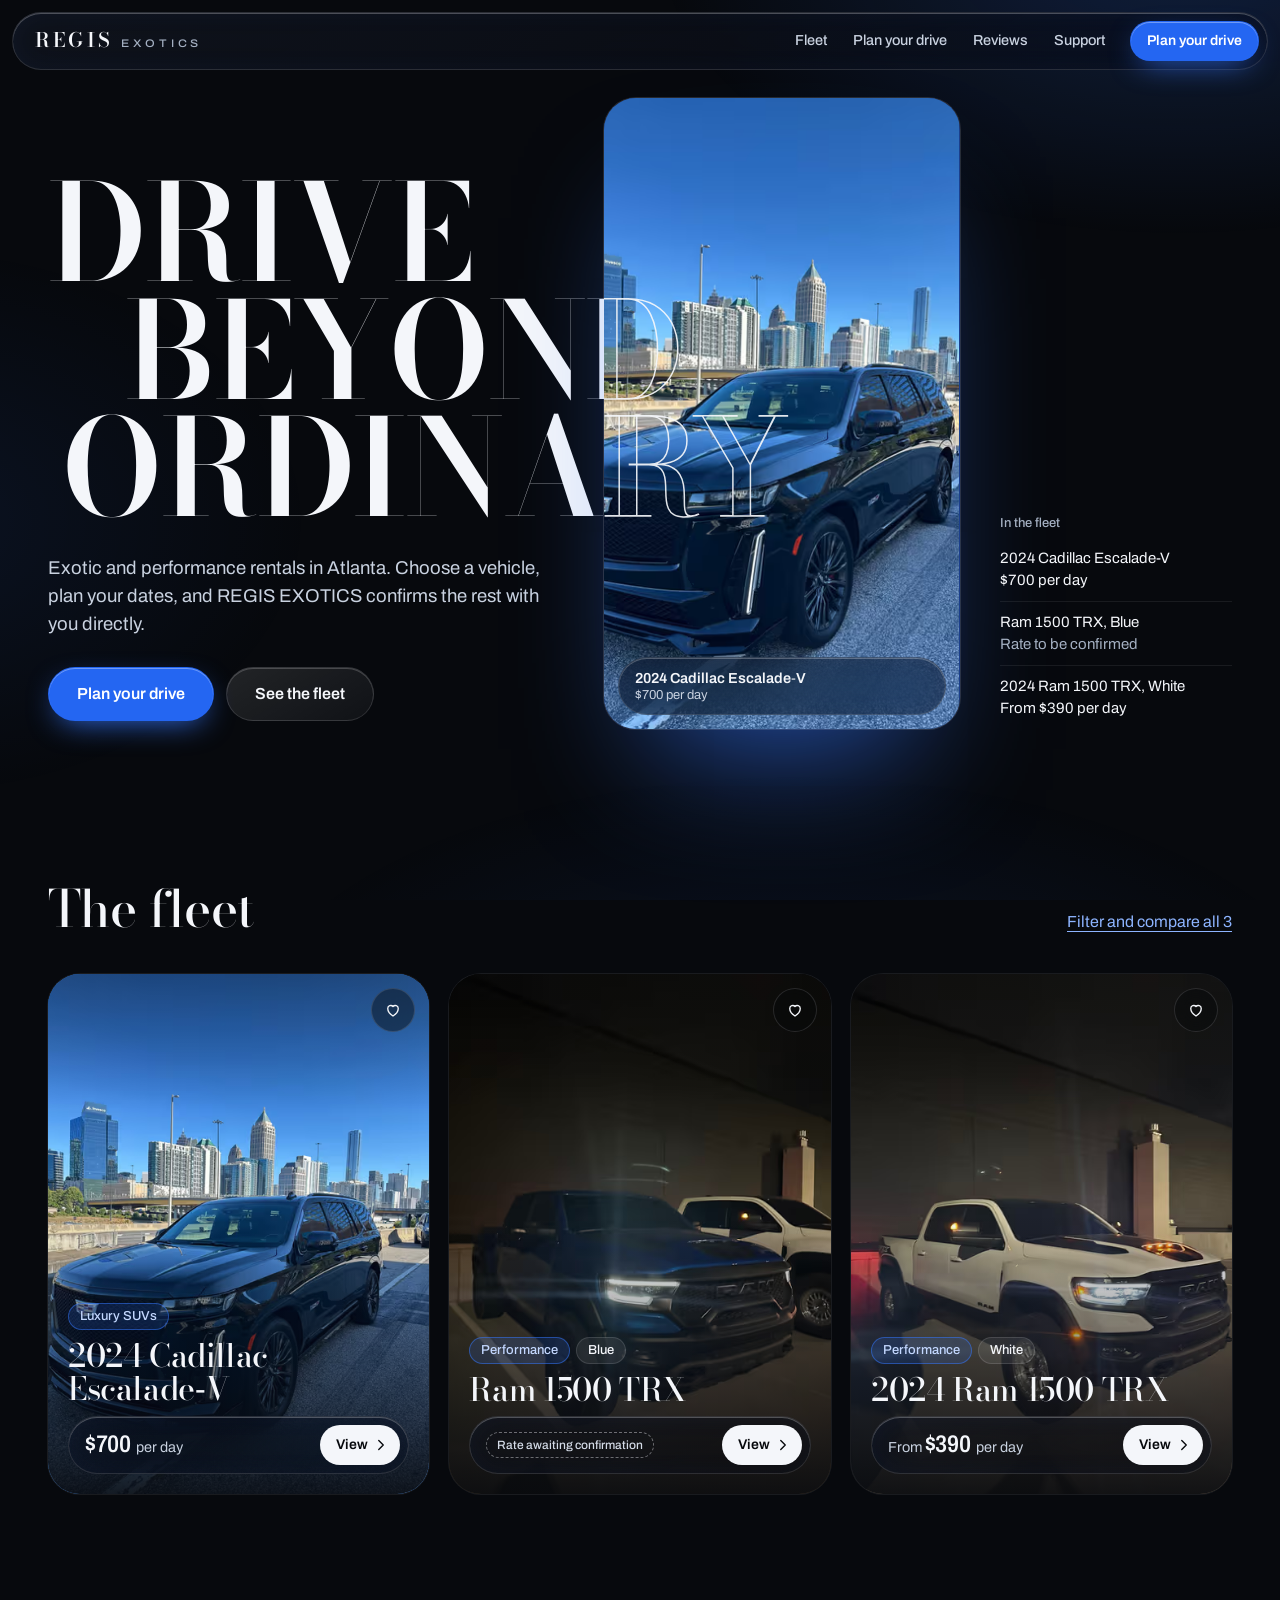
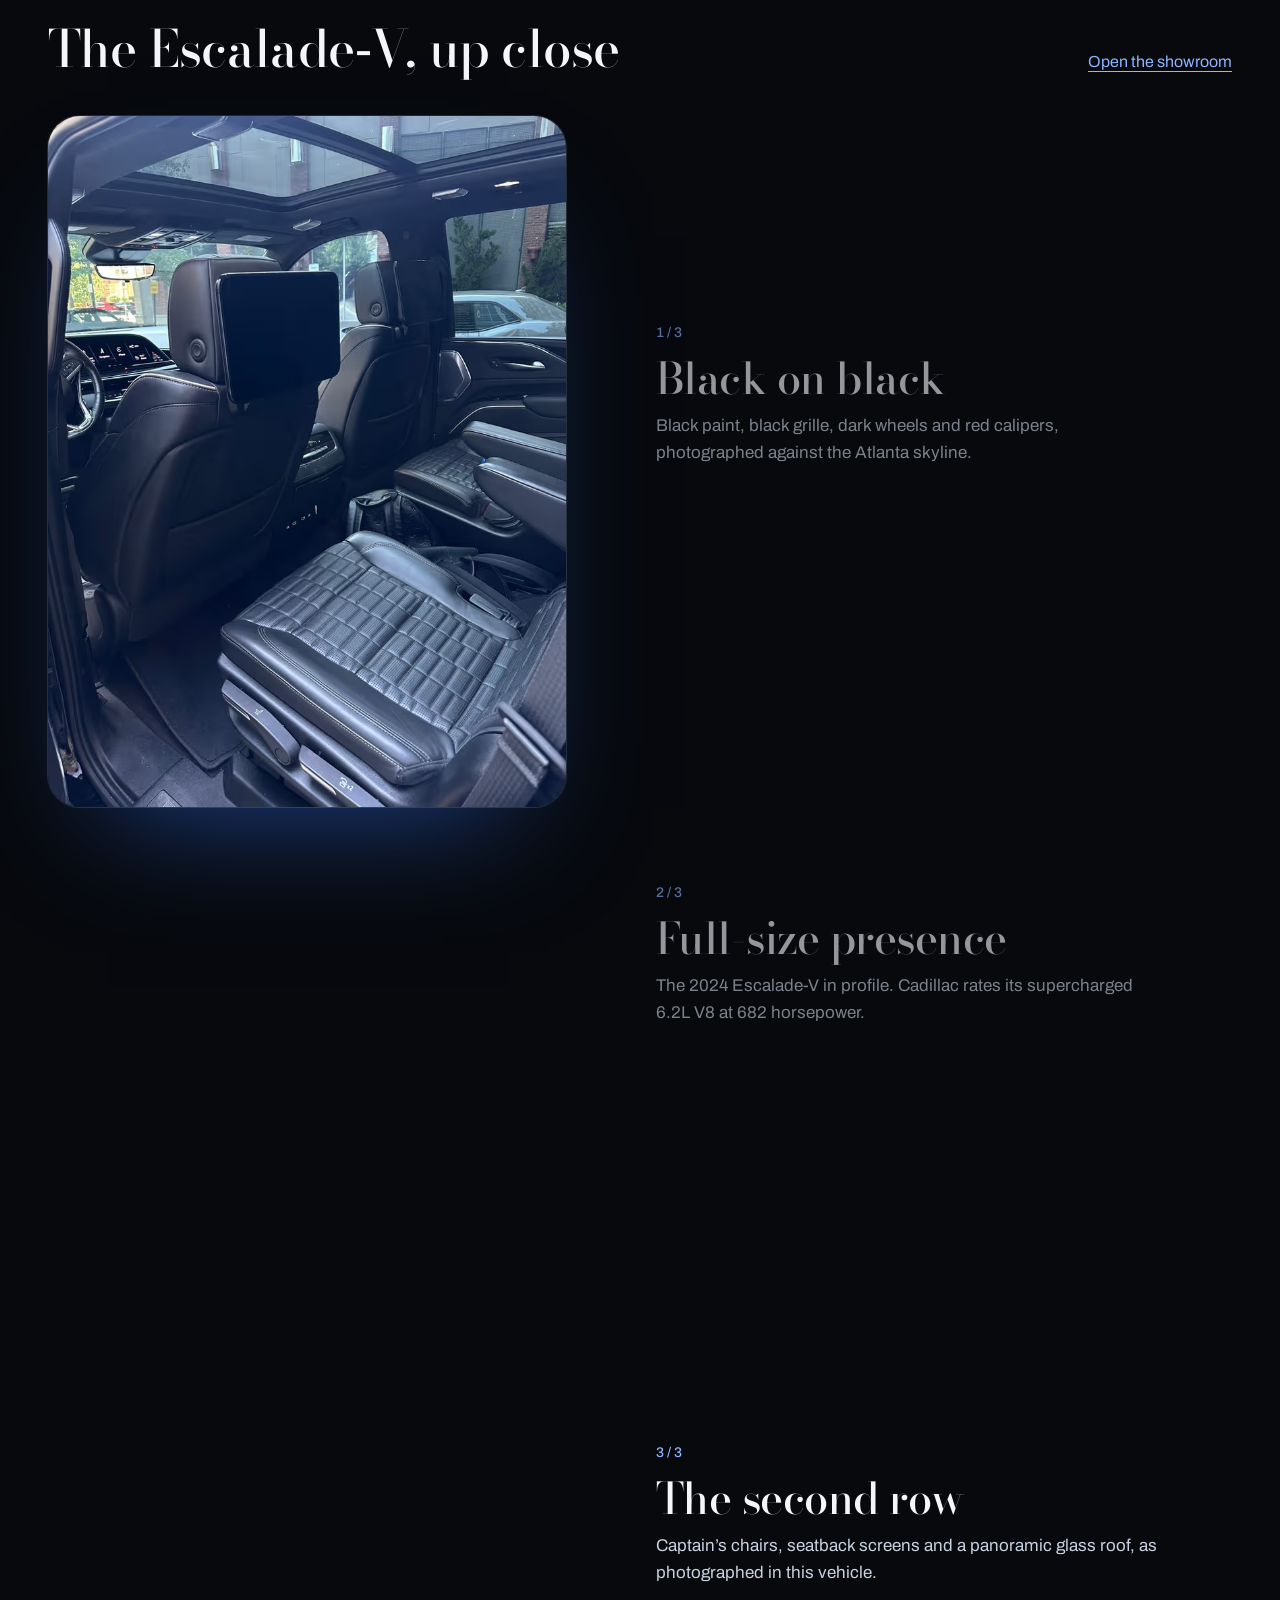
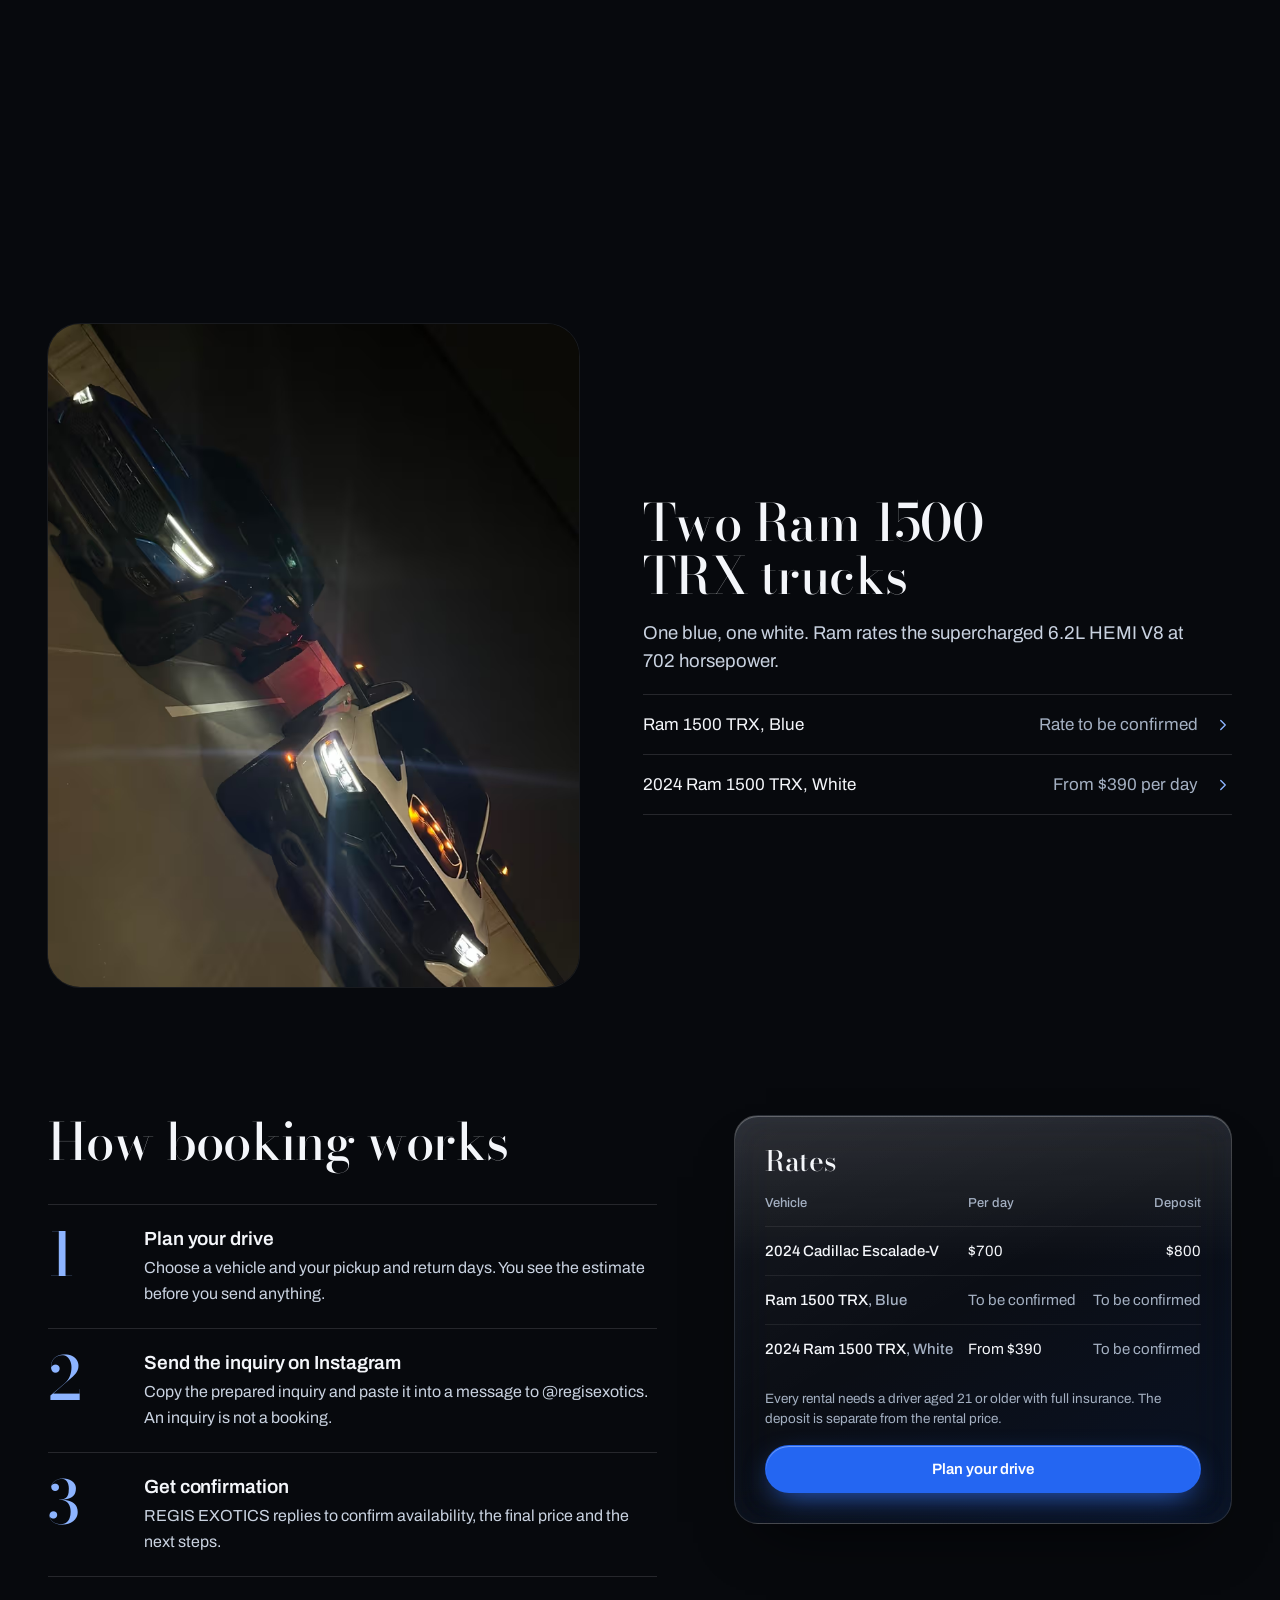
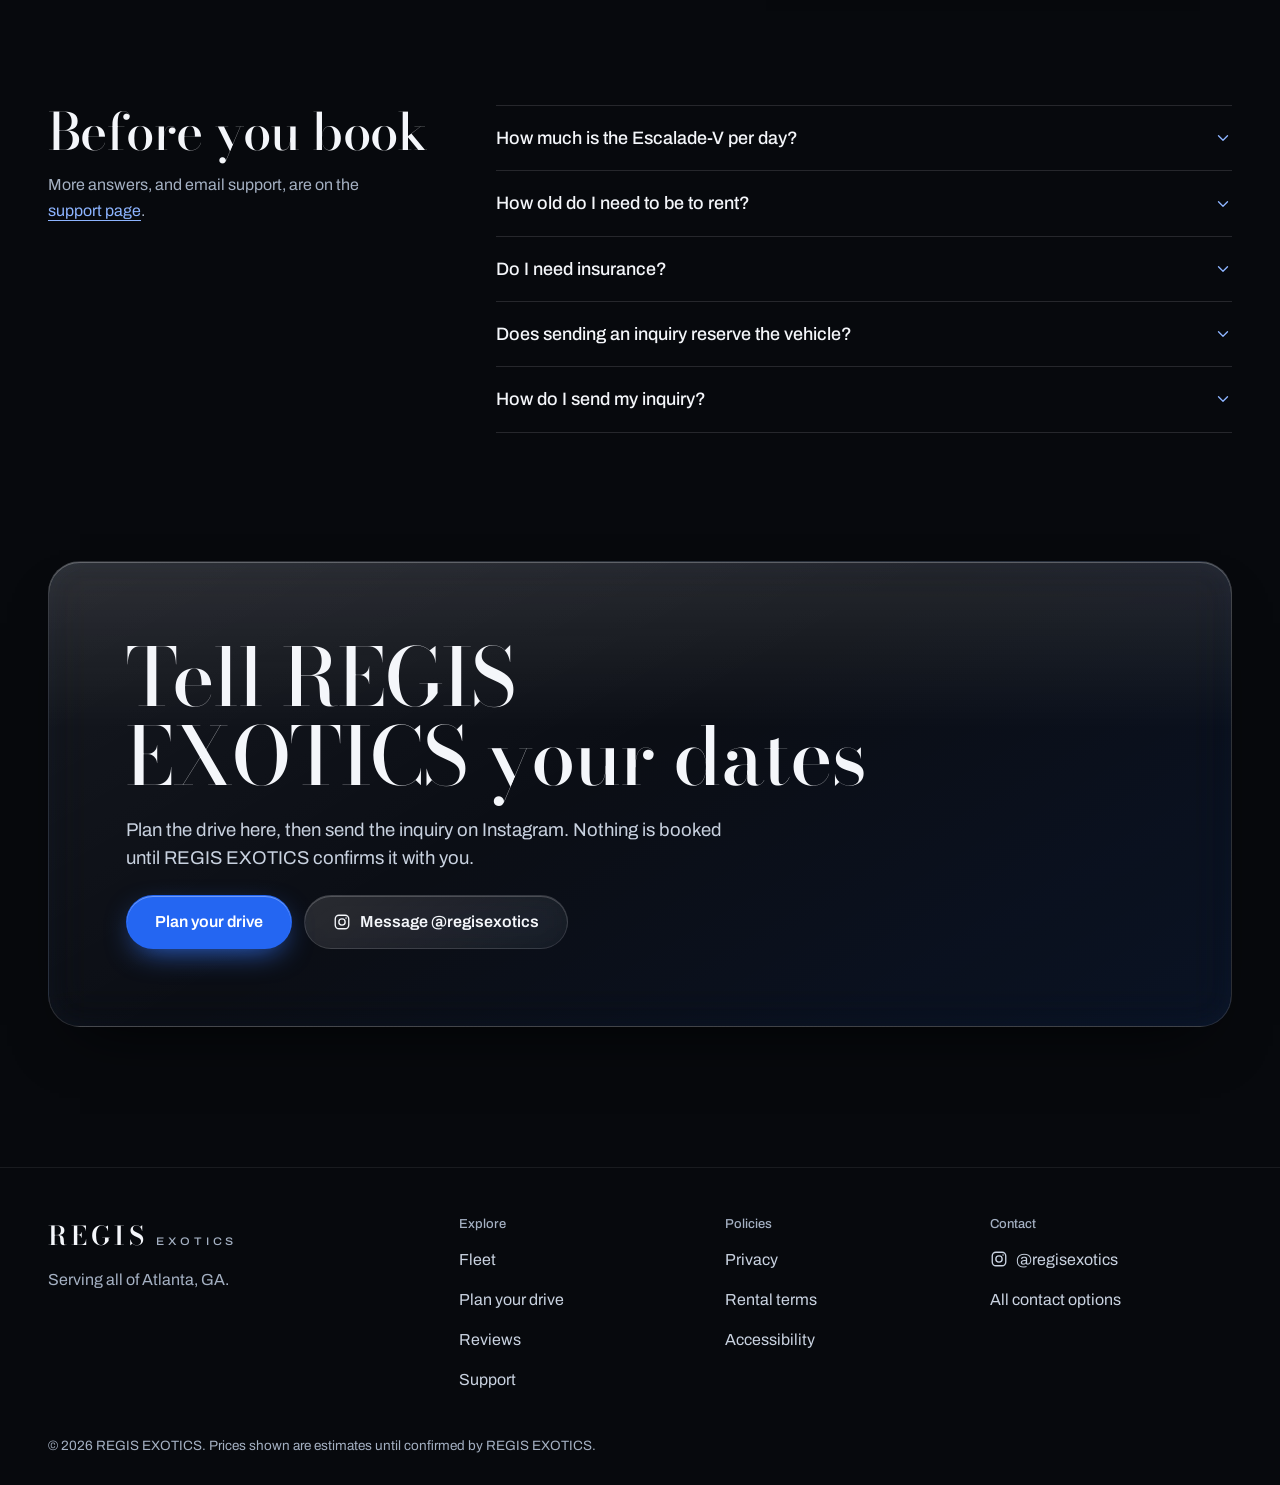
<file: index.html>
<!doctype html>
<html lang="en" class="no-js">
<head>
<meta name="robots" content="noindex, nofollow">
<meta charset="utf-8">
<meta name="viewport" content="width=device-width, initial-scale=1, viewport-fit=cover">
<title>Exotic Car Rental in Atlanta, GA | REGIS EXOTICS</title>
<meta name="description" content="Exotic and performance rentals in Atlanta, GA. 2024 Cadillac Escalade-V from $700 per day. Drivers 21+ with full insurance.">
<meta name="theme-color" content="#07090d">
<meta name="color-scheme" content="dark">
<meta property="og:type" content="website">
<meta property="og:site_name" content="REGIS EXOTICS">
<meta property="og:title" content="Exotic Car Rental in Atlanta, GA | REGIS EXOTICS">
<meta property="og:description" content="Exotic and performance rentals in Atlanta, GA. 2024 Cadillac Escalade-V from $700 per day. Drivers 21+ with full insurance.">
<meta property="og:image" content="public/og/regis-exotics-og.jpg">
<meta property="og:image:width" content="1200">
<meta property="og:image:height" content="630">
<meta property="og:image:alt" content="Black 2024 Cadillac Escalade-V in front of the Atlanta skyline">
<meta name="twitter:card" content="summary_large_image">
<link rel="icon" href="public/favicon.svg" type="image/svg+xml">
<link rel="preload" as="image" type="image/avif" imagesrcset="public/img/cadillac-escalade-v/exterior/01-front-three-quarter-480.avif 480w, public/img/cadillac-escalade-v/exterior/01-front-three-quarter-768.avif 768w, public/img/cadillac-escalade-v/exterior/01-front-three-quarter-1080.avif 1080w, public/img/cadillac-escalade-v/exterior/01-front-three-quarter-1290.avif 1290w" imagesizes="(min-width: 960px) 30vw, (min-width: 600px) 440px, 100vw" fetchpriority="high">
<link rel="stylesheet" href="assets/site.css?v=95b3bc5d">
<script>document.documentElement.className='js';</script>
<script type="application/ld+json">{"@context":"https://schema.org","@type":"AutoRental","name":"REGIS EXOTICS","description":"Exotic and performance rentals in Atlanta, GA. 2024 Cadillac Escalade-V from $700 per day. Drivers 21+ with full insurance.","areaServed":{"@type":"City","name":"Atlanta, GA"},"address":{"@type":"PostalAddress","addressLocality":"Atlanta","addressRegion":"GA","addressCountry":"US"},"sameAs":["https://www.instagram.com/regisexotics/"]}</script>
</head>
<body data-page="home" class="has-bookbar">
<a class="skip" href="#main">Skip to content</a>
<header class="nav" data-nav>
  <div class="nav__pill glass">
    <a class="wordmark " href="index.html"><span class="wordmark__a">Regis</span> <span class="wordmark__b">Exotics</span><span class="sr"> home</span></a>
    <nav class="nav__links" aria-label="Main">
      <a href="fleet.html">Fleet</a>
      <a href="plan.html">Plan your drive</a>
      <a href="reviews.html">Reviews</a>
      <a href="support.html">Support</a>
    </nav>
    <a class="nav__saved" href="fleet.html#saved" data-saved-link hidden><svg class="i" viewBox="0 0 24 24" width="18" height="18" fill="none" stroke="currentColor" stroke-width="1.8" stroke-linecap="round" stroke-linejoin="round" aria-hidden="true"><path d="M12 20s-7-4.400-7-10a4 4 0 0 1 7-2.600A4 4 0 0 1 19 10c0 5.600-7 10-7 10Z"/></svg><span><span data-saved-count>0</span> saved</span></a>
    <a class="btn btn--primary btn--sm nav__cta" href="plan.html" data-track="Request Booking" data-magnetic>Plan your drive</a>
    <button type="button" class="nav__toggle" aria-expanded="false" aria-controls="menu" data-menu-toggle><svg class="i" viewBox="0 0 24 24" width="18" height="18" fill="none" stroke="currentColor" stroke-width="1.8" stroke-linecap="round" stroke-linejoin="round" aria-hidden="true"><path d="M4 8h16M4 16h16"/></svg><span>Menu</span></button>
  </div>
  <div class="menu glass" id="menu" data-menu hidden>
    <nav aria-label="Menu">
      <a href="fleet.html">Fleet</a>
      <a href="plan.html">Plan your drive</a>
      <a href="reviews.html">Reviews</a>
      <a href="support.html">Support</a>
      <a href="contact.html">Contact</a>
    </nav>
    <a class="btn btn--glass btn--block" href="https://ig.me/m/regisexotics" target="_blank" rel="noopener" data-track="Instagram click"><svg class="i" viewBox="0 0 24 24" width="18" height="18" fill="none" stroke="currentColor" stroke-width="1.8" stroke-linecap="round" stroke-linejoin="round" aria-hidden="true"><rect x="3" y="3" width="18" height="18" rx="5"/><circle cx="12" cy="12" r="4.2"/><circle cx="17.4" cy="6.6" r="1" fill="currentColor" stroke="none"/></svg><span>Message @regisexotics</span></a>
  </div>
</header>
<main id="main">
<section class="hero" aria-labelledby="hero-h">
  <div class="wrap hero__stage">
    <h1 class="hero__title" id="hero-h"><span class="hero__line hero__line--1">Drive</span> <span class="hero__line hero__line--2">beyond</span> <span class="hero__line hero__line--3">ordinary</span></h1>
    <div class="hero__copy">
      <p class="lede">Exotic and performance rentals in Atlanta. Choose a vehicle, plan your dates, and REGIS EXOTICS confirms the rest with you directly.</p>
      <div class="actions">
        <a class="btn btn--primary btn--lg" href="plan.html" data-track="Request Booking" data-magnetic>Plan your drive</a>
        <a class="btn btn--glass btn--lg" href="fleet.html">See the fleet</a>
      </div>
    </div>
    <figure class="hero__frame" data-hero>
      <picture>
  <source type="image/avif" srcset="public/img/cadillac-escalade-v/exterior/01-front-three-quarter-480.avif 480w, public/img/cadillac-escalade-v/exterior/01-front-three-quarter-768.avif 768w, public/img/cadillac-escalade-v/exterior/01-front-three-quarter-1080.avif 1080w, public/img/cadillac-escalade-v/exterior/01-front-three-quarter-1290.avif 1290w" sizes="(min-width: 960px) 30vw, (min-width: 600px) 440px, 100vw">
  <source type="image/webp" srcset="public/img/cadillac-escalade-v/exterior/01-front-three-quarter-480.webp 480w, public/img/cadillac-escalade-v/exterior/01-front-three-quarter-768.webp 768w, public/img/cadillac-escalade-v/exterior/01-front-three-quarter-1080.webp 1080w, public/img/cadillac-escalade-v/exterior/01-front-three-quarter-1290.webp 1290w" sizes="(min-width: 960px) 30vw, (min-width: 600px) 440px, 100vw">
  <img class="hero__poster" src="public/img/cadillac-escalade-v/exterior/01-front-three-quarter-1080.jpg" width="1290" height="1720" alt="Black 2024 Cadillac Escalade-V from the front corner, with the Atlanta skyline behind it under a clear blue sky" fetchpriority="high" decoding="async" style="background-color:rgb(40,104,184)">
</picture>
      <video class="hero__video" data-hero-video muted loop playsinline preload="none" width="540" height="960" aria-label="Silent 12-second clip: the Escalade-V from the front, along the driver side, then into the second row." data-src="public/media/cadillac-escalade-v/skyline-walkaround.mp4"></video>
      <p class="hero__ghost" aria-hidden="true"><span class="hero__line hero__line--1">Drive</span> <span class="hero__line hero__line--2">beyond</span> <span class="hero__line hero__line--3">ordinary</span></p>
      <figcaption class="hero__cap glass">
        <a href="fleet/cadillac-escalade-v.html" data-track="View Details"><strong>2024 Cadillac <span class="nw">Escalade<span class="hy">-</span>V</span></strong><span>$700 per day</span></a>
        <button type="button" class="hero__pause" data-hero-pause aria-pressed="false" aria-label="Pause video" hidden><svg class="i" viewBox="0 0 24 24" width="18" height="18" fill="none" stroke="currentColor" stroke-width="1.8" stroke-linecap="round" stroke-linejoin="round" aria-hidden="true"><path d="M8 5v14M16 5v14" stroke-width="2.600"/></svg></button>
      </figcaption>
    </figure>
    <nav class="hero__index" aria-label="In the fleet">
      <h2 class="hero__index-h">In the fleet</h2>
      <ul>
        <li><a href="fleet/cadillac-escalade-v.html" data-track="View Details"><span>2024 Cadillac Escalade-V</span><span class="">$700 per day</span></a></li>
        <li><a href="fleet/ram-trx-blue.html" data-track="View Details"><span>Ram 1500 TRX, Blue</span><span class="muted">Rate to be confirmed</span></a></li>
        <li><a href="fleet/ram-trx-white.html" data-track="View Details"><span>2024 Ram 1500 TRX, White</span><span class="">From $390 per day</span></a></li>
      </ul>
    </nav>
  </div>
</section>
<section class="section" id="fleet" aria-labelledby="fleet-h">
  <div class="wrap">
    <div class="section__head">
      <h2 id="fleet-h">The fleet</h2>
      <a class="link" href="fleet.html">Filter and compare all 3</a>
    </div>
    <div class="lineup" data-lineup>
      <article class="plate" data-vehicle-card data-category="Luxury SUVs" data-slug="cadillac-escalade-v">
  <a class="plate__media" href="fleet/cadillac-escalade-v.html" tabindex="-1" aria-hidden="true" data-track="View Details">
    <picture>
  <source type="image/avif" srcset="public/img/cadillac-escalade-v/exterior/01-front-three-quarter-480.avif 480w, public/img/cadillac-escalade-v/exterior/01-front-three-quarter-768.avif 768w, public/img/cadillac-escalade-v/exterior/01-front-three-quarter-1080.avif 1080w, public/img/cadillac-escalade-v/exterior/01-front-three-quarter-1290.avif 1290w" sizes="(min-width: 1000px) 30vw, (min-width: 640px) 46vw, 88vw">
  <source type="image/webp" srcset="public/img/cadillac-escalade-v/exterior/01-front-three-quarter-480.webp 480w, public/img/cadillac-escalade-v/exterior/01-front-three-quarter-768.webp 768w, public/img/cadillac-escalade-v/exterior/01-front-three-quarter-1080.webp 1080w, public/img/cadillac-escalade-v/exterior/01-front-three-quarter-1290.webp 1290w" sizes="(min-width: 1000px) 30vw, (min-width: 640px) 46vw, 88vw">
  <img class="" src="public/img/cadillac-escalade-v/exterior/01-front-three-quarter-1080.jpg" width="1290" height="1720" alt="" loading="lazy" decoding="async" style="background-color:rgb(40,104,184)">
</picture>
  </a>
  <button type="button" class="plate__save" data-save="cadillac-escalade-v" aria-pressed="false" aria-label="Save the 2024 Cadillac Escalade-V"><svg class="i" viewBox="0 0 24 24" width="18" height="18" fill="none" stroke="currentColor" stroke-width="1.8" stroke-linecap="round" stroke-linejoin="round" aria-hidden="true"><path d="M12 20s-7-4.400-7-10a4 4 0 0 1 7-2.600A4 4 0 0 1 19 10c0 5.600-7 10-7 10Z"/></svg></button>
  <div class="plate__body">
    <p class="plate__meta"><span class="chip">Luxury SUVs</span></p>
    <h3 class="plate__name"><a href="fleet/cadillac-escalade-v.html" data-track="View Details">2024 Cadillac <span class="nw">Escalade<span class="hy">-</span>V</span></a></h3>
    <div class="plate__foot glass">
      <p class="plate__rate"><strong>$700</strong> per day</p>
      <a class="plate__go" href="fleet/cadillac-escalade-v.html" data-track="View Details">View<span class="sr"> the 2024 Cadillac Escalade-V</span><svg class="i" viewBox="0 0 24 24" width="18" height="18" fill="none" stroke="currentColor" stroke-width="1.8" stroke-linecap="round" stroke-linejoin="round" aria-hidden="true"><path d="m9 6 6 6-6 6"/></svg></a>
    </div>
  </div>
</article>
      <article class="plate" data-vehicle-card data-category="Performance" data-slug="ram-trx-blue">
  <a class="plate__media" href="fleet/ram-trx-blue.html" tabindex="-1" aria-hidden="true" data-track="View Details">
    <picture>
  <source type="image/avif" srcset="public/img/ram-trx-blue/exterior/01-front-three-quarter-480.avif 480w, public/img/ram-trx-blue/exterior/01-front-three-quarter-768.avif 768w, public/img/ram-trx-blue/exterior/01-front-three-quarter-1080.avif 1080w" sizes="(min-width: 1000px) 30vw, (min-width: 640px) 46vw, 88vw">
  <source type="image/webp" srcset="public/img/ram-trx-blue/exterior/01-front-three-quarter-480.webp 480w, public/img/ram-trx-blue/exterior/01-front-three-quarter-768.webp 768w, public/img/ram-trx-blue/exterior/01-front-three-quarter-1080.webp 1080w" sizes="(min-width: 1000px) 30vw, (min-width: 640px) 46vw, 88vw">
  <img class="" src="public/img/ram-trx-blue/exterior/01-front-three-quarter-1080.jpg" width="1170" height="1560" alt="" loading="lazy" decoding="async" style="background-color:rgb(8,8,8)">
</picture>
  </a>
  <button type="button" class="plate__save" data-save="ram-trx-blue" aria-pressed="false" aria-label="Save the Ram 1500 TRX (Blue)"><svg class="i" viewBox="0 0 24 24" width="18" height="18" fill="none" stroke="currentColor" stroke-width="1.8" stroke-linecap="round" stroke-linejoin="round" aria-hidden="true"><path d="M12 20s-7-4.400-7-10a4 4 0 0 1 7-2.600A4 4 0 0 1 19 10c0 5.600-7 10-7 10Z"/></svg></button>
  <div class="plate__body">
    <p class="plate__meta"><span class="chip">Performance</span><span class="chip chip--plain">Blue</span></p>
    <h3 class="plate__name"><a href="fleet/ram-trx-blue.html" data-track="View Details">Ram <span class="nw">1500 TRX</span></a></h3>
    <div class="plate__foot glass">
      <p class="plate__rate"><span class="badge">Rate awaiting confirmation</span></p>
      <a class="plate__go" href="fleet/ram-trx-blue.html" data-track="View Details">View<span class="sr"> the Ram 1500 TRX (Blue)</span><svg class="i" viewBox="0 0 24 24" width="18" height="18" fill="none" stroke="currentColor" stroke-width="1.8" stroke-linecap="round" stroke-linejoin="round" aria-hidden="true"><path d="m9 6 6 6-6 6"/></svg></a>
    </div>
  </div>
</article>
      <article class="plate" data-vehicle-card data-category="Performance" data-slug="ram-trx-white">
  <a class="plate__media" href="fleet/ram-trx-white.html" tabindex="-1" aria-hidden="true" data-track="View Details">
    <picture>
  <source type="image/avif" srcset="public/img/ram-trx-white/exterior/01-front-three-quarter-480.avif 480w, public/img/ram-trx-white/exterior/01-front-three-quarter-768.avif 768w, public/img/ram-trx-white/exterior/01-front-three-quarter-1080.avif 1080w" sizes="(min-width: 1000px) 30vw, (min-width: 640px) 46vw, 88vw">
  <source type="image/webp" srcset="public/img/ram-trx-white/exterior/01-front-three-quarter-480.webp 480w, public/img/ram-trx-white/exterior/01-front-three-quarter-768.webp 768w, public/img/ram-trx-white/exterior/01-front-three-quarter-1080.webp 1080w" sizes="(min-width: 1000px) 30vw, (min-width: 640px) 46vw, 88vw">
  <img class="" src="public/img/ram-trx-white/exterior/01-front-three-quarter-1080.jpg" width="1170" height="1560" alt="" loading="lazy" decoding="async" style="background-color:rgb(24,24,24)">
</picture>
  </a>
  <button type="button" class="plate__save" data-save="ram-trx-white" aria-pressed="false" aria-label="Save the 2024 Ram 1500 TRX (White)"><svg class="i" viewBox="0 0 24 24" width="18" height="18" fill="none" stroke="currentColor" stroke-width="1.8" stroke-linecap="round" stroke-linejoin="round" aria-hidden="true"><path d="M12 20s-7-4.400-7-10a4 4 0 0 1 7-2.600A4 4 0 0 1 19 10c0 5.600-7 10-7 10Z"/></svg></button>
  <div class="plate__body">
    <p class="plate__meta"><span class="chip">Performance</span><span class="chip chip--plain">White</span></p>
    <h3 class="plate__name"><a href="fleet/ram-trx-white.html" data-track="View Details">2024 Ram <span class="nw">1500 TRX</span></a></h3>
    <div class="plate__foot glass">
      <p class="plate__rate">From <strong>$390</strong> per day</p>
      <a class="plate__go" href="fleet/ram-trx-white.html" data-track="View Details">View<span class="sr"> the 2024 Ram 1500 TRX (White)</span><svg class="i" viewBox="0 0 24 24" width="18" height="18" fill="none" stroke="currentColor" stroke-width="1.8" stroke-linecap="round" stroke-linejoin="round" aria-hidden="true"><path d="m9 6 6 6-6 6"/></svg></a>
    </div>
  </div>
</article>
    </div>
  </div>
</section>
<section class="section story" aria-labelledby="story-h" data-story>
  <div class="wrap">
    <div class="section__head">
      <h2 id="story-h">The <span class="nw">Escalade<span class="hy">-</span>V</span>, up close</h2>
      <a class="link" href="fleet/cadillac-escalade-v.html" data-track="View Details">Open the showroom</a>
    </div>
    <div class="story__grid">
      <div class="story__stage" aria-hidden="true">
        <div class="story__shot is-on" data-story-shot="0"><picture>
  <source type="image/avif" srcset="public/img/cadillac-escalade-v/exterior/02-skyline-480.avif 480w, public/img/cadillac-escalade-v/exterior/02-skyline-768.avif 768w, public/img/cadillac-escalade-v/exterior/02-skyline-1080.avif 1080w, public/img/cadillac-escalade-v/exterior/02-skyline-1290.avif 1290w" sizes="(min-width: 900px) 40vw, 1px">
  <source type="image/webp" srcset="public/img/cadillac-escalade-v/exterior/02-skyline-480.webp 480w, public/img/cadillac-escalade-v/exterior/02-skyline-768.webp 768w, public/img/cadillac-escalade-v/exterior/02-skyline-1080.webp 1080w, public/img/cadillac-escalade-v/exterior/02-skyline-1290.webp 1290w" sizes="(min-width: 900px) 40vw, 1px">
  <img class="" src="public/img/cadillac-escalade-v/exterior/02-skyline-1080.jpg" width="1290" height="1720" alt="" loading="lazy" decoding="async" style="background-color:rgb(56,120,200)">
</picture></div>
        <div class="story__shot" data-story-shot="1"><picture>
  <source type="image/avif" srcset="public/img/cadillac-escalade-v/exterior/03-profile-street-480.avif 480w, public/img/cadillac-escalade-v/exterior/03-profile-street-768.avif 768w, public/img/cadillac-escalade-v/exterior/03-profile-street-1080.avif 1080w" sizes="(min-width: 900px) 40vw, 1px">
  <source type="image/webp" srcset="public/img/cadillac-escalade-v/exterior/03-profile-street-480.webp 480w, public/img/cadillac-escalade-v/exterior/03-profile-street-768.webp 768w, public/img/cadillac-escalade-v/exterior/03-profile-street-1080.webp 1080w" sizes="(min-width: 900px) 40vw, 1px">
  <img class="" src="public/img/cadillac-escalade-v/exterior/03-profile-street-1080.jpg" width="1170" height="1560" alt="" loading="lazy" decoding="async" style="background-color:rgb(120,120,120)">
</picture></div>
        <div class="story__shot" data-story-shot="2"><picture>
  <source type="image/avif" srcset="public/img/cadillac-escalade-v/interior/01-second-row-480.avif 480w, public/img/cadillac-escalade-v/interior/01-second-row-768.avif 768w, public/img/cadillac-escalade-v/interior/01-second-row-1080.avif 1080w" sizes="(min-width: 900px) 40vw, 1px">
  <source type="image/webp" srcset="public/img/cadillac-escalade-v/interior/01-second-row-480.webp 480w, public/img/cadillac-escalade-v/interior/01-second-row-768.webp 768w, public/img/cadillac-escalade-v/interior/01-second-row-1080.webp 1080w" sizes="(min-width: 900px) 40vw, 1px">
  <img class="" src="public/img/cadillac-escalade-v/interior/01-second-row-1080.jpg" width="1170" height="1560" alt="" loading="lazy" decoding="async" style="background-color:rgb(8,24,40)">
</picture></div>
      </div>
      <ol class="story__steps">
        <li class="story__step is-on" data-story-step="0">
          <div class="story__inline"><picture>
  <source type="image/avif" srcset="public/img/cadillac-escalade-v/exterior/02-skyline-480.avif 480w, public/img/cadillac-escalade-v/exterior/02-skyline-768.avif 768w, public/img/cadillac-escalade-v/exterior/02-skyline-1080.avif 1080w, public/img/cadillac-escalade-v/exterior/02-skyline-1290.avif 1290w" sizes="(min-width: 900px) 1px, 92vw">
  <source type="image/webp" srcset="public/img/cadillac-escalade-v/exterior/02-skyline-480.webp 480w, public/img/cadillac-escalade-v/exterior/02-skyline-768.webp 768w, public/img/cadillac-escalade-v/exterior/02-skyline-1080.webp 1080w, public/img/cadillac-escalade-v/exterior/02-skyline-1290.webp 1290w" sizes="(min-width: 900px) 1px, 92vw">
  <img class="" src="public/img/cadillac-escalade-v/exterior/02-skyline-1080.jpg" width="1290" height="1720" alt="Black 2024 Cadillac Escalade-V parked in front of the Atlanta skyline, front and driver side in view" loading="lazy" decoding="async" style="background-color:rgb(56,120,200)">
</picture></div>
          <h3>Black on black</h3>
          <p>Black paint, black grille, dark wheels and red calipers, photographed against the Atlanta skyline.</p>
        </li>
        <li class="story__step" data-story-step="1">
          <div class="story__inline"><picture>
  <source type="image/avif" srcset="public/img/cadillac-escalade-v/exterior/03-profile-street-480.avif 480w, public/img/cadillac-escalade-v/exterior/03-profile-street-768.avif 768w, public/img/cadillac-escalade-v/exterior/03-profile-street-1080.avif 1080w" sizes="(min-width: 900px) 1px, 92vw">
  <source type="image/webp" srcset="public/img/cadillac-escalade-v/exterior/03-profile-street-480.webp 480w, public/img/cadillac-escalade-v/exterior/03-profile-street-768.webp 768w, public/img/cadillac-escalade-v/exterior/03-profile-street-1080.webp 1080w" sizes="(min-width: 900px) 1px, 92vw">
  <img class="" src="public/img/cadillac-escalade-v/exterior/03-profile-street-1080.jpg" width="1170" height="1560" alt="Black 2024 Cadillac Escalade-V in side profile on a brick-paved Atlanta street" loading="lazy" decoding="async" style="background-color:rgb(120,120,120)">
</picture></div>
          <h3>Full-size presence</h3>
          <p>The 2024 Escalade-V in profile. Cadillac rates its supercharged 6.2L V8 at 682 horsepower.</p>
        </li>
        <li class="story__step" data-story-step="2">
          <div class="story__inline"><picture>
  <source type="image/avif" srcset="public/img/cadillac-escalade-v/interior/01-second-row-480.avif 480w, public/img/cadillac-escalade-v/interior/01-second-row-768.avif 768w, public/img/cadillac-escalade-v/interior/01-second-row-1080.avif 1080w" sizes="(min-width: 900px) 1px, 92vw">
  <source type="image/webp" srcset="public/img/cadillac-escalade-v/interior/01-second-row-480.webp 480w, public/img/cadillac-escalade-v/interior/01-second-row-768.webp 768w, public/img/cadillac-escalade-v/interior/01-second-row-1080.webp 1080w" sizes="(min-width: 900px) 1px, 92vw">
  <img class="" src="public/img/cadillac-escalade-v/interior/01-second-row-1080.jpg" width="1170" height="1560" alt="Second row of the Escalade-V: black quilted captain’s chairs, two seatback screens and a panoramic glass roof" loading="lazy" decoding="async" style="background-color:rgb(8,24,40)">
</picture></div>
          <h3>The second row</h3>
          <p>Captain’s chairs, seatback screens and a panoramic glass roof, as photographed in this vehicle.</p>
        </li>
      </ol>
    </div>
  </div>
</section>
<section class="section duo" aria-labelledby="duo-h">
  <div class="wrap duo__grid">
    <div class="duo__media"><picture>
  <source type="image/avif" srcset="public/img/shared/trx-pair-480.avif 480w, public/img/shared/trx-pair-768.avif 768w, public/img/shared/trx-pair-1080.avif 1080w" sizes="(min-width: 900px) 44vw, 92vw">
  <source type="image/webp" srcset="public/img/shared/trx-pair-480.webp 480w, public/img/shared/trx-pair-768.webp 768w, public/img/shared/trx-pair-1080.webp 1080w" sizes="(min-width: 900px) 44vw, 92vw">
  <img class="" src="public/img/shared/trx-pair-1080.jpg" width="1170" height="1560" alt="A blue and a white Ram 1500 TRX parked nose to nose at night, headlights on" loading="lazy" decoding="async" style="background-color:rgb(8,8,8)">
</picture></div>
    <div class="duo__copy">
      <h2 id="duo-h">Two Ram 1500 TRX trucks</h2>
      <p class="lede">One blue, one white. Ram rates the supercharged 6.2L HEMI V8 at 702 horsepower. </p>
      <ul class="duo__links">
        <li><a class="rowlink" href="fleet/ram-trx-blue.html" data-track="View Details"><span>Ram 1500 TRX, Blue</span><span class="muted">Rate to be confirmed</span><svg class="i" viewBox="0 0 24 24" width="18" height="18" fill="none" stroke="currentColor" stroke-width="1.8" stroke-linecap="round" stroke-linejoin="round" aria-hidden="true"><path d="m9 6 6 6-6 6"/></svg></a></li>
        <li><a class="rowlink" href="fleet/ram-trx-white.html" data-track="View Details"><span>2024 Ram 1500 TRX, White</span><span class="muted">From $390 per day</span><svg class="i" viewBox="0 0 24 24" width="18" height="18" fill="none" stroke="currentColor" stroke-width="1.8" stroke-linecap="round" stroke-linejoin="round" aria-hidden="true"><path d="m9 6 6 6-6 6"/></svg></a></li>
      </ul>
    </div>
  </div>
</section>
<section class="section" id="how" aria-labelledby="how-h">
  <div class="wrap how">
    <div>
      <h2 id="how-h">How booking works</h2>
      <ol class="steps">
        <li><h3>Plan your drive</h3><p>Choose a vehicle and your pickup and return days. You see the estimate before you send anything.</p></li>
        <li><h3>Send the inquiry on Instagram</h3><p>Copy the prepared inquiry and paste it into a message to @regisexotics. An inquiry is not a booking.</p></li>
        <li><h3>Get confirmation</h3><p>REGIS EXOTICS replies to confirm availability, the final price and the next steps.</p></li>
      </ol>
    </div>
    <div class="ratecard glass" aria-labelledby="rates-h">
      <h3 id="rates-h" class="ratecard__h">Rates</h3>
      <table class="rates">
        <thead><tr><th scope="col">Vehicle</th><th scope="col">Per day</th><th scope="col">Deposit</th></tr></thead>
        <tbody>
          <tr><th scope="row"><a href="fleet/cadillac-escalade-v.html">2024 Cadillac Escalade-V</a></th><td>$700</td><td>$800</td></tr>
          <tr><th scope="row"><a href="fleet/ram-trx-blue.html">Ram 1500 TRX<span class="muted">, Blue</span></a></th><td><span class="muted">To be confirmed</span></td><td><span class="muted">To be confirmed</span></td></tr>
          <tr><th scope="row"><a href="fleet/ram-trx-white.html">2024 Ram 1500 TRX<span class="muted">, White</span></a></th><td>From $390</td><td><span class="muted">To be confirmed</span></td></tr>
        </tbody>
      </table>
      <p class="muted fine">Every rental needs a driver aged 21 or older with full insurance. The deposit is separate from the rental price.</p>
      <a class="btn btn--primary btn--block" href="plan.html" data-track="Request Booking" data-magnetic>Plan your drive</a>
    </div>
  </div>
</section>
<section class="section" data-review-highlights hidden aria-labelledby="rv-h">
  <div class="wrap">
    <div class="section__head"><h2 id="rv-h">From renters</h2><a class="link" href="reviews.html">All reviews</a></div>
    <div class="reviewgrid" data-review-list data-limit="3"></div>
  </div>
</section>
<section class="section" id="faq" aria-labelledby="faq-h">
  <div class="wrap faqwrap">
    <div class="faqwrap__head">
      <h2 id="faq-h">Before you book</h2>
      <p class="muted">More answers, and email support, are on the <a class="link" href="support.html">support page</a>.</p>
    </div>
    <div class="faq">
      <details class="faq__item">
        <summary><span>How much is the Escalade-V per day?</span><svg class="i" viewBox="0 0 24 24" width="18" height="18" fill="none" stroke="currentColor" stroke-width="1.8" stroke-linecap="round" stroke-linejoin="round" aria-hidden="true"><path d="m6 9 6 6 6-6"/></svg></summary>
        <div class="faq__a"><p>$700 per day, plus a separate $800 deposit. The estimator counts calendar days from pickup to return, with a one-day minimum.</p></div>
      </details>
      <details class="faq__item">
        <summary><span>How old do I need to be to rent?</span><svg class="i" viewBox="0 0 24 24" width="18" height="18" fill="none" stroke="currentColor" stroke-width="1.8" stroke-linecap="round" stroke-linejoin="round" aria-hidden="true"><path d="m6 9 6 6 6-6"/></svg></summary>
        <div class="faq__a"><p>You need to be 21 or older.</p></div>
      </details>
      <details class="faq__item">
        <summary><span>Do I need insurance?</span><svg class="i" viewBox="0 0 24 24" width="18" height="18" fill="none" stroke="currentColor" stroke-width="1.8" stroke-linecap="round" stroke-linejoin="round" aria-hidden="true"><path d="m6 9 6 6 6-6"/></svg></summary>
        <div class="faq__a"><p>Yes. Full insurance is required to rent.</p></div>
      </details>
      <details class="faq__item">
        <summary><span>Does sending an inquiry reserve the vehicle?</span><svg class="i" viewBox="0 0 24 24" width="18" height="18" fill="none" stroke="currentColor" stroke-width="1.8" stroke-linecap="round" stroke-linejoin="round" aria-hidden="true"><path d="m6 9 6 6 6-6"/></svg></summary>
        <div class="faq__a"><p>No. An inquiry is a request. Nothing is reserved until REGIS EXOTICS confirms availability and the final price with you.</p></div>
      </details>
      <details class="faq__item">
        <summary><span>How do I send my inquiry?</span><svg class="i" viewBox="0 0 24 24" width="18" height="18" fill="none" stroke="currentColor" stroke-width="1.8" stroke-linecap="round" stroke-linejoin="round" aria-hidden="true"><path d="m6 9 6 6 6-6"/></svg></summary>
        <div class="faq__a"><p>Plan your dates on this site, copy the prepared inquiry, then open @regisexotics on Instagram and paste it into a message. You send the message yourself.</p></div>
      </details>
    </div>
  </div>
</section>
<section class="section closing" aria-labelledby="closing-h">
  <div class="wrap">
    <div class="closing__box glass">
      <h2 id="closing-h" class="display">Tell REGIS EXOTICS your dates</h2>
      <p class="lede">Plan the drive here, then send the inquiry on Instagram. Nothing is booked until REGIS EXOTICS confirms it with you.</p>
      <div class="actions">
        <a class="btn btn--primary btn--lg" href="plan.html" data-track="Request Booking" data-magnetic>Plan your drive</a>
        <a class="btn btn--glass btn--lg" href="https://ig.me/m/regisexotics" target="_blank" rel="noopener" data-track="Instagram click"><svg class="i" viewBox="0 0 24 24" width="18" height="18" fill="none" stroke="currentColor" stroke-width="1.8" stroke-linecap="round" stroke-linejoin="round" aria-hidden="true"><rect x="3" y="3" width="18" height="18" rx="5"/><circle cx="12" cy="12" r="4.2"/><circle cx="17.4" cy="6.6" r="1" fill="currentColor" stroke="none"/></svg><span>Message @regisexotics</span></a>
      </div>
    </div>
  </div>
</section>
</main>
<footer class="footer">
  <div class="wrap footer__grid">
    <div class="footer__brand">
      <a class="wordmark wordmark--lg" href="index.html"><span class="wordmark__a">Regis</span> <span class="wordmark__b">Exotics</span><span class="sr"> home</span></a>
      <p class="muted">Serving all of Atlanta, GA.</p>
    </div>
    <nav class="footer__col" aria-label="Explore">
      <h2 class="footer__h">Explore</h2>
      <a href="fleet.html">Fleet</a>
      <a href="plan.html">Plan your drive</a>
      <a href="reviews.html">Reviews</a>
      <a href="support.html">Support</a>
    </nav>
    <nav class="footer__col" aria-label="Policies">
      <h2 class="footer__h">Policies</h2>
      <a href="privacy.html">Privacy</a>
      <a href="terms.html">Rental terms</a>
      <a href="accessibility.html">Accessibility</a>
    </nav>
    <div class="footer__col">
      <h2 class="footer__h">Contact</h2>
      <a href="https://www.instagram.com/regisexotics/" target="_blank" rel="noopener" data-track="Instagram click"><svg class="i" viewBox="0 0 24 24" width="18" height="18" fill="none" stroke="currentColor" stroke-width="1.8" stroke-linecap="round" stroke-linejoin="round" aria-hidden="true"><rect x="3" y="3" width="18" height="18" rx="5"/><circle cx="12" cy="12" r="4.2"/><circle cx="17.4" cy="6.6" r="1" fill="currentColor" stroke="none"/></svg><span>@regisexotics</span></a>
      
      <a href="contact.html">All contact options</a>
    </div>
  </div>
  <div class="wrap footer__base">
    <p class="muted">© 2026 REGIS EXOTICS. Prices shown are estimates until confirmed by REGIS EXOTICS.</p>
  </div>
</footer>
<aside class="bookbar" data-bookbar aria-label="Quick booking">
  <div class="bookbar__inner glass">
    <p class="bookbar__text"><strong><span class="nw">Escalade-V</span></strong><span>$700 per day</span></p>
    <a class="btn btn--primary btn--sm" href="plan.html?vehicle=cadillac-escalade-v" data-track="Request Booking">Plan your drive</a>
  </div>
</aside>
<script type="application/json" id="site-data">{"business":{"name":"REGIS EXOTICS","instagram":"regisexotics"},"requirements":{"minAge":21,"insurance":"Full insurance required"},"vehicles":[{"slug":"cadillac-escalade-v","name":"2024 Cadillac Escalade-V","short":"Escalade-V","category":"Luxury SUVs","dailyRate":700,"rateTiers":null,"longFrom":null,"rateLabel":"$700","deposit":800,"specs":[{"label":"Engine","value":"Supercharged 6.2L V8"},{"label":"Power","value":"682 hp"},{"label":"Torque","value":"653 lb-ft"},{"label":"Transmission","value":"10-speed automatic"},{"label":"Drive","value":"All-wheel drive"}],"url":"fleet/cadillac-escalade-v.html"},{"slug":"ram-trx-blue","name":"Ram 1500 TRX (Blue)","short":"1500 TRX, Blue","category":"Performance","dailyRate":null,"rateTiers":null,"longFrom":null,"rateLabel":null,"deposit":null,"specs":[{"label":"Engine","value":"Supercharged 6.2L HEMI V8"},{"label":"Power","value":"702 hp"},{"label":"Torque","value":"650 lb-ft"},{"label":"Transmission","value":"8-speed automatic"},{"label":"Drive","value":"Four-wheel drive"}],"url":"fleet/ram-trx-blue.html"},{"slug":"ram-trx-white","name":"2024 Ram 1500 TRX (White)","short":"1500 TRX, White","category":"Performance","dailyRate":390,"rateTiers":[{"minDays":1,"rate":460},{"minDays":2,"rate":430},{"minDays":3,"rate":390}],"longFrom":7,"rateLabel":"From $390","deposit":null,"specs":[{"label":"Engine","value":"Supercharged 6.2L HEMI V8"},{"label":"Power","value":"702 hp"},{"label":"Torque","value":"650 lb-ft"},{"label":"Transmission","value":"8-speed automatic"},{"label":"Drive","value":"Four-wheel drive"}],"url":"fleet/ram-trx-white.html"}],"urls":{"plan":"plan.html","fleet":"fleet.html","home":"index.html","support":"support.html"},"form":{"endpoint":""},"availability":{"endpoint":""},"reviews":{"endpoint":""},"support":{"endpoint":""},"analytics":{"provider":"none","plausibleDomain":"","plausibleScript":"https://plausible.io/js/script.js","ga4Id":""},"intro":null,"preview":true}</script>
<script src="assets/app.js?v=95b3bc5d" defer></script>
</body>
</html>
</file>
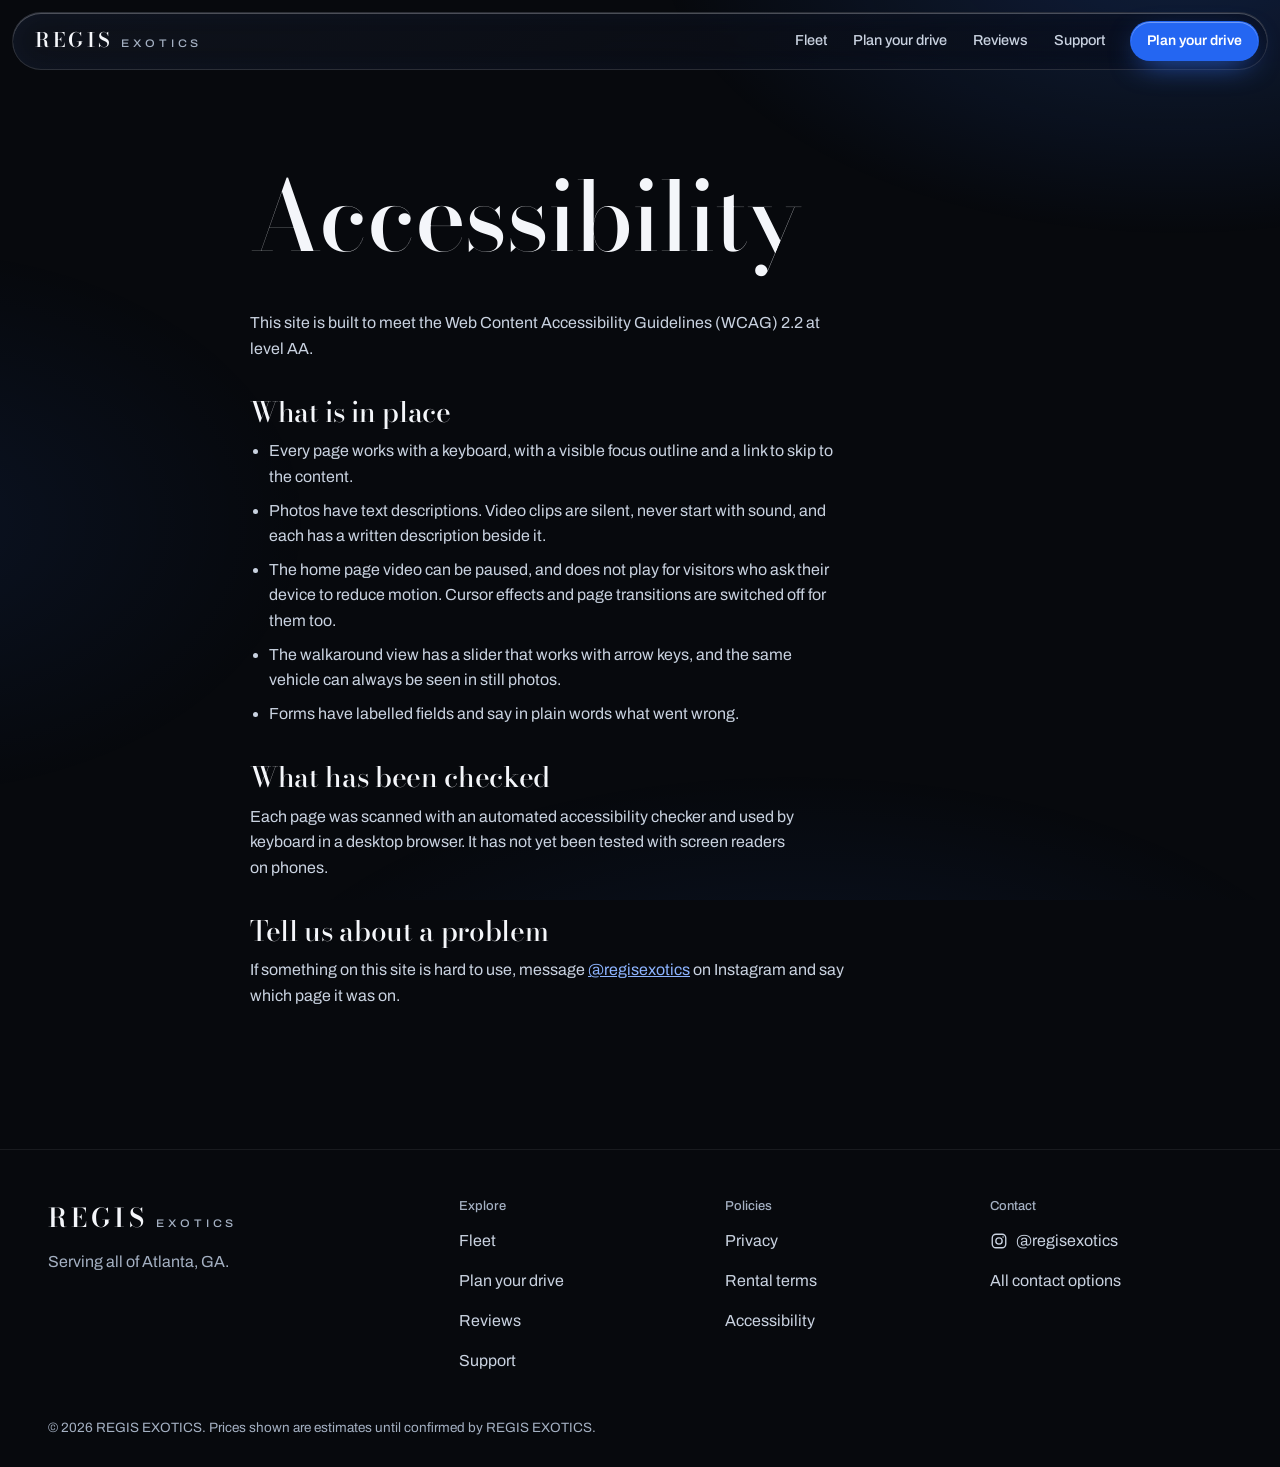
<file: accessibility.html>
<!doctype html>
<html lang="en" class="no-js">
<head>
<meta name="robots" content="noindex, nofollow">
<meta charset="utf-8">
<meta name="viewport" content="width=device-width, initial-scale=1, viewport-fit=cover">
<title>Accessibility | REGIS EXOTICS</title>
<meta name="description" content="How the REGIS EXOTICS website supports keyboard, screen reader and reduced-motion use.">
<meta name="theme-color" content="#07090d">
<meta name="color-scheme" content="dark">
<meta property="og:type" content="website">
<meta property="og:site_name" content="REGIS EXOTICS">
<meta property="og:title" content="Accessibility | REGIS EXOTICS">
<meta property="og:description" content="How the REGIS EXOTICS website supports keyboard, screen reader and reduced-motion use.">
<meta property="og:image" content="public/og/regis-exotics-og.jpg">
<meta property="og:image:width" content="1200">
<meta property="og:image:height" content="630">
<meta property="og:image:alt" content="Black 2024 Cadillac Escalade-V in front of the Atlanta skyline">
<meta name="twitter:card" content="summary_large_image">
<link rel="icon" href="public/favicon.svg" type="image/svg+xml">
<link rel="stylesheet" href="assets/site.css?v=95b3bc5d">
<script>document.documentElement.className='js';</script>
<script type="application/ld+json">{"@context":"https://schema.org","@type":"AutoRental","name":"REGIS EXOTICS","description":"Exotic and performance rentals in Atlanta, GA. 2024 Cadillac Escalade-V from $700 per day. Drivers 21+ with full insurance.","areaServed":{"@type":"City","name":"Atlanta, GA"},"address":{"@type":"PostalAddress","addressLocality":"Atlanta","addressRegion":"GA","addressCountry":"US"},"sameAs":["https://www.instagram.com/regisexotics/"]}</script>
</head>
<body data-page="accessibility">
<a class="skip" href="#main">Skip to content</a>
<header class="nav" data-nav>
  <div class="nav__pill glass">
    <a class="wordmark " href="index.html"><span class="wordmark__a">Regis</span> <span class="wordmark__b">Exotics</span><span class="sr"> home</span></a>
    <nav class="nav__links" aria-label="Main">
      <a href="fleet.html">Fleet</a>
      <a href="plan.html">Plan your drive</a>
      <a href="reviews.html">Reviews</a>
      <a href="support.html">Support</a>
    </nav>
    <a class="nav__saved" href="fleet.html#saved" data-saved-link hidden><svg class="i" viewBox="0 0 24 24" width="18" height="18" fill="none" stroke="currentColor" stroke-width="1.8" stroke-linecap="round" stroke-linejoin="round" aria-hidden="true"><path d="M12 20s-7-4.400-7-10a4 4 0 0 1 7-2.600A4 4 0 0 1 19 10c0 5.600-7 10-7 10Z"/></svg><span><span data-saved-count>0</span> saved</span></a>
    <a class="btn btn--primary btn--sm nav__cta" href="plan.html" data-track="Request Booking" data-magnetic>Plan your drive</a>
    <button type="button" class="nav__toggle" aria-expanded="false" aria-controls="menu" data-menu-toggle><svg class="i" viewBox="0 0 24 24" width="18" height="18" fill="none" stroke="currentColor" stroke-width="1.8" stroke-linecap="round" stroke-linejoin="round" aria-hidden="true"><path d="M4 8h16M4 16h16"/></svg><span>Menu</span></button>
  </div>
  <div class="menu glass" id="menu" data-menu hidden>
    <nav aria-label="Menu">
      <a href="fleet.html">Fleet</a>
      <a href="plan.html">Plan your drive</a>
      <a href="reviews.html">Reviews</a>
      <a href="support.html">Support</a>
      <a href="contact.html">Contact</a>
    </nav>
    <a class="btn btn--glass btn--block" href="https://ig.me/m/regisexotics" target="_blank" rel="noopener" data-track="Instagram click"><svg class="i" viewBox="0 0 24 24" width="18" height="18" fill="none" stroke="currentColor" stroke-width="1.8" stroke-linecap="round" stroke-linejoin="round" aria-hidden="true"><rect x="3" y="3" width="18" height="18" rx="5"/><circle cx="12" cy="12" r="4.2"/><circle cx="17.4" cy="6.6" r="1" fill="currentColor" stroke="none"/></svg><span>Message @regisexotics</span></a>
  </div>
</header>
<main id="main">
<section class="pagehead">
  <div class="wrap wrap--narrow"><h1 class="display">Accessibility</h1></div>
</section>
<section class="section section--tight">
  <div class="wrap wrap--narrow prose">
    <p>This site is built to meet the Web Content Accessibility Guidelines (WCAG) 2.2 at level AA.</p>
    <h2>What is in place</h2>
    <ul>
      <li>Every page works with a keyboard, with a visible focus outline and a link to skip to the content.</li>
      <li>Photos have text descriptions. Video clips are silent, never start with sound, and each has a written description beside it.</li>
      <li>The home page video can be paused, and does not play for visitors who ask their device to reduce motion. Cursor effects and page transitions are switched off for them too.</li>
      <li>The walkaround view has a slider that works with arrow keys, and the same vehicle can always be seen in still photos.</li>
      <li>Forms have labelled fields and say in plain words what went wrong.</li>
    </ul>
    <h2>What has been checked</h2>
    <p>Each page was scanned with an automated accessibility checker and used by keyboard in a desktop browser. It has not yet been tested with screen readers on phones.</p>
    <h2>Tell us about a problem</h2>
    <p>If something on this site is hard to use, message <a href="https://ig.me/m/regisexotics" target="_blank" rel="noopener">@regisexotics</a> on Instagram and say which page it was on.</p>
  </div>
</section>
</main>
<footer class="footer">
  <div class="wrap footer__grid">
    <div class="footer__brand">
      <a class="wordmark wordmark--lg" href="index.html"><span class="wordmark__a">Regis</span> <span class="wordmark__b">Exotics</span><span class="sr"> home</span></a>
      <p class="muted">Serving all of Atlanta, GA.</p>
    </div>
    <nav class="footer__col" aria-label="Explore">
      <h2 class="footer__h">Explore</h2>
      <a href="fleet.html">Fleet</a>
      <a href="plan.html">Plan your drive</a>
      <a href="reviews.html">Reviews</a>
      <a href="support.html">Support</a>
    </nav>
    <nav class="footer__col" aria-label="Policies">
      <h2 class="footer__h">Policies</h2>
      <a href="privacy.html">Privacy</a>
      <a href="terms.html">Rental terms</a>
      <a href="accessibility.html">Accessibility</a>
    </nav>
    <div class="footer__col">
      <h2 class="footer__h">Contact</h2>
      <a href="https://www.instagram.com/regisexotics/" target="_blank" rel="noopener" data-track="Instagram click"><svg class="i" viewBox="0 0 24 24" width="18" height="18" fill="none" stroke="currentColor" stroke-width="1.8" stroke-linecap="round" stroke-linejoin="round" aria-hidden="true"><rect x="3" y="3" width="18" height="18" rx="5"/><circle cx="12" cy="12" r="4.2"/><circle cx="17.4" cy="6.6" r="1" fill="currentColor" stroke="none"/></svg><span>@regisexotics</span></a>
      
      <a href="contact.html">All contact options</a>
    </div>
  </div>
  <div class="wrap footer__base">
    <p class="muted">© 2026 REGIS EXOTICS. Prices shown are estimates until confirmed by REGIS EXOTICS.</p>
  </div>
</footer>
<script type="application/json" id="site-data">{"business":{"name":"REGIS EXOTICS","instagram":"regisexotics"},"requirements":{"minAge":21,"insurance":"Full insurance required"},"vehicles":[{"slug":"cadillac-escalade-v","name":"2024 Cadillac Escalade-V","short":"Escalade-V","category":"Luxury SUVs","dailyRate":700,"rateTiers":null,"longFrom":null,"rateLabel":"$700","deposit":800,"specs":[{"label":"Engine","value":"Supercharged 6.2L V8"},{"label":"Power","value":"682 hp"},{"label":"Torque","value":"653 lb-ft"},{"label":"Transmission","value":"10-speed automatic"},{"label":"Drive","value":"All-wheel drive"}],"url":"fleet/cadillac-escalade-v.html"},{"slug":"ram-trx-blue","name":"Ram 1500 TRX (Blue)","short":"1500 TRX, Blue","category":"Performance","dailyRate":null,"rateTiers":null,"longFrom":null,"rateLabel":null,"deposit":null,"specs":[{"label":"Engine","value":"Supercharged 6.2L HEMI V8"},{"label":"Power","value":"702 hp"},{"label":"Torque","value":"650 lb-ft"},{"label":"Transmission","value":"8-speed automatic"},{"label":"Drive","value":"Four-wheel drive"}],"url":"fleet/ram-trx-blue.html"},{"slug":"ram-trx-white","name":"2024 Ram 1500 TRX (White)","short":"1500 TRX, White","category":"Performance","dailyRate":390,"rateTiers":[{"minDays":1,"rate":460},{"minDays":2,"rate":430},{"minDays":3,"rate":390}],"longFrom":7,"rateLabel":"From $390","deposit":null,"specs":[{"label":"Engine","value":"Supercharged 6.2L HEMI V8"},{"label":"Power","value":"702 hp"},{"label":"Torque","value":"650 lb-ft"},{"label":"Transmission","value":"8-speed automatic"},{"label":"Drive","value":"Four-wheel drive"}],"url":"fleet/ram-trx-white.html"}],"urls":{"plan":"plan.html","fleet":"fleet.html","home":"index.html","support":"support.html"},"form":{"endpoint":""},"availability":{"endpoint":""},"reviews":{"endpoint":""},"support":{"endpoint":""},"analytics":{"provider":"none","plausibleDomain":"","plausibleScript":"https://plausible.io/js/script.js","ga4Id":""},"intro":null,"preview":true}</script>
<script src="assets/app.js?v=95b3bc5d" defer></script>
</body>
</html>
</file>
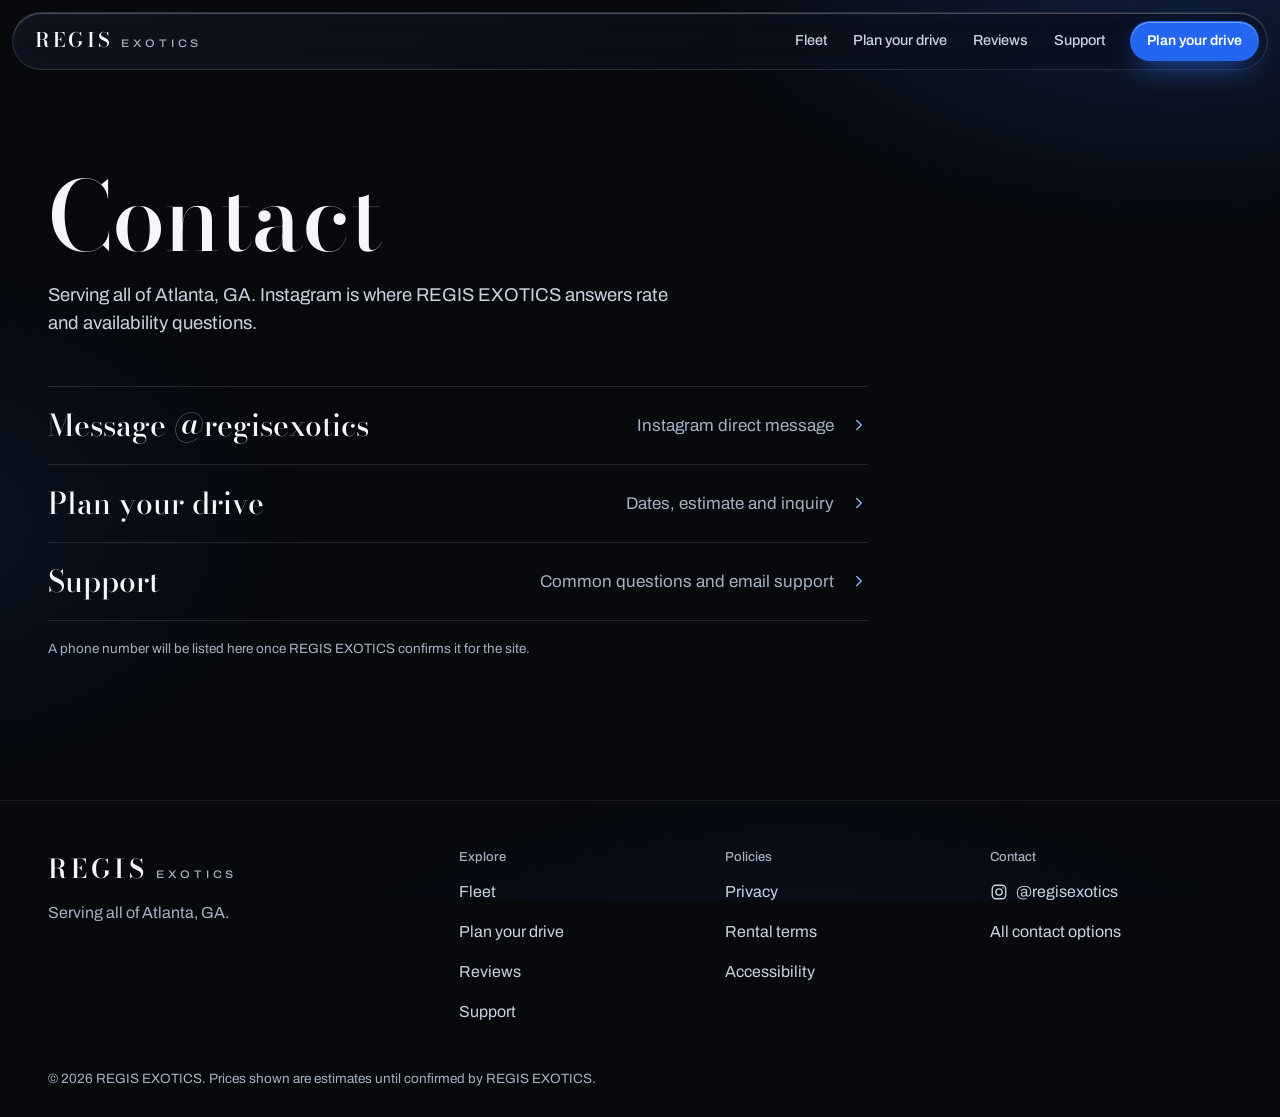
<file: contact.html>
<!doctype html>
<html lang="en" class="no-js">
<head>
<meta name="robots" content="noindex, nofollow">
<meta charset="utf-8">
<meta name="viewport" content="width=device-width, initial-scale=1, viewport-fit=cover">
<title>Contact | REGIS EXOTICS Atlanta</title>
<meta name="description" content="Contact REGIS EXOTICS in Atlanta, GA. Message @regisexotics on Instagram or plan your drive online.">
<meta name="theme-color" content="#07090d">
<meta name="color-scheme" content="dark">
<meta property="og:type" content="website">
<meta property="og:site_name" content="REGIS EXOTICS">
<meta property="og:title" content="Contact | REGIS EXOTICS Atlanta">
<meta property="og:description" content="Contact REGIS EXOTICS in Atlanta, GA. Message @regisexotics on Instagram or plan your drive online.">
<meta property="og:image" content="public/og/regis-exotics-og.jpg">
<meta property="og:image:width" content="1200">
<meta property="og:image:height" content="630">
<meta property="og:image:alt" content="Black 2024 Cadillac Escalade-V in front of the Atlanta skyline">
<meta name="twitter:card" content="summary_large_image">
<link rel="icon" href="public/favicon.svg" type="image/svg+xml">
<link rel="stylesheet" href="assets/site.css?v=95b3bc5d">
<script>document.documentElement.className='js';</script>
<script type="application/ld+json">{"@context":"https://schema.org","@type":"AutoRental","name":"REGIS EXOTICS","description":"Exotic and performance rentals in Atlanta, GA. 2024 Cadillac Escalade-V from $700 per day. Drivers 21+ with full insurance.","areaServed":{"@type":"City","name":"Atlanta, GA"},"address":{"@type":"PostalAddress","addressLocality":"Atlanta","addressRegion":"GA","addressCountry":"US"},"sameAs":["https://www.instagram.com/regisexotics/"]}</script>
</head>
<body data-page="contact">
<a class="skip" href="#main">Skip to content</a>
<header class="nav" data-nav>
  <div class="nav__pill glass">
    <a class="wordmark " href="index.html"><span class="wordmark__a">Regis</span> <span class="wordmark__b">Exotics</span><span class="sr"> home</span></a>
    <nav class="nav__links" aria-label="Main">
      <a href="fleet.html">Fleet</a>
      <a href="plan.html">Plan your drive</a>
      <a href="reviews.html">Reviews</a>
      <a href="support.html">Support</a>
    </nav>
    <a class="nav__saved" href="fleet.html#saved" data-saved-link hidden><svg class="i" viewBox="0 0 24 24" width="18" height="18" fill="none" stroke="currentColor" stroke-width="1.8" stroke-linecap="round" stroke-linejoin="round" aria-hidden="true"><path d="M12 20s-7-4.400-7-10a4 4 0 0 1 7-2.600A4 4 0 0 1 19 10c0 5.600-7 10-7 10Z"/></svg><span><span data-saved-count>0</span> saved</span></a>
    <a class="btn btn--primary btn--sm nav__cta" href="plan.html" data-track="Request Booking" data-magnetic>Plan your drive</a>
    <button type="button" class="nav__toggle" aria-expanded="false" aria-controls="menu" data-menu-toggle><svg class="i" viewBox="0 0 24 24" width="18" height="18" fill="none" stroke="currentColor" stroke-width="1.8" stroke-linecap="round" stroke-linejoin="round" aria-hidden="true"><path d="M4 8h16M4 16h16"/></svg><span>Menu</span></button>
  </div>
  <div class="menu glass" id="menu" data-menu hidden>
    <nav aria-label="Menu">
      <a href="fleet.html">Fleet</a>
      <a href="plan.html">Plan your drive</a>
      <a href="reviews.html">Reviews</a>
      <a href="support.html">Support</a>
      <a href="contact.html" aria-current="page">Contact</a>
    </nav>
    <a class="btn btn--glass btn--block" href="https://ig.me/m/regisexotics" target="_blank" rel="noopener" data-track="Instagram click"><svg class="i" viewBox="0 0 24 24" width="18" height="18" fill="none" stroke="currentColor" stroke-width="1.8" stroke-linecap="round" stroke-linejoin="round" aria-hidden="true"><rect x="3" y="3" width="18" height="18" rx="5"/><circle cx="12" cy="12" r="4.2"/><circle cx="17.4" cy="6.6" r="1" fill="currentColor" stroke="none"/></svg><span>Message @regisexotics</span></a>
  </div>
</header>
<main id="main">
<section class="pagehead">
  <div class="wrap">
    <h1 class="display">Contact</h1>
    <p class="lede">Serving all of Atlanta, GA. Instagram is where REGIS EXOTICS answers rate and availability questions.</p>
  </div>
</section>
<section class="section section--tight">
  <div class="wrap">
    <ul class="rows">
      <li><a class="rowlink rowlink--lg" href="https://ig.me/m/regisexotics" target="_blank" rel="noopener" data-track="Instagram click"><span>Message @regisexotics</span><span class="muted">Instagram direct message</span><svg class="i" viewBox="0 0 24 24" width="18" height="18" fill="none" stroke="currentColor" stroke-width="1.8" stroke-linecap="round" stroke-linejoin="round" aria-hidden="true"><path d="m9 6 6 6-6 6"/></svg></a></li>
      
      <li><a class="rowlink rowlink--lg" href="plan.html" data-track="Request Booking"><span>Plan your drive</span><span class="muted">Dates, estimate and inquiry</span><svg class="i" viewBox="0 0 24 24" width="18" height="18" fill="none" stroke="currentColor" stroke-width="1.8" stroke-linecap="round" stroke-linejoin="round" aria-hidden="true"><path d="m9 6 6 6-6 6"/></svg></a></li>
      <li><a class="rowlink rowlink--lg" href="support.html"><span>Support</span><span class="muted">Common questions and email support</span><svg class="i" viewBox="0 0 24 24" width="18" height="18" fill="none" stroke="currentColor" stroke-width="1.8" stroke-linecap="round" stroke-linejoin="round" aria-hidden="true"><path d="m9 6 6 6-6 6"/></svg></a></li>
    </ul>
    <p class="muted fine">A phone number will be listed here once REGIS EXOTICS confirms it for the site.</p>
  </div>
</section>
</main>
<footer class="footer">
  <div class="wrap footer__grid">
    <div class="footer__brand">
      <a class="wordmark wordmark--lg" href="index.html"><span class="wordmark__a">Regis</span> <span class="wordmark__b">Exotics</span><span class="sr"> home</span></a>
      <p class="muted">Serving all of Atlanta, GA.</p>
    </div>
    <nav class="footer__col" aria-label="Explore">
      <h2 class="footer__h">Explore</h2>
      <a href="fleet.html">Fleet</a>
      <a href="plan.html">Plan your drive</a>
      <a href="reviews.html">Reviews</a>
      <a href="support.html">Support</a>
    </nav>
    <nav class="footer__col" aria-label="Policies">
      <h2 class="footer__h">Policies</h2>
      <a href="privacy.html">Privacy</a>
      <a href="terms.html">Rental terms</a>
      <a href="accessibility.html">Accessibility</a>
    </nav>
    <div class="footer__col">
      <h2 class="footer__h">Contact</h2>
      <a href="https://www.instagram.com/regisexotics/" target="_blank" rel="noopener" data-track="Instagram click"><svg class="i" viewBox="0 0 24 24" width="18" height="18" fill="none" stroke="currentColor" stroke-width="1.8" stroke-linecap="round" stroke-linejoin="round" aria-hidden="true"><rect x="3" y="3" width="18" height="18" rx="5"/><circle cx="12" cy="12" r="4.2"/><circle cx="17.4" cy="6.6" r="1" fill="currentColor" stroke="none"/></svg><span>@regisexotics</span></a>
      
      <a href="contact.html">All contact options</a>
    </div>
  </div>
  <div class="wrap footer__base">
    <p class="muted">© 2026 REGIS EXOTICS. Prices shown are estimates until confirmed by REGIS EXOTICS.</p>
  </div>
</footer>
<script type="application/json" id="site-data">{"business":{"name":"REGIS EXOTICS","instagram":"regisexotics"},"requirements":{"minAge":21,"insurance":"Full insurance required"},"vehicles":[{"slug":"cadillac-escalade-v","name":"2024 Cadillac Escalade-V","short":"Escalade-V","category":"Luxury SUVs","dailyRate":700,"rateTiers":null,"longFrom":null,"rateLabel":"$700","deposit":800,"specs":[{"label":"Engine","value":"Supercharged 6.2L V8"},{"label":"Power","value":"682 hp"},{"label":"Torque","value":"653 lb-ft"},{"label":"Transmission","value":"10-speed automatic"},{"label":"Drive","value":"All-wheel drive"}],"url":"fleet/cadillac-escalade-v.html"},{"slug":"ram-trx-blue","name":"Ram 1500 TRX (Blue)","short":"1500 TRX, Blue","category":"Performance","dailyRate":null,"rateTiers":null,"longFrom":null,"rateLabel":null,"deposit":null,"specs":[{"label":"Engine","value":"Supercharged 6.2L HEMI V8"},{"label":"Power","value":"702 hp"},{"label":"Torque","value":"650 lb-ft"},{"label":"Transmission","value":"8-speed automatic"},{"label":"Drive","value":"Four-wheel drive"}],"url":"fleet/ram-trx-blue.html"},{"slug":"ram-trx-white","name":"2024 Ram 1500 TRX (White)","short":"1500 TRX, White","category":"Performance","dailyRate":390,"rateTiers":[{"minDays":1,"rate":460},{"minDays":2,"rate":430},{"minDays":3,"rate":390}],"longFrom":7,"rateLabel":"From $390","deposit":null,"specs":[{"label":"Engine","value":"Supercharged 6.2L HEMI V8"},{"label":"Power","value":"702 hp"},{"label":"Torque","value":"650 lb-ft"},{"label":"Transmission","value":"8-speed automatic"},{"label":"Drive","value":"Four-wheel drive"}],"url":"fleet/ram-trx-white.html"}],"urls":{"plan":"plan.html","fleet":"fleet.html","home":"index.html","support":"support.html"},"form":{"endpoint":""},"availability":{"endpoint":""},"reviews":{"endpoint":""},"support":{"endpoint":""},"analytics":{"provider":"none","plausibleDomain":"","plausibleScript":"https://plausible.io/js/script.js","ga4Id":""},"intro":null,"preview":true}</script>
<script src="assets/app.js?v=95b3bc5d" defer></script>
</body>
</html>
</file>
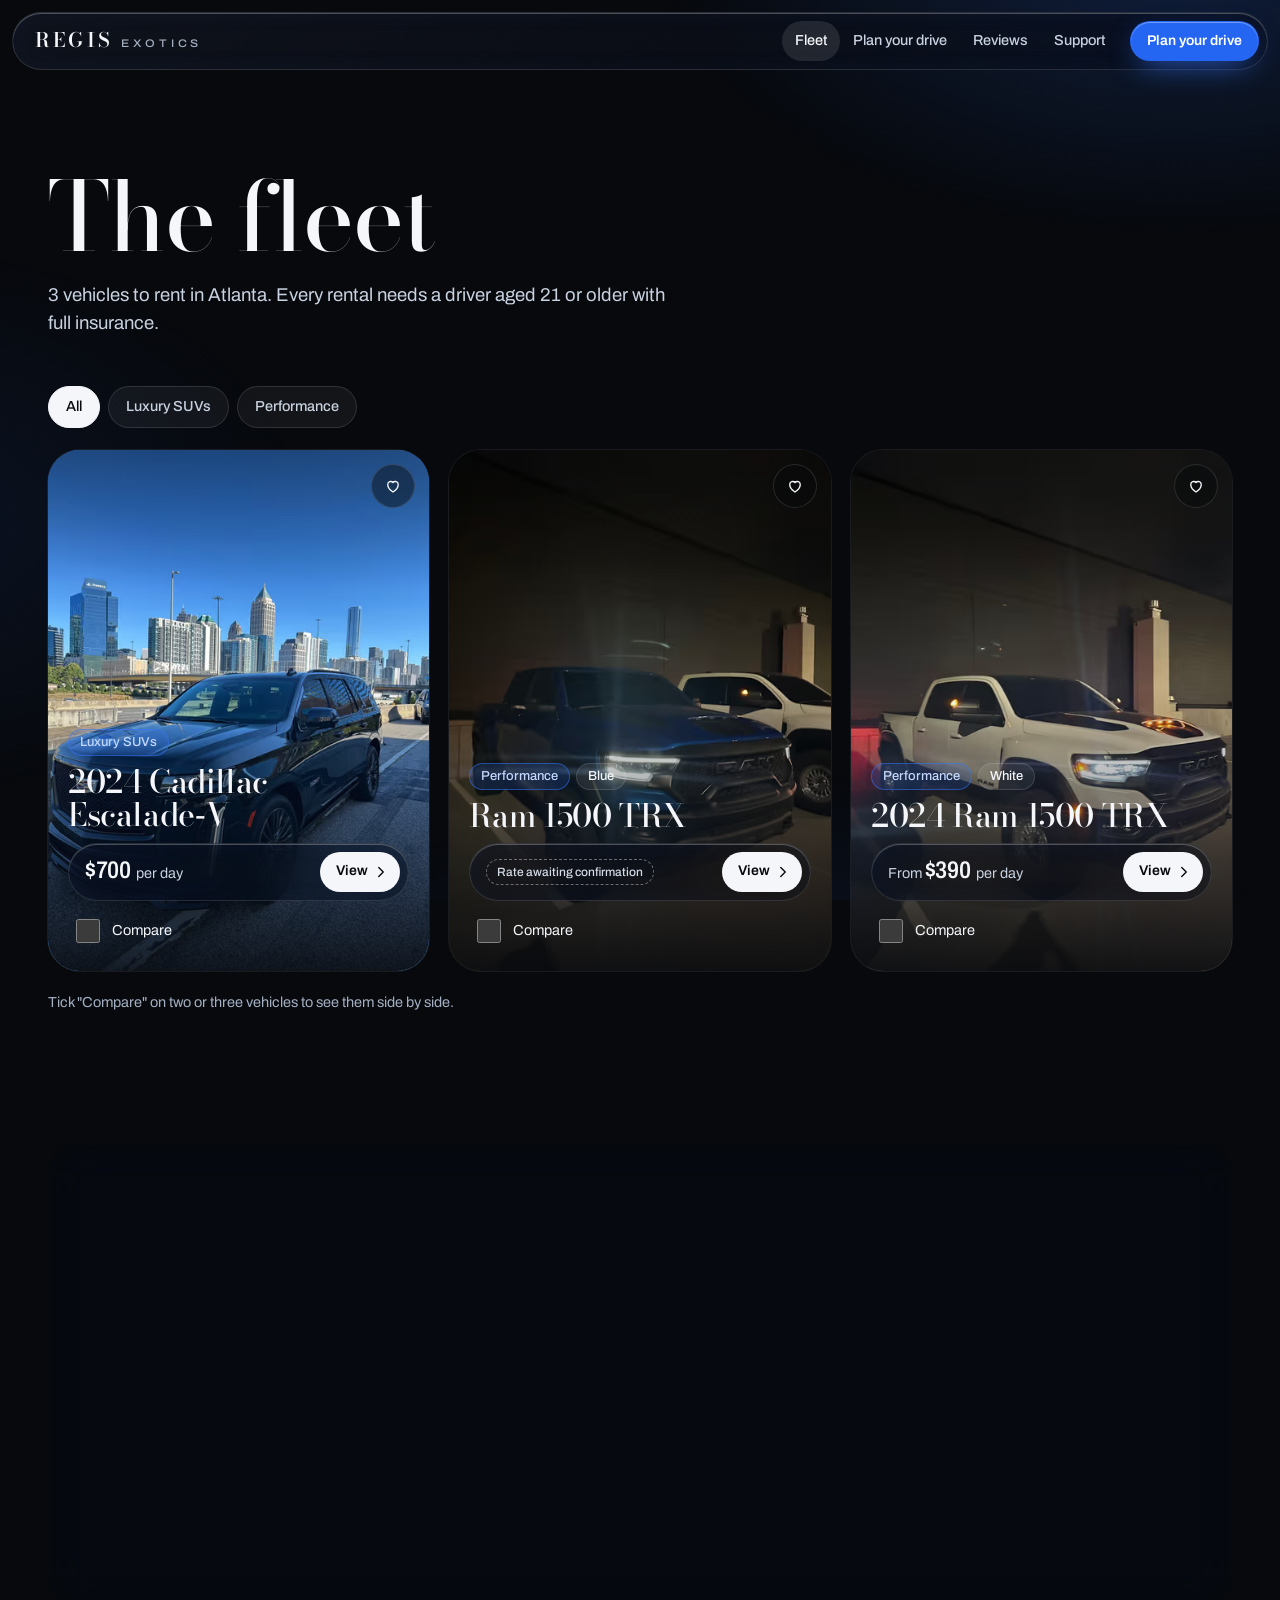
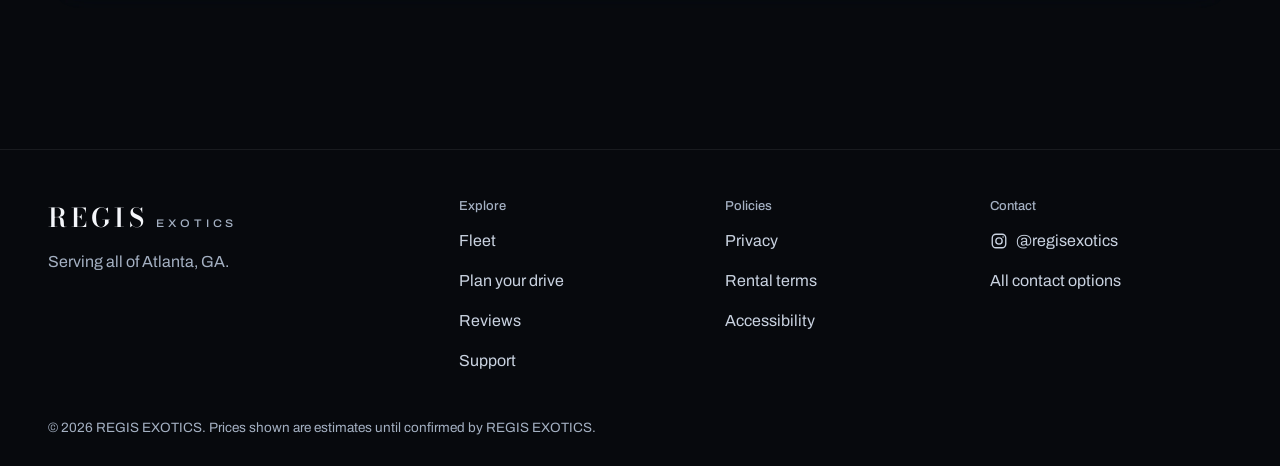
<file: fleet.html>
<!doctype html>
<html lang="en" class="no-js">
<head>
<meta name="robots" content="noindex, nofollow">
<meta charset="utf-8">
<meta name="viewport" content="width=device-width, initial-scale=1, viewport-fit=cover">
<title>Fleet | REGIS EXOTICS Atlanta</title>
<meta name="description" content="The REGIS EXOTICS rental fleet in Atlanta, GA: 2024 Cadillac Escalade-V, Ram 1500 TRX, 2024 Ram 1500 TRX.">
<meta name="theme-color" content="#07090d">
<meta name="color-scheme" content="dark">
<meta property="og:type" content="website">
<meta property="og:site_name" content="REGIS EXOTICS">
<meta property="og:title" content="Fleet | REGIS EXOTICS Atlanta">
<meta property="og:description" content="The REGIS EXOTICS rental fleet in Atlanta, GA: 2024 Cadillac Escalade-V, Ram 1500 TRX, 2024 Ram 1500 TRX.">
<meta property="og:image" content="public/og/regis-exotics-og.jpg">
<meta property="og:image:width" content="1200">
<meta property="og:image:height" content="630">
<meta property="og:image:alt" content="Black 2024 Cadillac Escalade-V in front of the Atlanta skyline">
<meta name="twitter:card" content="summary_large_image">
<link rel="icon" href="public/favicon.svg" type="image/svg+xml">
<link rel="stylesheet" href="assets/site.css?v=95b3bc5d">
<script>document.documentElement.className='js';</script>
<script type="application/ld+json">{"@context":"https://schema.org","@type":"AutoRental","name":"REGIS EXOTICS","description":"Exotic and performance rentals in Atlanta, GA. 2024 Cadillac Escalade-V from $700 per day. Drivers 21+ with full insurance.","areaServed":{"@type":"City","name":"Atlanta, GA"},"address":{"@type":"PostalAddress","addressLocality":"Atlanta","addressRegion":"GA","addressCountry":"US"},"sameAs":["https://www.instagram.com/regisexotics/"]}</script>
</head>
<body data-page="fleet">
<a class="skip" href="#main">Skip to content</a>
<header class="nav" data-nav>
  <div class="nav__pill glass">
    <a class="wordmark " href="index.html"><span class="wordmark__a">Regis</span> <span class="wordmark__b">Exotics</span><span class="sr"> home</span></a>
    <nav class="nav__links" aria-label="Main">
      <a href="fleet.html" aria-current="page">Fleet</a>
      <a href="plan.html">Plan your drive</a>
      <a href="reviews.html">Reviews</a>
      <a href="support.html">Support</a>
    </nav>
    <a class="nav__saved" href="fleet.html#saved" data-saved-link hidden><svg class="i" viewBox="0 0 24 24" width="18" height="18" fill="none" stroke="currentColor" stroke-width="1.8" stroke-linecap="round" stroke-linejoin="round" aria-hidden="true"><path d="M12 20s-7-4.400-7-10a4 4 0 0 1 7-2.600A4 4 0 0 1 19 10c0 5.600-7 10-7 10Z"/></svg><span><span data-saved-count>0</span> saved</span></a>
    <a class="btn btn--primary btn--sm nav__cta" href="plan.html" data-track="Request Booking" data-magnetic>Plan your drive</a>
    <button type="button" class="nav__toggle" aria-expanded="false" aria-controls="menu" data-menu-toggle><svg class="i" viewBox="0 0 24 24" width="18" height="18" fill="none" stroke="currentColor" stroke-width="1.8" stroke-linecap="round" stroke-linejoin="round" aria-hidden="true"><path d="M4 8h16M4 16h16"/></svg><span>Menu</span></button>
  </div>
  <div class="menu glass" id="menu" data-menu hidden>
    <nav aria-label="Menu">
      <a href="fleet.html" aria-current="page">Fleet</a>
      <a href="plan.html">Plan your drive</a>
      <a href="reviews.html">Reviews</a>
      <a href="support.html">Support</a>
      <a href="contact.html">Contact</a>
    </nav>
    <a class="btn btn--glass btn--block" href="https://ig.me/m/regisexotics" target="_blank" rel="noopener" data-track="Instagram click"><svg class="i" viewBox="0 0 24 24" width="18" height="18" fill="none" stroke="currentColor" stroke-width="1.8" stroke-linecap="round" stroke-linejoin="round" aria-hidden="true"><rect x="3" y="3" width="18" height="18" rx="5"/><circle cx="12" cy="12" r="4.2"/><circle cx="17.4" cy="6.6" r="1" fill="currentColor" stroke="none"/></svg><span>Message @regisexotics</span></a>
  </div>
</header>
<main id="main">
<section class="pagehead">
  <div class="wrap">
    <h1 class="display">The fleet</h1>
    <p class="lede">3 vehicles to rent in Atlanta. Every rental needs a driver aged 21 or older with full insurance.</p>
  </div>
</section>
<section class="section section--tight">
  <div class="wrap">
    <div class="filters" role="group" aria-label="Filter the fleet" data-filters>
      <button type="button" class="pill" aria-pressed="true" data-filter="all">All</button>
      <button type="button" class="pill" aria-pressed="false" data-filter="Luxury SUVs">Luxury SUVs</button>
      <button type="button" class="pill" aria-pressed="false" data-filter="Performance">Performance</button>
      <button type="button" class="pill pill--saved" aria-pressed="false" data-filter="saved" hidden><svg class="i" viewBox="0 0 24 24" width="18" height="18" fill="none" stroke="currentColor" stroke-width="1.8" stroke-linecap="round" stroke-linejoin="round" aria-hidden="true"><path d="M12 20s-7-4.400-7-10a4 4 0 0 1 7-2.600A4 4 0 0 1 19 10c0 5.600-7 10-7 10Z"/></svg><span>Saved <span data-saved-count>0</span></span></button>
    </div>
    <p class="sr" role="status" aria-live="polite" data-filter-status></p>
    <div class="fleetgrid" data-fleet>
      <article class="plate" data-vehicle-card data-category="Luxury SUVs" data-slug="cadillac-escalade-v">
  <a class="plate__media" href="fleet/cadillac-escalade-v.html" tabindex="-1" aria-hidden="true" data-track="View Details">
    <picture>
  <source type="image/avif" srcset="public/img/cadillac-escalade-v/exterior/01-front-three-quarter-480.avif 480w, public/img/cadillac-escalade-v/exterior/01-front-three-quarter-768.avif 768w, public/img/cadillac-escalade-v/exterior/01-front-three-quarter-1080.avif 1080w, public/img/cadillac-escalade-v/exterior/01-front-three-quarter-1290.avif 1290w" sizes="(min-width: 1000px) 30vw, (min-width: 640px) 46vw, 88vw">
  <source type="image/webp" srcset="public/img/cadillac-escalade-v/exterior/01-front-three-quarter-480.webp 480w, public/img/cadillac-escalade-v/exterior/01-front-three-quarter-768.webp 768w, public/img/cadillac-escalade-v/exterior/01-front-three-quarter-1080.webp 1080w, public/img/cadillac-escalade-v/exterior/01-front-three-quarter-1290.webp 1290w" sizes="(min-width: 1000px) 30vw, (min-width: 640px) 46vw, 88vw">
  <img class="" src="public/img/cadillac-escalade-v/exterior/01-front-three-quarter-1080.jpg" width="1290" height="1720" alt="" loading="lazy" decoding="async" style="background-color:rgb(40,104,184)">
</picture>
  </a>
  <button type="button" class="plate__save" data-save="cadillac-escalade-v" aria-pressed="false" aria-label="Save the 2024 Cadillac Escalade-V"><svg class="i" viewBox="0 0 24 24" width="18" height="18" fill="none" stroke="currentColor" stroke-width="1.8" stroke-linecap="round" stroke-linejoin="round" aria-hidden="true"><path d="M12 20s-7-4.400-7-10a4 4 0 0 1 7-2.600A4 4 0 0 1 19 10c0 5.600-7 10-7 10Z"/></svg></button>
  <div class="plate__body">
    <p class="plate__meta"><span class="chip">Luxury SUVs</span></p>
    <h2 class="plate__name"><a href="fleet/cadillac-escalade-v.html" data-track="View Details">2024 Cadillac <span class="nw">Escalade<span class="hy">-</span>V</span></a></h2>
    <div class="plate__foot glass">
      <p class="plate__rate"><strong>$700</strong> per day</p>
      <a class="plate__go" href="fleet/cadillac-escalade-v.html" data-track="View Details">View<span class="sr"> the 2024 Cadillac Escalade-V</span><svg class="i" viewBox="0 0 24 24" width="18" height="18" fill="none" stroke="currentColor" stroke-width="1.8" stroke-linecap="round" stroke-linejoin="round" aria-hidden="true"><path d="m9 6 6 6-6 6"/></svg></a>
    </div>
    <label class="plate__compare"><input type="checkbox" data-compare value="cadillac-escalade-v"> <span>Compare</span></label>
  </div>
</article>
      <article class="plate" data-vehicle-card data-category="Performance" data-slug="ram-trx-blue">
  <a class="plate__media" href="fleet/ram-trx-blue.html" tabindex="-1" aria-hidden="true" data-track="View Details">
    <picture>
  <source type="image/avif" srcset="public/img/ram-trx-blue/exterior/01-front-three-quarter-480.avif 480w, public/img/ram-trx-blue/exterior/01-front-three-quarter-768.avif 768w, public/img/ram-trx-blue/exterior/01-front-three-quarter-1080.avif 1080w" sizes="(min-width: 1000px) 30vw, (min-width: 640px) 46vw, 88vw">
  <source type="image/webp" srcset="public/img/ram-trx-blue/exterior/01-front-three-quarter-480.webp 480w, public/img/ram-trx-blue/exterior/01-front-three-quarter-768.webp 768w, public/img/ram-trx-blue/exterior/01-front-three-quarter-1080.webp 1080w" sizes="(min-width: 1000px) 30vw, (min-width: 640px) 46vw, 88vw">
  <img class="" src="public/img/ram-trx-blue/exterior/01-front-three-quarter-1080.jpg" width="1170" height="1560" alt="" loading="lazy" decoding="async" style="background-color:rgb(8,8,8)">
</picture>
  </a>
  <button type="button" class="plate__save" data-save="ram-trx-blue" aria-pressed="false" aria-label="Save the Ram 1500 TRX (Blue)"><svg class="i" viewBox="0 0 24 24" width="18" height="18" fill="none" stroke="currentColor" stroke-width="1.8" stroke-linecap="round" stroke-linejoin="round" aria-hidden="true"><path d="M12 20s-7-4.400-7-10a4 4 0 0 1 7-2.600A4 4 0 0 1 19 10c0 5.600-7 10-7 10Z"/></svg></button>
  <div class="plate__body">
    <p class="plate__meta"><span class="chip">Performance</span><span class="chip chip--plain">Blue</span></p>
    <h2 class="plate__name"><a href="fleet/ram-trx-blue.html" data-track="View Details">Ram <span class="nw">1500 TRX</span></a></h2>
    <div class="plate__foot glass">
      <p class="plate__rate"><span class="badge">Rate awaiting confirmation</span></p>
      <a class="plate__go" href="fleet/ram-trx-blue.html" data-track="View Details">View<span class="sr"> the Ram 1500 TRX (Blue)</span><svg class="i" viewBox="0 0 24 24" width="18" height="18" fill="none" stroke="currentColor" stroke-width="1.8" stroke-linecap="round" stroke-linejoin="round" aria-hidden="true"><path d="m9 6 6 6-6 6"/></svg></a>
    </div>
    <label class="plate__compare"><input type="checkbox" data-compare value="ram-trx-blue"> <span>Compare</span></label>
  </div>
</article>
      <article class="plate" data-vehicle-card data-category="Performance" data-slug="ram-trx-white">
  <a class="plate__media" href="fleet/ram-trx-white.html" tabindex="-1" aria-hidden="true" data-track="View Details">
    <picture>
  <source type="image/avif" srcset="public/img/ram-trx-white/exterior/01-front-three-quarter-480.avif 480w, public/img/ram-trx-white/exterior/01-front-three-quarter-768.avif 768w, public/img/ram-trx-white/exterior/01-front-three-quarter-1080.avif 1080w" sizes="(min-width: 1000px) 30vw, (min-width: 640px) 46vw, 88vw">
  <source type="image/webp" srcset="public/img/ram-trx-white/exterior/01-front-three-quarter-480.webp 480w, public/img/ram-trx-white/exterior/01-front-three-quarter-768.webp 768w, public/img/ram-trx-white/exterior/01-front-three-quarter-1080.webp 1080w" sizes="(min-width: 1000px) 30vw, (min-width: 640px) 46vw, 88vw">
  <img class="" src="public/img/ram-trx-white/exterior/01-front-three-quarter-1080.jpg" width="1170" height="1560" alt="" loading="lazy" decoding="async" style="background-color:rgb(24,24,24)">
</picture>
  </a>
  <button type="button" class="plate__save" data-save="ram-trx-white" aria-pressed="false" aria-label="Save the 2024 Ram 1500 TRX (White)"><svg class="i" viewBox="0 0 24 24" width="18" height="18" fill="none" stroke="currentColor" stroke-width="1.8" stroke-linecap="round" stroke-linejoin="round" aria-hidden="true"><path d="M12 20s-7-4.400-7-10a4 4 0 0 1 7-2.600A4 4 0 0 1 19 10c0 5.600-7 10-7 10Z"/></svg></button>
  <div class="plate__body">
    <p class="plate__meta"><span class="chip">Performance</span><span class="chip chip--plain">White</span></p>
    <h2 class="plate__name"><a href="fleet/ram-trx-white.html" data-track="View Details">2024 Ram <span class="nw">1500 TRX</span></a></h2>
    <div class="plate__foot glass">
      <p class="plate__rate">From <strong>$390</strong> per day</p>
      <a class="plate__go" href="fleet/ram-trx-white.html" data-track="View Details">View<span class="sr"> the 2024 Ram 1500 TRX (White)</span><svg class="i" viewBox="0 0 24 24" width="18" height="18" fill="none" stroke="currentColor" stroke-width="1.8" stroke-linecap="round" stroke-linejoin="round" aria-hidden="true"><path d="m9 6 6 6-6 6"/></svg></a>
    </div>
    <label class="plate__compare"><input type="checkbox" data-compare value="ram-trx-white"> <span>Compare</span></label>
  </div>
</article>
    </div>
    <p class="muted fleet__empty" data-fleet-empty hidden>Nothing saved yet. Tap the heart on a vehicle to keep it here on this device.</p>
    <section class="compare glass" data-compare-panel hidden aria-labelledby="cmp-h" tabindex="-1">
      <div class="compare__head"><h2 id="cmp-h">Compare</h2><button type="button" class="btn btn--glass btn--sm" data-compare-clear>Clear</button></div>
      <div class="compare__scroll" data-compare-table tabindex="0" role="region" aria-label="Comparison table"></div>
    </section>
    <p class="muted compare__hint" data-compare-hint>Tick "Compare" on two or three vehicles to see them side by side.</p>
  </div>
</section>
<section class="section closing" aria-labelledby="closing-h">
  <div class="wrap">
    <div class="closing__box glass">
      <h2 id="closing-h" class="display">Tell REGIS EXOTICS your dates</h2>
      <p class="lede">Plan the drive here, then send the inquiry on Instagram. Nothing is booked until REGIS EXOTICS confirms it with you.</p>
      <div class="actions">
        <a class="btn btn--primary btn--lg" href="plan.html" data-track="Request Booking" data-magnetic>Plan your drive</a>
        <a class="btn btn--glass btn--lg" href="https://ig.me/m/regisexotics" target="_blank" rel="noopener" data-track="Instagram click"><svg class="i" viewBox="0 0 24 24" width="18" height="18" fill="none" stroke="currentColor" stroke-width="1.8" stroke-linecap="round" stroke-linejoin="round" aria-hidden="true"><rect x="3" y="3" width="18" height="18" rx="5"/><circle cx="12" cy="12" r="4.2"/><circle cx="17.4" cy="6.6" r="1" fill="currentColor" stroke="none"/></svg><span>Message @regisexotics</span></a>
      </div>
    </div>
  </div>
</section>
</main>
<footer class="footer">
  <div class="wrap footer__grid">
    <div class="footer__brand">
      <a class="wordmark wordmark--lg" href="index.html"><span class="wordmark__a">Regis</span> <span class="wordmark__b">Exotics</span><span class="sr"> home</span></a>
      <p class="muted">Serving all of Atlanta, GA.</p>
    </div>
    <nav class="footer__col" aria-label="Explore">
      <h2 class="footer__h">Explore</h2>
      <a href="fleet.html">Fleet</a>
      <a href="plan.html">Plan your drive</a>
      <a href="reviews.html">Reviews</a>
      <a href="support.html">Support</a>
    </nav>
    <nav class="footer__col" aria-label="Policies">
      <h2 class="footer__h">Policies</h2>
      <a href="privacy.html">Privacy</a>
      <a href="terms.html">Rental terms</a>
      <a href="accessibility.html">Accessibility</a>
    </nav>
    <div class="footer__col">
      <h2 class="footer__h">Contact</h2>
      <a href="https://www.instagram.com/regisexotics/" target="_blank" rel="noopener" data-track="Instagram click"><svg class="i" viewBox="0 0 24 24" width="18" height="18" fill="none" stroke="currentColor" stroke-width="1.8" stroke-linecap="round" stroke-linejoin="round" aria-hidden="true"><rect x="3" y="3" width="18" height="18" rx="5"/><circle cx="12" cy="12" r="4.2"/><circle cx="17.4" cy="6.6" r="1" fill="currentColor" stroke="none"/></svg><span>@regisexotics</span></a>
      
      <a href="contact.html">All contact options</a>
    </div>
  </div>
  <div class="wrap footer__base">
    <p class="muted">© 2026 REGIS EXOTICS. Prices shown are estimates until confirmed by REGIS EXOTICS.</p>
  </div>
</footer>
<script type="application/json" id="site-data">{"business":{"name":"REGIS EXOTICS","instagram":"regisexotics"},"requirements":{"minAge":21,"insurance":"Full insurance required"},"vehicles":[{"slug":"cadillac-escalade-v","name":"2024 Cadillac Escalade-V","short":"Escalade-V","category":"Luxury SUVs","dailyRate":700,"rateTiers":null,"longFrom":null,"rateLabel":"$700","deposit":800,"specs":[{"label":"Engine","value":"Supercharged 6.2L V8"},{"label":"Power","value":"682 hp"},{"label":"Torque","value":"653 lb-ft"},{"label":"Transmission","value":"10-speed automatic"},{"label":"Drive","value":"All-wheel drive"}],"url":"fleet/cadillac-escalade-v.html"},{"slug":"ram-trx-blue","name":"Ram 1500 TRX (Blue)","short":"1500 TRX, Blue","category":"Performance","dailyRate":null,"rateTiers":null,"longFrom":null,"rateLabel":null,"deposit":null,"specs":[{"label":"Engine","value":"Supercharged 6.2L HEMI V8"},{"label":"Power","value":"702 hp"},{"label":"Torque","value":"650 lb-ft"},{"label":"Transmission","value":"8-speed automatic"},{"label":"Drive","value":"Four-wheel drive"}],"url":"fleet/ram-trx-blue.html"},{"slug":"ram-trx-white","name":"2024 Ram 1500 TRX (White)","short":"1500 TRX, White","category":"Performance","dailyRate":390,"rateTiers":[{"minDays":1,"rate":460},{"minDays":2,"rate":430},{"minDays":3,"rate":390}],"longFrom":7,"rateLabel":"From $390","deposit":null,"specs":[{"label":"Engine","value":"Supercharged 6.2L HEMI V8"},{"label":"Power","value":"702 hp"},{"label":"Torque","value":"650 lb-ft"},{"label":"Transmission","value":"8-speed automatic"},{"label":"Drive","value":"Four-wheel drive"}],"url":"fleet/ram-trx-white.html"}],"urls":{"plan":"plan.html","fleet":"fleet.html","home":"index.html","support":"support.html"},"form":{"endpoint":""},"availability":{"endpoint":""},"reviews":{"endpoint":""},"support":{"endpoint":""},"analytics":{"provider":"none","plausibleDomain":"","plausibleScript":"https://plausible.io/js/script.js","ga4Id":""},"intro":null,"preview":true}</script>
<script src="assets/app.js?v=95b3bc5d" defer></script>
</body>
</html>
</file>
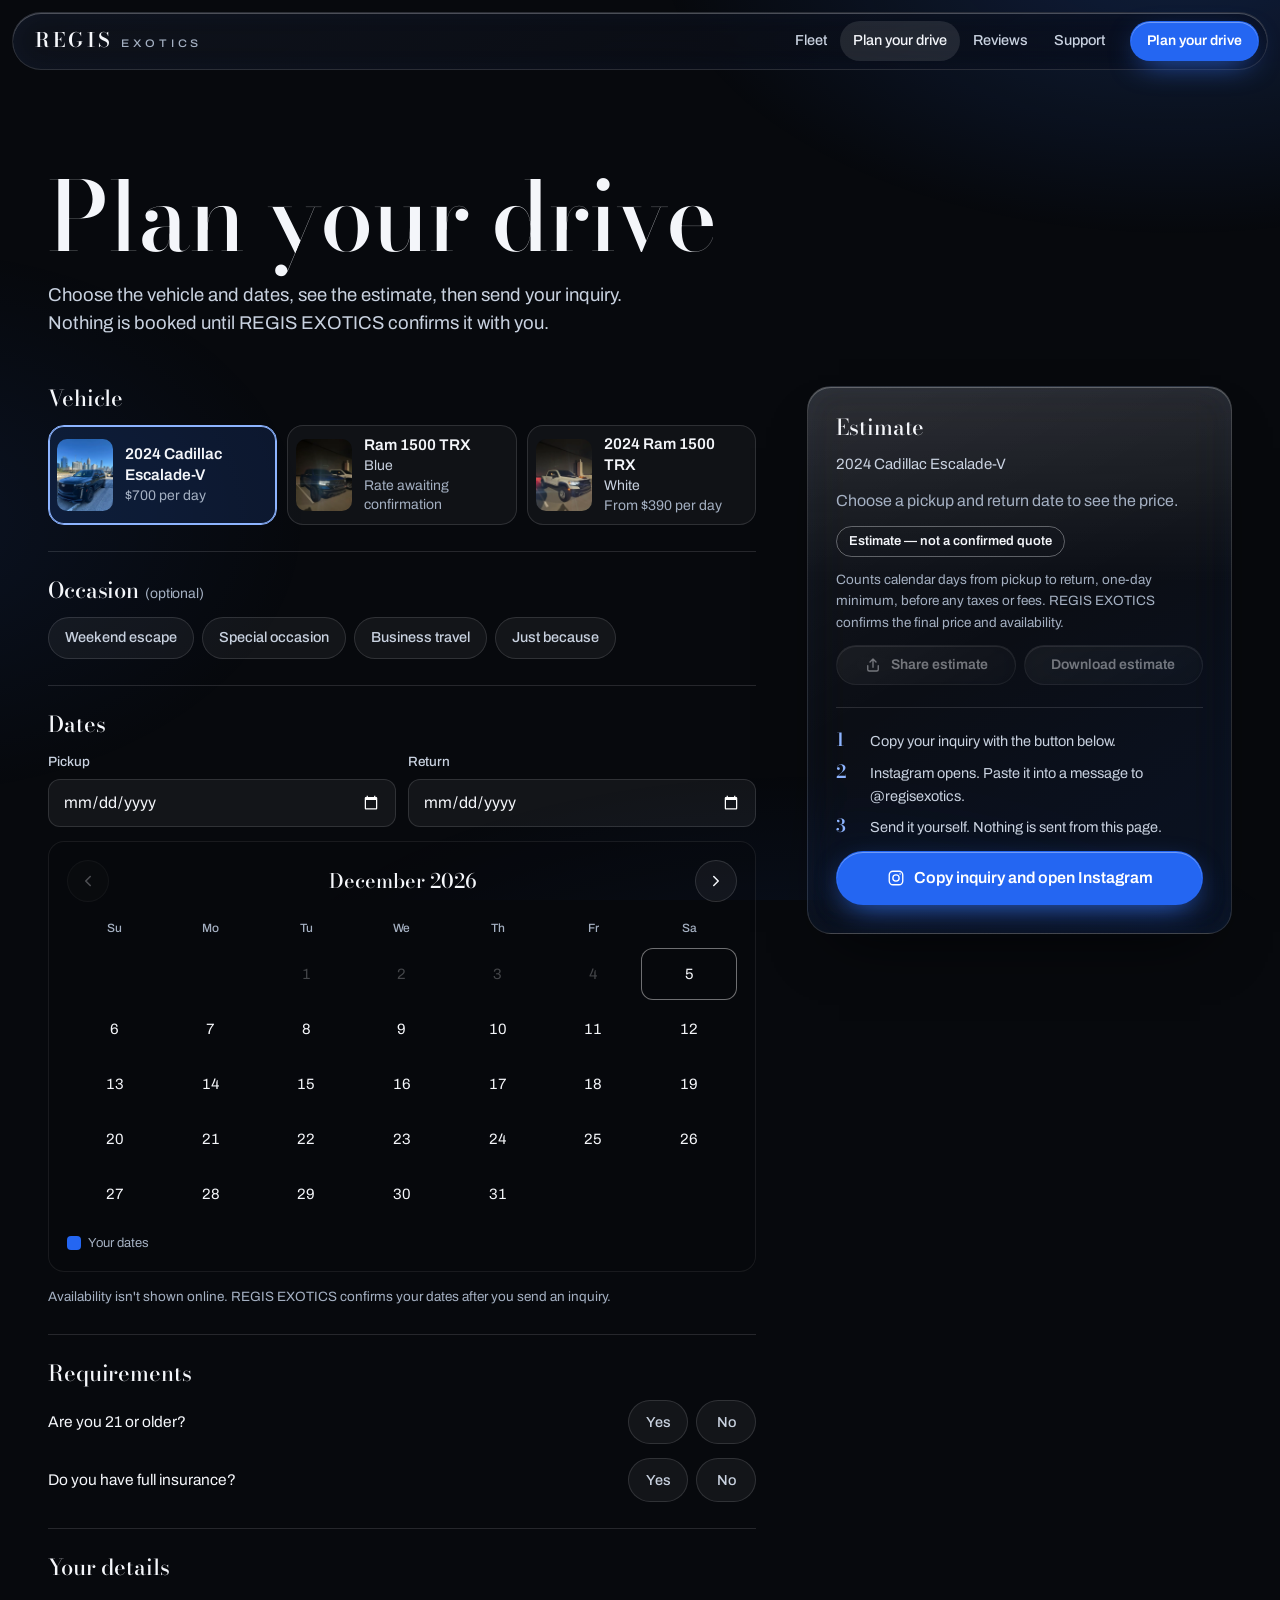
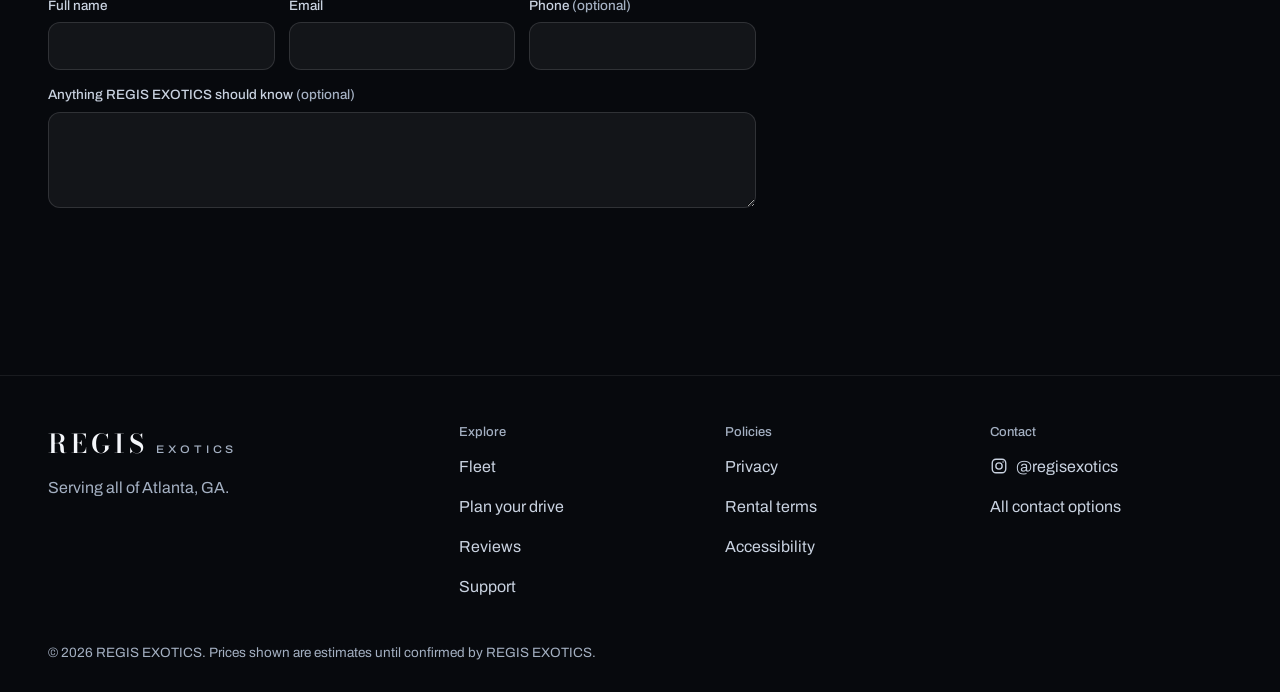
<file: plan.html>
<!doctype html>
<html lang="en" class="no-js">
<head>
<meta name="robots" content="noindex, nofollow">
<meta charset="utf-8">
<meta name="viewport" content="width=device-width, initial-scale=1, viewport-fit=cover">
<title>Plan Your Drive | REGIS EXOTICS Atlanta</title>
<meta name="description" content="Pick a vehicle and dates, see an estimate and send a booking inquiry to REGIS EXOTICS in Atlanta, GA.">
<meta name="theme-color" content="#07090d">
<meta name="color-scheme" content="dark">
<meta property="og:type" content="website">
<meta property="og:site_name" content="REGIS EXOTICS">
<meta property="og:title" content="Plan Your Drive | REGIS EXOTICS Atlanta">
<meta property="og:description" content="Pick a vehicle and dates, see an estimate and send a booking inquiry to REGIS EXOTICS in Atlanta, GA.">
<meta property="og:image" content="public/og/regis-exotics-og.jpg">
<meta property="og:image:width" content="1200">
<meta property="og:image:height" content="630">
<meta property="og:image:alt" content="Black 2024 Cadillac Escalade-V in front of the Atlanta skyline">
<meta name="twitter:card" content="summary_large_image">
<link rel="icon" href="public/favicon.svg" type="image/svg+xml">
<link rel="stylesheet" href="assets/site.css?v=95b3bc5d">
<script>document.documentElement.className='js';</script>
<script type="application/ld+json">{"@context":"https://schema.org","@type":"AutoRental","name":"REGIS EXOTICS","description":"Exotic and performance rentals in Atlanta, GA. 2024 Cadillac Escalade-V from $700 per day. Drivers 21+ with full insurance.","areaServed":{"@type":"City","name":"Atlanta, GA"},"address":{"@type":"PostalAddress","addressLocality":"Atlanta","addressRegion":"GA","addressCountry":"US"},"sameAs":["https://www.instagram.com/regisexotics/"]}</script>
</head>
<body data-page="plan">
<a class="skip" href="#main">Skip to content</a>
<header class="nav" data-nav>
  <div class="nav__pill glass">
    <a class="wordmark " href="index.html"><span class="wordmark__a">Regis</span> <span class="wordmark__b">Exotics</span><span class="sr"> home</span></a>
    <nav class="nav__links" aria-label="Main">
      <a href="fleet.html">Fleet</a>
      <a href="plan.html" aria-current="page">Plan your drive</a>
      <a href="reviews.html">Reviews</a>
      <a href="support.html">Support</a>
    </nav>
    <a class="nav__saved" href="fleet.html#saved" data-saved-link hidden><svg class="i" viewBox="0 0 24 24" width="18" height="18" fill="none" stroke="currentColor" stroke-width="1.8" stroke-linecap="round" stroke-linejoin="round" aria-hidden="true"><path d="M12 20s-7-4.400-7-10a4 4 0 0 1 7-2.600A4 4 0 0 1 19 10c0 5.600-7 10-7 10Z"/></svg><span><span data-saved-count>0</span> saved</span></a>
    <a class="btn btn--primary btn--sm nav__cta" href="plan.html" data-track="Request Booking" data-magnetic>Plan your drive</a>
    <button type="button" class="nav__toggle" aria-expanded="false" aria-controls="menu" data-menu-toggle><svg class="i" viewBox="0 0 24 24" width="18" height="18" fill="none" stroke="currentColor" stroke-width="1.8" stroke-linecap="round" stroke-linejoin="round" aria-hidden="true"><path d="M4 8h16M4 16h16"/></svg><span>Menu</span></button>
  </div>
  <div class="menu glass" id="menu" data-menu hidden>
    <nav aria-label="Menu">
      <a href="fleet.html">Fleet</a>
      <a href="plan.html" aria-current="page">Plan your drive</a>
      <a href="reviews.html">Reviews</a>
      <a href="support.html">Support</a>
      <a href="contact.html">Contact</a>
    </nav>
    <a class="btn btn--glass btn--block" href="https://ig.me/m/regisexotics" target="_blank" rel="noopener" data-track="Instagram click"><svg class="i" viewBox="0 0 24 24" width="18" height="18" fill="none" stroke="currentColor" stroke-width="1.8" stroke-linecap="round" stroke-linejoin="round" aria-hidden="true"><rect x="3" y="3" width="18" height="18" rx="5"/><circle cx="12" cy="12" r="4.2"/><circle cx="17.4" cy="6.6" r="1" fill="currentColor" stroke="none"/></svg><span>Message @regisexotics</span></a>
  </div>
</header>
<main id="main">
<section class="pagehead">
  <div class="wrap">
    <h1 class="display">Plan your drive</h1>
    <p class="lede">Choose the vehicle and dates, see the estimate, then send your inquiry. Nothing is booked until REGIS EXOTICS confirms it with you.</p>
  </div>
</section>
<section class="section section--tight">
  <div class="wrap">
    <form class="planner planner--full" id="request" data-booking data-mode="request" aria-label="Plan your drive">
  <noscript><p class="notice">The planner needs JavaScript. You can message <a href="https://ig.me/m/regisexotics">@regisexotics on Instagram</a> instead.</p></noscript>
  <div class="planner__cols" data-form-body>
    <div class="planner__col planner__col--form">
      <div class="pblock" role="radiogroup" aria-labelledby="pb-vehicle">
      <h2 class="pblock__h" id="pb-vehicle">Vehicle</h2>
      <div class="vpick">
        <label class="vpick__item">
          <input type="radio" name="vehicle" value="cadillac-escalade-v" data-vehicle checked required>
          <span class="vpick__card">
            <img src="public/img/cadillac-escalade-v/exterior/01-front-three-quarter-480.webp" alt="" width="1290" height="1720" loading="lazy" decoding="async">
            <span class="vpick__text"><strong>2024 Cadillac Escalade-V</strong><span class="vpick__rate">$700 per day</span></span>
          </span>
        </label>
        <label class="vpick__item">
          <input type="radio" name="vehicle" value="ram-trx-blue" data-vehicle required>
          <span class="vpick__card">
            <img src="public/img/ram-trx-blue/exterior/01-front-three-quarter-480.webp" alt="" width="1170" height="1560" loading="lazy" decoding="async">
            <span class="vpick__text"><strong>Ram 1500 TRX</strong><span>Blue</span><span class="vpick__rate">Rate awaiting confirmation</span></span>
          </span>
        </label>
        <label class="vpick__item">
          <input type="radio" name="vehicle" value="ram-trx-white" data-vehicle required>
          <span class="vpick__card">
            <img src="public/img/ram-trx-white/exterior/01-front-three-quarter-480.webp" alt="" width="1170" height="1560" loading="lazy" decoding="async">
            <span class="vpick__text"><strong>2024 Ram 1500 TRX</strong><span>White</span><span class="vpick__rate">From $390 per day</span></span>
          </span>
        </label>
      </div>
    </div>
      <div class="pblock" role="radiogroup" aria-labelledby="pb-occasion">
      <h2 class="pblock__h" id="pb-occasion">Occasion <span class="muted">(optional)</span></h2>
      <div class="chips">
        <label class="chipradio"><input type="radio" name="occasion" value="Weekend escape" data-occasion><span>Weekend escape</span></label>
        <label class="chipradio"><input type="radio" name="occasion" value="Special occasion" data-occasion><span>Special occasion</span></label>
        <label class="chipradio"><input type="radio" name="occasion" value="Business travel" data-occasion><span>Business travel</span></label>
        <label class="chipradio"><input type="radio" name="occasion" value="Just because" data-occasion><span>Just because</span></label>
      </div>
    </div>
      <div class="pblock">
      <h2 class="pblock__h">Dates</h2>
      <div class="pdates">
        <label class="field"><span class="field__label">Pickup</span><input type="date" id="pickup-request" name="pickup" data-pickup required></label>
        <label class="field"><span class="field__label">Return</span><input type="date" id="return-request" name="return" data-return required></label>
      </div>
      <div class="cal" data-cal></div>
      <p class="cal__msg" data-cal-msg role="status" aria-live="polite"></p>
      <p class="cal__note muted" data-cal-note>Availability isn't shown online. REGIS EXOTICS confirms your dates after you send an inquiry.</p>
    </div>
      <div class="pblock">
      <h2 class="pblock__h">Requirements</h2>
      <div class="yn" role="radiogroup" aria-labelledby="q-age-request">
        <span class="yn__q" id="q-age-request">Are you 21 or older?</span>
        <label><input type="radio" name="age-request" value="yes" data-elig="age" required><span>Yes</span></label>
        <label><input type="radio" name="age-request" value="no" data-elig="age"><span>No</span></label>
      </div>
      <div class="yn" role="radiogroup" aria-labelledby="q-ins-request">
        <span class="yn__q" id="q-ins-request">Do you have full insurance?</span>
        <label><input type="radio" name="insurance-request" value="yes" data-elig="insurance" required><span>Yes</span></label>
        <label><input type="radio" name="insurance-request" value="no" data-elig="insurance"><span>No</span></label>
      </div>
      <div class="elig" data-elig-msg role="status" aria-live="polite"></div>
    </div>
      <div class="pblock">
        <h2 class="pblock__h">Your details</h2>
        <div class="pfields">
          <label class="field"><span class="field__label">Full name</span><input type="text" id="p-name" name="name" autocomplete="name" required maxlength="120"></label>
          <label class="field"><span class="field__label">Email</span><input type="email" id="p-email" name="email" autocomplete="email" required maxlength="200" inputmode="email"></label>
          <label class="field"><span class="field__label">Phone <span class="muted">(optional)</span></span><input type="tel" id="p-phone" name="phone" autocomplete="tel" maxlength="40" inputmode="tel"></label>
          <label class="field field--wide"><span class="field__label">Anything REGIS EXOTICS should know <span class="muted">(optional)</span></span><textarea id="p-message" name="message" rows="3" maxlength="1500"></textarea></label>
        </div>
        <div class="hp" aria-hidden="true"><label>Leave this field empty <input type="text" name="_gotcha" tabindex="-1" autocomplete="off"></label></div>
      </div>
    </div>
    <aside class="planner__col planner__col--summary" aria-label="Your inquiry">
      <div class="summary glass">
        <div class="estimate" data-estimate>
      <h2 class="pblock__h">Estimate</h2>
      <p class="estimate__vehicle" data-est-vehicle>2024 Cadillac Escalade-V</p>
      <div data-estimate-body aria-live="polite">
        <p class="muted" data-estimate-empty>Choose a pickup and return date to see the price.</p>
        <dl class="estimate__lines" data-estimate-lines hidden>
          <div class="estimate__big"><dt data-est-label></dt><dd data-est-total></dd></div>
          <div><dt>Deposit, separate from the rental</dt><dd data-est-deposit></dd></div>
          <div><dt>Rental plus deposit</dt><dd data-est-sum></dd></div>
        </dl>
        <p class="estimate__quote" data-estimate-norate hidden></p>
      </div>
      <p class="estimate__flag">Estimate — not a confirmed quote</p>
      <p class="muted estimate__rule">Counts calendar days from pickup to return, one-day minimum, before any taxes or fees. REGIS EXOTICS confirms the final price and availability.</p>
      <div class="estimate__tools">
        <button type="button" class="btn btn--glass btn--sm" data-share disabled><svg class="i" viewBox="0 0 24 24" width="18" height="18" fill="none" stroke="currentColor" stroke-width="1.8" stroke-linecap="round" stroke-linejoin="round" aria-hidden="true"><path d="M12 15V4m0 0L8 8m4-4 4 4"/><path d="M5 13v5a2 2 0 0 0 2 2h10a2 2 0 0 0 2-2v-5"/></svg><span>Share estimate</span></button>
        <button type="button" class="btn btn--glass btn--sm" data-download disabled>Download estimate</button>
      </div>
      <p class="estimate__toast" data-share-msg role="status" aria-live="polite"></p>
    </div>
        <div class="summary__send">
          <ol class="handoff" data-offline-note>
            <li>Copy your inquiry with the button below.</li>
            <li>Instagram opens. Paste it into a message to @regisexotics.</li>
            <li>Send it yourself. Nothing is sent from this page.</li>
          </ol>
          <div class="pstatus" data-status role="status" aria-live="polite"></div>
          <a class="btn btn--primary btn--lg btn--block" href="https://ig.me/m/regisexotics" target="_blank" rel="noopener" data-ig-copy data-magnetic><svg class="i" viewBox="0 0 24 24" width="18" height="18" fill="none" stroke="currentColor" stroke-width="1.8" stroke-linecap="round" stroke-linejoin="round" aria-hidden="true"><rect x="3" y="3" width="18" height="18" rx="5"/><circle cx="12" cy="12" r="4.2"/><circle cx="17.4" cy="6.6" r="1" fill="currentColor" stroke="none"/></svg><span>Copy inquiry and open Instagram</span></a>
          <label class="field" data-manual hidden><span class="field__label">Copying was blocked by your browser. Select this text and copy it:</span><textarea rows="9" readonly data-manual-text></textarea></label>
        </div>
      </div>
    </aside>
  </div>
  <div class="planner__done glass" data-done hidden tabindex="-1">
    <h2>Request received</h2>
    <p><strong>This is not a confirmed booking yet.</strong> REGIS EXOTICS will reply to confirm availability and next steps.</p>
    <p class="muted" data-done-email hidden></p>
    <pre class="summarytext" data-done-summary></pre>
  </div>
</form>
  </div>
</section>
</main>
<footer class="footer">
  <div class="wrap footer__grid">
    <div class="footer__brand">
      <a class="wordmark wordmark--lg" href="index.html"><span class="wordmark__a">Regis</span> <span class="wordmark__b">Exotics</span><span class="sr"> home</span></a>
      <p class="muted">Serving all of Atlanta, GA.</p>
    </div>
    <nav class="footer__col" aria-label="Explore">
      <h2 class="footer__h">Explore</h2>
      <a href="fleet.html">Fleet</a>
      <a href="plan.html">Plan your drive</a>
      <a href="reviews.html">Reviews</a>
      <a href="support.html">Support</a>
    </nav>
    <nav class="footer__col" aria-label="Policies">
      <h2 class="footer__h">Policies</h2>
      <a href="privacy.html">Privacy</a>
      <a href="terms.html">Rental terms</a>
      <a href="accessibility.html">Accessibility</a>
    </nav>
    <div class="footer__col">
      <h2 class="footer__h">Contact</h2>
      <a href="https://www.instagram.com/regisexotics/" target="_blank" rel="noopener" data-track="Instagram click"><svg class="i" viewBox="0 0 24 24" width="18" height="18" fill="none" stroke="currentColor" stroke-width="1.8" stroke-linecap="round" stroke-linejoin="round" aria-hidden="true"><rect x="3" y="3" width="18" height="18" rx="5"/><circle cx="12" cy="12" r="4.2"/><circle cx="17.4" cy="6.6" r="1" fill="currentColor" stroke="none"/></svg><span>@regisexotics</span></a>
      
      <a href="contact.html">All contact options</a>
    </div>
  </div>
  <div class="wrap footer__base">
    <p class="muted">© 2026 REGIS EXOTICS. Prices shown are estimates until confirmed by REGIS EXOTICS.</p>
  </div>
</footer>
<script type="application/json" id="site-data">{"business":{"name":"REGIS EXOTICS","instagram":"regisexotics"},"requirements":{"minAge":21,"insurance":"Full insurance required"},"vehicles":[{"slug":"cadillac-escalade-v","name":"2024 Cadillac Escalade-V","short":"Escalade-V","category":"Luxury SUVs","dailyRate":700,"rateTiers":null,"longFrom":null,"rateLabel":"$700","deposit":800,"specs":[{"label":"Engine","value":"Supercharged 6.2L V8"},{"label":"Power","value":"682 hp"},{"label":"Torque","value":"653 lb-ft"},{"label":"Transmission","value":"10-speed automatic"},{"label":"Drive","value":"All-wheel drive"}],"url":"fleet/cadillac-escalade-v.html"},{"slug":"ram-trx-blue","name":"Ram 1500 TRX (Blue)","short":"1500 TRX, Blue","category":"Performance","dailyRate":null,"rateTiers":null,"longFrom":null,"rateLabel":null,"deposit":null,"specs":[{"label":"Engine","value":"Supercharged 6.2L HEMI V8"},{"label":"Power","value":"702 hp"},{"label":"Torque","value":"650 lb-ft"},{"label":"Transmission","value":"8-speed automatic"},{"label":"Drive","value":"Four-wheel drive"}],"url":"fleet/ram-trx-blue.html"},{"slug":"ram-trx-white","name":"2024 Ram 1500 TRX (White)","short":"1500 TRX, White","category":"Performance","dailyRate":390,"rateTiers":[{"minDays":1,"rate":460},{"minDays":2,"rate":430},{"minDays":3,"rate":390}],"longFrom":7,"rateLabel":"From $390","deposit":null,"specs":[{"label":"Engine","value":"Supercharged 6.2L HEMI V8"},{"label":"Power","value":"702 hp"},{"label":"Torque","value":"650 lb-ft"},{"label":"Transmission","value":"8-speed automatic"},{"label":"Drive","value":"Four-wheel drive"}],"url":"fleet/ram-trx-white.html"}],"urls":{"plan":"plan.html","fleet":"fleet.html","home":"index.html","support":"support.html"},"form":{"endpoint":""},"availability":{"endpoint":""},"reviews":{"endpoint":""},"support":{"endpoint":""},"analytics":{"provider":"none","plausibleDomain":"","plausibleScript":"https://plausible.io/js/script.js","ga4Id":""},"intro":null,"preview":true}</script>
<script src="assets/app.js?v=95b3bc5d" defer></script>
<script src="assets/booking.js?v=95b3bc5d" defer></script>
</body>
</html>
</file>
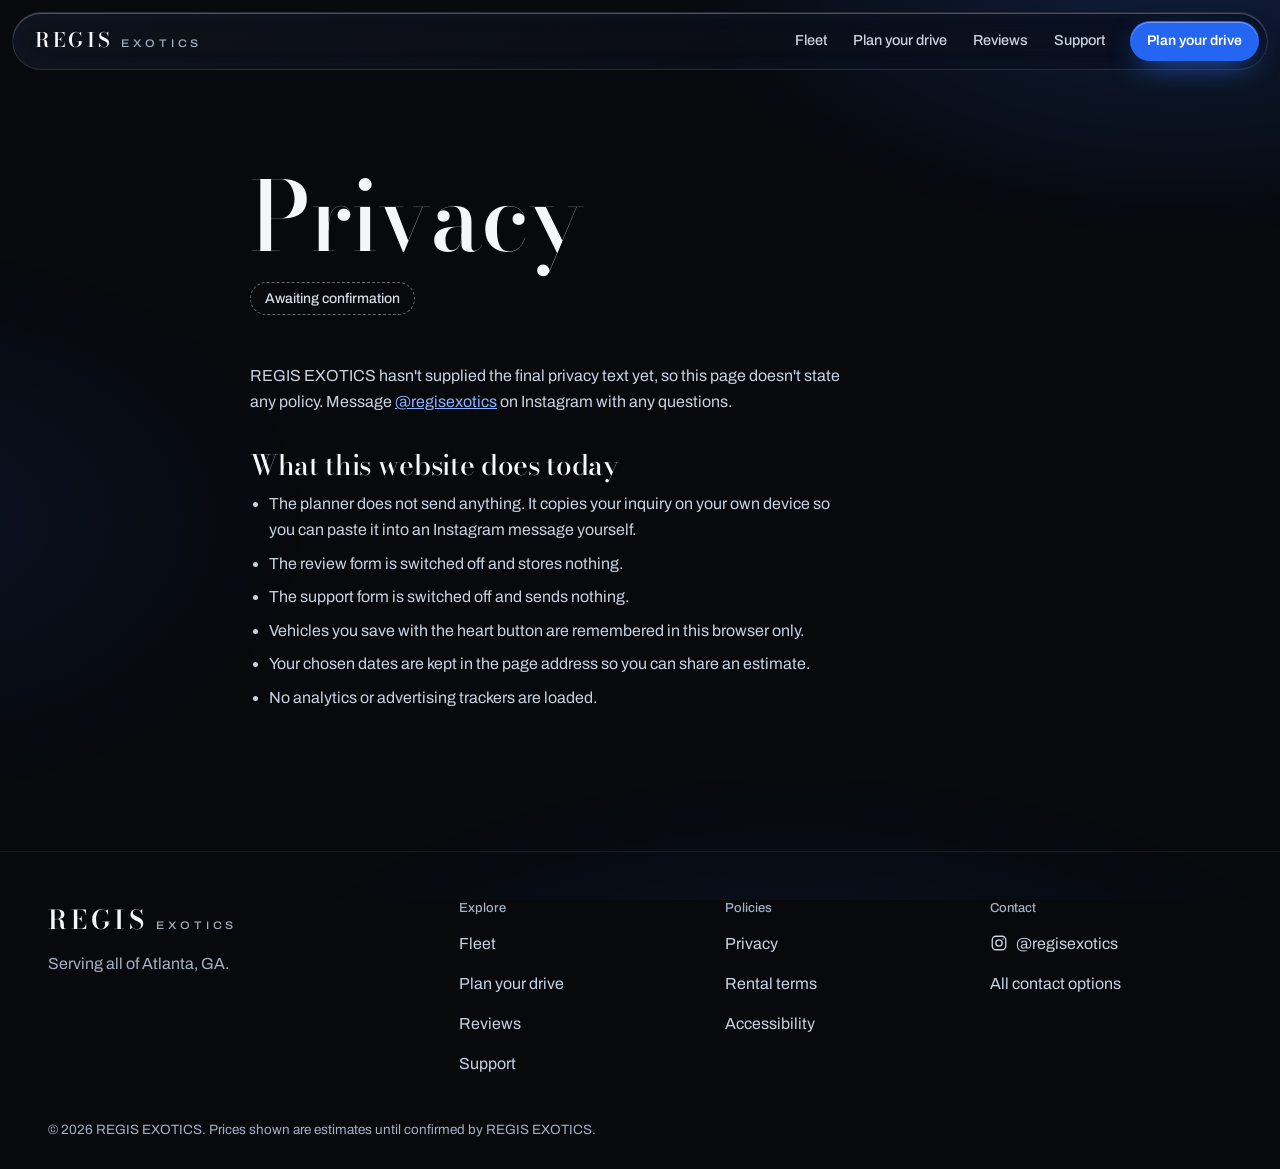
<file: privacy.html>
<!doctype html>
<html lang="en" class="no-js">
<head>
<meta charset="utf-8">
<meta name="viewport" content="width=device-width, initial-scale=1, viewport-fit=cover">
<title>Privacy | REGIS EXOTICS</title>
<meta name="description" content="Privacy for the REGIS EXOTICS website.">
<meta name="robots" content="noindex, nofollow">
<meta name="theme-color" content="#07090d">
<meta name="color-scheme" content="dark">
<meta property="og:type" content="website">
<meta property="og:site_name" content="REGIS EXOTICS">
<meta property="og:title" content="Privacy | REGIS EXOTICS">
<meta property="og:description" content="Privacy for the REGIS EXOTICS website.">
<meta property="og:image" content="public/og/regis-exotics-og.jpg">
<meta property="og:image:width" content="1200">
<meta property="og:image:height" content="630">
<meta property="og:image:alt" content="Black 2024 Cadillac Escalade-V in front of the Atlanta skyline">
<meta name="twitter:card" content="summary_large_image">
<link rel="icon" href="public/favicon.svg" type="image/svg+xml">
<link rel="stylesheet" href="assets/site.css?v=95b3bc5d">
<script>document.documentElement.className='js';</script>
<script type="application/ld+json">{"@context":"https://schema.org","@type":"AutoRental","name":"REGIS EXOTICS","description":"Exotic and performance rentals in Atlanta, GA. 2024 Cadillac Escalade-V from $700 per day. Drivers 21+ with full insurance.","areaServed":{"@type":"City","name":"Atlanta, GA"},"address":{"@type":"PostalAddress","addressLocality":"Atlanta","addressRegion":"GA","addressCountry":"US"},"sameAs":["https://www.instagram.com/regisexotics/"]}</script>
</head>
<body data-page="privacy">
<a class="skip" href="#main">Skip to content</a>
<header class="nav" data-nav>
  <div class="nav__pill glass">
    <a class="wordmark " href="index.html"><span class="wordmark__a">Regis</span> <span class="wordmark__b">Exotics</span><span class="sr"> home</span></a>
    <nav class="nav__links" aria-label="Main">
      <a href="fleet.html">Fleet</a>
      <a href="plan.html">Plan your drive</a>
      <a href="reviews.html">Reviews</a>
      <a href="support.html">Support</a>
    </nav>
    <a class="nav__saved" href="fleet.html#saved" data-saved-link hidden><svg class="i" viewBox="0 0 24 24" width="18" height="18" fill="none" stroke="currentColor" stroke-width="1.8" stroke-linecap="round" stroke-linejoin="round" aria-hidden="true"><path d="M12 20s-7-4.400-7-10a4 4 0 0 1 7-2.600A4 4 0 0 1 19 10c0 5.600-7 10-7 10Z"/></svg><span><span data-saved-count>0</span> saved</span></a>
    <a class="btn btn--primary btn--sm nav__cta" href="plan.html" data-track="Request Booking" data-magnetic>Plan your drive</a>
    <button type="button" class="nav__toggle" aria-expanded="false" aria-controls="menu" data-menu-toggle><svg class="i" viewBox="0 0 24 24" width="18" height="18" fill="none" stroke="currentColor" stroke-width="1.8" stroke-linecap="round" stroke-linejoin="round" aria-hidden="true"><path d="M4 8h16M4 16h16"/></svg><span>Menu</span></button>
  </div>
  <div class="menu glass" id="menu" data-menu hidden>
    <nav aria-label="Menu">
      <a href="fleet.html">Fleet</a>
      <a href="plan.html">Plan your drive</a>
      <a href="reviews.html">Reviews</a>
      <a href="support.html">Support</a>
      <a href="contact.html">Contact</a>
    </nav>
    <a class="btn btn--glass btn--block" href="https://ig.me/m/regisexotics" target="_blank" rel="noopener" data-track="Instagram click"><svg class="i" viewBox="0 0 24 24" width="18" height="18" fill="none" stroke="currentColor" stroke-width="1.8" stroke-linecap="round" stroke-linejoin="round" aria-hidden="true"><rect x="3" y="3" width="18" height="18" rx="5"/><circle cx="12" cy="12" r="4.2"/><circle cx="17.4" cy="6.6" r="1" fill="currentColor" stroke="none"/></svg><span>Message @regisexotics</span></a>
  </div>
</header>
<main id="main">
<section class="pagehead">
  <div class="wrap wrap--narrow">
    <h1 class="display">Privacy</h1>
    <p><span class="badge badge--lg">Awaiting confirmation</span></p>
  </div>
</section>
<section class="section section--tight">
  <div class="wrap wrap--narrow prose">
    <p>REGIS EXOTICS hasn't supplied the final privacy text yet, so this page doesn't state any policy. Message <a href="https://ig.me/m/regisexotics" target="_blank" rel="noopener">@regisexotics</a> on Instagram with any questions.</p>
    <h2>What this website does today</h2>
    <ul>
      <li>The planner does not send anything. It copies your inquiry on your own device so you can paste it into an Instagram message yourself.</li>
      <li>The review form is switched off and stores nothing.</li>
      <li>The support form is switched off and sends nothing.</li>
      <li>Vehicles you save with the heart button are remembered in this browser only.</li>
      <li>Your chosen dates are kept in the page address so you can share an estimate.</li>
      <li>No analytics or advertising trackers are loaded.</li>
    </ul>
  </div>
</section>
</main>
<footer class="footer">
  <div class="wrap footer__grid">
    <div class="footer__brand">
      <a class="wordmark wordmark--lg" href="index.html"><span class="wordmark__a">Regis</span> <span class="wordmark__b">Exotics</span><span class="sr"> home</span></a>
      <p class="muted">Serving all of Atlanta, GA.</p>
    </div>
    <nav class="footer__col" aria-label="Explore">
      <h2 class="footer__h">Explore</h2>
      <a href="fleet.html">Fleet</a>
      <a href="plan.html">Plan your drive</a>
      <a href="reviews.html">Reviews</a>
      <a href="support.html">Support</a>
    </nav>
    <nav class="footer__col" aria-label="Policies">
      <h2 class="footer__h">Policies</h2>
      <a href="privacy.html">Privacy</a>
      <a href="terms.html">Rental terms</a>
      <a href="accessibility.html">Accessibility</a>
    </nav>
    <div class="footer__col">
      <h2 class="footer__h">Contact</h2>
      <a href="https://www.instagram.com/regisexotics/" target="_blank" rel="noopener" data-track="Instagram click"><svg class="i" viewBox="0 0 24 24" width="18" height="18" fill="none" stroke="currentColor" stroke-width="1.8" stroke-linecap="round" stroke-linejoin="round" aria-hidden="true"><rect x="3" y="3" width="18" height="18" rx="5"/><circle cx="12" cy="12" r="4.2"/><circle cx="17.4" cy="6.6" r="1" fill="currentColor" stroke="none"/></svg><span>@regisexotics</span></a>
      
      <a href="contact.html">All contact options</a>
    </div>
  </div>
  <div class="wrap footer__base">
    <p class="muted">© 2026 REGIS EXOTICS. Prices shown are estimates until confirmed by REGIS EXOTICS.</p>
  </div>
</footer>
<script type="application/json" id="site-data">{"business":{"name":"REGIS EXOTICS","instagram":"regisexotics"},"requirements":{"minAge":21,"insurance":"Full insurance required"},"vehicles":[{"slug":"cadillac-escalade-v","name":"2024 Cadillac Escalade-V","short":"Escalade-V","category":"Luxury SUVs","dailyRate":700,"rateTiers":null,"longFrom":null,"rateLabel":"$700","deposit":800,"specs":[{"label":"Engine","value":"Supercharged 6.2L V8"},{"label":"Power","value":"682 hp"},{"label":"Torque","value":"653 lb-ft"},{"label":"Transmission","value":"10-speed automatic"},{"label":"Drive","value":"All-wheel drive"}],"url":"fleet/cadillac-escalade-v.html"},{"slug":"ram-trx-blue","name":"Ram 1500 TRX (Blue)","short":"1500 TRX, Blue","category":"Performance","dailyRate":null,"rateTiers":null,"longFrom":null,"rateLabel":null,"deposit":null,"specs":[{"label":"Engine","value":"Supercharged 6.2L HEMI V8"},{"label":"Power","value":"702 hp"},{"label":"Torque","value":"650 lb-ft"},{"label":"Transmission","value":"8-speed automatic"},{"label":"Drive","value":"Four-wheel drive"}],"url":"fleet/ram-trx-blue.html"},{"slug":"ram-trx-white","name":"2024 Ram 1500 TRX (White)","short":"1500 TRX, White","category":"Performance","dailyRate":390,"rateTiers":[{"minDays":1,"rate":460},{"minDays":2,"rate":430},{"minDays":3,"rate":390}],"longFrom":7,"rateLabel":"From $390","deposit":null,"specs":[{"label":"Engine","value":"Supercharged 6.2L HEMI V8"},{"label":"Power","value":"702 hp"},{"label":"Torque","value":"650 lb-ft"},{"label":"Transmission","value":"8-speed automatic"},{"label":"Drive","value":"Four-wheel drive"}],"url":"fleet/ram-trx-white.html"}],"urls":{"plan":"plan.html","fleet":"fleet.html","home":"index.html","support":"support.html"},"form":{"endpoint":""},"availability":{"endpoint":""},"reviews":{"endpoint":""},"support":{"endpoint":""},"analytics":{"provider":"none","plausibleDomain":"","plausibleScript":"https://plausible.io/js/script.js","ga4Id":""},"intro":null,"preview":true}</script>
<script src="assets/app.js?v=95b3bc5d" defer></script>
</body>
</html>
</file>
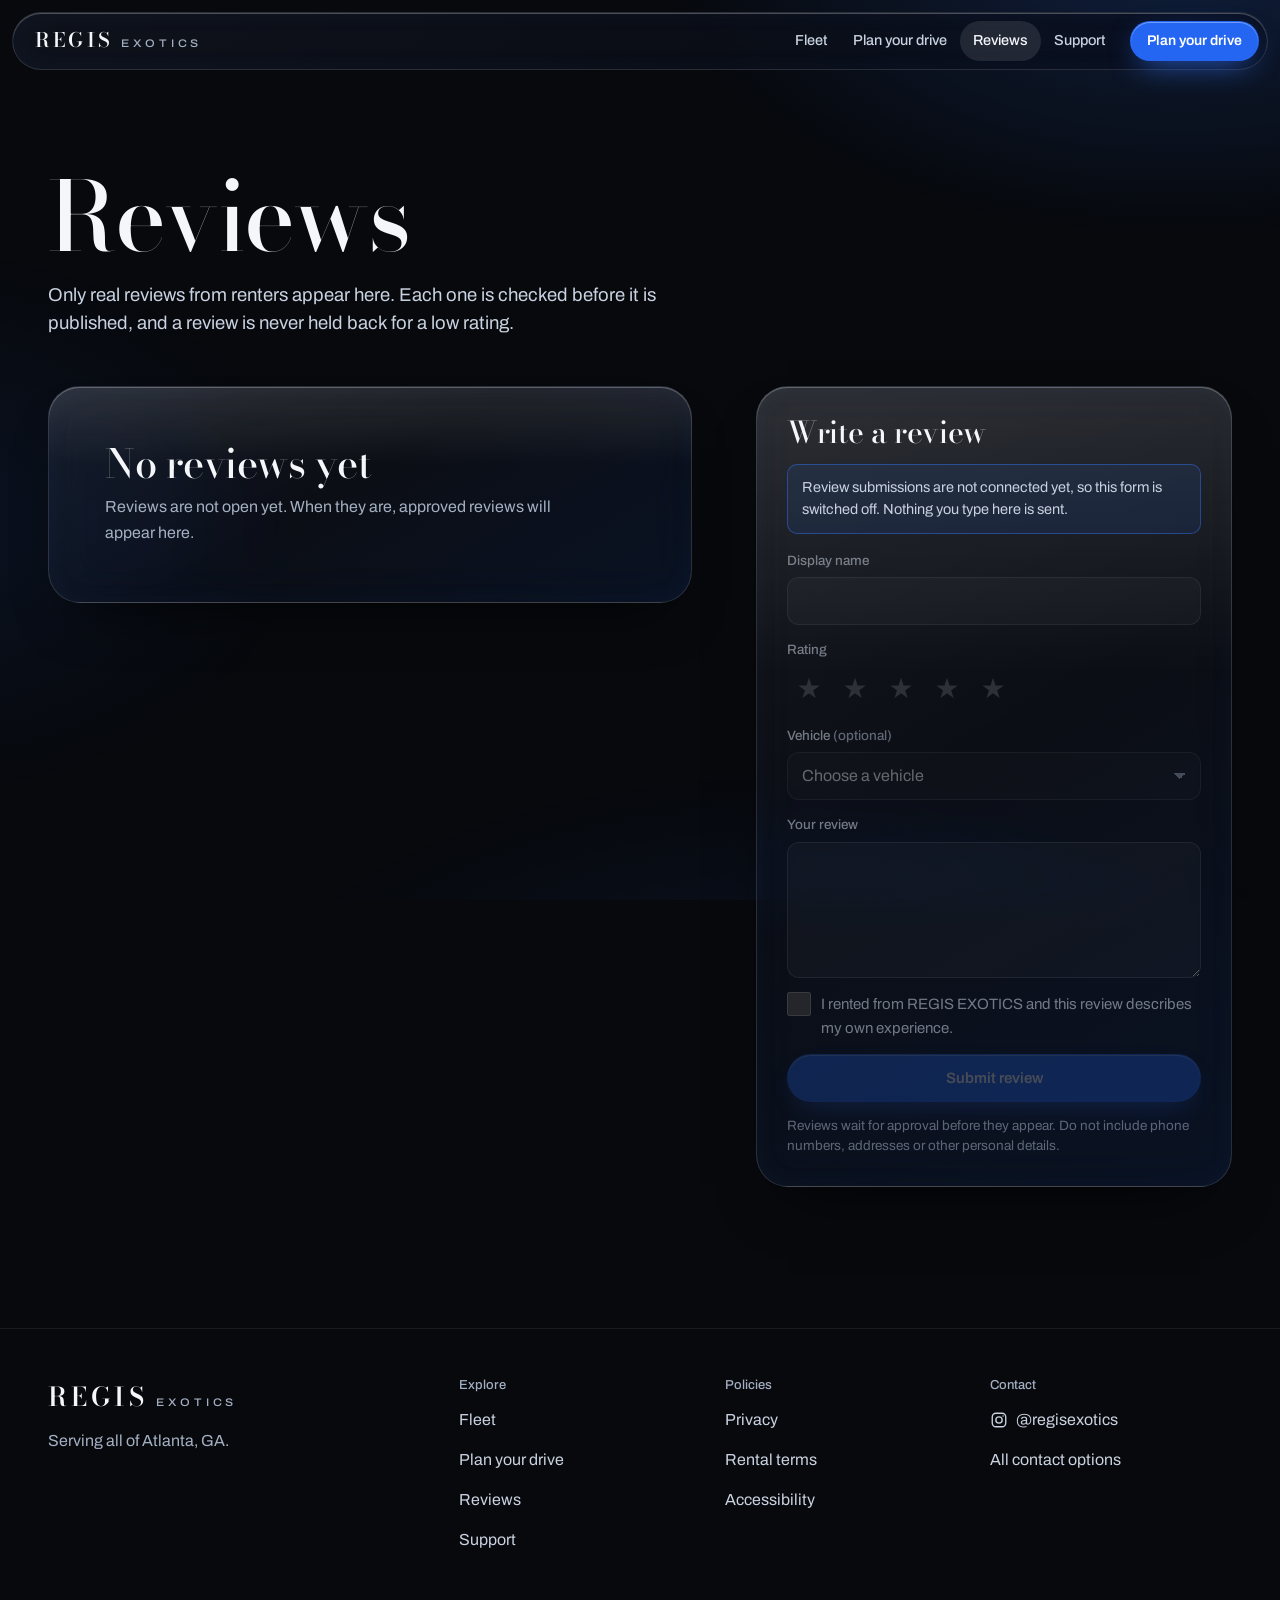
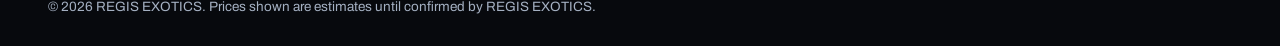
<file: reviews.html>
<!doctype html>
<html lang="en" class="no-js">
<head>
<meta charset="utf-8">
<meta name="viewport" content="width=device-width, initial-scale=1, viewport-fit=cover">
<title>Reviews | REGIS EXOTICS Atlanta</title>
<meta name="description" content="Reviews from people who rented from REGIS EXOTICS in Atlanta, GA.">
<meta name="robots" content="noindex, nofollow">
<meta name="theme-color" content="#07090d">
<meta name="color-scheme" content="dark">
<meta property="og:type" content="website">
<meta property="og:site_name" content="REGIS EXOTICS">
<meta property="og:title" content="Reviews | REGIS EXOTICS Atlanta">
<meta property="og:description" content="Reviews from people who rented from REGIS EXOTICS in Atlanta, GA.">
<meta property="og:image" content="public/og/regis-exotics-og.jpg">
<meta property="og:image:width" content="1200">
<meta property="og:image:height" content="630">
<meta property="og:image:alt" content="Black 2024 Cadillac Escalade-V in front of the Atlanta skyline">
<meta name="twitter:card" content="summary_large_image">
<link rel="icon" href="public/favicon.svg" type="image/svg+xml">
<link rel="stylesheet" href="assets/site.css?v=95b3bc5d">
<script>document.documentElement.className='js';</script>
<script type="application/ld+json">{"@context":"https://schema.org","@type":"AutoRental","name":"REGIS EXOTICS","description":"Exotic and performance rentals in Atlanta, GA. 2024 Cadillac Escalade-V from $700 per day. Drivers 21+ with full insurance.","areaServed":{"@type":"City","name":"Atlanta, GA"},"address":{"@type":"PostalAddress","addressLocality":"Atlanta","addressRegion":"GA","addressCountry":"US"},"sameAs":["https://www.instagram.com/regisexotics/"]}</script>
</head>
<body data-page="reviews">
<a class="skip" href="#main">Skip to content</a>
<header class="nav" data-nav>
  <div class="nav__pill glass">
    <a class="wordmark " href="index.html"><span class="wordmark__a">Regis</span> <span class="wordmark__b">Exotics</span><span class="sr"> home</span></a>
    <nav class="nav__links" aria-label="Main">
      <a href="fleet.html">Fleet</a>
      <a href="plan.html">Plan your drive</a>
      <a href="reviews.html" aria-current="page">Reviews</a>
      <a href="support.html">Support</a>
    </nav>
    <a class="nav__saved" href="fleet.html#saved" data-saved-link hidden><svg class="i" viewBox="0 0 24 24" width="18" height="18" fill="none" stroke="currentColor" stroke-width="1.8" stroke-linecap="round" stroke-linejoin="round" aria-hidden="true"><path d="M12 20s-7-4.400-7-10a4 4 0 0 1 7-2.600A4 4 0 0 1 19 10c0 5.600-7 10-7 10Z"/></svg><span><span data-saved-count>0</span> saved</span></a>
    <a class="btn btn--primary btn--sm nav__cta" href="plan.html" data-track="Request Booking" data-magnetic>Plan your drive</a>
    <button type="button" class="nav__toggle" aria-expanded="false" aria-controls="menu" data-menu-toggle><svg class="i" viewBox="0 0 24 24" width="18" height="18" fill="none" stroke="currentColor" stroke-width="1.8" stroke-linecap="round" stroke-linejoin="round" aria-hidden="true"><path d="M4 8h16M4 16h16"/></svg><span>Menu</span></button>
  </div>
  <div class="menu glass" id="menu" data-menu hidden>
    <nav aria-label="Menu">
      <a href="fleet.html">Fleet</a>
      <a href="plan.html">Plan your drive</a>
      <a href="reviews.html" aria-current="page">Reviews</a>
      <a href="support.html">Support</a>
      <a href="contact.html">Contact</a>
    </nav>
    <a class="btn btn--glass btn--block" href="https://ig.me/m/regisexotics" target="_blank" rel="noopener" data-track="Instagram click"><svg class="i" viewBox="0 0 24 24" width="18" height="18" fill="none" stroke="currentColor" stroke-width="1.8" stroke-linecap="round" stroke-linejoin="round" aria-hidden="true"><rect x="3" y="3" width="18" height="18" rx="5"/><circle cx="12" cy="12" r="4.2"/><circle cx="17.4" cy="6.6" r="1" fill="currentColor" stroke="none"/></svg><span>Message @regisexotics</span></a>
  </div>
</header>
<main id="main">
<section class="pagehead">
  <div class="wrap">
    <h1 class="display">Reviews</h1>
    <p class="lede">Only real reviews from renters appear here. Each one is checked before it is published, and a review is never held back for a low rating.</p>
  </div>
</section>
<section class="section section--tight">
  <div class="wrap reviews">
    <div class="reviews__list">
      <div class="reviews__summary" data-review-summary hidden></div>
      <div class="reviewgrid reviewgrid--page" data-review-list></div>
      <div class="empty glass" data-review-empty>
        <h2>No reviews yet</h2>
        <p class="muted">Reviews are not open yet. When they are, approved reviews will appear here.</p>
      </div>
    </div>
    <form class="reviewform glass" data-review-form aria-labelledby="rvf-h">
      <h2 id="rvf-h">Write a review</h2>
      <p class="notice" data-off-note>Review submissions are not connected yet, so this form is switched off. Nothing you type here is sent.</p>
      <fieldset class="formset" disabled>
        <label class="field"><span class="field__label">Display name</span><input type="text" id="rv-name" name="display_name" required maxlength="60" autocomplete="nickname"></label>
        <div class="field">
          <span class="field__label" id="rv-rating-l">Rating</span>
          <div class="stars" role="radiogroup" aria-labelledby="rv-rating-l">
            <label><input type="radio" name="rating" value="1" required><span aria-hidden="true">★</span><span class="sr">1 star</span></label><label><input type="radio" name="rating" value="2" required><span aria-hidden="true">★</span><span class="sr">2 stars</span></label><label><input type="radio" name="rating" value="3" required><span aria-hidden="true">★</span><span class="sr">3 stars</span></label><label><input type="radio" name="rating" value="4" required><span aria-hidden="true">★</span><span class="sr">4 stars</span></label><label><input type="radio" name="rating" value="5" required><span aria-hidden="true">★</span><span class="sr">5 stars</span></label>
          </div>
        </div>
        <label class="field"><span class="field__label">Vehicle <span class="muted">(optional)</span></span>
          <select id="rv-vehicle" name="vehicle_slug"><option value="">Choose a vehicle</option><option value="cadillac-escalade-v">2024 Cadillac Escalade-V</option><option value="ram-trx-blue">Ram 1500 TRX (Blue)</option><option value="ram-trx-white">2024 Ram 1500 TRX (White)</option></select>
        </label>
        <label class="field"><span class="field__label">Your review</span><textarea id="rv-body" name="body" rows="5" required minlength="20" maxlength="1500"></textarea></label>
        <label class="check"><input type="checkbox" id="rv-own" name="own" required><span>I rented from REGIS EXOTICS and this review describes my own experience.</span></label>
        <div class="hp" aria-hidden="true"><label>Leave this field empty <input type="text" name="_gotcha" tabindex="-1" autocomplete="off"></label></div>
        <button type="submit" class="btn btn--primary btn--block" data-review-submit>Submit review</button>
        <p class="muted fine">Reviews wait for approval before they appear. Do not include phone numbers, addresses or other personal details.</p>
      </fieldset>
      <div class="pstatus" data-review-status role="status" aria-live="polite"></div>
      <div class="formdone" data-review-done hidden tabindex="-1">
        <h3>Review received</h3>
        <p>Thank you. Your review is waiting for approval and is not public yet.</p>
      </div>
    </form>
  </div>
</section>
</main>
<footer class="footer">
  <div class="wrap footer__grid">
    <div class="footer__brand">
      <a class="wordmark wordmark--lg" href="index.html"><span class="wordmark__a">Regis</span> <span class="wordmark__b">Exotics</span><span class="sr"> home</span></a>
      <p class="muted">Serving all of Atlanta, GA.</p>
    </div>
    <nav class="footer__col" aria-label="Explore">
      <h2 class="footer__h">Explore</h2>
      <a href="fleet.html">Fleet</a>
      <a href="plan.html">Plan your drive</a>
      <a href="reviews.html">Reviews</a>
      <a href="support.html">Support</a>
    </nav>
    <nav class="footer__col" aria-label="Policies">
      <h2 class="footer__h">Policies</h2>
      <a href="privacy.html">Privacy</a>
      <a href="terms.html">Rental terms</a>
      <a href="accessibility.html">Accessibility</a>
    </nav>
    <div class="footer__col">
      <h2 class="footer__h">Contact</h2>
      <a href="https://www.instagram.com/regisexotics/" target="_blank" rel="noopener" data-track="Instagram click"><svg class="i" viewBox="0 0 24 24" width="18" height="18" fill="none" stroke="currentColor" stroke-width="1.8" stroke-linecap="round" stroke-linejoin="round" aria-hidden="true"><rect x="3" y="3" width="18" height="18" rx="5"/><circle cx="12" cy="12" r="4.2"/><circle cx="17.4" cy="6.6" r="1" fill="currentColor" stroke="none"/></svg><span>@regisexotics</span></a>
      
      <a href="contact.html">All contact options</a>
    </div>
  </div>
  <div class="wrap footer__base">
    <p class="muted">© 2026 REGIS EXOTICS. Prices shown are estimates until confirmed by REGIS EXOTICS.</p>
  </div>
</footer>
<script type="application/json" id="site-data">{"business":{"name":"REGIS EXOTICS","instagram":"regisexotics"},"requirements":{"minAge":21,"insurance":"Full insurance required"},"vehicles":[{"slug":"cadillac-escalade-v","name":"2024 Cadillac Escalade-V","short":"Escalade-V","category":"Luxury SUVs","dailyRate":700,"rateTiers":null,"longFrom":null,"rateLabel":"$700","deposit":800,"specs":[{"label":"Engine","value":"Supercharged 6.2L V8"},{"label":"Power","value":"682 hp"},{"label":"Torque","value":"653 lb-ft"},{"label":"Transmission","value":"10-speed automatic"},{"label":"Drive","value":"All-wheel drive"}],"url":"fleet/cadillac-escalade-v.html"},{"slug":"ram-trx-blue","name":"Ram 1500 TRX (Blue)","short":"1500 TRX, Blue","category":"Performance","dailyRate":null,"rateTiers":null,"longFrom":null,"rateLabel":null,"deposit":null,"specs":[{"label":"Engine","value":"Supercharged 6.2L HEMI V8"},{"label":"Power","value":"702 hp"},{"label":"Torque","value":"650 lb-ft"},{"label":"Transmission","value":"8-speed automatic"},{"label":"Drive","value":"Four-wheel drive"}],"url":"fleet/ram-trx-blue.html"},{"slug":"ram-trx-white","name":"2024 Ram 1500 TRX (White)","short":"1500 TRX, White","category":"Performance","dailyRate":390,"rateTiers":[{"minDays":1,"rate":460},{"minDays":2,"rate":430},{"minDays":3,"rate":390}],"longFrom":7,"rateLabel":"From $390","deposit":null,"specs":[{"label":"Engine","value":"Supercharged 6.2L HEMI V8"},{"label":"Power","value":"702 hp"},{"label":"Torque","value":"650 lb-ft"},{"label":"Transmission","value":"8-speed automatic"},{"label":"Drive","value":"Four-wheel drive"}],"url":"fleet/ram-trx-white.html"}],"urls":{"plan":"plan.html","fleet":"fleet.html","home":"index.html","support":"support.html"},"form":{"endpoint":""},"availability":{"endpoint":""},"reviews":{"endpoint":""},"support":{"endpoint":""},"analytics":{"provider":"none","plausibleDomain":"","plausibleScript":"https://plausible.io/js/script.js","ga4Id":""},"intro":null,"preview":true}</script>
<script src="assets/app.js?v=95b3bc5d" defer></script>
<script src="assets/community.js?v=95b3bc5d" defer></script>
</body>
</html>
</file>
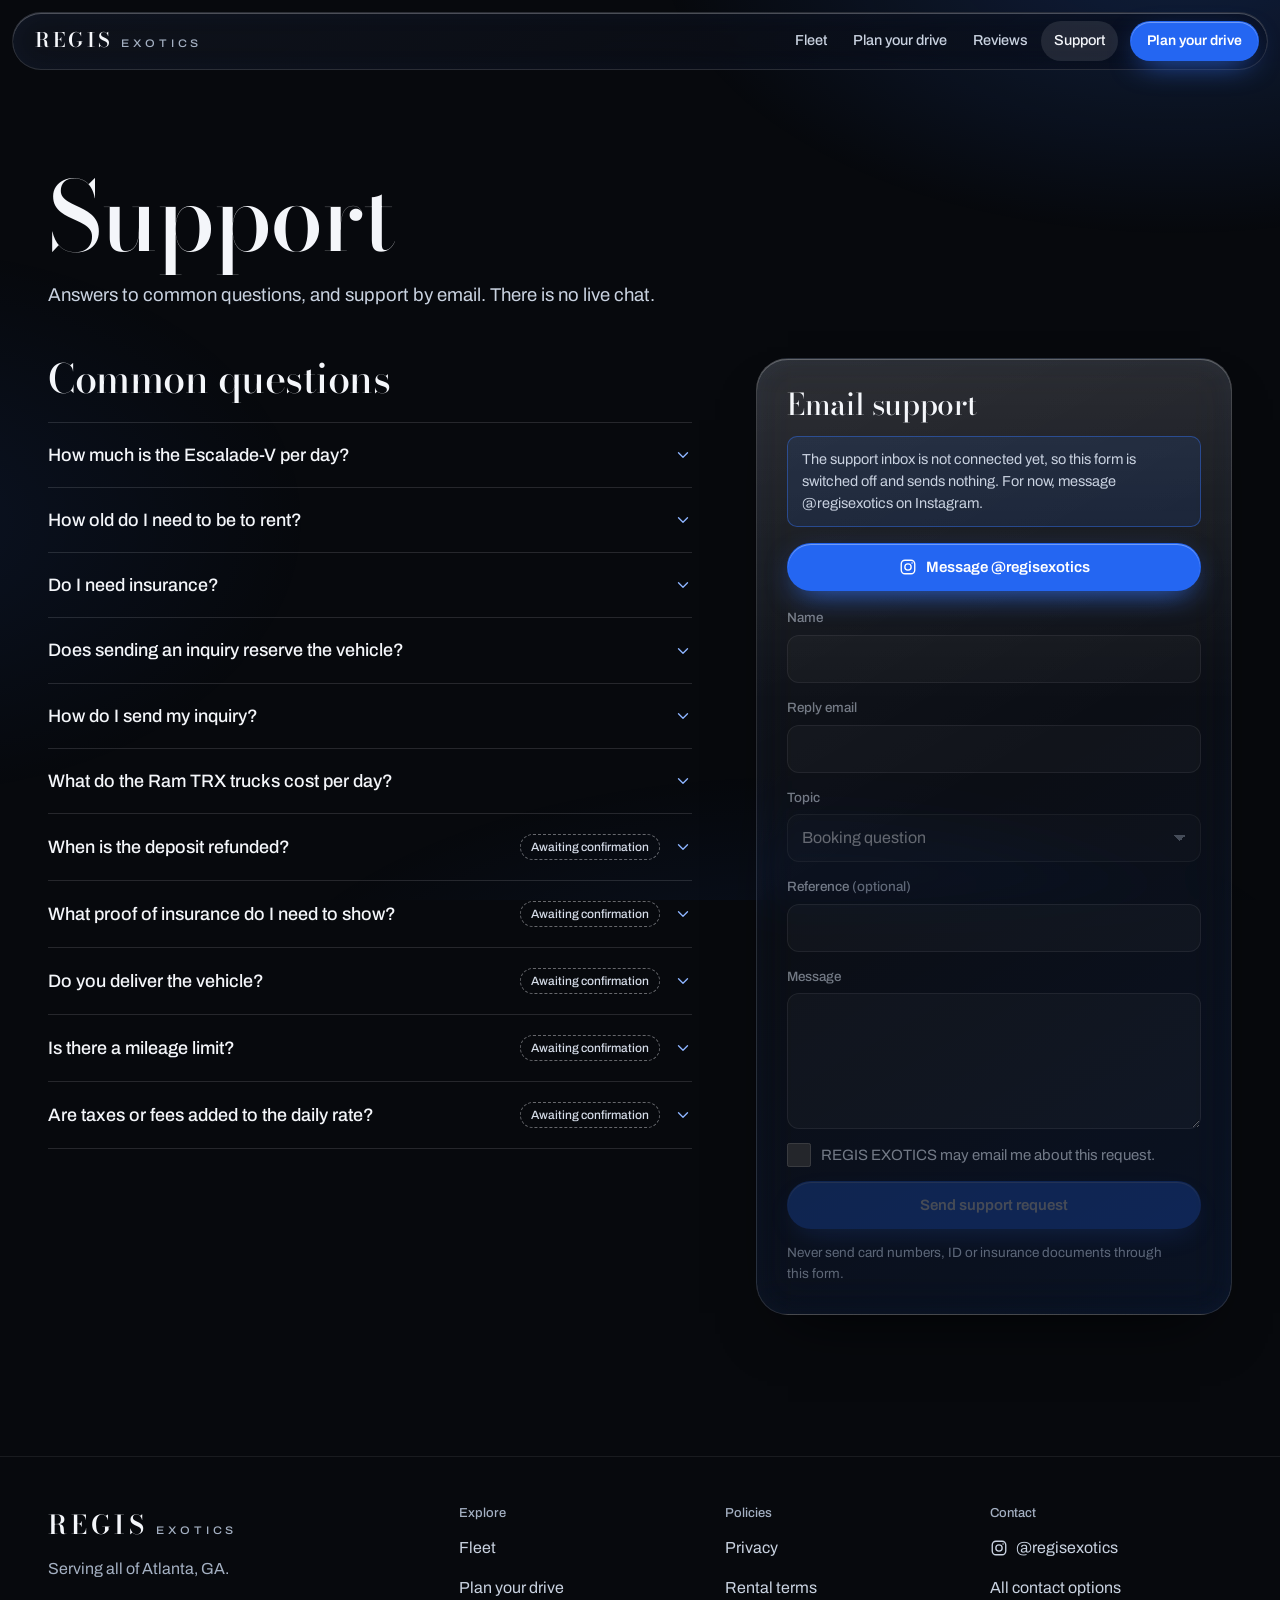
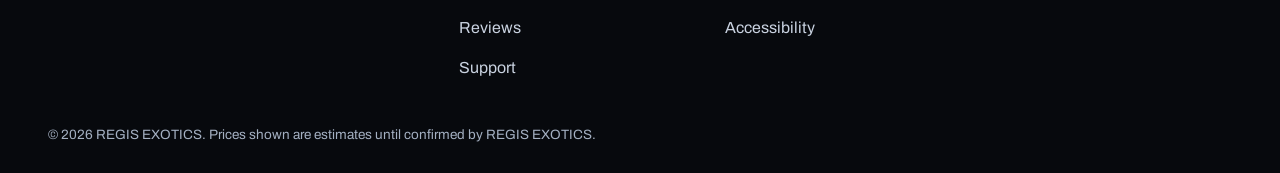
<file: support.html>
<!doctype html>
<html lang="en" class="no-js">
<head>
<meta name="robots" content="noindex, nofollow">
<meta charset="utf-8">
<meta name="viewport" content="width=device-width, initial-scale=1, viewport-fit=cover">
<title>Support | REGIS EXOTICS Atlanta</title>
<meta name="description" content="Answers about renting from REGIS EXOTICS in Atlanta, and support by email.">
<meta name="theme-color" content="#07090d">
<meta name="color-scheme" content="dark">
<meta property="og:type" content="website">
<meta property="og:site_name" content="REGIS EXOTICS">
<meta property="og:title" content="Support | REGIS EXOTICS Atlanta">
<meta property="og:description" content="Answers about renting from REGIS EXOTICS in Atlanta, and support by email.">
<meta property="og:image" content="public/og/regis-exotics-og.jpg">
<meta property="og:image:width" content="1200">
<meta property="og:image:height" content="630">
<meta property="og:image:alt" content="Black 2024 Cadillac Escalade-V in front of the Atlanta skyline">
<meta name="twitter:card" content="summary_large_image">
<link rel="icon" href="public/favicon.svg" type="image/svg+xml">
<link rel="stylesheet" href="assets/site.css?v=95b3bc5d">
<script>document.documentElement.className='js';</script>
<script type="application/ld+json">{"@context":"https://schema.org","@type":"AutoRental","name":"REGIS EXOTICS","description":"Exotic and performance rentals in Atlanta, GA. 2024 Cadillac Escalade-V from $700 per day. Drivers 21+ with full insurance.","areaServed":{"@type":"City","name":"Atlanta, GA"},"address":{"@type":"PostalAddress","addressLocality":"Atlanta","addressRegion":"GA","addressCountry":"US"},"sameAs":["https://www.instagram.com/regisexotics/"]}</script>
</head>
<body data-page="support">
<a class="skip" href="#main">Skip to content</a>
<header class="nav" data-nav>
  <div class="nav__pill glass">
    <a class="wordmark " href="index.html"><span class="wordmark__a">Regis</span> <span class="wordmark__b">Exotics</span><span class="sr"> home</span></a>
    <nav class="nav__links" aria-label="Main">
      <a href="fleet.html">Fleet</a>
      <a href="plan.html">Plan your drive</a>
      <a href="reviews.html">Reviews</a>
      <a href="support.html" aria-current="page">Support</a>
    </nav>
    <a class="nav__saved" href="fleet.html#saved" data-saved-link hidden><svg class="i" viewBox="0 0 24 24" width="18" height="18" fill="none" stroke="currentColor" stroke-width="1.8" stroke-linecap="round" stroke-linejoin="round" aria-hidden="true"><path d="M12 20s-7-4.400-7-10a4 4 0 0 1 7-2.600A4 4 0 0 1 19 10c0 5.600-7 10-7 10Z"/></svg><span><span data-saved-count>0</span> saved</span></a>
    <a class="btn btn--primary btn--sm nav__cta" href="plan.html" data-track="Request Booking" data-magnetic>Plan your drive</a>
    <button type="button" class="nav__toggle" aria-expanded="false" aria-controls="menu" data-menu-toggle><svg class="i" viewBox="0 0 24 24" width="18" height="18" fill="none" stroke="currentColor" stroke-width="1.8" stroke-linecap="round" stroke-linejoin="round" aria-hidden="true"><path d="M4 8h16M4 16h16"/></svg><span>Menu</span></button>
  </div>
  <div class="menu glass" id="menu" data-menu hidden>
    <nav aria-label="Menu">
      <a href="fleet.html">Fleet</a>
      <a href="plan.html">Plan your drive</a>
      <a href="reviews.html">Reviews</a>
      <a href="support.html" aria-current="page">Support</a>
      <a href="contact.html">Contact</a>
    </nav>
    <a class="btn btn--glass btn--block" href="https://ig.me/m/regisexotics" target="_blank" rel="noopener" data-track="Instagram click"><svg class="i" viewBox="0 0 24 24" width="18" height="18" fill="none" stroke="currentColor" stroke-width="1.8" stroke-linecap="round" stroke-linejoin="round" aria-hidden="true"><rect x="3" y="3" width="18" height="18" rx="5"/><circle cx="12" cy="12" r="4.2"/><circle cx="17.4" cy="6.6" r="1" fill="currentColor" stroke="none"/></svg><span>Message @regisexotics</span></a>
  </div>
</header>
<main id="main">
<section class="pagehead">
  <div class="wrap">
    <h1 class="display">Support</h1>
    <p class="lede">Answers to common questions, and support by email. There is no live chat.</p>
  </div>
</section>
<section class="section section--tight">
  <div class="wrap support">
    <div>
      <h2>Common questions</h2>
      <div class="faq">
        <details class="faq__item">
        <summary><span>How much is the Escalade-V per day?</span><svg class="i" viewBox="0 0 24 24" width="18" height="18" fill="none" stroke="currentColor" stroke-width="1.8" stroke-linecap="round" stroke-linejoin="round" aria-hidden="true"><path d="m6 9 6 6 6-6"/></svg></summary>
        <div class="faq__a"><p>$700 per day, plus a separate $800 deposit. The estimator counts calendar days from pickup to return, with a one-day minimum.</p></div>
      </details>
      <details class="faq__item">
        <summary><span>How old do I need to be to rent?</span><svg class="i" viewBox="0 0 24 24" width="18" height="18" fill="none" stroke="currentColor" stroke-width="1.8" stroke-linecap="round" stroke-linejoin="round" aria-hidden="true"><path d="m6 9 6 6 6-6"/></svg></summary>
        <div class="faq__a"><p>You need to be 21 or older.</p></div>
      </details>
      <details class="faq__item">
        <summary><span>Do I need insurance?</span><svg class="i" viewBox="0 0 24 24" width="18" height="18" fill="none" stroke="currentColor" stroke-width="1.8" stroke-linecap="round" stroke-linejoin="round" aria-hidden="true"><path d="m6 9 6 6 6-6"/></svg></summary>
        <div class="faq__a"><p>Yes. Full insurance is required to rent.</p></div>
      </details>
      <details class="faq__item">
        <summary><span>Does sending an inquiry reserve the vehicle?</span><svg class="i" viewBox="0 0 24 24" width="18" height="18" fill="none" stroke="currentColor" stroke-width="1.8" stroke-linecap="round" stroke-linejoin="round" aria-hidden="true"><path d="m6 9 6 6 6-6"/></svg></summary>
        <div class="faq__a"><p>No. An inquiry is a request. Nothing is reserved until REGIS EXOTICS confirms availability and the final price with you.</p></div>
      </details>
      <details class="faq__item">
        <summary><span>How do I send my inquiry?</span><svg class="i" viewBox="0 0 24 24" width="18" height="18" fill="none" stroke="currentColor" stroke-width="1.8" stroke-linecap="round" stroke-linejoin="round" aria-hidden="true"><path d="m6 9 6 6 6-6"/></svg></summary>
        <div class="faq__a"><p>Plan your dates on this site, copy the prepared inquiry, then open @regisexotics on Instagram and paste it into a message. You send the message yourself.</p></div>
      </details>
      <details class="faq__item">
        <summary><span>What do the Ram TRX trucks cost per day?</span><svg class="i" viewBox="0 0 24 24" width="18" height="18" fill="none" stroke="currentColor" stroke-width="1.8" stroke-linecap="round" stroke-linejoin="round" aria-hidden="true"><path d="m6 9 6 6 6-6"/></svg></summary>
        <div class="faq__a"><p>The white 2024 TRX is $460 for a one-day rental, $430 per day for two days, and $390 per day for three days or longer. For a weekly or monthly rental, message @regisexotics directly. The rate for the blue TRX is awaiting confirmation.</p></div>
      </details>
      <details class="faq__item">
        <summary><span>When is the deposit refunded?</span><span class="badge">Awaiting confirmation</span><svg class="i" viewBox="0 0 24 24" width="18" height="18" fill="none" stroke="currentColor" stroke-width="1.8" stroke-linecap="round" stroke-linejoin="round" aria-hidden="true"><path d="m6 9 6 6 6-6"/></svg></summary>
        <div class="faq__a"><p>REGIS EXOTICS hasn't confirmed this answer for the site yet. Message <a href="https://ig.me/m/regisexotics" target="_blank" rel="noopener" data-track="Instagram click">@regisexotics</a> on Instagram to ask directly.</p></div>
      </details>
      <details class="faq__item">
        <summary><span>What proof of insurance do I need to show?</span><span class="badge">Awaiting confirmation</span><svg class="i" viewBox="0 0 24 24" width="18" height="18" fill="none" stroke="currentColor" stroke-width="1.8" stroke-linecap="round" stroke-linejoin="round" aria-hidden="true"><path d="m6 9 6 6 6-6"/></svg></summary>
        <div class="faq__a"><p>REGIS EXOTICS hasn't confirmed this answer for the site yet. Message <a href="https://ig.me/m/regisexotics" target="_blank" rel="noopener" data-track="Instagram click">@regisexotics</a> on Instagram to ask directly.</p></div>
      </details>
      <details class="faq__item">
        <summary><span>Do you deliver the vehicle?</span><span class="badge">Awaiting confirmation</span><svg class="i" viewBox="0 0 24 24" width="18" height="18" fill="none" stroke="currentColor" stroke-width="1.8" stroke-linecap="round" stroke-linejoin="round" aria-hidden="true"><path d="m6 9 6 6 6-6"/></svg></summary>
        <div class="faq__a"><p>REGIS EXOTICS hasn't confirmed this answer for the site yet. Message <a href="https://ig.me/m/regisexotics" target="_blank" rel="noopener" data-track="Instagram click">@regisexotics</a> on Instagram to ask directly.</p></div>
      </details>
      <details class="faq__item">
        <summary><span>Is there a mileage limit?</span><span class="badge">Awaiting confirmation</span><svg class="i" viewBox="0 0 24 24" width="18" height="18" fill="none" stroke="currentColor" stroke-width="1.8" stroke-linecap="round" stroke-linejoin="round" aria-hidden="true"><path d="m6 9 6 6 6-6"/></svg></summary>
        <div class="faq__a"><p>REGIS EXOTICS hasn't confirmed this answer for the site yet. Message <a href="https://ig.me/m/regisexotics" target="_blank" rel="noopener" data-track="Instagram click">@regisexotics</a> on Instagram to ask directly.</p></div>
      </details>
      <details class="faq__item">
        <summary><span>Are taxes or fees added to the daily rate?</span><span class="badge">Awaiting confirmation</span><svg class="i" viewBox="0 0 24 24" width="18" height="18" fill="none" stroke="currentColor" stroke-width="1.8" stroke-linecap="round" stroke-linejoin="round" aria-hidden="true"><path d="m6 9 6 6 6-6"/></svg></summary>
        <div class="faq__a"><p>REGIS EXOTICS hasn't confirmed this answer for the site yet. Message <a href="https://ig.me/m/regisexotics" target="_blank" rel="noopener" data-track="Instagram click">@regisexotics</a> on Instagram to ask directly.</p></div>
      </details>
      </div>
    </div>
    <form class="supportform glass" data-support-form aria-labelledby="sp-h">
      <h2 id="sp-h">Email support</h2>
      <p class="notice" data-off-note>The support inbox is not connected yet, so this form is switched off and sends nothing. For now, message @regisexotics on Instagram.</p>
      <a class="btn btn--primary btn--block" href="https://ig.me/m/regisexotics" target="_blank" rel="noopener" data-track="Instagram click"><svg class="i" viewBox="0 0 24 24" width="18" height="18" fill="none" stroke="currentColor" stroke-width="1.8" stroke-linecap="round" stroke-linejoin="round" aria-hidden="true"><rect x="3" y="3" width="18" height="18" rx="5"/><circle cx="12" cy="12" r="4.2"/><circle cx="17.4" cy="6.6" r="1" fill="currentColor" stroke="none"/></svg><span>Message @regisexotics</span></a>
      <fieldset class="formset" disabled>
        <label class="field"><span class="field__label">Name</span><input type="text" id="sp-name" name="name" required maxlength="120" autocomplete="name"></label>
        <label class="field"><span class="field__label">Reply email</span><input type="email" id="sp-email" name="email" required maxlength="200" autocomplete="email" inputmode="email"></label>
        <label class="field"><span class="field__label">Topic</span>
          <select id="sp-topic" name="topic" required><option>Booking question</option><option>Deposit question</option><option>Insurance requirements</option><option>Vehicle information</option><option>Something else</option></select>
        </label>
        <label class="field"><span class="field__label">Reference <span class="muted">(optional)</span></span><input type="text" id="sp-ref" name="reference" maxlength="40"></label>
        <label class="field"><span class="field__label">Message</span><textarea id="sp-message" name="message" rows="5" required minlength="10" maxlength="3000"></textarea></label>
        <label class="check"><input type="checkbox" id="sp-consent" name="consent" required><span>REGIS EXOTICS may email me about this request.</span></label>
        <div class="hp" aria-hidden="true"><label>Leave this field empty <input type="text" name="_gotcha" tabindex="-1" autocomplete="off"></label></div>
        <button type="submit" class="btn btn--primary btn--block" data-support-submit>Send support request</button>
        <p class="muted fine">Never send card numbers, ID or insurance documents through this form.</p>
      </fieldset>
      <div class="pstatus" data-support-status role="status" aria-live="polite"></div>
      <div class="formdone" data-support-done hidden tabindex="-1">
        <h3>Support request received</h3>
        <p>Your reference is <strong data-support-ref></strong>. REGIS EXOTICS replies by email.</p>
        <p class="muted" data-support-ack hidden>A copy is on its way to your inbox.</p>
      </div>
    </form>
  </div>
</section>
</main>
<footer class="footer">
  <div class="wrap footer__grid">
    <div class="footer__brand">
      <a class="wordmark wordmark--lg" href="index.html"><span class="wordmark__a">Regis</span> <span class="wordmark__b">Exotics</span><span class="sr"> home</span></a>
      <p class="muted">Serving all of Atlanta, GA.</p>
    </div>
    <nav class="footer__col" aria-label="Explore">
      <h2 class="footer__h">Explore</h2>
      <a href="fleet.html">Fleet</a>
      <a href="plan.html">Plan your drive</a>
      <a href="reviews.html">Reviews</a>
      <a href="support.html">Support</a>
    </nav>
    <nav class="footer__col" aria-label="Policies">
      <h2 class="footer__h">Policies</h2>
      <a href="privacy.html">Privacy</a>
      <a href="terms.html">Rental terms</a>
      <a href="accessibility.html">Accessibility</a>
    </nav>
    <div class="footer__col">
      <h2 class="footer__h">Contact</h2>
      <a href="https://www.instagram.com/regisexotics/" target="_blank" rel="noopener" data-track="Instagram click"><svg class="i" viewBox="0 0 24 24" width="18" height="18" fill="none" stroke="currentColor" stroke-width="1.8" stroke-linecap="round" stroke-linejoin="round" aria-hidden="true"><rect x="3" y="3" width="18" height="18" rx="5"/><circle cx="12" cy="12" r="4.2"/><circle cx="17.4" cy="6.6" r="1" fill="currentColor" stroke="none"/></svg><span>@regisexotics</span></a>
      
      <a href="contact.html">All contact options</a>
    </div>
  </div>
  <div class="wrap footer__base">
    <p class="muted">© 2026 REGIS EXOTICS. Prices shown are estimates until confirmed by REGIS EXOTICS.</p>
  </div>
</footer>
<script type="application/json" id="site-data">{"business":{"name":"REGIS EXOTICS","instagram":"regisexotics"},"requirements":{"minAge":21,"insurance":"Full insurance required"},"vehicles":[{"slug":"cadillac-escalade-v","name":"2024 Cadillac Escalade-V","short":"Escalade-V","category":"Luxury SUVs","dailyRate":700,"rateTiers":null,"longFrom":null,"rateLabel":"$700","deposit":800,"specs":[{"label":"Engine","value":"Supercharged 6.2L V8"},{"label":"Power","value":"682 hp"},{"label":"Torque","value":"653 lb-ft"},{"label":"Transmission","value":"10-speed automatic"},{"label":"Drive","value":"All-wheel drive"}],"url":"fleet/cadillac-escalade-v.html"},{"slug":"ram-trx-blue","name":"Ram 1500 TRX (Blue)","short":"1500 TRX, Blue","category":"Performance","dailyRate":null,"rateTiers":null,"longFrom":null,"rateLabel":null,"deposit":null,"specs":[{"label":"Engine","value":"Supercharged 6.2L HEMI V8"},{"label":"Power","value":"702 hp"},{"label":"Torque","value":"650 lb-ft"},{"label":"Transmission","value":"8-speed automatic"},{"label":"Drive","value":"Four-wheel drive"}],"url":"fleet/ram-trx-blue.html"},{"slug":"ram-trx-white","name":"2024 Ram 1500 TRX (White)","short":"1500 TRX, White","category":"Performance","dailyRate":390,"rateTiers":[{"minDays":1,"rate":460},{"minDays":2,"rate":430},{"minDays":3,"rate":390}],"longFrom":7,"rateLabel":"From $390","deposit":null,"specs":[{"label":"Engine","value":"Supercharged 6.2L HEMI V8"},{"label":"Power","value":"702 hp"},{"label":"Torque","value":"650 lb-ft"},{"label":"Transmission","value":"8-speed automatic"},{"label":"Drive","value":"Four-wheel drive"}],"url":"fleet/ram-trx-white.html"}],"urls":{"plan":"plan.html","fleet":"fleet.html","home":"index.html","support":"support.html"},"form":{"endpoint":""},"availability":{"endpoint":""},"reviews":{"endpoint":""},"support":{"endpoint":""},"analytics":{"provider":"none","plausibleDomain":"","plausibleScript":"https://plausible.io/js/script.js","ga4Id":""},"intro":null,"preview":true}</script>
<script src="assets/app.js?v=95b3bc5d" defer></script>
<script src="assets/community.js?v=95b3bc5d" defer></script>
</body>
</html>
</file>
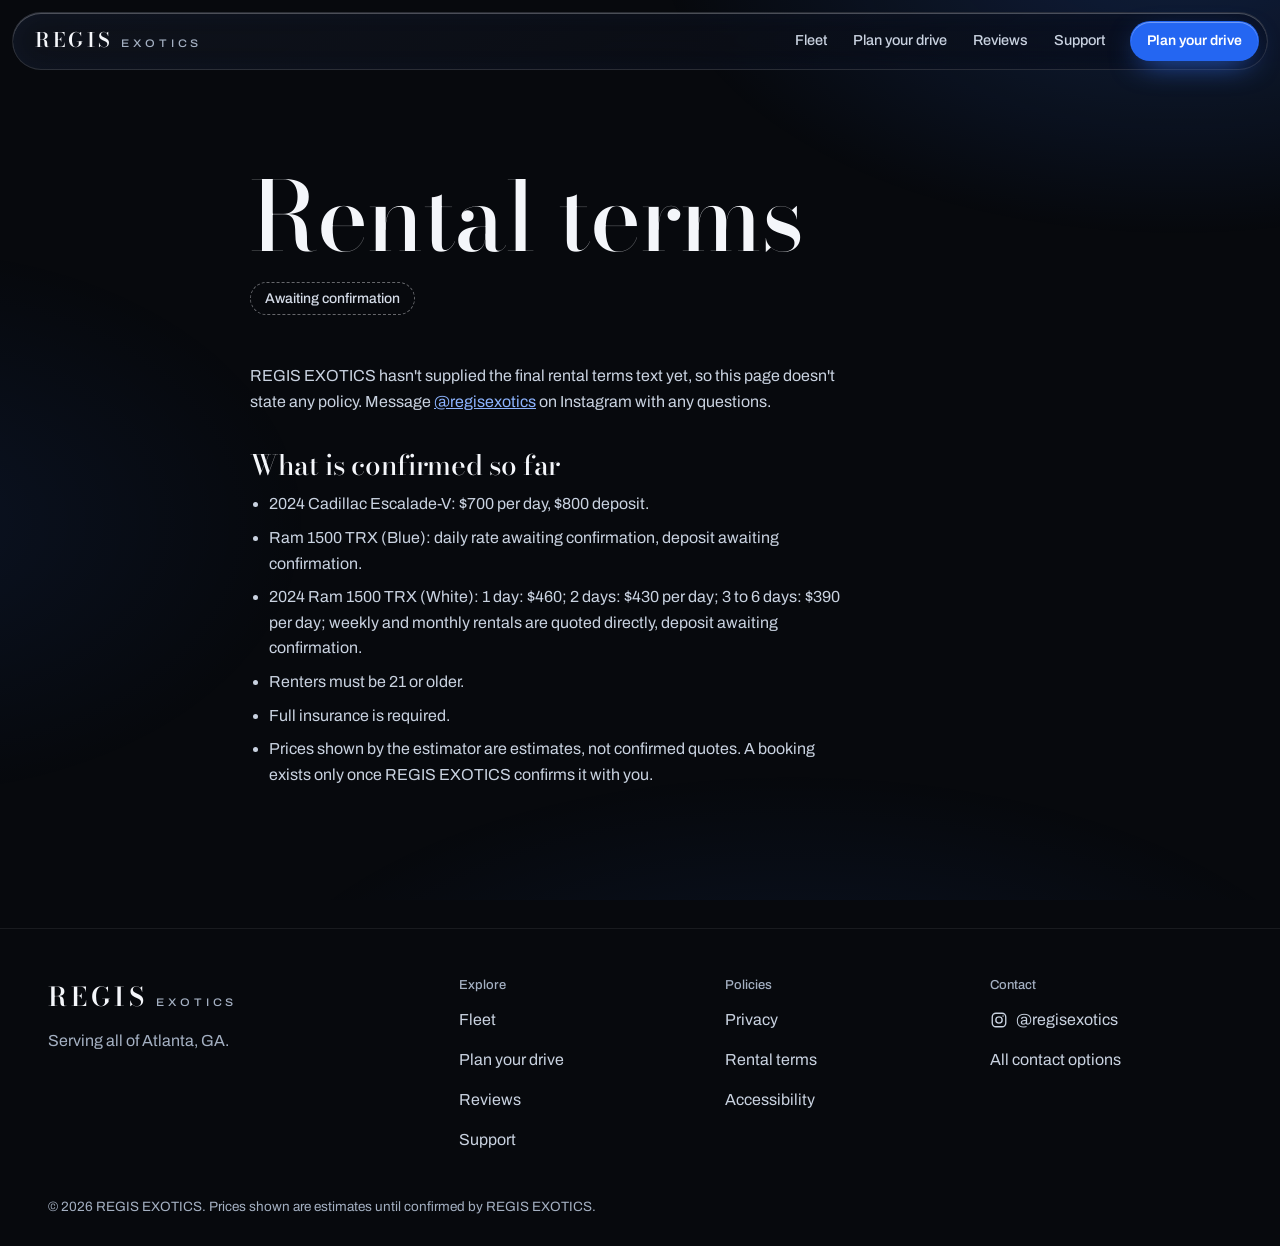
<file: terms.html>
<!doctype html>
<html lang="en" class="no-js">
<head>
<meta charset="utf-8">
<meta name="viewport" content="width=device-width, initial-scale=1, viewport-fit=cover">
<title>Rental terms | REGIS EXOTICS</title>
<meta name="description" content="Rental terms for the REGIS EXOTICS website.">
<meta name="robots" content="noindex, nofollow">
<meta name="theme-color" content="#07090d">
<meta name="color-scheme" content="dark">
<meta property="og:type" content="website">
<meta property="og:site_name" content="REGIS EXOTICS">
<meta property="og:title" content="Rental terms | REGIS EXOTICS">
<meta property="og:description" content="Rental terms for the REGIS EXOTICS website.">
<meta property="og:image" content="public/og/regis-exotics-og.jpg">
<meta property="og:image:width" content="1200">
<meta property="og:image:height" content="630">
<meta property="og:image:alt" content="Black 2024 Cadillac Escalade-V in front of the Atlanta skyline">
<meta name="twitter:card" content="summary_large_image">
<link rel="icon" href="public/favicon.svg" type="image/svg+xml">
<link rel="stylesheet" href="assets/site.css?v=95b3bc5d">
<script>document.documentElement.className='js';</script>
<script type="application/ld+json">{"@context":"https://schema.org","@type":"AutoRental","name":"REGIS EXOTICS","description":"Exotic and performance rentals in Atlanta, GA. 2024 Cadillac Escalade-V from $700 per day. Drivers 21+ with full insurance.","areaServed":{"@type":"City","name":"Atlanta, GA"},"address":{"@type":"PostalAddress","addressLocality":"Atlanta","addressRegion":"GA","addressCountry":"US"},"sameAs":["https://www.instagram.com/regisexotics/"]}</script>
</head>
<body data-page="terms">
<a class="skip" href="#main">Skip to content</a>
<header class="nav" data-nav>
  <div class="nav__pill glass">
    <a class="wordmark " href="index.html"><span class="wordmark__a">Regis</span> <span class="wordmark__b">Exotics</span><span class="sr"> home</span></a>
    <nav class="nav__links" aria-label="Main">
      <a href="fleet.html">Fleet</a>
      <a href="plan.html">Plan your drive</a>
      <a href="reviews.html">Reviews</a>
      <a href="support.html">Support</a>
    </nav>
    <a class="nav__saved" href="fleet.html#saved" data-saved-link hidden><svg class="i" viewBox="0 0 24 24" width="18" height="18" fill="none" stroke="currentColor" stroke-width="1.8" stroke-linecap="round" stroke-linejoin="round" aria-hidden="true"><path d="M12 20s-7-4.400-7-10a4 4 0 0 1 7-2.600A4 4 0 0 1 19 10c0 5.600-7 10-7 10Z"/></svg><span><span data-saved-count>0</span> saved</span></a>
    <a class="btn btn--primary btn--sm nav__cta" href="plan.html" data-track="Request Booking" data-magnetic>Plan your drive</a>
    <button type="button" class="nav__toggle" aria-expanded="false" aria-controls="menu" data-menu-toggle><svg class="i" viewBox="0 0 24 24" width="18" height="18" fill="none" stroke="currentColor" stroke-width="1.8" stroke-linecap="round" stroke-linejoin="round" aria-hidden="true"><path d="M4 8h16M4 16h16"/></svg><span>Menu</span></button>
  </div>
  <div class="menu glass" id="menu" data-menu hidden>
    <nav aria-label="Menu">
      <a href="fleet.html">Fleet</a>
      <a href="plan.html">Plan your drive</a>
      <a href="reviews.html">Reviews</a>
      <a href="support.html">Support</a>
      <a href="contact.html">Contact</a>
    </nav>
    <a class="btn btn--glass btn--block" href="https://ig.me/m/regisexotics" target="_blank" rel="noopener" data-track="Instagram click"><svg class="i" viewBox="0 0 24 24" width="18" height="18" fill="none" stroke="currentColor" stroke-width="1.8" stroke-linecap="round" stroke-linejoin="round" aria-hidden="true"><rect x="3" y="3" width="18" height="18" rx="5"/><circle cx="12" cy="12" r="4.2"/><circle cx="17.4" cy="6.6" r="1" fill="currentColor" stroke="none"/></svg><span>Message @regisexotics</span></a>
  </div>
</header>
<main id="main">
<section class="pagehead">
  <div class="wrap wrap--narrow">
    <h1 class="display">Rental terms</h1>
    <p><span class="badge badge--lg">Awaiting confirmation</span></p>
  </div>
</section>
<section class="section section--tight">
  <div class="wrap wrap--narrow prose">
    <p>REGIS EXOTICS hasn't supplied the final rental terms text yet, so this page doesn't state any policy. Message <a href="https://ig.me/m/regisexotics" target="_blank" rel="noopener">@regisexotics</a> on Instagram with any questions.</p>
    <h2>What is confirmed so far</h2>
    <ul>
      <li>2024 Cadillac Escalade-V: $700 per day, $800 deposit.</li><li>Ram 1500 TRX (Blue): daily rate awaiting confirmation, deposit awaiting confirmation.</li><li>2024 Ram 1500 TRX (White): 1 day: $460; 2 days: $430 per day; 3 to 6 days: $390 per day; weekly and monthly rentals are quoted directly, deposit awaiting confirmation.</li>
      <li>Renters must be 21 or older.</li>
      <li>Full insurance is required.</li>
      <li>Prices shown by the estimator are estimates, not confirmed quotes. A booking exists only once REGIS EXOTICS confirms it with you.</li>
    </ul>
  </div>
</section>
</main>
<footer class="footer">
  <div class="wrap footer__grid">
    <div class="footer__brand">
      <a class="wordmark wordmark--lg" href="index.html"><span class="wordmark__a">Regis</span> <span class="wordmark__b">Exotics</span><span class="sr"> home</span></a>
      <p class="muted">Serving all of Atlanta, GA.</p>
    </div>
    <nav class="footer__col" aria-label="Explore">
      <h2 class="footer__h">Explore</h2>
      <a href="fleet.html">Fleet</a>
      <a href="plan.html">Plan your drive</a>
      <a href="reviews.html">Reviews</a>
      <a href="support.html">Support</a>
    </nav>
    <nav class="footer__col" aria-label="Policies">
      <h2 class="footer__h">Policies</h2>
      <a href="privacy.html">Privacy</a>
      <a href="terms.html">Rental terms</a>
      <a href="accessibility.html">Accessibility</a>
    </nav>
    <div class="footer__col">
      <h2 class="footer__h">Contact</h2>
      <a href="https://www.instagram.com/regisexotics/" target="_blank" rel="noopener" data-track="Instagram click"><svg class="i" viewBox="0 0 24 24" width="18" height="18" fill="none" stroke="currentColor" stroke-width="1.8" stroke-linecap="round" stroke-linejoin="round" aria-hidden="true"><rect x="3" y="3" width="18" height="18" rx="5"/><circle cx="12" cy="12" r="4.2"/><circle cx="17.4" cy="6.6" r="1" fill="currentColor" stroke="none"/></svg><span>@regisexotics</span></a>
      
      <a href="contact.html">All contact options</a>
    </div>
  </div>
  <div class="wrap footer__base">
    <p class="muted">© 2026 REGIS EXOTICS. Prices shown are estimates until confirmed by REGIS EXOTICS.</p>
  </div>
</footer>
<script type="application/json" id="site-data">{"business":{"name":"REGIS EXOTICS","instagram":"regisexotics"},"requirements":{"minAge":21,"insurance":"Full insurance required"},"vehicles":[{"slug":"cadillac-escalade-v","name":"2024 Cadillac Escalade-V","short":"Escalade-V","category":"Luxury SUVs","dailyRate":700,"rateTiers":null,"longFrom":null,"rateLabel":"$700","deposit":800,"specs":[{"label":"Engine","value":"Supercharged 6.2L V8"},{"label":"Power","value":"682 hp"},{"label":"Torque","value":"653 lb-ft"},{"label":"Transmission","value":"10-speed automatic"},{"label":"Drive","value":"All-wheel drive"}],"url":"fleet/cadillac-escalade-v.html"},{"slug":"ram-trx-blue","name":"Ram 1500 TRX (Blue)","short":"1500 TRX, Blue","category":"Performance","dailyRate":null,"rateTiers":null,"longFrom":null,"rateLabel":null,"deposit":null,"specs":[{"label":"Engine","value":"Supercharged 6.2L HEMI V8"},{"label":"Power","value":"702 hp"},{"label":"Torque","value":"650 lb-ft"},{"label":"Transmission","value":"8-speed automatic"},{"label":"Drive","value":"Four-wheel drive"}],"url":"fleet/ram-trx-blue.html"},{"slug":"ram-trx-white","name":"2024 Ram 1500 TRX (White)","short":"1500 TRX, White","category":"Performance","dailyRate":390,"rateTiers":[{"minDays":1,"rate":460},{"minDays":2,"rate":430},{"minDays":3,"rate":390}],"longFrom":7,"rateLabel":"From $390","deposit":null,"specs":[{"label":"Engine","value":"Supercharged 6.2L HEMI V8"},{"label":"Power","value":"702 hp"},{"label":"Torque","value":"650 lb-ft"},{"label":"Transmission","value":"8-speed automatic"},{"label":"Drive","value":"Four-wheel drive"}],"url":"fleet/ram-trx-white.html"}],"urls":{"plan":"plan.html","fleet":"fleet.html","home":"index.html","support":"support.html"},"form":{"endpoint":""},"availability":{"endpoint":""},"reviews":{"endpoint":""},"support":{"endpoint":""},"analytics":{"provider":"none","plausibleDomain":"","plausibleScript":"https://plausible.io/js/script.js","ga4Id":""},"intro":null,"preview":true}</script>
<script src="assets/app.js?v=95b3bc5d" defer></script>
</body>
</html>
</file>
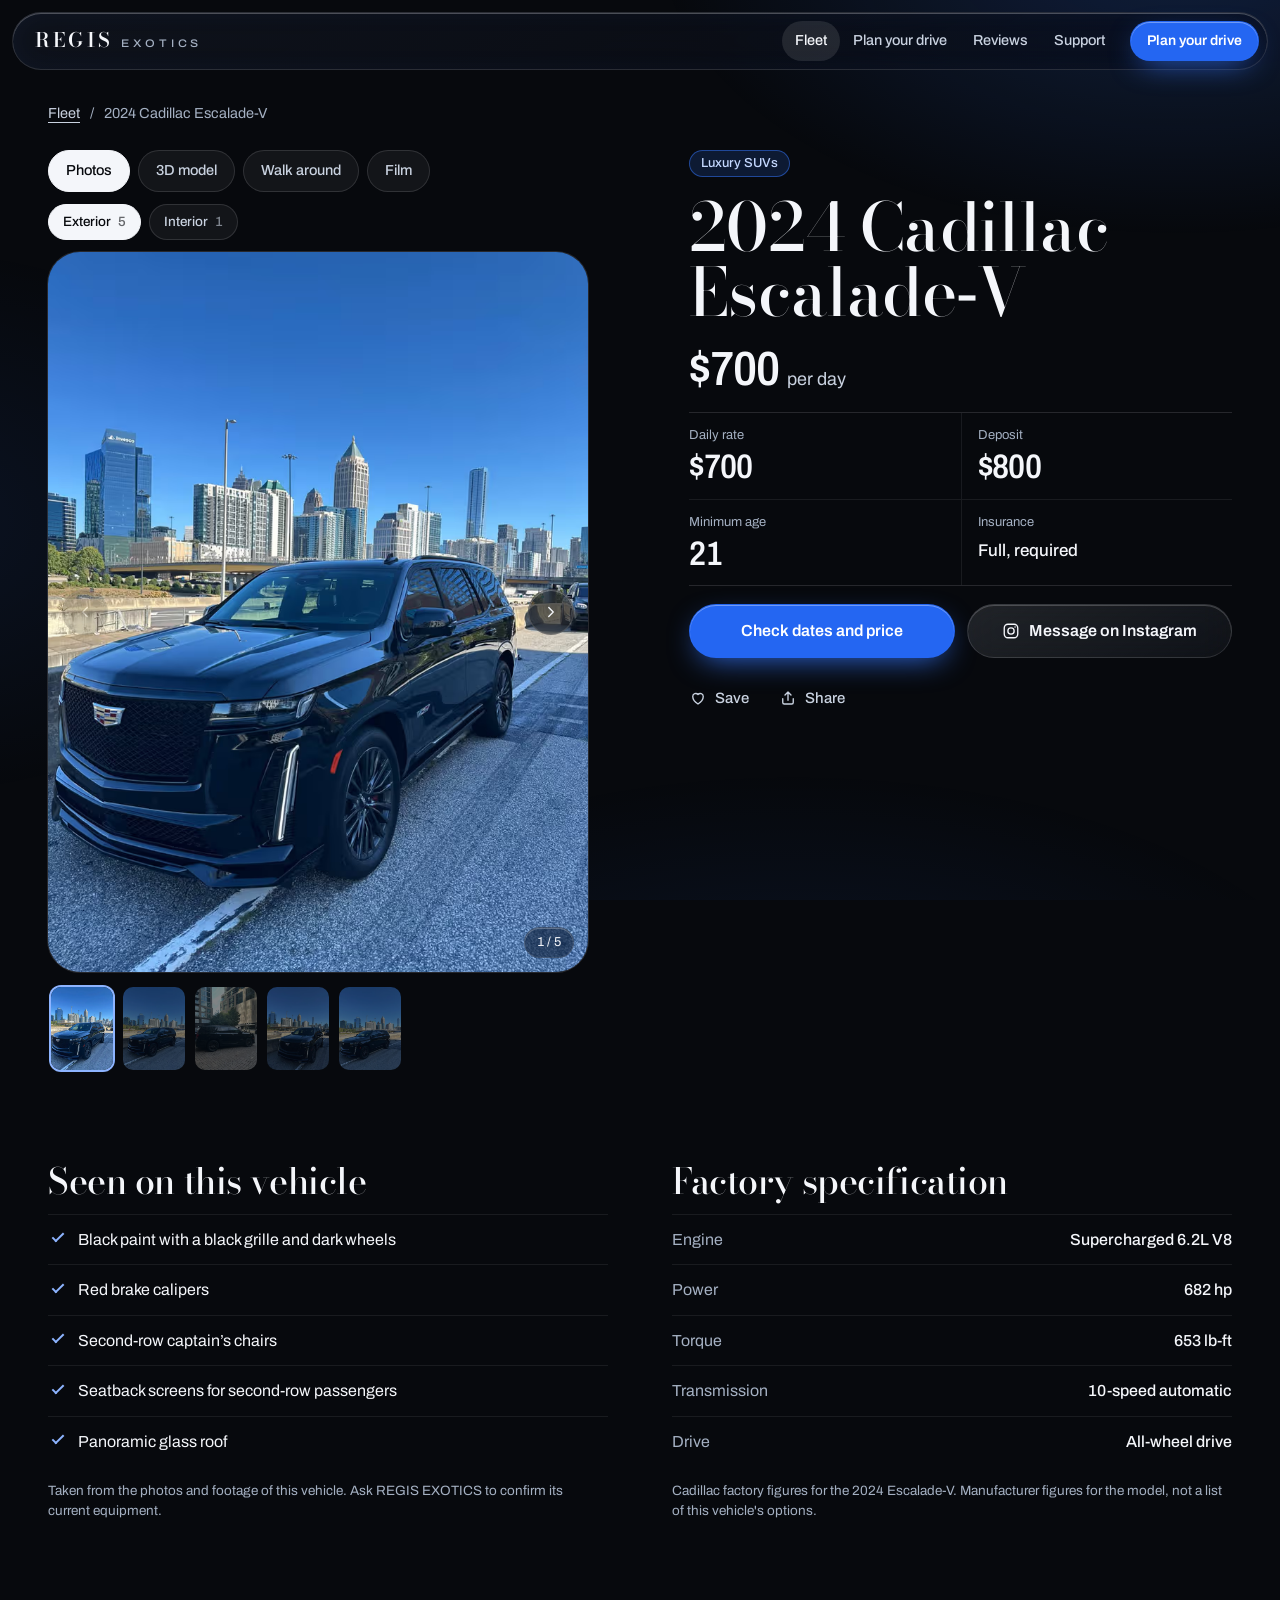
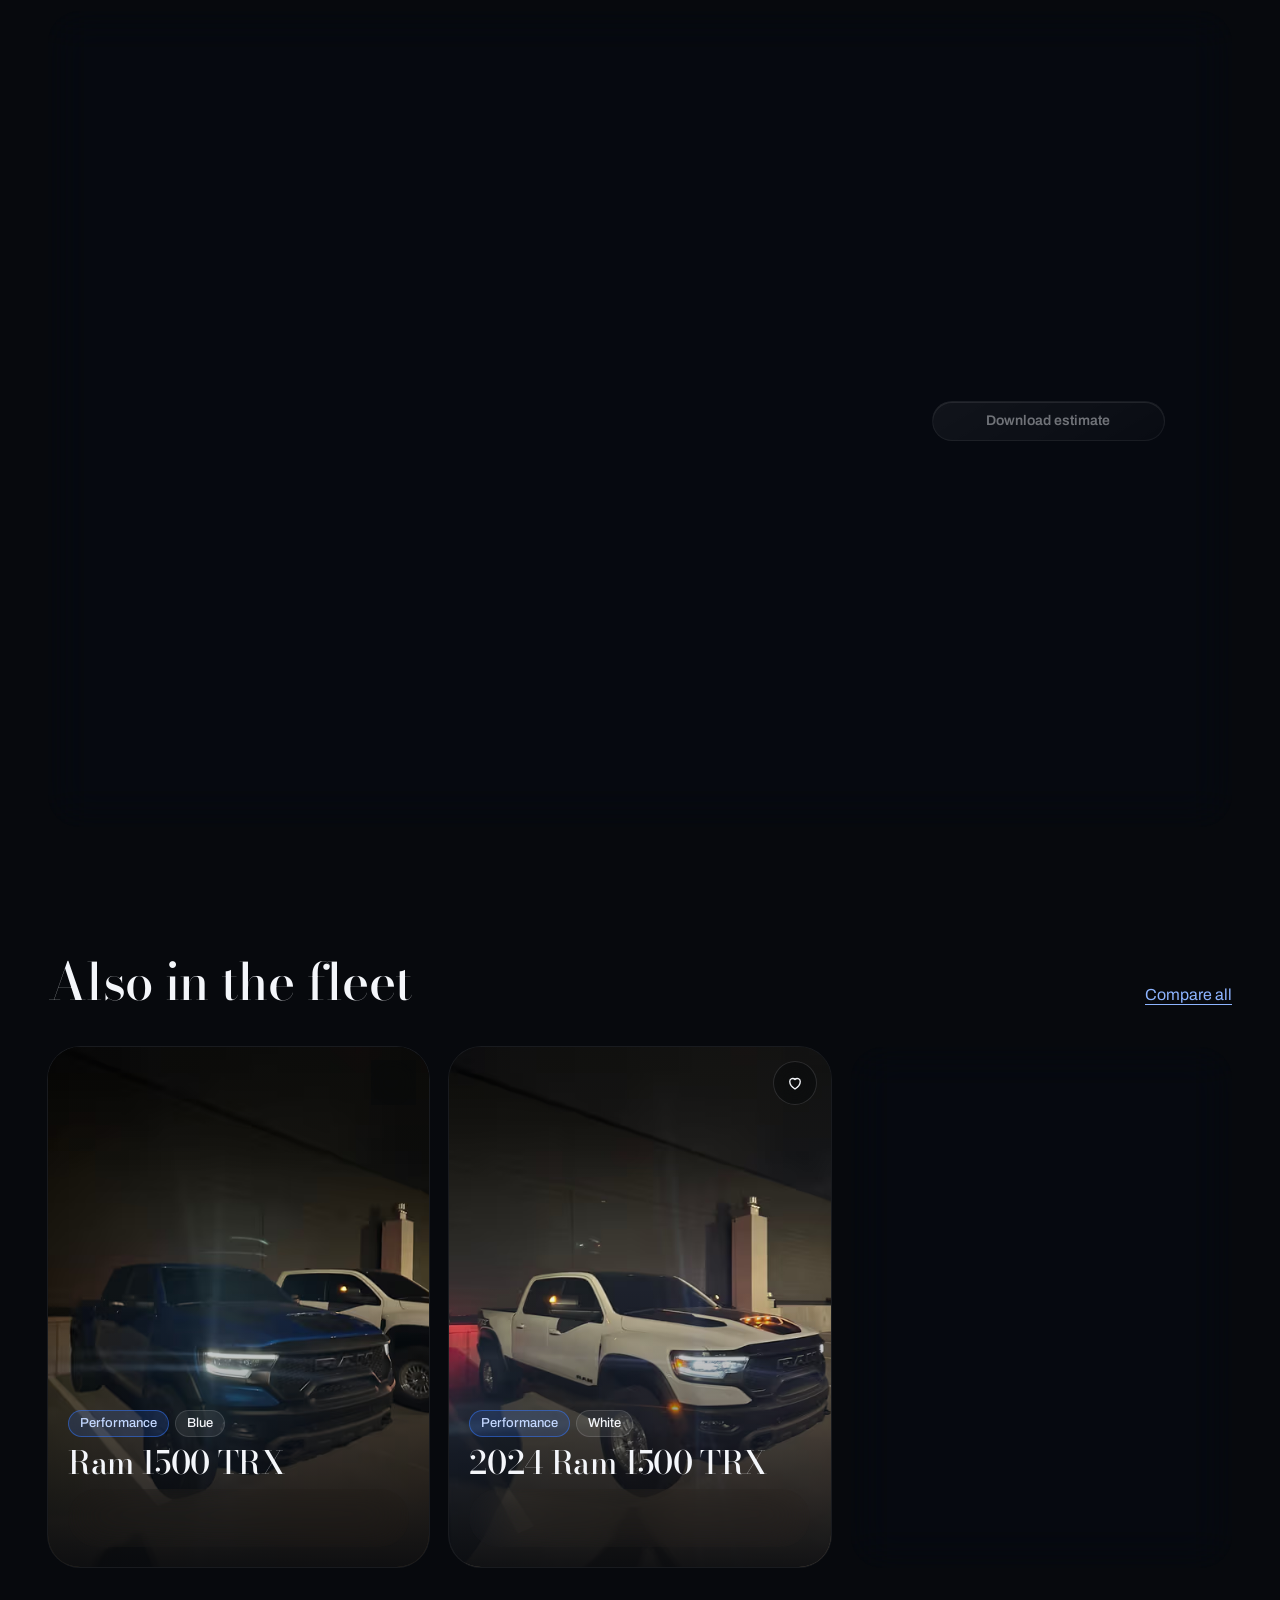
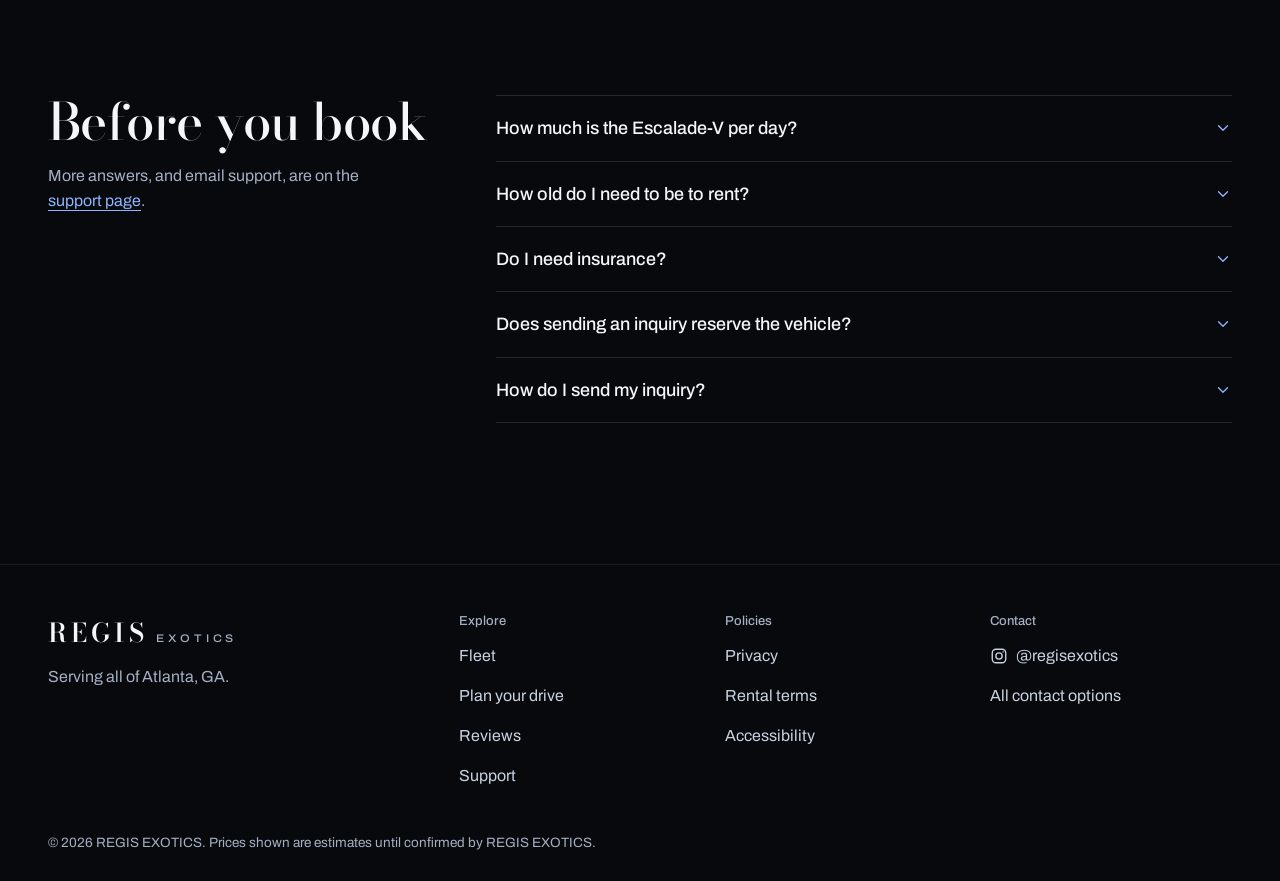
<file: fleet/cadillac-escalade-v.html>
<!doctype html>
<html lang="en" class="no-js">
<head>
<meta name="robots" content="noindex, nofollow">
<meta charset="utf-8">
<meta name="viewport" content="width=device-width, initial-scale=1, viewport-fit=cover">
<title>2024 Cadillac Escalade-V Rental in Atlanta — $700/day | REGIS EXOTICS</title>
<meta name="description" content="Rent the 2024 Cadillac Escalade-V in Atlanta, GA. $700 per day, $800 deposit. Drivers 21+ with full insurance. See real photos and footage.">
<meta name="theme-color" content="#07090d">
<meta name="color-scheme" content="dark">
<meta property="og:type" content="website">
<meta property="og:site_name" content="REGIS EXOTICS">
<meta property="og:title" content="2024 Cadillac Escalade-V Rental in Atlanta — $700/day | REGIS EXOTICS">
<meta property="og:description" content="Rent the 2024 Cadillac Escalade-V in Atlanta, GA. $700 per day, $800 deposit. Drivers 21+ with full insurance. See real photos and footage.">
<meta property="og:image" content="../public/og/regis-exotics-og.jpg">
<meta property="og:image:width" content="1200">
<meta property="og:image:height" content="630">
<meta property="og:image:alt" content="Black 2024 Cadillac Escalade-V in front of the Atlanta skyline">
<meta name="twitter:card" content="summary_large_image">
<link rel="icon" href="../public/favicon.svg" type="image/svg+xml">
<link rel="preload" as="image" type="image/avif" imagesrcset="../public/img/cadillac-escalade-v/exterior/01-front-three-quarter-480.avif 480w, ../public/img/cadillac-escalade-v/exterior/01-front-three-quarter-768.avif 768w, ../public/img/cadillac-escalade-v/exterior/01-front-three-quarter-1080.avif 1080w, ../public/img/cadillac-escalade-v/exterior/01-front-three-quarter-1290.avif 1290w" imagesizes="(min-width: 960px) 44vw, 100vw" fetchpriority="high">
<link rel="stylesheet" href="../assets/site.css?v=95b3bc5d">
<script>document.documentElement.className='js';</script>
<script type="application/ld+json">{"@context":"https://schema.org","@type":"AutoRental","name":"REGIS EXOTICS","description":"Exotic and performance rentals in Atlanta, GA. 2024 Cadillac Escalade-V from $700 per day. Drivers 21+ with full insurance.","areaServed":{"@type":"City","name":"Atlanta, GA"},"address":{"@type":"PostalAddress","addressLocality":"Atlanta","addressRegion":"GA","addressCountry":"US"},"sameAs":["https://www.instagram.com/regisexotics/"]}</script>
</head>
<body data-page="vehicle" class="has-bookbar">
<a class="skip" href="#main">Skip to content</a>
<header class="nav" data-nav>
  <div class="nav__pill glass">
    <a class="wordmark " href="../index.html"><span class="wordmark__a">Regis</span> <span class="wordmark__b">Exotics</span><span class="sr"> home</span></a>
    <nav class="nav__links" aria-label="Main">
      <a href="../fleet.html" aria-current="page">Fleet</a>
      <a href="../plan.html">Plan your drive</a>
      <a href="../reviews.html">Reviews</a>
      <a href="../support.html">Support</a>
    </nav>
    <a class="nav__saved" href="../fleet.html#saved" data-saved-link hidden><svg class="i" viewBox="0 0 24 24" width="18" height="18" fill="none" stroke="currentColor" stroke-width="1.8" stroke-linecap="round" stroke-linejoin="round" aria-hidden="true"><path d="M12 20s-7-4.400-7-10a4 4 0 0 1 7-2.600A4 4 0 0 1 19 10c0 5.600-7 10-7 10Z"/></svg><span><span data-saved-count>0</span> saved</span></a>
    <a class="btn btn--primary btn--sm nav__cta" href="../plan.html" data-track="Request Booking" data-magnetic>Plan your drive</a>
    <button type="button" class="nav__toggle" aria-expanded="false" aria-controls="menu" data-menu-toggle><svg class="i" viewBox="0 0 24 24" width="18" height="18" fill="none" stroke="currentColor" stroke-width="1.8" stroke-linecap="round" stroke-linejoin="round" aria-hidden="true"><path d="M4 8h16M4 16h16"/></svg><span>Menu</span></button>
  </div>
  <div class="menu glass" id="menu" data-menu hidden>
    <nav aria-label="Menu">
      <a href="../fleet.html" aria-current="page">Fleet</a>
      <a href="../plan.html">Plan your drive</a>
      <a href="../reviews.html">Reviews</a>
      <a href="../support.html">Support</a>
      <a href="../contact.html">Contact</a>
    </nav>
    <a class="btn btn--glass btn--block" href="https://ig.me/m/regisexotics" target="_blank" rel="noopener" data-track="Instagram click"><svg class="i" viewBox="0 0 24 24" width="18" height="18" fill="none" stroke="currentColor" stroke-width="1.8" stroke-linecap="round" stroke-linejoin="round" aria-hidden="true"><rect x="3" y="3" width="18" height="18" rx="5"/><circle cx="12" cy="12" r="4.2"/><circle cx="17.4" cy="6.6" r="1" fill="currentColor" stroke="none"/></svg><span>Message @regisexotics</span></a>
  </div>
</header>
<main id="main">
<article class="vehicle">
  <div class="wrap">
    <nav class="crumbs" aria-label="Breadcrumb"><a href="../fleet.html">Fleet</a><span aria-hidden="true">/</span><span aria-current="page">2024 Cadillac Escalade-V</span></nav>
    <div class="vehicle__grid">
      <section class="stage" aria-label="Showroom: 2024 Cadillac Escalade-V" data-stage data-gallery>
        <div class="stage__modes" role="group" aria-label="Showroom view">
          <button type="button" class="pill" aria-pressed="true" data-view="photos">Photos</button><button type="button" class="pill" aria-pressed="false" data-view="model">3D model</button><button type="button" class="pill" aria-pressed="false" data-view="walk">Walk around</button><button type="button" class="pill" aria-pressed="false" data-view="film">Film</button>
        </div>
        <div class="stage__pane" data-pane="photos">
        <div class="subtabs" role="group" aria-label="Photo group">
          <button type="button" class="pill pill--sm" aria-pressed="true" data-gallery-tab="exterior">Exterior <span class="pill__n">5</span></button><button type="button" class="pill pill--sm" aria-pressed="false" data-gallery-tab="interior">Interior <span class="pill__n">1</span></button>
        </div>
        <div class="gallery__group" data-gallery-group="exterior">
          <div class="gallery__view">
            <ul class="gallery__track" data-track-list tabindex="0" aria-label="Exterior photos, 5 in total. Swipe or use the arrow buttons.">
              <li class="gallery__slide" data-slide="0"><picture>
  <source type="image/avif" srcset="../public/img/cadillac-escalade-v/exterior/01-front-three-quarter-480.avif 480w, ../public/img/cadillac-escalade-v/exterior/01-front-three-quarter-768.avif 768w, ../public/img/cadillac-escalade-v/exterior/01-front-three-quarter-1080.avif 1080w, ../public/img/cadillac-escalade-v/exterior/01-front-three-quarter-1290.avif 1290w" sizes="(min-width: 960px) 44vw, 100vw">
  <source type="image/webp" srcset="../public/img/cadillac-escalade-v/exterior/01-front-three-quarter-480.webp 480w, ../public/img/cadillac-escalade-v/exterior/01-front-three-quarter-768.webp 768w, ../public/img/cadillac-escalade-v/exterior/01-front-three-quarter-1080.webp 1080w, ../public/img/cadillac-escalade-v/exterior/01-front-three-quarter-1290.webp 1290w" sizes="(min-width: 960px) 44vw, 100vw">
  <img class="" src="../public/img/cadillac-escalade-v/exterior/01-front-three-quarter-1080.jpg" width="1290" height="1720" alt="Black 2024 Cadillac Escalade-V from the front corner, with the Atlanta skyline behind it under a clear blue sky" fetchpriority="high" decoding="async" style="background-color:rgb(40,104,184)">
</picture></li>
              <li class="gallery__slide" data-slide="1"><picture>
  <source type="image/avif" srcset="../public/img/cadillac-escalade-v/exterior/02-skyline-480.avif 480w, ../public/img/cadillac-escalade-v/exterior/02-skyline-768.avif 768w, ../public/img/cadillac-escalade-v/exterior/02-skyline-1080.avif 1080w, ../public/img/cadillac-escalade-v/exterior/02-skyline-1290.avif 1290w" sizes="(min-width: 960px) 44vw, 100vw">
  <source type="image/webp" srcset="../public/img/cadillac-escalade-v/exterior/02-skyline-480.webp 480w, ../public/img/cadillac-escalade-v/exterior/02-skyline-768.webp 768w, ../public/img/cadillac-escalade-v/exterior/02-skyline-1080.webp 1080w, ../public/img/cadillac-escalade-v/exterior/02-skyline-1290.webp 1290w" sizes="(min-width: 960px) 44vw, 100vw">
  <img class="" src="../public/img/cadillac-escalade-v/exterior/02-skyline-1080.jpg" width="1290" height="1720" alt="Black 2024 Cadillac Escalade-V parked in front of the Atlanta skyline, front and driver side in view" loading="lazy" decoding="async" style="background-color:rgb(56,120,200)">
</picture></li>
              <li class="gallery__slide" data-slide="2"><picture>
  <source type="image/avif" srcset="../public/img/cadillac-escalade-v/exterior/03-profile-street-480.avif 480w, ../public/img/cadillac-escalade-v/exterior/03-profile-street-768.avif 768w, ../public/img/cadillac-escalade-v/exterior/03-profile-street-1080.avif 1080w" sizes="(min-width: 960px) 44vw, 100vw">
  <source type="image/webp" srcset="../public/img/cadillac-escalade-v/exterior/03-profile-street-480.webp 480w, ../public/img/cadillac-escalade-v/exterior/03-profile-street-768.webp 768w, ../public/img/cadillac-escalade-v/exterior/03-profile-street-1080.webp 1080w" sizes="(min-width: 960px) 44vw, 100vw">
  <img class="" src="../public/img/cadillac-escalade-v/exterior/03-profile-street-1080.jpg" width="1170" height="1560" alt="Black 2024 Cadillac Escalade-V in side profile on a brick-paved Atlanta street" loading="lazy" decoding="async" style="background-color:rgb(120,120,120)">
</picture></li>
              <li class="gallery__slide" data-slide="3"><picture>
  <source type="image/avif" srcset="../public/img/cadillac-escalade-v/exterior/04-front-480.avif 480w, ../public/img/cadillac-escalade-v/exterior/04-front-768.avif 768w, ../public/img/cadillac-escalade-v/exterior/04-front-1080.avif 1080w, ../public/img/cadillac-escalade-v/exterior/04-front-1290.avif 1290w" sizes="(min-width: 960px) 44vw, 100vw">
  <source type="image/webp" srcset="../public/img/cadillac-escalade-v/exterior/04-front-480.webp 480w, ../public/img/cadillac-escalade-v/exterior/04-front-768.webp 768w, ../public/img/cadillac-escalade-v/exterior/04-front-1080.webp 1080w, ../public/img/cadillac-escalade-v/exterior/04-front-1290.webp 1290w" sizes="(min-width: 960px) 44vw, 100vw">
  <img class="" src="../public/img/cadillac-escalade-v/exterior/04-front-1080.jpg" width="1290" height="1720" alt="Front grille and headlights of the black 2024 Cadillac Escalade-V with Atlanta towers behind" loading="lazy" decoding="async" style="background-color:rgb(56,120,200)">
</picture></li>
              <li class="gallery__slide" data-slide="4"><picture>
  <source type="image/avif" srcset="../public/img/cadillac-escalade-v/exterior/05-skyline-wide-480.avif 480w, ../public/img/cadillac-escalade-v/exterior/05-skyline-wide-768.avif 768w, ../public/img/cadillac-escalade-v/exterior/05-skyline-wide-1080.avif 1080w, ../public/img/cadillac-escalade-v/exterior/05-skyline-wide-1290.avif 1290w" sizes="(min-width: 960px) 44vw, 100vw">
  <source type="image/webp" srcset="../public/img/cadillac-escalade-v/exterior/05-skyline-wide-480.webp 480w, ../public/img/cadillac-escalade-v/exterior/05-skyline-wide-768.webp 768w, ../public/img/cadillac-escalade-v/exterior/05-skyline-wide-1080.webp 1080w, ../public/img/cadillac-escalade-v/exterior/05-skyline-wide-1290.webp 1290w" sizes="(min-width: 960px) 44vw, 100vw">
  <img class="" src="../public/img/cadillac-escalade-v/exterior/05-skyline-wide-1080.jpg" width="1290" height="1720" alt="Black 2024 Cadillac Escalade-V on an overpass with the full Atlanta skyline across the background" loading="lazy" decoding="async" style="background-color:rgb(56,120,216)">
</picture></li>
            </ul>
            <button type="button" class="gallery__arrow gallery__arrow--prev glass" data-prev aria-label="Previous photo"><svg class="i" viewBox="0 0 24 24" width="18" height="18" fill="none" stroke="currentColor" stroke-width="1.8" stroke-linecap="round" stroke-linejoin="round" aria-hidden="true"><path d="m15 6-6 6 6 6"/></svg></button>
            <button type="button" class="gallery__arrow gallery__arrow--next glass" data-next aria-label="Next photo"><svg class="i" viewBox="0 0 24 24" width="18" height="18" fill="none" stroke="currentColor" stroke-width="1.8" stroke-linecap="round" stroke-linejoin="round" aria-hidden="true"><path d="m9 6 6 6-6 6"/></svg></button>
            <p class="gallery__count glass" aria-hidden="true"><span data-count>1</span> / 5</p>
          </div>
          <ul class="gallery__thumbs">
            <li><button type="button" data-thumb="0" aria-label="Show exterior photo 1 of 5" aria-current="true"><img src="../public/img/cadillac-escalade-v/exterior/01-front-three-quarter-480.webp" alt="" width="1290" height="1720" loading="lazy" decoding="async"></button></li>
            <li><button type="button" data-thumb="1" aria-label="Show exterior photo 2 of 5"><img src="../public/img/cadillac-escalade-v/exterior/02-skyline-480.webp" alt="" width="1290" height="1720" loading="lazy" decoding="async"></button></li>
            <li><button type="button" data-thumb="2" aria-label="Show exterior photo 3 of 5"><img src="../public/img/cadillac-escalade-v/exterior/03-profile-street-480.webp" alt="" width="1170" height="1560" loading="lazy" decoding="async"></button></li>
            <li><button type="button" data-thumb="3" aria-label="Show exterior photo 4 of 5"><img src="../public/img/cadillac-escalade-v/exterior/04-front-480.webp" alt="" width="1290" height="1720" loading="lazy" decoding="async"></button></li>
            <li><button type="button" data-thumb="4" aria-label="Show exterior photo 5 of 5"><img src="../public/img/cadillac-escalade-v/exterior/05-skyline-wide-480.webp" alt="" width="1290" height="1720" loading="lazy" decoding="async"></button></li>
          </ul>
        </div>
        <div class="gallery__group" data-gallery-group="interior" hidden>
          <div class="gallery__view">
            <ul class="gallery__track" data-track-list tabindex="0" aria-label="Interior photos, 1 in total. Swipe or use the arrow buttons.">
              <li class="gallery__slide" data-slide="0"><picture>
  <source type="image/avif" srcset="../public/img/cadillac-escalade-v/interior/01-second-row-480.avif 480w, ../public/img/cadillac-escalade-v/interior/01-second-row-768.avif 768w, ../public/img/cadillac-escalade-v/interior/01-second-row-1080.avif 1080w" sizes="(min-width: 960px) 44vw, 100vw">
  <source type="image/webp" srcset="../public/img/cadillac-escalade-v/interior/01-second-row-480.webp 480w, ../public/img/cadillac-escalade-v/interior/01-second-row-768.webp 768w, ../public/img/cadillac-escalade-v/interior/01-second-row-1080.webp 1080w" sizes="(min-width: 960px) 44vw, 100vw">
  <img class="" src="../public/img/cadillac-escalade-v/interior/01-second-row-1080.jpg" width="1170" height="1560" alt="Second row of the Escalade-V: black quilted captain’s chairs, two seatback screens and a panoramic glass roof" loading="lazy" decoding="async" style="background-color:rgb(8,24,40)">
</picture></li>
            </ul>
          </div>
        </div>
      </div>
        <div class="stage__pane" data-pane="model" hidden>
        <div class="m3d" data-model3d>
          <script type="application/json" data-m3d-config>{"uid":"3a63c01d768840aaacbd22cfc5885583","views":[{"id":"outside","label":"Outside","inside":false,"cam":{"eye":[-8.5,-11.5,4.6],"target":[0.05,-0.3,1.5],"fov":45}},{"id":"driver","label":"Driver’s seat","inside":true,"cam":{"eye":[0.78,-0.75,2.5],"target":[0.752714,-1.09108,2.44694],"fov":70}},{"id":"row2","label":"Second row","inside":true,"cam":{"eye":[0.05,0.85,2.35],"target":[0.0791992,0.50691,2.3135],"fov":70}},{"id":"row3","label":"Third row","inside":true,"cam":{"eye":[0.05,2.34,2.45],"target":[0.05,1.99655,2.40597],"fov":70}}],"features":[{"id":"engine","title":"Supercharged 6.2L V8","text":"Cadillac rates the 2024 Escalade-V at 682 hp and 653 lb-ft, with a 10-speed automatic and all-wheel drive.","source":"factory","tag":"Cadillac factory figure","inside":false,"photo":null,"cam":{"eye":[-4.6,-10.2,5.2],"target":[0.05,-3.4,2.1],"fov":45}},{"id":"chairs","title":"Second-row captain’s chairs","text":"Two separate chairs in the second row.","source":"seen","tag":"Seen on this vehicle","inside":true,"photo":{"src":"../public/img/cadillac-escalade-v/interior/01-second-row-480.webp","alt":"Second row of the Escalade-V: black quilted captain’s chairs, two seatback screens and a panoramic glass roof"},"cam":{"eye":[0.05,-0.35,2.55],"target":[0.184813,-0.0707451,2.39593],"fov":70}},{"id":"screens","title":"Seatback screens","text":"A screen on the back of each front seat for second-row passengers.","source":"seen","tag":"Seen on this vehicle","inside":true,"photo":{"src":"../public/img/cadillac-escalade-v/interior/01-second-row-480.webp","alt":"Second row of the Escalade-V: black quilted captain’s chairs, two seatback screens and a panoramic glass roof"},"cam":{"eye":[0.05,1.7,2.45],"target":[-0.0801063,1.37974,2.42998],"fov":70}},{"id":"roof","title":"Panoramic glass roof","text":"Look up from the second row.","source":"seen","tag":"Seen on this vehicle","inside":true,"photo":{"src":"../public/img/cadillac-escalade-v/interior/01-second-row-480.webp","alt":"Second row of the Escalade-V: black quilted captain’s chairs, two seatback screens and a panoramic glass roof"},"cam":{"eye":[0.05,1.2,2.2],"target":[0.05,0.992244,2.47701],"fov":70}}],"recolor":[{"material":"interior","color":[0.09,0.09,0.1]}]}</script>
          <div class="m3d__stage">
            <div class="m3d__view">
              <div class="m3d__gate" data-m3d-gate>
                <p class="m3d__gate-h">3D model</p>
                <p class="m3d__gate-p">A 2021 Cadillac Escalade Premium Luxury to turn around and sit inside. It opens in a viewer from Sketchfab.</p>
                <button type="button" class="btn btn--primary" data-m3d-load>Load the 3D model</button>
              </div>
              <iframe class="m3d__frame" data-m3d-frame title="3D model: 2021 Cadillac Escalade Premium Luxury" hidden></iframe>
              <p class="m3d__status glass" data-m3d-status role="status" hidden></p>
            </div>
            <div class="m3d__card glass" data-m3d-card hidden>
              <figure class="m3d__photo" data-m3d-card-photo hidden><img alt="" width="96" height="128" decoding="async"><figcaption>Photo of this vehicle</figcaption></figure>
              <div class="m3d__copy">
                <p class="m3d__tag" data-m3d-card-tag></p>
                <p class="m3d__title" data-m3d-card-title></p>
                <p class="m3d__text" data-m3d-card-text></p>
              </div>
              <button type="button" class="m3d__close" data-m3d-card-close aria-label="Close feature"><svg class="i" viewBox="0 0 24 24" width="18" height="18" fill="none" stroke="currentColor" stroke-width="1.8" stroke-linecap="round" stroke-linejoin="round" aria-hidden="true"><path d="m6 6 12 12M18 6 6 18"/></svg></button>
            </div>
          </div>
          <p class="sr" data-m3d-live aria-live="polite"></p>
          <div class="m3d__views" data-m3d-views role="group" aria-label="Where to look from">
            <button type="button" class="pill pill--sm" data-m3d-go="outside" aria-pressed="false">Outside</button><button type="button" class="pill pill--sm" data-m3d-go="driver" aria-pressed="false">Driver’s seat</button><button type="button" class="pill pill--sm" data-m3d-go="row2" aria-pressed="false">Second row</button><button type="button" class="pill pill--sm" data-m3d-go="row3" aria-pressed="false">Third row</button>
          </div>
          <ol class="m3d__features" aria-label="Features to look at on the model">
            <li><button type="button" class="m3d__feat" data-m3d-feature="engine" aria-pressed="false"><span class="m3d__n" aria-hidden="true">1</span><span class="m3d__ft"><strong>Supercharged 6.2L V8</strong><span>Outside · Cadillac factory figure</span></span></button></li>
            <li><button type="button" class="m3d__feat" data-m3d-feature="chairs" aria-pressed="false"><span class="m3d__n" aria-hidden="true">2</span><span class="m3d__ft"><strong>Second-row captain’s chairs</strong><span>Inside · Seen on this vehicle</span></span></button></li>
            <li><button type="button" class="m3d__feat" data-m3d-feature="screens" aria-pressed="false"><span class="m3d__n" aria-hidden="true">3</span><span class="m3d__ft"><strong>Seatback screens</strong><span>Inside · Seen on this vehicle</span></span></button></li>
            <li><button type="button" class="m3d__feat" data-m3d-feature="roof" aria-pressed="false"><span class="m3d__n" aria-hidden="true">4</span><span class="m3d__ft"><strong>Panoramic glass roof</strong><span>Inside · Seen on this vehicle</span></span></button></li>
          </ol>
          <p class="muted fine">3D model: <a href="https://sketchfab.com/3d-models/3a63c01d768840aaacbd22cfc5885583" target="_blank" rel="noopener">“2021 Cadillac escalade premium luxury”</a> by <a href="https://sketchfab.com/KINGSLEY_king" target="_blank" rel="noopener">Es-star kings</a> on Sketchfab, <a href="https://creativecommons.org/licenses/by/4.0/" target="_blank" rel="noopener">CC Attribution</a>. It is not a scan of this vehicle. It is a 2021 Premium Luxury, so the grille, wheels and trim differ from this Escalade-V. The cabin is recoloured black here. The photos and film show the actual vehicle.</p>
        </div>
      </div>
        <div class="stage__pane" data-pane="walk" hidden>
        <div class="walk" data-walk data-base="../public/media/cadillac-escalade-v/skyline-walkaround-walk/" data-frames="36" data-w="540" data-h="960">
          <canvas class="walk__canvas" width="540" height="960" role="img" aria-label="Walkaround view of the 2024 Cadillac Escalade-V, built from 36 frames of real footage"></canvas>
          <p class="walk__hint glass" data-walk-hint><svg class="i" viewBox="0 0 24 24" width="18" height="18" fill="none" stroke="currentColor" stroke-width="1.8" stroke-linecap="round" stroke-linejoin="round" aria-hidden="true"><path d="M8 12H3m0 0 3-3m-3 3 3 3M16 12h5m0 0-3-3m3 3-3 3"/><circle cx="12" cy="12" r="1.500" fill="currentColor"/></svg><span>Drag to walk around</span></p>
          <p class="walk__load glass" data-walk-load hidden></p>
        </div>
        <label class="walk__range"><span class="sr">Walk around the vehicle</span><input type="range" id="walk-range" min="0" max="35" value="0" step="1" data-walk-range></label>
        <p class="muted fine">Built from real footage of this vehicle. It is a walkaround, not a 3D model.</p>
      </div>
        <div class="stage__pane" data-pane="film" hidden>
        <div class="film">
          <video class="film__video" data-film-video controls playsinline muted preload="none" poster="../public/media/cadillac-escalade-v/skyline-walkaround-poster.jpg" width="540" height="960" aria-describedby="film-desc">
            <source src="../public/media/cadillac-escalade-v/skyline-walkaround.mp4" type="video/mp4">
          </video>
        </div>
        <p class="film__desc" id="film-desc" data-film-desc>Silent 12-second clip: the Escalade-V from the front, along the driver side, then into the second row.</p>
        <ul class="film__list">
          <li><button type="button" class="film__pick" data-film="0" data-src="../public/media/cadillac-escalade-v/skyline-walkaround.mp4" data-poster="../public/media/cadillac-escalade-v/skyline-walkaround-poster.jpg" data-desc="Silent 12-second clip: the Escalade-V from the front, along the driver side, then into the second row." aria-current="true"><img src="../public/media/cadillac-escalade-v/skyline-walkaround-poster.jpg" alt="" width="540" height="960" loading="lazy" decoding="async"><span><strong>Skyline walkaround</strong><span class="muted">12 seconds, silent</span></span></button></li>
          <li><button type="button" class="film__pick" data-film="1" data-src="../public/media/cadillac-escalade-v/rear-walkaround.mp4" data-poster="../public/media/cadillac-escalade-v/rear-walkaround-poster.jpg" data-desc="Silent 6-second clip: the Escalade-V from the rear corner, moving up the driver side."><img src="../public/media/cadillac-escalade-v/rear-walkaround-poster.jpg" alt="" width="540" height="954" loading="lazy" decoding="async"><span><strong>Rear and driver side</strong><span class="muted">6 seconds, silent</span></span></button></li>
        </ul>
      </div>
      </section>
      <div class="vehicle__info">
        <p class="plate__meta"><span class="chip">Luxury SUVs</span></p>
        <h1 class="display">2024 Cadillac <span class="nw">Escalade<span class="hy">-</span>V</span></h1>
        <p class="vehicle__price"><strong>$700</strong> per day</p>
        <dl class="terms vehicle__terms">
  <div><dt>Daily rate</dt><dd>$700</dd></div>
  <div><dt>Deposit</dt><dd>$800</dd></div>
  <div><dt>Minimum age</dt><dd>21</dd></div>
  <div><dt>Insurance</dt><dd class="terms__text">Full, required</dd></div>
</dl>
        <div class="actions">
          <a class="btn btn--primary btn--lg" href="#estimate" data-magnetic>Check dates and price</a>
          <a class="btn btn--glass btn--lg" href="https://ig.me/m/regisexotics" target="_blank" rel="noopener" data-track="Instagram click"><svg class="i" viewBox="0 0 24 24" width="18" height="18" fill="none" stroke="currentColor" stroke-width="1.8" stroke-linecap="round" stroke-linejoin="round" aria-hidden="true"><rect x="3" y="3" width="18" height="18" rx="5"/><circle cx="12" cy="12" r="4.2"/><circle cx="17.4" cy="6.6" r="1" fill="currentColor" stroke="none"/></svg><span>Message on Instagram</span></a>
        </div>
        <div class="vehicle__tools">
          <button type="button" class="tool" data-save="cadillac-escalade-v" aria-pressed="false"><svg class="i" viewBox="0 0 24 24" width="18" height="18" fill="none" stroke="currentColor" stroke-width="1.8" stroke-linecap="round" stroke-linejoin="round" aria-hidden="true"><path d="M12 20s-7-4.400-7-10a4 4 0 0 1 7-2.600A4 4 0 0 1 19 10c0 5.600-7 10-7 10Z"/></svg><span data-save-label>Save</span></button>
          <button type="button" class="tool" data-share-page data-title="2024 Cadillac Escalade-V"><svg class="i" viewBox="0 0 24 24" width="18" height="18" fill="none" stroke="currentColor" stroke-width="1.8" stroke-linecap="round" stroke-linejoin="round" aria-hidden="true"><path d="M12 15V4m0 0L8 8m4-4 4 4"/><path d="M5 13v5a2 2 0 0 0 2 2h10a2 2 0 0 0 2-2v-5"/></svg><span>Share</span></button>
          <span class="tool__msg" data-share-page-msg role="status" aria-live="polite"></span>
        </div>
      </div>
    </div>
  </div>
  <div class="wrap facts">
    <section class="facts__col" aria-labelledby="seen-h">
      <h2 id="seen-h">Seen on this vehicle</h2>
      <ul class="seen"><li>Black paint with a black grille and dark wheels</li><li>Red brake calipers</li><li>Second-row captain’s chairs</li><li>Seatback screens for second-row passengers</li><li>Panoramic glass roof</li></ul>
      <p class="muted fine">Taken from the photos and footage of this vehicle. Ask REGIS EXOTICS to confirm its current equipment.</p>
    </section>
    <section class="facts__col" aria-labelledby="specs-h">
      <h2 id="specs-h">Factory specification</h2>
      <dl class="specs"><div><dt>Engine</dt><dd>Supercharged 6.2L V8</dd></div><div><dt>Power</dt><dd>682 hp</dd></div><div><dt>Torque</dt><dd>653 lb-ft</dd></div><div><dt>Transmission</dt><dd>10-speed automatic</dd></div><div><dt>Drive</dt><dd>All-wheel drive</dd></div></dl>
      <p class="muted fine">Cadillac factory figures for the 2024 Escalade-V. Manufacturer figures for the model, not a list of this vehicle's options.</p>
    </section>
  </div>
  <div class="wrap">
    <section class="planner glass" id="estimate" data-booking data-mode="estimate" aria-labelledby="est-h">
  <div class="planner__head">
    <h2 id="est-h">Check dates and price</h2>
    <p class="muted">For the 2024 Cadillac Escalade-V.</p>
  </div>
  <div class="planner__cols">
    <div class="planner__col"><input type="hidden" name="vehicle" value="cadillac-escalade-v" data-vehicle><div class="pblock">
      <h3 class="pblock__h">Dates</h3>
      <div class="pdates">
        <label class="field"><span class="field__label">Pickup</span><input type="date" id="pickup-estimate" name="pickup" data-pickup required></label>
        <label class="field"><span class="field__label">Return</span><input type="date" id="return-estimate" name="return" data-return required></label>
      </div>
      <div class="cal" data-cal></div>
      <p class="cal__msg" data-cal-msg role="status" aria-live="polite"></p>
      <p class="cal__note muted" data-cal-note>Availability isn't shown online. REGIS EXOTICS confirms your dates after you send an inquiry.</p>
    </div></div>
    <div class="planner__col">
      <div class="estimate" data-estimate>
      <h3 class="pblock__h">Estimate</h3>
      <p class="estimate__vehicle" data-est-vehicle>2024 Cadillac Escalade-V</p>
      <div data-estimate-body aria-live="polite">
        <p class="muted" data-estimate-empty>Choose a pickup and return date to see the price.</p>
        <dl class="estimate__lines" data-estimate-lines hidden>
          <div class="estimate__big"><dt data-est-label></dt><dd data-est-total></dd></div>
          <div><dt>Deposit, separate from the rental</dt><dd data-est-deposit></dd></div>
          <div><dt>Rental plus deposit</dt><dd data-est-sum></dd></div>
        </dl>
        <p class="estimate__quote" data-estimate-norate hidden></p>
      </div>
      <p class="estimate__flag">Estimate — not a confirmed quote</p>
      <p class="muted estimate__rule">Counts calendar days from pickup to return, one-day minimum, before any taxes or fees. REGIS EXOTICS confirms the final price and availability.</p>
      <div class="estimate__tools">
        <button type="button" class="btn btn--glass btn--sm" data-share disabled><svg class="i" viewBox="0 0 24 24" width="18" height="18" fill="none" stroke="currentColor" stroke-width="1.8" stroke-linecap="round" stroke-linejoin="round" aria-hidden="true"><path d="M12 15V4m0 0L8 8m4-4 4 4"/><path d="M5 13v5a2 2 0 0 0 2 2h10a2 2 0 0 0 2-2v-5"/></svg><span>Share estimate</span></button>
        <button type="button" class="btn btn--glass btn--sm" data-download disabled>Download estimate</button>
      </div>
      <p class="estimate__toast" data-share-msg role="status" aria-live="polite"></p>
    </div>
      <div class="pblock">
      <h3 class="pblock__h">Requirements</h3>
      <div class="yn" role="radiogroup" aria-labelledby="q-age-estimate">
        <span class="yn__q" id="q-age-estimate">Are you 21 or older?</span>
        <label><input type="radio" name="age-estimate" value="yes" data-elig="age"><span>Yes</span></label>
        <label><input type="radio" name="age-estimate" value="no" data-elig="age"><span>No</span></label>
      </div>
      <div class="yn" role="radiogroup" aria-labelledby="q-ins-estimate">
        <span class="yn__q" id="q-ins-estimate">Do you have full insurance?</span>
        <label><input type="radio" name="insurance-estimate" value="yes" data-elig="insurance"><span>Yes</span></label>
        <label><input type="radio" name="insurance-estimate" value="no" data-elig="insurance"><span>No</span></label>
      </div>
      <div class="elig" data-elig-msg role="status" aria-live="polite"></div>
    </div>
      <a class="btn btn--primary btn--block btn--lg" href="../plan.html" data-continue data-track="Request Booking" data-magnetic>Continue to your inquiry</a>
    </div>
  </div>
</section>
  </div>
</article>
<section class="section" aria-labelledby="others-h">
  <div class="wrap">
    <div class="section__head"><h2 id="others-h">Also in the fleet</h2><a class="link" href="../fleet.html">Compare all</a></div>
    <div class="lineup">
      <article class="plate" data-vehicle-card data-category="Performance" data-slug="ram-trx-blue">
  <a class="plate__media" href="../fleet/ram-trx-blue.html" tabindex="-1" aria-hidden="true" data-track="View Details">
    <picture>
  <source type="image/avif" srcset="../public/img/ram-trx-blue/exterior/01-front-three-quarter-480.avif 480w, ../public/img/ram-trx-blue/exterior/01-front-three-quarter-768.avif 768w, ../public/img/ram-trx-blue/exterior/01-front-three-quarter-1080.avif 1080w" sizes="(min-width: 1000px) 30vw, (min-width: 640px) 46vw, 88vw">
  <source type="image/webp" srcset="../public/img/ram-trx-blue/exterior/01-front-three-quarter-480.webp 480w, ../public/img/ram-trx-blue/exterior/01-front-three-quarter-768.webp 768w, ../public/img/ram-trx-blue/exterior/01-front-three-quarter-1080.webp 1080w" sizes="(min-width: 1000px) 30vw, (min-width: 640px) 46vw, 88vw">
  <img class="" src="../public/img/ram-trx-blue/exterior/01-front-three-quarter-1080.jpg" width="1170" height="1560" alt="" loading="lazy" decoding="async" style="background-color:rgb(8,8,8)">
</picture>
  </a>
  <button type="button" class="plate__save" data-save="ram-trx-blue" aria-pressed="false" aria-label="Save the Ram 1500 TRX (Blue)"><svg class="i" viewBox="0 0 24 24" width="18" height="18" fill="none" stroke="currentColor" stroke-width="1.8" stroke-linecap="round" stroke-linejoin="round" aria-hidden="true"><path d="M12 20s-7-4.400-7-10a4 4 0 0 1 7-2.600A4 4 0 0 1 19 10c0 5.600-7 10-7 10Z"/></svg></button>
  <div class="plate__body">
    <p class="plate__meta"><span class="chip">Performance</span><span class="chip chip--plain">Blue</span></p>
    <h3 class="plate__name"><a href="../fleet/ram-trx-blue.html" data-track="View Details">Ram <span class="nw">1500 TRX</span></a></h3>
    <div class="plate__foot glass">
      <p class="plate__rate"><span class="badge">Rate awaiting confirmation</span></p>
      <a class="plate__go" href="../fleet/ram-trx-blue.html" data-track="View Details">View<span class="sr"> the Ram 1500 TRX (Blue)</span><svg class="i" viewBox="0 0 24 24" width="18" height="18" fill="none" stroke="currentColor" stroke-width="1.8" stroke-linecap="round" stroke-linejoin="round" aria-hidden="true"><path d="m9 6 6 6-6 6"/></svg></a>
    </div>
  </div>
</article>
      <article class="plate" data-vehicle-card data-category="Performance" data-slug="ram-trx-white">
  <a class="plate__media" href="../fleet/ram-trx-white.html" tabindex="-1" aria-hidden="true" data-track="View Details">
    <picture>
  <source type="image/avif" srcset="../public/img/ram-trx-white/exterior/01-front-three-quarter-480.avif 480w, ../public/img/ram-trx-white/exterior/01-front-three-quarter-768.avif 768w, ../public/img/ram-trx-white/exterior/01-front-three-quarter-1080.avif 1080w" sizes="(min-width: 1000px) 30vw, (min-width: 640px) 46vw, 88vw">
  <source type="image/webp" srcset="../public/img/ram-trx-white/exterior/01-front-three-quarter-480.webp 480w, ../public/img/ram-trx-white/exterior/01-front-three-quarter-768.webp 768w, ../public/img/ram-trx-white/exterior/01-front-three-quarter-1080.webp 1080w" sizes="(min-width: 1000px) 30vw, (min-width: 640px) 46vw, 88vw">
  <img class="" src="../public/img/ram-trx-white/exterior/01-front-three-quarter-1080.jpg" width="1170" height="1560" alt="" loading="lazy" decoding="async" style="background-color:rgb(24,24,24)">
</picture>
  </a>
  <button type="button" class="plate__save" data-save="ram-trx-white" aria-pressed="false" aria-label="Save the 2024 Ram 1500 TRX (White)"><svg class="i" viewBox="0 0 24 24" width="18" height="18" fill="none" stroke="currentColor" stroke-width="1.8" stroke-linecap="round" stroke-linejoin="round" aria-hidden="true"><path d="M12 20s-7-4.400-7-10a4 4 0 0 1 7-2.600A4 4 0 0 1 19 10c0 5.600-7 10-7 10Z"/></svg></button>
  <div class="plate__body">
    <p class="plate__meta"><span class="chip">Performance</span><span class="chip chip--plain">White</span></p>
    <h3 class="plate__name"><a href="../fleet/ram-trx-white.html" data-track="View Details">2024 Ram <span class="nw">1500 TRX</span></a></h3>
    <div class="plate__foot glass">
      <p class="plate__rate">From <strong>$390</strong> per day</p>
      <a class="plate__go" href="../fleet/ram-trx-white.html" data-track="View Details">View<span class="sr"> the 2024 Ram 1500 TRX (White)</span><svg class="i" viewBox="0 0 24 24" width="18" height="18" fill="none" stroke="currentColor" stroke-width="1.8" stroke-linecap="round" stroke-linejoin="round" aria-hidden="true"><path d="m9 6 6 6-6 6"/></svg></a>
    </div>
  </div>
</article>
      <div class="plate plate--cta glass">
        <h3 class="plate__name">Side by side</h3>
        <p class="muted">Rates, deposits and factory figures for every vehicle in one table.</p>
        <a class="btn btn--glass" href="../fleet.html">Compare the fleet</a>
      </div>
    </div>
  </div>
</section>
<section class="section" id="faq" aria-labelledby="faq-h">
  <div class="wrap faqwrap">
    <div class="faqwrap__head">
      <h2 id="faq-h">Before you book</h2>
      <p class="muted">More answers, and email support, are on the <a class="link" href="../support.html">support page</a>.</p>
    </div>
    <div class="faq">
      <details class="faq__item">
        <summary><span>How much is the Escalade-V per day?</span><svg class="i" viewBox="0 0 24 24" width="18" height="18" fill="none" stroke="currentColor" stroke-width="1.8" stroke-linecap="round" stroke-linejoin="round" aria-hidden="true"><path d="m6 9 6 6 6-6"/></svg></summary>
        <div class="faq__a"><p>$700 per day, plus a separate $800 deposit. The estimator counts calendar days from pickup to return, with a one-day minimum.</p></div>
      </details>
      <details class="faq__item">
        <summary><span>How old do I need to be to rent?</span><svg class="i" viewBox="0 0 24 24" width="18" height="18" fill="none" stroke="currentColor" stroke-width="1.8" stroke-linecap="round" stroke-linejoin="round" aria-hidden="true"><path d="m6 9 6 6 6-6"/></svg></summary>
        <div class="faq__a"><p>You need to be 21 or older.</p></div>
      </details>
      <details class="faq__item">
        <summary><span>Do I need insurance?</span><svg class="i" viewBox="0 0 24 24" width="18" height="18" fill="none" stroke="currentColor" stroke-width="1.8" stroke-linecap="round" stroke-linejoin="round" aria-hidden="true"><path d="m6 9 6 6 6-6"/></svg></summary>
        <div class="faq__a"><p>Yes. Full insurance is required to rent.</p></div>
      </details>
      <details class="faq__item">
        <summary><span>Does sending an inquiry reserve the vehicle?</span><svg class="i" viewBox="0 0 24 24" width="18" height="18" fill="none" stroke="currentColor" stroke-width="1.8" stroke-linecap="round" stroke-linejoin="round" aria-hidden="true"><path d="m6 9 6 6 6-6"/></svg></summary>
        <div class="faq__a"><p>No. An inquiry is a request. Nothing is reserved until REGIS EXOTICS confirms availability and the final price with you.</p></div>
      </details>
      <details class="faq__item">
        <summary><span>How do I send my inquiry?</span><svg class="i" viewBox="0 0 24 24" width="18" height="18" fill="none" stroke="currentColor" stroke-width="1.8" stroke-linecap="round" stroke-linejoin="round" aria-hidden="true"><path d="m6 9 6 6 6-6"/></svg></summary>
        <div class="faq__a"><p>Plan your dates on this site, copy the prepared inquiry, then open @regisexotics on Instagram and paste it into a message. You send the message yourself.</p></div>
      </details>
    </div>
  </div>
</section>
</main>
<footer class="footer">
  <div class="wrap footer__grid">
    <div class="footer__brand">
      <a class="wordmark wordmark--lg" href="../index.html"><span class="wordmark__a">Regis</span> <span class="wordmark__b">Exotics</span><span class="sr"> home</span></a>
      <p class="muted">Serving all of Atlanta, GA.</p>
    </div>
    <nav class="footer__col" aria-label="Explore">
      <h2 class="footer__h">Explore</h2>
      <a href="../fleet.html">Fleet</a>
      <a href="../plan.html">Plan your drive</a>
      <a href="../reviews.html">Reviews</a>
      <a href="../support.html">Support</a>
    </nav>
    <nav class="footer__col" aria-label="Policies">
      <h2 class="footer__h">Policies</h2>
      <a href="../privacy.html">Privacy</a>
      <a href="../terms.html">Rental terms</a>
      <a href="../accessibility.html">Accessibility</a>
    </nav>
    <div class="footer__col">
      <h2 class="footer__h">Contact</h2>
      <a href="https://www.instagram.com/regisexotics/" target="_blank" rel="noopener" data-track="Instagram click"><svg class="i" viewBox="0 0 24 24" width="18" height="18" fill="none" stroke="currentColor" stroke-width="1.8" stroke-linecap="round" stroke-linejoin="round" aria-hidden="true"><rect x="3" y="3" width="18" height="18" rx="5"/><circle cx="12" cy="12" r="4.2"/><circle cx="17.4" cy="6.6" r="1" fill="currentColor" stroke="none"/></svg><span>@regisexotics</span></a>
      
      <a href="../contact.html">All contact options</a>
    </div>
  </div>
  <div class="wrap footer__base">
    <p class="muted">© 2026 REGIS EXOTICS. Prices shown are estimates until confirmed by REGIS EXOTICS.</p>
  </div>
</footer>
<aside class="bookbar" data-bookbar aria-label="Quick booking">
  <div class="bookbar__inner glass">
    <p class="bookbar__text"><strong><span class="nw">Escalade-V</span></strong><span>$700 per day</span></p>
    <a class="btn btn--primary btn--sm" href="../plan.html?vehicle=cadillac-escalade-v" data-track="Request Booking">Plan your drive</a>
  </div>
</aside>
<script type="application/json" id="site-data">{"business":{"name":"REGIS EXOTICS","instagram":"regisexotics"},"requirements":{"minAge":21,"insurance":"Full insurance required"},"vehicles":[{"slug":"cadillac-escalade-v","name":"2024 Cadillac Escalade-V","short":"Escalade-V","category":"Luxury SUVs","dailyRate":700,"rateTiers":null,"longFrom":null,"rateLabel":"$700","deposit":800,"specs":[{"label":"Engine","value":"Supercharged 6.2L V8"},{"label":"Power","value":"682 hp"},{"label":"Torque","value":"653 lb-ft"},{"label":"Transmission","value":"10-speed automatic"},{"label":"Drive","value":"All-wheel drive"}],"url":"../fleet/cadillac-escalade-v.html"},{"slug":"ram-trx-blue","name":"Ram 1500 TRX (Blue)","short":"1500 TRX, Blue","category":"Performance","dailyRate":null,"rateTiers":null,"longFrom":null,"rateLabel":null,"deposit":null,"specs":[{"label":"Engine","value":"Supercharged 6.2L HEMI V8"},{"label":"Power","value":"702 hp"},{"label":"Torque","value":"650 lb-ft"},{"label":"Transmission","value":"8-speed automatic"},{"label":"Drive","value":"Four-wheel drive"}],"url":"../fleet/ram-trx-blue.html"},{"slug":"ram-trx-white","name":"2024 Ram 1500 TRX (White)","short":"1500 TRX, White","category":"Performance","dailyRate":390,"rateTiers":[{"minDays":1,"rate":460},{"minDays":2,"rate":430},{"minDays":3,"rate":390}],"longFrom":7,"rateLabel":"From $390","deposit":null,"specs":[{"label":"Engine","value":"Supercharged 6.2L HEMI V8"},{"label":"Power","value":"702 hp"},{"label":"Torque","value":"650 lb-ft"},{"label":"Transmission","value":"8-speed automatic"},{"label":"Drive","value":"Four-wheel drive"}],"url":"../fleet/ram-trx-white.html"}],"urls":{"plan":"../plan.html","fleet":"../fleet.html","home":"../index.html","support":"../support.html"},"form":{"endpoint":""},"availability":{"endpoint":""},"reviews":{"endpoint":""},"support":{"endpoint":""},"analytics":{"provider":"none","plausibleDomain":"","plausibleScript":"https://plausible.io/js/script.js","ga4Id":""},"intro":null,"preview":true}</script>
<script src="../assets/app.js?v=95b3bc5d" defer></script>
<script src="../assets/booking.js?v=95b3bc5d" defer></script>
<script src="../assets/model.js?v=95b3bc5d" defer></script>
</body>
</html>
</file>
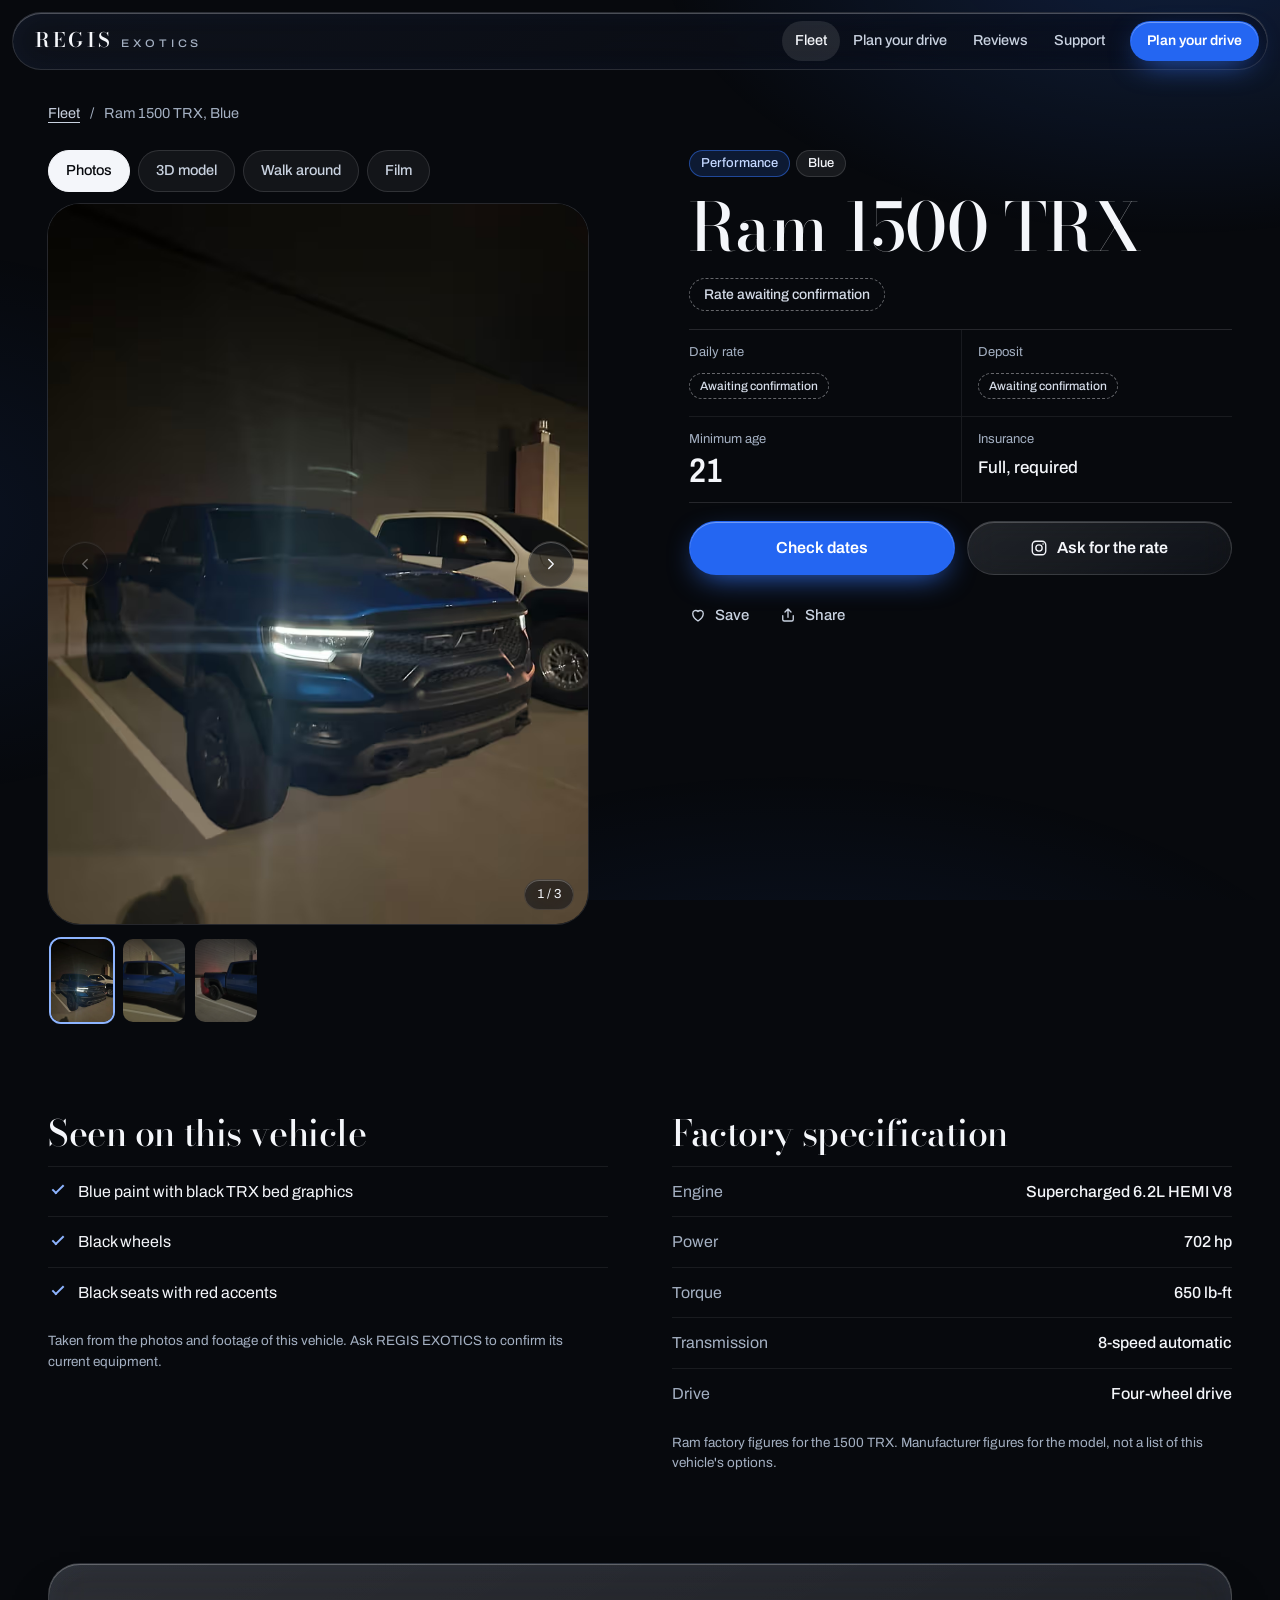
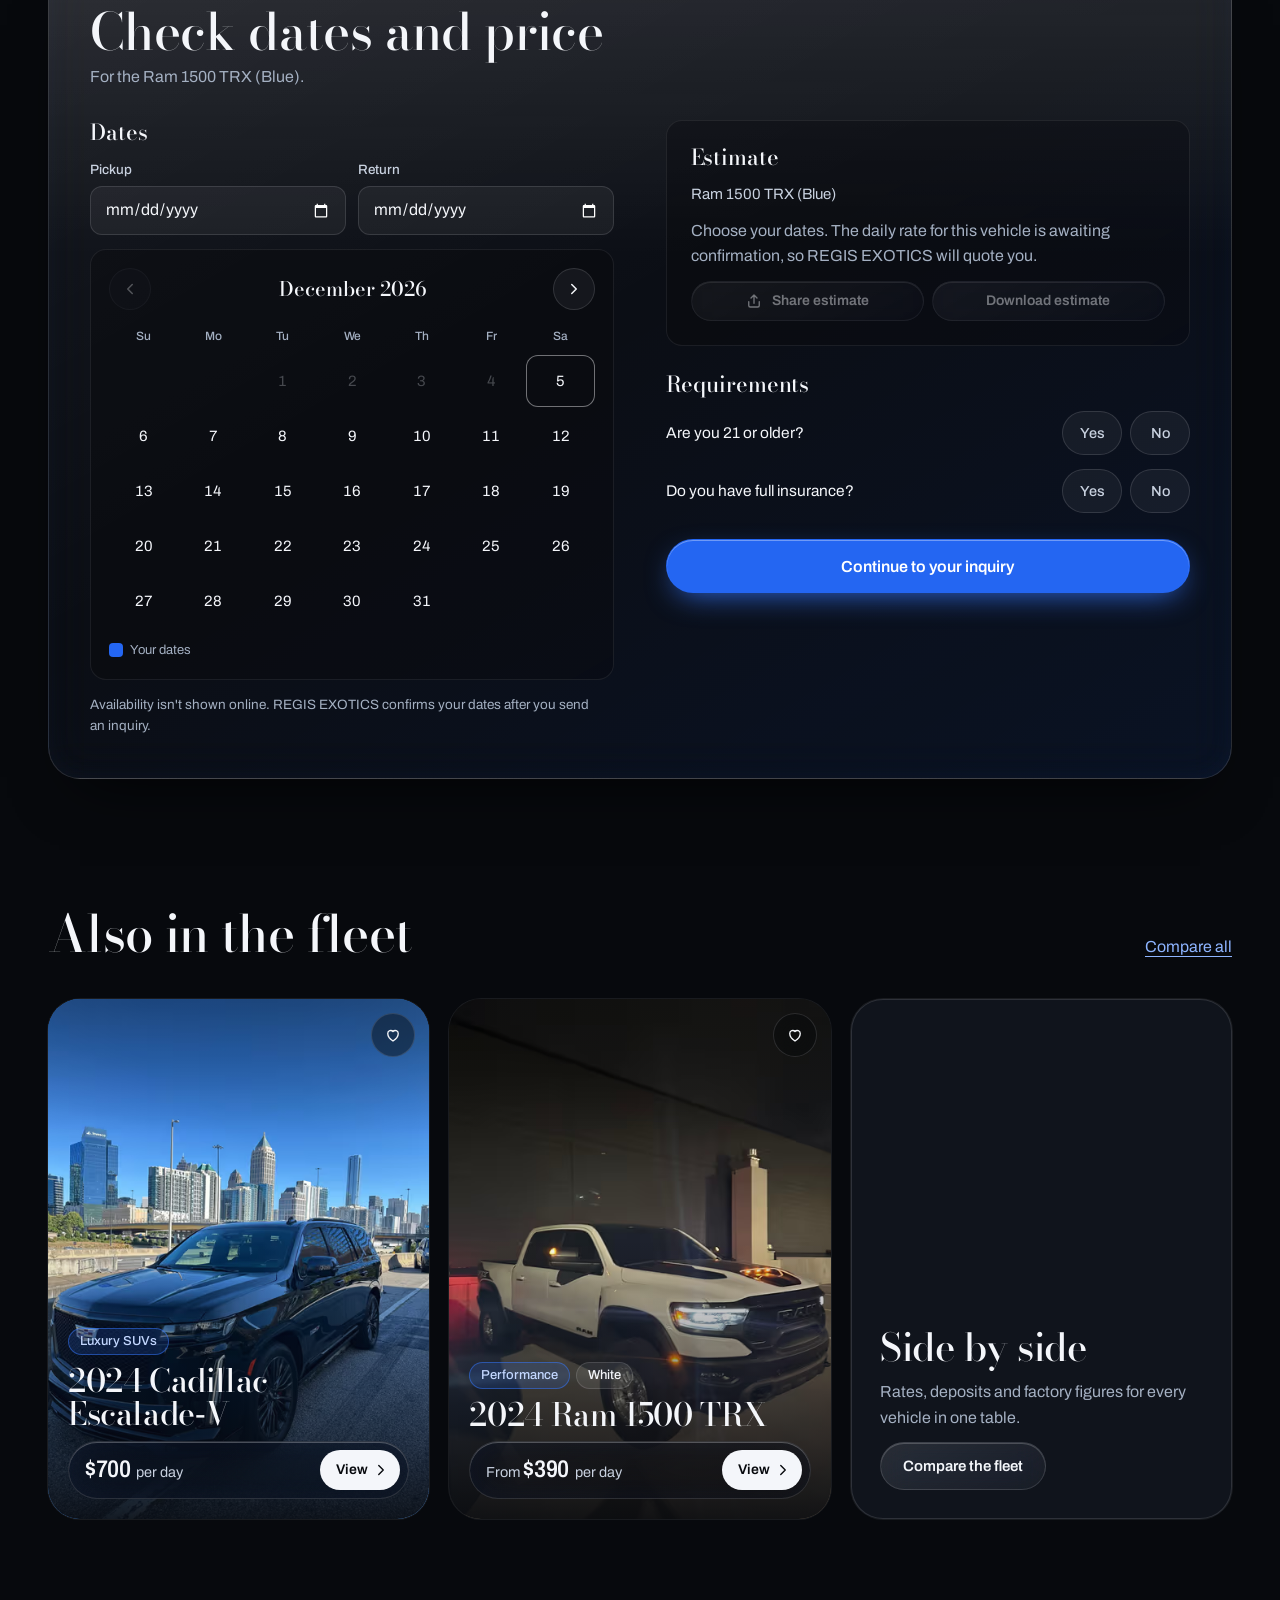
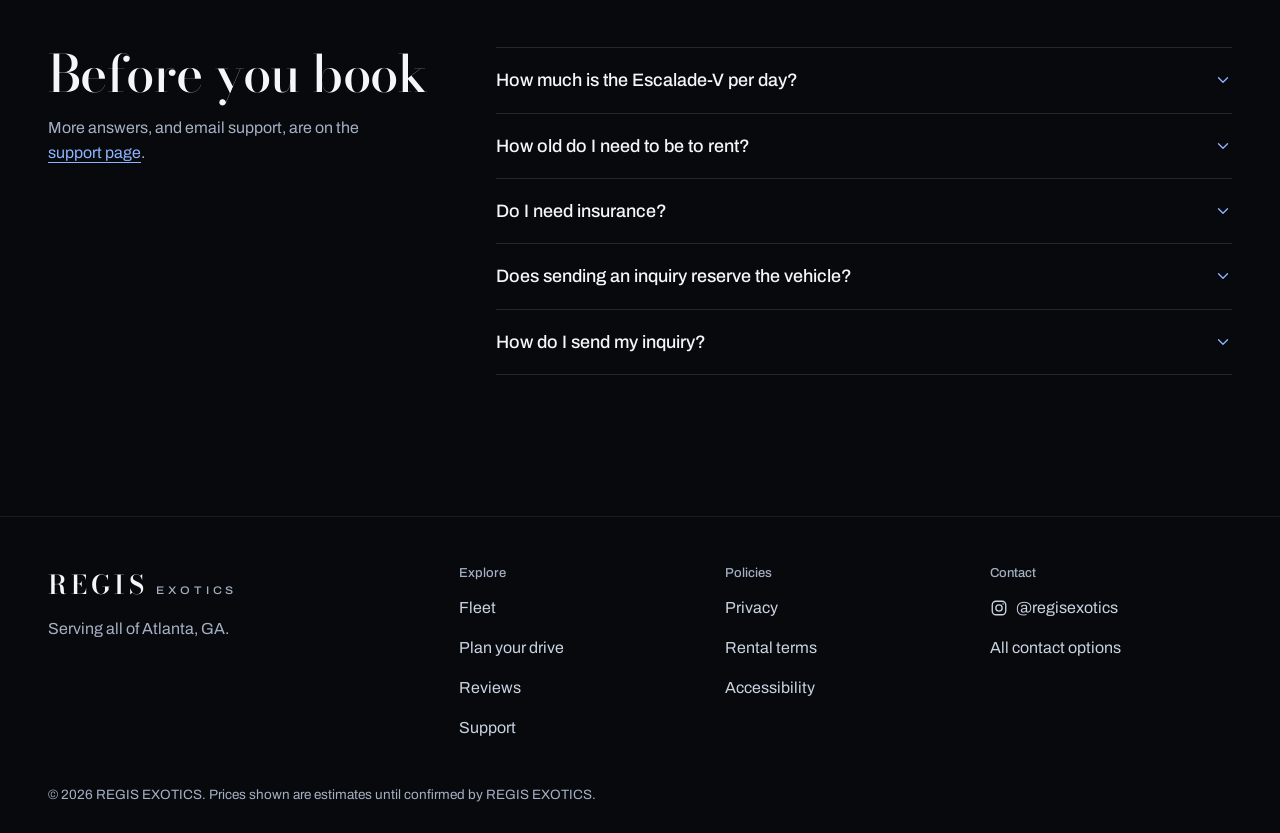
<file: fleet/ram-trx-blue.html>
<!doctype html>
<html lang="en" class="no-js">
<head>
<meta name="robots" content="noindex, nofollow">
<meta charset="utf-8">
<meta name="viewport" content="width=device-width, initial-scale=1, viewport-fit=cover">
<title>Ram 1500 TRX (Blue) Rental in Atlanta | REGIS EXOTICS</title>
<meta name="description" content="Rent the Ram 1500 TRX (Blue) in Atlanta, GA. Ask for the daily rate. Drivers 21+ with full insurance. See real photos and footage.">
<meta name="theme-color" content="#07090d">
<meta name="color-scheme" content="dark">
<meta property="og:type" content="website">
<meta property="og:site_name" content="REGIS EXOTICS">
<meta property="og:title" content="Ram 1500 TRX (Blue) Rental in Atlanta | REGIS EXOTICS">
<meta property="og:description" content="Rent the Ram 1500 TRX (Blue) in Atlanta, GA. Ask for the daily rate. Drivers 21+ with full insurance. See real photos and footage.">
<meta property="og:image" content="../public/og/regis-exotics-og.jpg">
<meta property="og:image:width" content="1200">
<meta property="og:image:height" content="630">
<meta property="og:image:alt" content="Black 2024 Cadillac Escalade-V in front of the Atlanta skyline">
<meta name="twitter:card" content="summary_large_image">
<link rel="icon" href="../public/favicon.svg" type="image/svg+xml">
<link rel="preload" as="image" type="image/avif" imagesrcset="../public/img/ram-trx-blue/exterior/01-front-three-quarter-480.avif 480w, ../public/img/ram-trx-blue/exterior/01-front-three-quarter-768.avif 768w, ../public/img/ram-trx-blue/exterior/01-front-three-quarter-1080.avif 1080w" imagesizes="(min-width: 960px) 44vw, 100vw" fetchpriority="high">
<link rel="stylesheet" href="../assets/site.css?v=95b3bc5d">
<script>document.documentElement.className='js';</script>
<script type="application/ld+json">{"@context":"https://schema.org","@type":"AutoRental","name":"REGIS EXOTICS","description":"Exotic and performance rentals in Atlanta, GA. 2024 Cadillac Escalade-V from $700 per day. Drivers 21+ with full insurance.","areaServed":{"@type":"City","name":"Atlanta, GA"},"address":{"@type":"PostalAddress","addressLocality":"Atlanta","addressRegion":"GA","addressCountry":"US"},"sameAs":["https://www.instagram.com/regisexotics/"]}</script>
</head>
<body data-page="vehicle" class="has-bookbar">
<a class="skip" href="#main">Skip to content</a>
<header class="nav" data-nav>
  <div class="nav__pill glass">
    <a class="wordmark " href="../index.html"><span class="wordmark__a">Regis</span> <span class="wordmark__b">Exotics</span><span class="sr"> home</span></a>
    <nav class="nav__links" aria-label="Main">
      <a href="../fleet.html" aria-current="page">Fleet</a>
      <a href="../plan.html">Plan your drive</a>
      <a href="../reviews.html">Reviews</a>
      <a href="../support.html">Support</a>
    </nav>
    <a class="nav__saved" href="../fleet.html#saved" data-saved-link hidden><svg class="i" viewBox="0 0 24 24" width="18" height="18" fill="none" stroke="currentColor" stroke-width="1.8" stroke-linecap="round" stroke-linejoin="round" aria-hidden="true"><path d="M12 20s-7-4.400-7-10a4 4 0 0 1 7-2.600A4 4 0 0 1 19 10c0 5.600-7 10-7 10Z"/></svg><span><span data-saved-count>0</span> saved</span></a>
    <a class="btn btn--primary btn--sm nav__cta" href="../plan.html" data-track="Request Booking" data-magnetic>Plan your drive</a>
    <button type="button" class="nav__toggle" aria-expanded="false" aria-controls="menu" data-menu-toggle><svg class="i" viewBox="0 0 24 24" width="18" height="18" fill="none" stroke="currentColor" stroke-width="1.8" stroke-linecap="round" stroke-linejoin="round" aria-hidden="true"><path d="M4 8h16M4 16h16"/></svg><span>Menu</span></button>
  </div>
  <div class="menu glass" id="menu" data-menu hidden>
    <nav aria-label="Menu">
      <a href="../fleet.html" aria-current="page">Fleet</a>
      <a href="../plan.html">Plan your drive</a>
      <a href="../reviews.html">Reviews</a>
      <a href="../support.html">Support</a>
      <a href="../contact.html">Contact</a>
    </nav>
    <a class="btn btn--glass btn--block" href="https://ig.me/m/regisexotics" target="_blank" rel="noopener" data-track="Instagram click"><svg class="i" viewBox="0 0 24 24" width="18" height="18" fill="none" stroke="currentColor" stroke-width="1.8" stroke-linecap="round" stroke-linejoin="round" aria-hidden="true"><rect x="3" y="3" width="18" height="18" rx="5"/><circle cx="12" cy="12" r="4.2"/><circle cx="17.4" cy="6.6" r="1" fill="currentColor" stroke="none"/></svg><span>Message @regisexotics</span></a>
  </div>
</header>
<main id="main">
<article class="vehicle">
  <div class="wrap">
    <nav class="crumbs" aria-label="Breadcrumb"><a href="../fleet.html">Fleet</a><span aria-hidden="true">/</span><span aria-current="page">Ram 1500 TRX, Blue</span></nav>
    <div class="vehicle__grid">
      <section class="stage" aria-label="Showroom: Ram 1500 TRX (Blue)" data-stage data-gallery>
        <div class="stage__modes" role="group" aria-label="Showroom view">
          <button type="button" class="pill" aria-pressed="true" data-view="photos">Photos</button><button type="button" class="pill" aria-pressed="false" data-view="model">3D model</button><button type="button" class="pill" aria-pressed="false" data-view="walk">Walk around</button><button type="button" class="pill" aria-pressed="false" data-view="film">Film</button>
        </div>
        <div class="stage__pane" data-pane="photos">
        <div class="gallery__group" data-gallery-group="exterior">
          <div class="gallery__view">
            <ul class="gallery__track" data-track-list tabindex="0" aria-label="Exterior photos, 3 in total. Swipe or use the arrow buttons.">
              <li class="gallery__slide" data-slide="0"><picture>
  <source type="image/avif" srcset="../public/img/ram-trx-blue/exterior/01-front-three-quarter-480.avif 480w, ../public/img/ram-trx-blue/exterior/01-front-three-quarter-768.avif 768w, ../public/img/ram-trx-blue/exterior/01-front-three-quarter-1080.avif 1080w" sizes="(min-width: 960px) 44vw, 100vw">
  <source type="image/webp" srcset="../public/img/ram-trx-blue/exterior/01-front-three-quarter-480.webp 480w, ../public/img/ram-trx-blue/exterior/01-front-three-quarter-768.webp 768w, ../public/img/ram-trx-blue/exterior/01-front-three-quarter-1080.webp 1080w" sizes="(min-width: 960px) 44vw, 100vw">
  <img class="" src="../public/img/ram-trx-blue/exterior/01-front-three-quarter-1080.jpg" width="1170" height="1560" alt="Blue Ram 1500 TRX at night, headlights on, seen from the front corner on a parking deck" fetchpriority="high" decoding="async" style="background-color:rgb(8,8,8)">
</picture></li>
              <li class="gallery__slide gallery__slide--land" data-slide="1" style="--bg:url('../public/img/ram-trx-blue/exterior/02-side-front-480.webp')"><picture>
  <source type="image/avif" srcset="../public/img/ram-trx-blue/exterior/02-side-front-480.avif 480w, ../public/img/ram-trx-blue/exterior/02-side-front-768.avif 768w, ../public/img/ram-trx-blue/exterior/02-side-front-1080.avif 1080w, ../public/img/ram-trx-blue/exterior/02-side-front-1290.avif 1290w" sizes="(min-width: 960px) 44vw, 100vw">
  <source type="image/webp" srcset="../public/img/ram-trx-blue/exterior/02-side-front-480.webp 480w, ../public/img/ram-trx-blue/exterior/02-side-front-768.webp 768w, ../public/img/ram-trx-blue/exterior/02-side-front-1080.webp 1080w, ../public/img/ram-trx-blue/exterior/02-side-front-1290.webp 1290w" sizes="(min-width: 960px) 44vw, 100vw">
  <img class="" src="../public/img/ram-trx-blue/exterior/02-side-front-1080.jpg" width="1560" height="1170" alt="Driver side of the blue Ram 1500 TRX at night, from the front wheel to the cab" loading="lazy" decoding="async" style="background-color:rgb(24,24,24)">
</picture></li>
              <li class="gallery__slide gallery__slide--land" data-slide="2" style="--bg:url('../public/img/ram-trx-blue/exterior/03-side-rear-480.webp')"><picture>
  <source type="image/avif" srcset="../public/img/ram-trx-blue/exterior/03-side-rear-480.avif 480w, ../public/img/ram-trx-blue/exterior/03-side-rear-768.avif 768w, ../public/img/ram-trx-blue/exterior/03-side-rear-1080.avif 1080w, ../public/img/ram-trx-blue/exterior/03-side-rear-1290.avif 1290w" sizes="(min-width: 960px) 44vw, 100vw">
  <source type="image/webp" srcset="../public/img/ram-trx-blue/exterior/03-side-rear-480.webp 480w, ../public/img/ram-trx-blue/exterior/03-side-rear-768.webp 768w, ../public/img/ram-trx-blue/exterior/03-side-rear-1080.webp 1080w, ../public/img/ram-trx-blue/exterior/03-side-rear-1290.webp 1290w" sizes="(min-width: 960px) 44vw, 100vw">
  <img class="" src="../public/img/ram-trx-blue/exterior/03-side-rear-1080.jpg" width="1560" height="1170" alt="Blue Ram 1500 TRX from the rear corner at night, with the TRX graphic on the bed" loading="lazy" decoding="async" style="background-color:rgb(8,8,8)">
</picture></li>
            </ul>
            <button type="button" class="gallery__arrow gallery__arrow--prev glass" data-prev aria-label="Previous photo"><svg class="i" viewBox="0 0 24 24" width="18" height="18" fill="none" stroke="currentColor" stroke-width="1.8" stroke-linecap="round" stroke-linejoin="round" aria-hidden="true"><path d="m15 6-6 6 6 6"/></svg></button>
            <button type="button" class="gallery__arrow gallery__arrow--next glass" data-next aria-label="Next photo"><svg class="i" viewBox="0 0 24 24" width="18" height="18" fill="none" stroke="currentColor" stroke-width="1.8" stroke-linecap="round" stroke-linejoin="round" aria-hidden="true"><path d="m9 6 6 6-6 6"/></svg></button>
            <p class="gallery__count glass" aria-hidden="true"><span data-count>1</span> / 3</p>
          </div>
          <ul class="gallery__thumbs">
            <li><button type="button" data-thumb="0" aria-label="Show exterior photo 1 of 3" aria-current="true"><img src="../public/img/ram-trx-blue/exterior/01-front-three-quarter-480.webp" alt="" width="1170" height="1560" loading="lazy" decoding="async"></button></li>
            <li><button type="button" data-thumb="1" aria-label="Show exterior photo 2 of 3"><img src="../public/img/ram-trx-blue/exterior/02-side-front-480.webp" alt="" width="1560" height="1170" loading="lazy" decoding="async"></button></li>
            <li><button type="button" data-thumb="2" aria-label="Show exterior photo 3 of 3"><img src="../public/img/ram-trx-blue/exterior/03-side-rear-480.webp" alt="" width="1560" height="1170" loading="lazy" decoding="async"></button></li>
          </ul>
        </div>
      </div>
        <div class="stage__pane" data-pane="model" hidden>
        <div class="m3d" data-model3d>
          <script type="application/json" data-m3d-config>{"uid":"c3b9b485f705429bad398f6e7ff84cf8","views":[{"id":"outside","label":"Outside","inside":false,"cam":{"eye":[-0.058,-0.072,0.03],"target":[0,0,0.011],"fov":45}},{"id":"driver","label":"Driver’s seat","inside":true,"cam":{"eye":[0.0052,-0.0026,0.0166],"target":[0.0050456,-0.00483884,0.0162912],"fov":70}},{"id":"rear","label":"Rear seat","inside":true,"cam":{"eye":[0,0.0056,0.0163],"target":[0.000143624,0.00335947,0.0159984],"fov":70}}],"features":[{"id":"paint","title":"Blue paint, TRX bed graphics","text":"Black TRX graphics on the bed sides.","source":"seen","tag":"Seen on this vehicle","inside":false,"photo":{"src":"../public/img/ram-trx-blue/exterior/03-side-rear-480.webp","alt":"Blue Ram 1500 TRX from the rear corner at night, with the TRX graphic on the bed"},"cam":{"eye":[-0.06,0.055,0.028],"target":[-0.008,0.016,0.012],"fov":45}},{"id":"wheels","title":"Black wheels","text":"Black wheels, as photographed.","source":"seen","tag":"Seen on this vehicle","inside":false,"photo":{"src":"../public/img/ram-trx-blue/exterior/02-side-front-480.webp","alt":"Driver side of the blue Ram 1500 TRX at night, from the front wheel to the cab"},"cam":{"eye":[-0.055,-0.03,0.011],"target":[-0.011,-0.0175,0.0045],"fov":45}},{"id":"engine","title":"Supercharged 6.2L HEMI V8","text":"Ram rates the 1500 TRX at 702 hp and 650 lb-ft, with an 8-speed automatic and four-wheel drive.","source":"factory","tag":"Ram factory figure","inside":false,"photo":null,"cam":{"eye":[-0.03,-0.068,0.04],"target":[0,-0.02,0.014],"fov":45}},{"id":"seats","title":"Black seats with red accents","text":"Shown in the cabin clip of this truck, under Film.","source":"seen","tag":"Seen on this vehicle","inside":true,"photo":null,"cam":{"eye":[0,0.0056,0.0163],"target":[0.00128287,0.00397503,0.0153806],"fov":70}}],"recolor":[]}</script>
          <div class="m3d__stage">
            <div class="m3d__view">
              <div class="m3d__gate" data-m3d-gate>
                <p class="m3d__gate-h">3D model</p>
                <p class="m3d__gate-p">A 2021 Ram 1500 TRX to turn around and sit inside. It opens in a viewer from Sketchfab.</p>
                <button type="button" class="btn btn--primary" data-m3d-load>Load the 3D model</button>
              </div>
              <iframe class="m3d__frame" data-m3d-frame title="3D model: 2021 Ram 1500 TRX" hidden></iframe>
              <p class="m3d__status glass" data-m3d-status role="status" hidden></p>
            </div>
            <div class="m3d__card glass" data-m3d-card hidden>
              <figure class="m3d__photo" data-m3d-card-photo hidden><img alt="" width="96" height="128" decoding="async"><figcaption>Photo of this vehicle</figcaption></figure>
              <div class="m3d__copy">
                <p class="m3d__tag" data-m3d-card-tag></p>
                <p class="m3d__title" data-m3d-card-title></p>
                <p class="m3d__text" data-m3d-card-text></p>
              </div>
              <button type="button" class="m3d__close" data-m3d-card-close aria-label="Close feature"><svg class="i" viewBox="0 0 24 24" width="18" height="18" fill="none" stroke="currentColor" stroke-width="1.8" stroke-linecap="round" stroke-linejoin="round" aria-hidden="true"><path d="m6 6 12 12M18 6 6 18"/></svg></button>
            </div>
          </div>
          <p class="sr" data-m3d-live aria-live="polite"></p>
          <div class="m3d__views" data-m3d-views role="group" aria-label="Where to look from">
            <button type="button" class="pill pill--sm" data-m3d-go="outside" aria-pressed="false">Outside</button><button type="button" class="pill pill--sm" data-m3d-go="driver" aria-pressed="false">Driver’s seat</button><button type="button" class="pill pill--sm" data-m3d-go="rear" aria-pressed="false">Rear seat</button>
          </div>
          <ol class="m3d__features" aria-label="Features to look at on the model">
            <li><button type="button" class="m3d__feat" data-m3d-feature="paint" aria-pressed="false"><span class="m3d__n" aria-hidden="true">1</span><span class="m3d__ft"><strong>Blue paint, TRX bed graphics</strong><span>Outside · Seen on this vehicle</span></span></button></li>
            <li><button type="button" class="m3d__feat" data-m3d-feature="wheels" aria-pressed="false"><span class="m3d__n" aria-hidden="true">2</span><span class="m3d__ft"><strong>Black wheels</strong><span>Outside · Seen on this vehicle</span></span></button></li>
            <li><button type="button" class="m3d__feat" data-m3d-feature="engine" aria-pressed="false"><span class="m3d__n" aria-hidden="true">3</span><span class="m3d__ft"><strong>Supercharged 6.2L HEMI V8</strong><span>Outside · Ram factory figure</span></span></button></li>
            <li><button type="button" class="m3d__feat" data-m3d-feature="seats" aria-pressed="false"><span class="m3d__n" aria-hidden="true">4</span><span class="m3d__ft"><strong>Black seats with red accents</strong><span>Inside · Seen on this vehicle</span></span></button></li>
          </ol>
          <p class="muted fine">3D model: <a href="https://sketchfab.com/3d-models/c3b9b485f705429bad398f6e7ff84cf8" target="_blank" rel="noopener">“2021 Dodge Ram 1500 TRX”</a> by <a href="https://sketchfab.com/THE-OFFICIAL-SRUSH651" target="_blank" rel="noopener">SRUSH651</a> on Sketchfab, <a href="https://creativecommons.org/licenses/by/4.0/" target="_blank" rel="noopener">CC Attribution</a>. It is not a scan of this vehicle. It is a 2021 truck, so details can differ from this one. The photos and film show the actual vehicle.</p>
        </div>
      </div>
        <div class="stage__pane" data-pane="walk" hidden>
        <div class="walk" data-walk data-base="../public/media/ram-trx-blue/night-walkaround-walk/" data-frames="36" data-w="540" data-h="960">
          <canvas class="walk__canvas" width="540" height="960" role="img" aria-label="Walkaround view of the Ram 1500 TRX (Blue), built from 36 frames of real footage"></canvas>
          <p class="walk__hint glass" data-walk-hint><svg class="i" viewBox="0 0 24 24" width="18" height="18" fill="none" stroke="currentColor" stroke-width="1.8" stroke-linecap="round" stroke-linejoin="round" aria-hidden="true"><path d="M8 12H3m0 0 3-3m-3 3 3 3M16 12h5m0 0-3-3m3 3-3 3"/><circle cx="12" cy="12" r="1.500" fill="currentColor"/></svg><span>Drag to walk around</span></p>
          <p class="walk__load glass" data-walk-load hidden></p>
        </div>
        <label class="walk__range"><span class="sr">Walk around the vehicle</span><input type="range" id="walk-range" min="0" max="35" value="0" step="1" data-walk-range></label>
        <p class="muted fine">Built from real footage of this vehicle. It is a walkaround, not a 3D model.</p>
      </div>
        <div class="stage__pane" data-pane="film" hidden>
        <div class="film">
          <video class="film__video" data-film-video controls playsinline muted preload="none" poster="../public/media/ram-trx-blue/night-walkaround-poster.jpg" width="540" height="960" aria-describedby="film-desc">
            <source src="../public/media/ram-trx-blue/night-walkaround.mp4" type="video/mp4">
          </video>
        </div>
        <p class="film__desc" id="film-desc" data-film-desc>Silent 19-second clip: the blue TRX from the grille, around the driver side to the bed.</p>
        <ul class="film__list">
          <li><button type="button" class="film__pick" data-film="0" data-src="../public/media/ram-trx-blue/night-walkaround.mp4" data-poster="../public/media/ram-trx-blue/night-walkaround-poster.jpg" data-desc="Silent 19-second clip: the blue TRX from the grille, around the driver side to the bed." aria-current="true"><img src="../public/media/ram-trx-blue/night-walkaround-poster.jpg" alt="" width="540" height="960" loading="lazy" decoding="async"><span><strong>Night walkaround</strong><span class="muted">19 seconds, silent</span></span></button></li>
          <li><button type="button" class="film__pick" data-film="1" data-src="../public/media/ram-trx-blue/cabin.mp4" data-poster="../public/media/ram-trx-blue/cabin-poster.jpg" data-desc="Silent 13-second clip: rear and front seats of the blue TRX, black with red accents."><img src="../public/media/ram-trx-blue/cabin-poster.jpg" alt="" width="540" height="960" loading="lazy" decoding="async"><span><strong>Cabin</strong><span class="muted">13 seconds, silent</span></span></button></li>
        </ul>
      </div>
      </section>
      <div class="vehicle__info">
        <p class="plate__meta"><span class="chip">Performance</span><span class="chip chip--plain">Blue</span></p>
        <h1 class="display">Ram <span class="nw">1500 TRX</span></h1>
        <p class="vehicle__price"><span class="badge badge--lg">Rate awaiting confirmation</span></p>
        <dl class="terms vehicle__terms">
  <div><dt>Daily rate</dt><dd><span class="badge">Awaiting confirmation</span></dd></div>
  <div><dt>Deposit</dt><dd><span class="badge">Awaiting confirmation</span></dd></div>
  <div><dt>Minimum age</dt><dd>21</dd></div>
  <div><dt>Insurance</dt><dd class="terms__text">Full, required</dd></div>
</dl>
        <div class="actions">
          <a class="btn btn--primary btn--lg" href="#estimate" data-magnetic>Check dates</a>
          <a class="btn btn--glass btn--lg" href="https://ig.me/m/regisexotics" target="_blank" rel="noopener" data-track="Instagram click"><svg class="i" viewBox="0 0 24 24" width="18" height="18" fill="none" stroke="currentColor" stroke-width="1.8" stroke-linecap="round" stroke-linejoin="round" aria-hidden="true"><rect x="3" y="3" width="18" height="18" rx="5"/><circle cx="12" cy="12" r="4.2"/><circle cx="17.4" cy="6.6" r="1" fill="currentColor" stroke="none"/></svg><span>Ask for the rate</span></a>
        </div>
        <div class="vehicle__tools">
          <button type="button" class="tool" data-save="ram-trx-blue" aria-pressed="false"><svg class="i" viewBox="0 0 24 24" width="18" height="18" fill="none" stroke="currentColor" stroke-width="1.8" stroke-linecap="round" stroke-linejoin="round" aria-hidden="true"><path d="M12 20s-7-4.400-7-10a4 4 0 0 1 7-2.600A4 4 0 0 1 19 10c0 5.600-7 10-7 10Z"/></svg><span data-save-label>Save</span></button>
          <button type="button" class="tool" data-share-page data-title="Ram 1500 TRX (Blue)"><svg class="i" viewBox="0 0 24 24" width="18" height="18" fill="none" stroke="currentColor" stroke-width="1.8" stroke-linecap="round" stroke-linejoin="round" aria-hidden="true"><path d="M12 15V4m0 0L8 8m4-4 4 4"/><path d="M5 13v5a2 2 0 0 0 2 2h10a2 2 0 0 0 2-2v-5"/></svg><span>Share</span></button>
          <span class="tool__msg" data-share-page-msg role="status" aria-live="polite"></span>
        </div>
      </div>
    </div>
  </div>
  <div class="wrap facts">
    <section class="facts__col" aria-labelledby="seen-h">
      <h2 id="seen-h">Seen on this vehicle</h2>
      <ul class="seen"><li>Blue paint with black TRX bed graphics</li><li>Black wheels</li><li>Black seats with red accents</li></ul>
      <p class="muted fine">Taken from the photos and footage of this vehicle. Ask REGIS EXOTICS to confirm its current equipment.</p>
    </section>
    <section class="facts__col" aria-labelledby="specs-h">
      <h2 id="specs-h">Factory specification</h2>
      <dl class="specs"><div><dt>Engine</dt><dd>Supercharged 6.2L HEMI V8</dd></div><div><dt>Power</dt><dd>702 hp</dd></div><div><dt>Torque</dt><dd>650 lb-ft</dd></div><div><dt>Transmission</dt><dd>8-speed automatic</dd></div><div><dt>Drive</dt><dd>Four-wheel drive</dd></div></dl>
      <p class="muted fine">Ram factory figures for the 1500 TRX. Manufacturer figures for the model, not a list of this vehicle's options.</p>
    </section>
  </div>
  <div class="wrap">
    <section class="planner glass" id="estimate" data-booking data-mode="estimate" aria-labelledby="est-h">
  <div class="planner__head">
    <h2 id="est-h">Check dates and price</h2>
    <p class="muted">For the Ram 1500 TRX (Blue).</p>
  </div>
  <div class="planner__cols">
    <div class="planner__col"><input type="hidden" name="vehicle" value="ram-trx-blue" data-vehicle><div class="pblock">
      <h3 class="pblock__h">Dates</h3>
      <div class="pdates">
        <label class="field"><span class="field__label">Pickup</span><input type="date" id="pickup-estimate" name="pickup" data-pickup required></label>
        <label class="field"><span class="field__label">Return</span><input type="date" id="return-estimate" name="return" data-return required></label>
      </div>
      <div class="cal" data-cal></div>
      <p class="cal__msg" data-cal-msg role="status" aria-live="polite"></p>
      <p class="cal__note muted" data-cal-note>Availability isn't shown online. REGIS EXOTICS confirms your dates after you send an inquiry.</p>
    </div></div>
    <div class="planner__col">
      <div class="estimate" data-estimate>
      <h3 class="pblock__h">Estimate</h3>
      <p class="estimate__vehicle" data-est-vehicle>Ram 1500 TRX (Blue)</p>
      <div data-estimate-body aria-live="polite">
        <p class="muted" data-estimate-empty>Choose a pickup and return date to see the price.</p>
        <dl class="estimate__lines" data-estimate-lines hidden>
          <div class="estimate__big"><dt data-est-label></dt><dd data-est-total></dd></div>
          <div><dt>Deposit, separate from the rental</dt><dd data-est-deposit></dd></div>
          <div><dt>Rental plus deposit</dt><dd data-est-sum></dd></div>
        </dl>
        <p class="estimate__quote" data-estimate-norate hidden></p>
      </div>
      <p class="estimate__flag">Estimate — not a confirmed quote</p>
      <p class="muted estimate__rule">Counts calendar days from pickup to return, one-day minimum, before any taxes or fees. REGIS EXOTICS confirms the final price and availability.</p>
      <div class="estimate__tools">
        <button type="button" class="btn btn--glass btn--sm" data-share disabled><svg class="i" viewBox="0 0 24 24" width="18" height="18" fill="none" stroke="currentColor" stroke-width="1.8" stroke-linecap="round" stroke-linejoin="round" aria-hidden="true"><path d="M12 15V4m0 0L8 8m4-4 4 4"/><path d="M5 13v5a2 2 0 0 0 2 2h10a2 2 0 0 0 2-2v-5"/></svg><span>Share estimate</span></button>
        <button type="button" class="btn btn--glass btn--sm" data-download disabled>Download estimate</button>
      </div>
      <p class="estimate__toast" data-share-msg role="status" aria-live="polite"></p>
    </div>
      <div class="pblock">
      <h3 class="pblock__h">Requirements</h3>
      <div class="yn" role="radiogroup" aria-labelledby="q-age-estimate">
        <span class="yn__q" id="q-age-estimate">Are you 21 or older?</span>
        <label><input type="radio" name="age-estimate" value="yes" data-elig="age"><span>Yes</span></label>
        <label><input type="radio" name="age-estimate" value="no" data-elig="age"><span>No</span></label>
      </div>
      <div class="yn" role="radiogroup" aria-labelledby="q-ins-estimate">
        <span class="yn__q" id="q-ins-estimate">Do you have full insurance?</span>
        <label><input type="radio" name="insurance-estimate" value="yes" data-elig="insurance"><span>Yes</span></label>
        <label><input type="radio" name="insurance-estimate" value="no" data-elig="insurance"><span>No</span></label>
      </div>
      <div class="elig" data-elig-msg role="status" aria-live="polite"></div>
    </div>
      <a class="btn btn--primary btn--block btn--lg" href="../plan.html" data-continue data-track="Request Booking" data-magnetic>Continue to your inquiry</a>
    </div>
  </div>
</section>
  </div>
</article>
<section class="section" aria-labelledby="others-h">
  <div class="wrap">
    <div class="section__head"><h2 id="others-h">Also in the fleet</h2><a class="link" href="../fleet.html">Compare all</a></div>
    <div class="lineup">
      <article class="plate" data-vehicle-card data-category="Luxury SUVs" data-slug="cadillac-escalade-v">
  <a class="plate__media" href="../fleet/cadillac-escalade-v.html" tabindex="-1" aria-hidden="true" data-track="View Details">
    <picture>
  <source type="image/avif" srcset="../public/img/cadillac-escalade-v/exterior/01-front-three-quarter-480.avif 480w, ../public/img/cadillac-escalade-v/exterior/01-front-three-quarter-768.avif 768w, ../public/img/cadillac-escalade-v/exterior/01-front-three-quarter-1080.avif 1080w, ../public/img/cadillac-escalade-v/exterior/01-front-three-quarter-1290.avif 1290w" sizes="(min-width: 1000px) 30vw, (min-width: 640px) 46vw, 88vw">
  <source type="image/webp" srcset="../public/img/cadillac-escalade-v/exterior/01-front-three-quarter-480.webp 480w, ../public/img/cadillac-escalade-v/exterior/01-front-three-quarter-768.webp 768w, ../public/img/cadillac-escalade-v/exterior/01-front-three-quarter-1080.webp 1080w, ../public/img/cadillac-escalade-v/exterior/01-front-three-quarter-1290.webp 1290w" sizes="(min-width: 1000px) 30vw, (min-width: 640px) 46vw, 88vw">
  <img class="" src="../public/img/cadillac-escalade-v/exterior/01-front-three-quarter-1080.jpg" width="1290" height="1720" alt="" loading="lazy" decoding="async" style="background-color:rgb(40,104,184)">
</picture>
  </a>
  <button type="button" class="plate__save" data-save="cadillac-escalade-v" aria-pressed="false" aria-label="Save the 2024 Cadillac Escalade-V"><svg class="i" viewBox="0 0 24 24" width="18" height="18" fill="none" stroke="currentColor" stroke-width="1.8" stroke-linecap="round" stroke-linejoin="round" aria-hidden="true"><path d="M12 20s-7-4.400-7-10a4 4 0 0 1 7-2.600A4 4 0 0 1 19 10c0 5.600-7 10-7 10Z"/></svg></button>
  <div class="plate__body">
    <p class="plate__meta"><span class="chip">Luxury SUVs</span></p>
    <h3 class="plate__name"><a href="../fleet/cadillac-escalade-v.html" data-track="View Details">2024 Cadillac <span class="nw">Escalade<span class="hy">-</span>V</span></a></h3>
    <div class="plate__foot glass">
      <p class="plate__rate"><strong>$700</strong> per day</p>
      <a class="plate__go" href="../fleet/cadillac-escalade-v.html" data-track="View Details">View<span class="sr"> the 2024 Cadillac Escalade-V</span><svg class="i" viewBox="0 0 24 24" width="18" height="18" fill="none" stroke="currentColor" stroke-width="1.8" stroke-linecap="round" stroke-linejoin="round" aria-hidden="true"><path d="m9 6 6 6-6 6"/></svg></a>
    </div>
  </div>
</article>
      <article class="plate" data-vehicle-card data-category="Performance" data-slug="ram-trx-white">
  <a class="plate__media" href="../fleet/ram-trx-white.html" tabindex="-1" aria-hidden="true" data-track="View Details">
    <picture>
  <source type="image/avif" srcset="../public/img/ram-trx-white/exterior/01-front-three-quarter-480.avif 480w, ../public/img/ram-trx-white/exterior/01-front-three-quarter-768.avif 768w, ../public/img/ram-trx-white/exterior/01-front-three-quarter-1080.avif 1080w" sizes="(min-width: 1000px) 30vw, (min-width: 640px) 46vw, 88vw">
  <source type="image/webp" srcset="../public/img/ram-trx-white/exterior/01-front-three-quarter-480.webp 480w, ../public/img/ram-trx-white/exterior/01-front-three-quarter-768.webp 768w, ../public/img/ram-trx-white/exterior/01-front-three-quarter-1080.webp 1080w" sizes="(min-width: 1000px) 30vw, (min-width: 640px) 46vw, 88vw">
  <img class="" src="../public/img/ram-trx-white/exterior/01-front-three-quarter-1080.jpg" width="1170" height="1560" alt="" loading="lazy" decoding="async" style="background-color:rgb(24,24,24)">
</picture>
  </a>
  <button type="button" class="plate__save" data-save="ram-trx-white" aria-pressed="false" aria-label="Save the 2024 Ram 1500 TRX (White)"><svg class="i" viewBox="0 0 24 24" width="18" height="18" fill="none" stroke="currentColor" stroke-width="1.8" stroke-linecap="round" stroke-linejoin="round" aria-hidden="true"><path d="M12 20s-7-4.400-7-10a4 4 0 0 1 7-2.600A4 4 0 0 1 19 10c0 5.600-7 10-7 10Z"/></svg></button>
  <div class="plate__body">
    <p class="plate__meta"><span class="chip">Performance</span><span class="chip chip--plain">White</span></p>
    <h3 class="plate__name"><a href="../fleet/ram-trx-white.html" data-track="View Details">2024 Ram <span class="nw">1500 TRX</span></a></h3>
    <div class="plate__foot glass">
      <p class="plate__rate">From <strong>$390</strong> per day</p>
      <a class="plate__go" href="../fleet/ram-trx-white.html" data-track="View Details">View<span class="sr"> the 2024 Ram 1500 TRX (White)</span><svg class="i" viewBox="0 0 24 24" width="18" height="18" fill="none" stroke="currentColor" stroke-width="1.8" stroke-linecap="round" stroke-linejoin="round" aria-hidden="true"><path d="m9 6 6 6-6 6"/></svg></a>
    </div>
  </div>
</article>
      <div class="plate plate--cta glass">
        <h3 class="plate__name">Side by side</h3>
        <p class="muted">Rates, deposits and factory figures for every vehicle in one table.</p>
        <a class="btn btn--glass" href="../fleet.html">Compare the fleet</a>
      </div>
    </div>
  </div>
</section>
<section class="section" id="faq" aria-labelledby="faq-h">
  <div class="wrap faqwrap">
    <div class="faqwrap__head">
      <h2 id="faq-h">Before you book</h2>
      <p class="muted">More answers, and email support, are on the <a class="link" href="../support.html">support page</a>.</p>
    </div>
    <div class="faq">
      <details class="faq__item">
        <summary><span>How much is the Escalade-V per day?</span><svg class="i" viewBox="0 0 24 24" width="18" height="18" fill="none" stroke="currentColor" stroke-width="1.8" stroke-linecap="round" stroke-linejoin="round" aria-hidden="true"><path d="m6 9 6 6 6-6"/></svg></summary>
        <div class="faq__a"><p>$700 per day, plus a separate $800 deposit. The estimator counts calendar days from pickup to return, with a one-day minimum.</p></div>
      </details>
      <details class="faq__item">
        <summary><span>How old do I need to be to rent?</span><svg class="i" viewBox="0 0 24 24" width="18" height="18" fill="none" stroke="currentColor" stroke-width="1.8" stroke-linecap="round" stroke-linejoin="round" aria-hidden="true"><path d="m6 9 6 6 6-6"/></svg></summary>
        <div class="faq__a"><p>You need to be 21 or older.</p></div>
      </details>
      <details class="faq__item">
        <summary><span>Do I need insurance?</span><svg class="i" viewBox="0 0 24 24" width="18" height="18" fill="none" stroke="currentColor" stroke-width="1.8" stroke-linecap="round" stroke-linejoin="round" aria-hidden="true"><path d="m6 9 6 6 6-6"/></svg></summary>
        <div class="faq__a"><p>Yes. Full insurance is required to rent.</p></div>
      </details>
      <details class="faq__item">
        <summary><span>Does sending an inquiry reserve the vehicle?</span><svg class="i" viewBox="0 0 24 24" width="18" height="18" fill="none" stroke="currentColor" stroke-width="1.8" stroke-linecap="round" stroke-linejoin="round" aria-hidden="true"><path d="m6 9 6 6 6-6"/></svg></summary>
        <div class="faq__a"><p>No. An inquiry is a request. Nothing is reserved until REGIS EXOTICS confirms availability and the final price with you.</p></div>
      </details>
      <details class="faq__item">
        <summary><span>How do I send my inquiry?</span><svg class="i" viewBox="0 0 24 24" width="18" height="18" fill="none" stroke="currentColor" stroke-width="1.8" stroke-linecap="round" stroke-linejoin="round" aria-hidden="true"><path d="m6 9 6 6 6-6"/></svg></summary>
        <div class="faq__a"><p>Plan your dates on this site, copy the prepared inquiry, then open @regisexotics on Instagram and paste it into a message. You send the message yourself.</p></div>
      </details>
    </div>
  </div>
</section>
</main>
<footer class="footer">
  <div class="wrap footer__grid">
    <div class="footer__brand">
      <a class="wordmark wordmark--lg" href="../index.html"><span class="wordmark__a">Regis</span> <span class="wordmark__b">Exotics</span><span class="sr"> home</span></a>
      <p class="muted">Serving all of Atlanta, GA.</p>
    </div>
    <nav class="footer__col" aria-label="Explore">
      <h2 class="footer__h">Explore</h2>
      <a href="../fleet.html">Fleet</a>
      <a href="../plan.html">Plan your drive</a>
      <a href="../reviews.html">Reviews</a>
      <a href="../support.html">Support</a>
    </nav>
    <nav class="footer__col" aria-label="Policies">
      <h2 class="footer__h">Policies</h2>
      <a href="../privacy.html">Privacy</a>
      <a href="../terms.html">Rental terms</a>
      <a href="../accessibility.html">Accessibility</a>
    </nav>
    <div class="footer__col">
      <h2 class="footer__h">Contact</h2>
      <a href="https://www.instagram.com/regisexotics/" target="_blank" rel="noopener" data-track="Instagram click"><svg class="i" viewBox="0 0 24 24" width="18" height="18" fill="none" stroke="currentColor" stroke-width="1.8" stroke-linecap="round" stroke-linejoin="round" aria-hidden="true"><rect x="3" y="3" width="18" height="18" rx="5"/><circle cx="12" cy="12" r="4.2"/><circle cx="17.4" cy="6.6" r="1" fill="currentColor" stroke="none"/></svg><span>@regisexotics</span></a>
      
      <a href="../contact.html">All contact options</a>
    </div>
  </div>
  <div class="wrap footer__base">
    <p class="muted">© 2026 REGIS EXOTICS. Prices shown are estimates until confirmed by REGIS EXOTICS.</p>
  </div>
</footer>
<aside class="bookbar" data-bookbar aria-label="Quick booking">
  <div class="bookbar__inner glass">
    <p class="bookbar__text"><strong><span class="nw">1500 TRX, Blue</span></strong><span>Rate awaiting confirmation</span></p>
    <a class="btn btn--primary btn--sm" href="../plan.html?vehicle=ram-trx-blue" data-track="Request Booking">Plan your drive</a>
  </div>
</aside>
<script type="application/json" id="site-data">{"business":{"name":"REGIS EXOTICS","instagram":"regisexotics"},"requirements":{"minAge":21,"insurance":"Full insurance required"},"vehicles":[{"slug":"cadillac-escalade-v","name":"2024 Cadillac Escalade-V","short":"Escalade-V","category":"Luxury SUVs","dailyRate":700,"rateTiers":null,"longFrom":null,"rateLabel":"$700","deposit":800,"specs":[{"label":"Engine","value":"Supercharged 6.2L V8"},{"label":"Power","value":"682 hp"},{"label":"Torque","value":"653 lb-ft"},{"label":"Transmission","value":"10-speed automatic"},{"label":"Drive","value":"All-wheel drive"}],"url":"../fleet/cadillac-escalade-v.html"},{"slug":"ram-trx-blue","name":"Ram 1500 TRX (Blue)","short":"1500 TRX, Blue","category":"Performance","dailyRate":null,"rateTiers":null,"longFrom":null,"rateLabel":null,"deposit":null,"specs":[{"label":"Engine","value":"Supercharged 6.2L HEMI V8"},{"label":"Power","value":"702 hp"},{"label":"Torque","value":"650 lb-ft"},{"label":"Transmission","value":"8-speed automatic"},{"label":"Drive","value":"Four-wheel drive"}],"url":"../fleet/ram-trx-blue.html"},{"slug":"ram-trx-white","name":"2024 Ram 1500 TRX (White)","short":"1500 TRX, White","category":"Performance","dailyRate":390,"rateTiers":[{"minDays":1,"rate":460},{"minDays":2,"rate":430},{"minDays":3,"rate":390}],"longFrom":7,"rateLabel":"From $390","deposit":null,"specs":[{"label":"Engine","value":"Supercharged 6.2L HEMI V8"},{"label":"Power","value":"702 hp"},{"label":"Torque","value":"650 lb-ft"},{"label":"Transmission","value":"8-speed automatic"},{"label":"Drive","value":"Four-wheel drive"}],"url":"../fleet/ram-trx-white.html"}],"urls":{"plan":"../plan.html","fleet":"../fleet.html","home":"../index.html","support":"../support.html"},"form":{"endpoint":""},"availability":{"endpoint":""},"reviews":{"endpoint":""},"support":{"endpoint":""},"analytics":{"provider":"none","plausibleDomain":"","plausibleScript":"https://plausible.io/js/script.js","ga4Id":""},"intro":null,"preview":true}</script>
<script src="../assets/app.js?v=95b3bc5d" defer></script>
<script src="../assets/booking.js?v=95b3bc5d" defer></script>
<script src="../assets/model.js?v=95b3bc5d" defer></script>
</body>
</html>
</file>
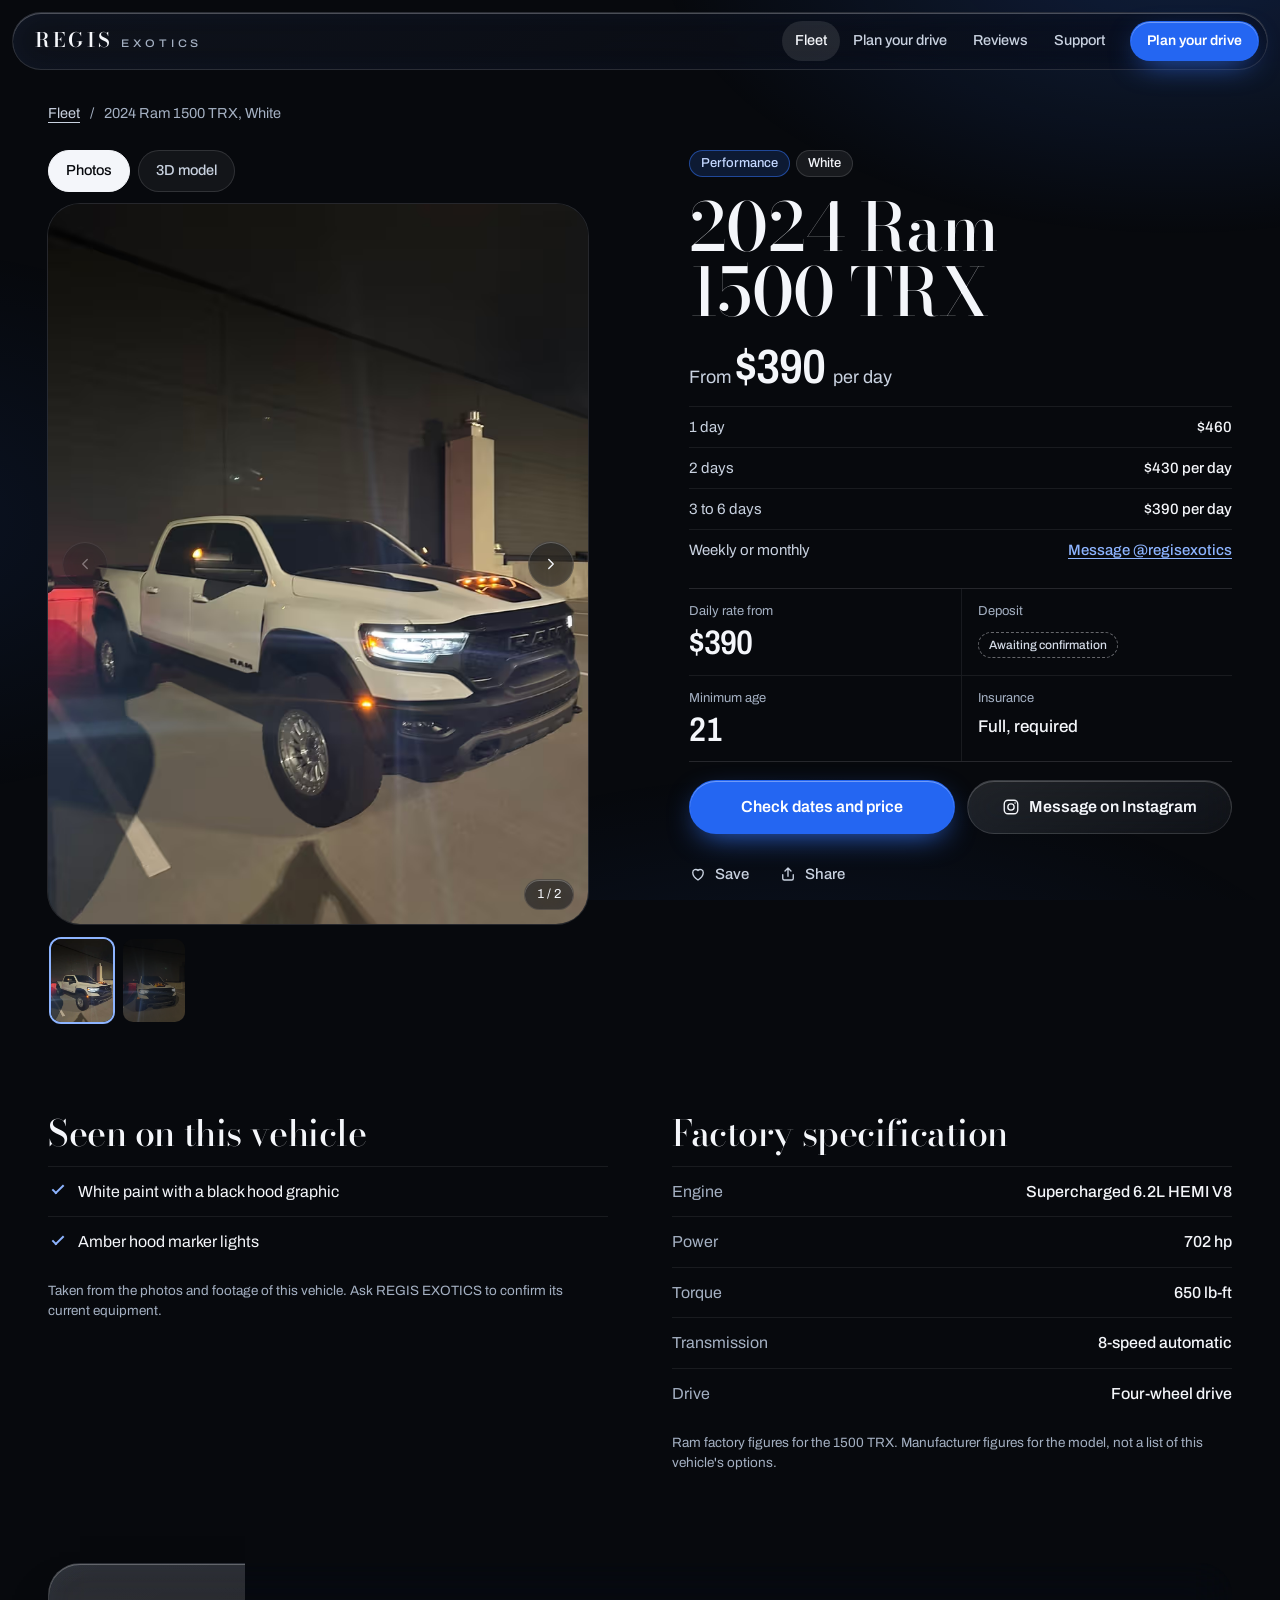
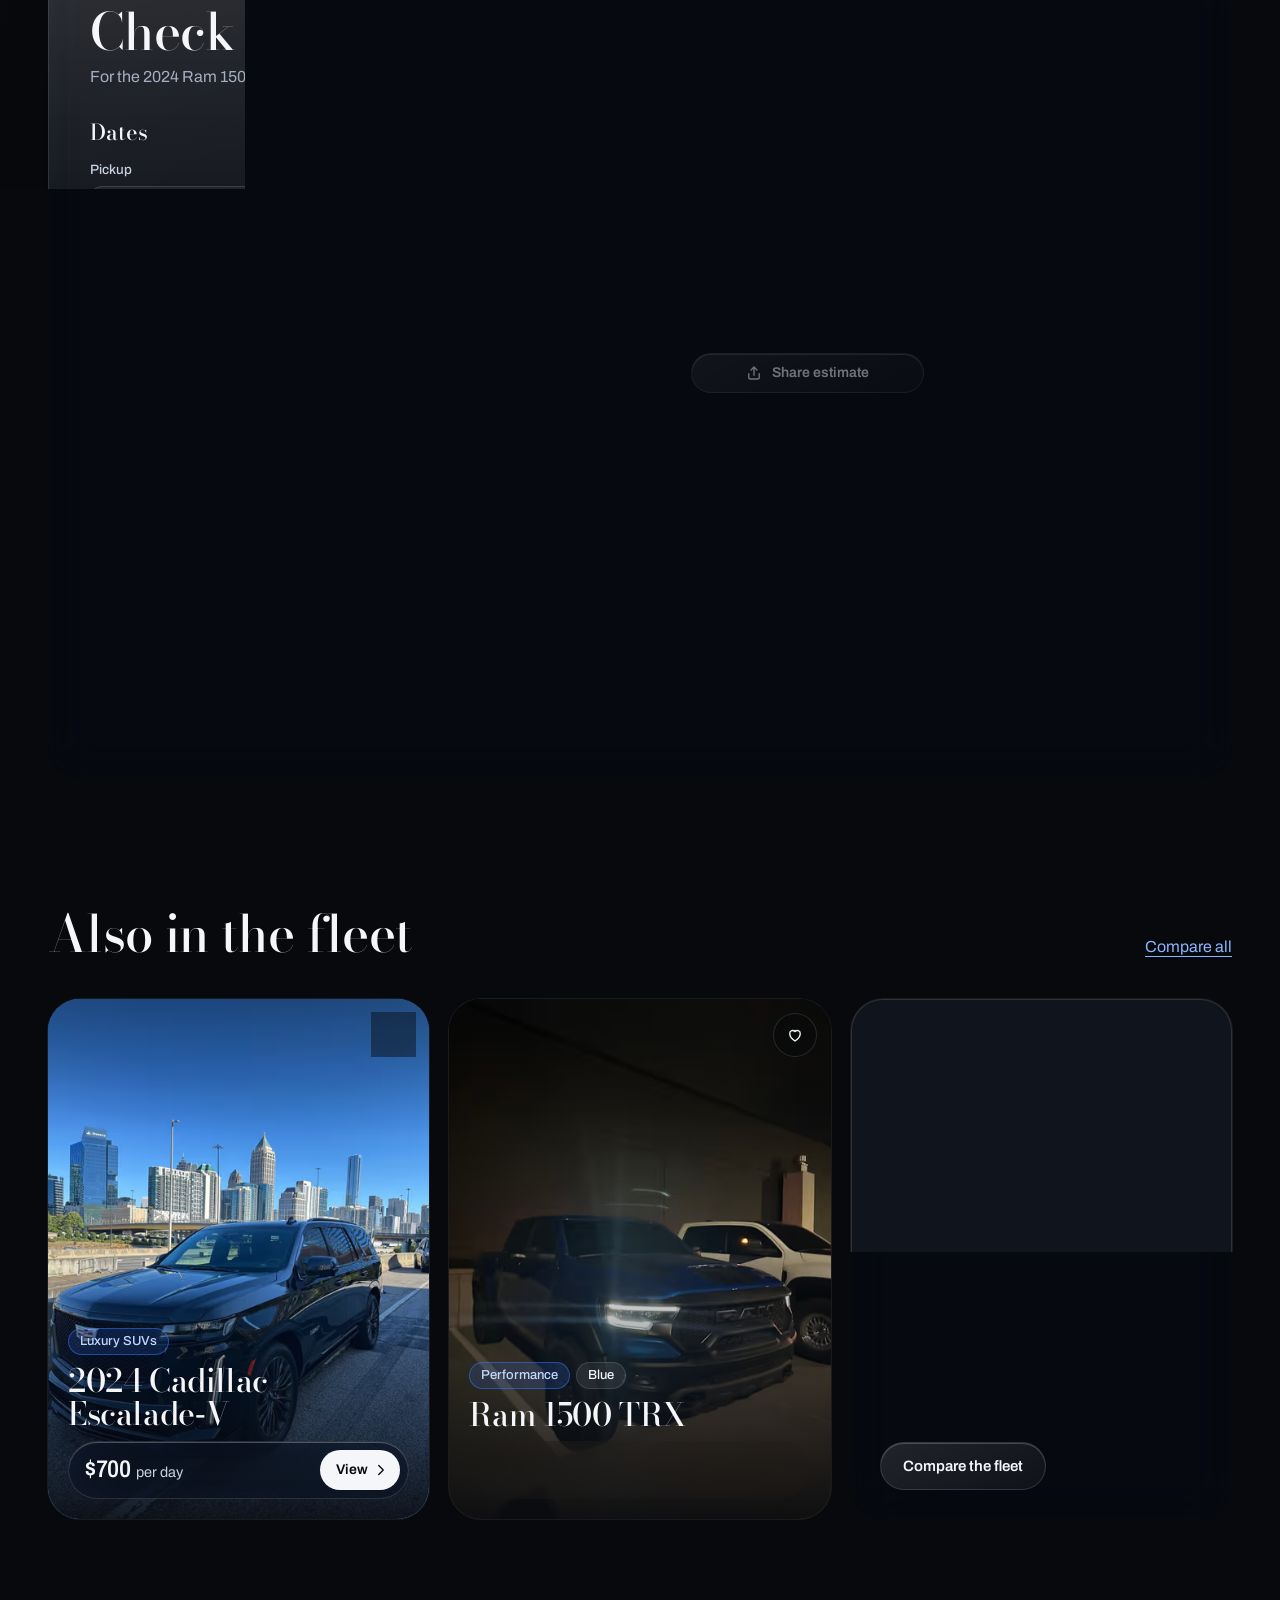
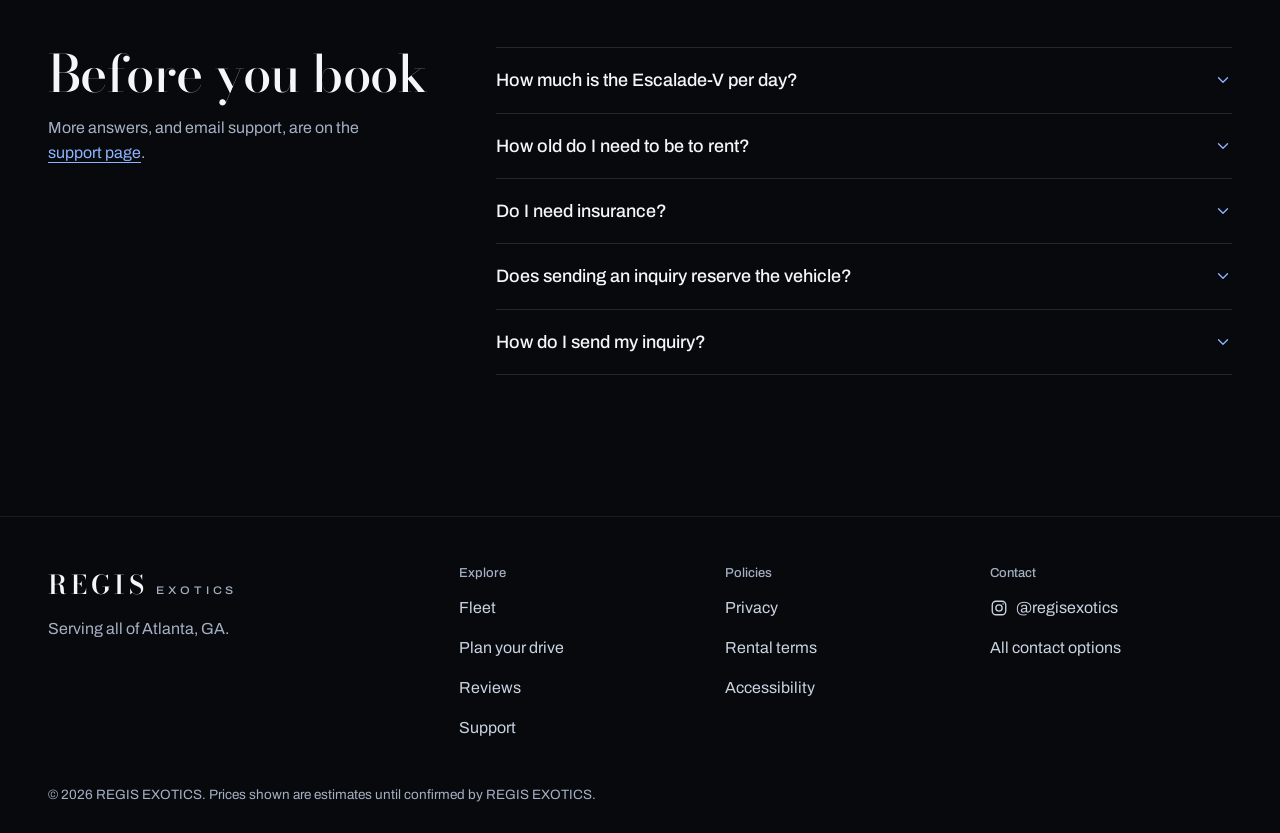
<file: fleet/ram-trx-white.html>
<!doctype html>
<html lang="en" class="no-js">
<head>
<meta name="robots" content="noindex, nofollow">
<meta charset="utf-8">
<meta name="viewport" content="width=device-width, initial-scale=1, viewport-fit=cover">
<title>2024 Ram 1500 TRX (White) Rental in Atlanta — from $390/day | REGIS EXOTICS</title>
<meta name="description" content="Rent the 2024 Ram 1500 TRX (White) in Atlanta, GA. From $390 per day. Drivers 21+ with full insurance. See real photos.">
<meta name="theme-color" content="#07090d">
<meta name="color-scheme" content="dark">
<meta property="og:type" content="website">
<meta property="og:site_name" content="REGIS EXOTICS">
<meta property="og:title" content="2024 Ram 1500 TRX (White) Rental in Atlanta — from $390/day | REGIS EXOTICS">
<meta property="og:description" content="Rent the 2024 Ram 1500 TRX (White) in Atlanta, GA. From $390 per day. Drivers 21+ with full insurance. See real photos.">
<meta property="og:image" content="../public/og/regis-exotics-og.jpg">
<meta property="og:image:width" content="1200">
<meta property="og:image:height" content="630">
<meta property="og:image:alt" content="Black 2024 Cadillac Escalade-V in front of the Atlanta skyline">
<meta name="twitter:card" content="summary_large_image">
<link rel="icon" href="../public/favicon.svg" type="image/svg+xml">
<link rel="preload" as="image" type="image/avif" imagesrcset="../public/img/ram-trx-white/exterior/01-front-three-quarter-480.avif 480w, ../public/img/ram-trx-white/exterior/01-front-three-quarter-768.avif 768w, ../public/img/ram-trx-white/exterior/01-front-three-quarter-1080.avif 1080w" imagesizes="(min-width: 960px) 44vw, 100vw" fetchpriority="high">
<link rel="stylesheet" href="../assets/site.css?v=95b3bc5d">
<script>document.documentElement.className='js';</script>
<script type="application/ld+json">{"@context":"https://schema.org","@type":"AutoRental","name":"REGIS EXOTICS","description":"Exotic and performance rentals in Atlanta, GA. 2024 Cadillac Escalade-V from $700 per day. Drivers 21+ with full insurance.","areaServed":{"@type":"City","name":"Atlanta, GA"},"address":{"@type":"PostalAddress","addressLocality":"Atlanta","addressRegion":"GA","addressCountry":"US"},"sameAs":["https://www.instagram.com/regisexotics/"]}</script>
</head>
<body data-page="vehicle" class="has-bookbar">
<a class="skip" href="#main">Skip to content</a>
<header class="nav" data-nav>
  <div class="nav__pill glass">
    <a class="wordmark " href="../index.html"><span class="wordmark__a">Regis</span> <span class="wordmark__b">Exotics</span><span class="sr"> home</span></a>
    <nav class="nav__links" aria-label="Main">
      <a href="../fleet.html" aria-current="page">Fleet</a>
      <a href="../plan.html">Plan your drive</a>
      <a href="../reviews.html">Reviews</a>
      <a href="../support.html">Support</a>
    </nav>
    <a class="nav__saved" href="../fleet.html#saved" data-saved-link hidden><svg class="i" viewBox="0 0 24 24" width="18" height="18" fill="none" stroke="currentColor" stroke-width="1.8" stroke-linecap="round" stroke-linejoin="round" aria-hidden="true"><path d="M12 20s-7-4.400-7-10a4 4 0 0 1 7-2.600A4 4 0 0 1 19 10c0 5.600-7 10-7 10Z"/></svg><span><span data-saved-count>0</span> saved</span></a>
    <a class="btn btn--primary btn--sm nav__cta" href="../plan.html" data-track="Request Booking" data-magnetic>Plan your drive</a>
    <button type="button" class="nav__toggle" aria-expanded="false" aria-controls="menu" data-menu-toggle><svg class="i" viewBox="0 0 24 24" width="18" height="18" fill="none" stroke="currentColor" stroke-width="1.8" stroke-linecap="round" stroke-linejoin="round" aria-hidden="true"><path d="M4 8h16M4 16h16"/></svg><span>Menu</span></button>
  </div>
  <div class="menu glass" id="menu" data-menu hidden>
    <nav aria-label="Menu">
      <a href="../fleet.html" aria-current="page">Fleet</a>
      <a href="../plan.html">Plan your drive</a>
      <a href="../reviews.html">Reviews</a>
      <a href="../support.html">Support</a>
      <a href="../contact.html">Contact</a>
    </nav>
    <a class="btn btn--glass btn--block" href="https://ig.me/m/regisexotics" target="_blank" rel="noopener" data-track="Instagram click"><svg class="i" viewBox="0 0 24 24" width="18" height="18" fill="none" stroke="currentColor" stroke-width="1.8" stroke-linecap="round" stroke-linejoin="round" aria-hidden="true"><rect x="3" y="3" width="18" height="18" rx="5"/><circle cx="12" cy="12" r="4.2"/><circle cx="17.4" cy="6.6" r="1" fill="currentColor" stroke="none"/></svg><span>Message @regisexotics</span></a>
  </div>
</header>
<main id="main">
<article class="vehicle">
  <div class="wrap">
    <nav class="crumbs" aria-label="Breadcrumb"><a href="../fleet.html">Fleet</a><span aria-hidden="true">/</span><span aria-current="page">2024 Ram 1500 TRX, White</span></nav>
    <div class="vehicle__grid">
      <section class="stage" aria-label="Showroom: 2024 Ram 1500 TRX (White)" data-stage data-gallery>
        <div class="stage__modes" role="group" aria-label="Showroom view">
          <button type="button" class="pill" aria-pressed="true" data-view="photos">Photos</button><button type="button" class="pill" aria-pressed="false" data-view="model">3D model</button>
        </div>
        <div class="stage__pane" data-pane="photos">
        <div class="gallery__group" data-gallery-group="exterior">
          <div class="gallery__view">
            <ul class="gallery__track" data-track-list tabindex="0" aria-label="Exterior photos, 2 in total. Swipe or use the arrow buttons.">
              <li class="gallery__slide" data-slide="0"><picture>
  <source type="image/avif" srcset="../public/img/ram-trx-white/exterior/01-front-three-quarter-480.avif 480w, ../public/img/ram-trx-white/exterior/01-front-three-quarter-768.avif 768w, ../public/img/ram-trx-white/exterior/01-front-three-quarter-1080.avif 1080w" sizes="(min-width: 960px) 44vw, 100vw">
  <source type="image/webp" srcset="../public/img/ram-trx-white/exterior/01-front-three-quarter-480.webp 480w, ../public/img/ram-trx-white/exterior/01-front-three-quarter-768.webp 768w, ../public/img/ram-trx-white/exterior/01-front-three-quarter-1080.webp 1080w" sizes="(min-width: 960px) 44vw, 100vw">
  <img class="" src="../public/img/ram-trx-white/exterior/01-front-three-quarter-1080.jpg" width="1170" height="1560" alt="White Ram 1500 TRX at night from the front corner, headlights and amber hood lights on" fetchpriority="high" decoding="async" style="background-color:rgb(24,24,24)">
</picture></li>
              <li class="gallery__slide" data-slide="1"><picture>
  <source type="image/avif" srcset="../public/img/ram-trx-white/exterior/02-front-480.avif 480w, ../public/img/ram-trx-white/exterior/02-front-768.avif 768w, ../public/img/ram-trx-white/exterior/02-front-1080.avif 1080w" sizes="(min-width: 960px) 44vw, 100vw">
  <source type="image/webp" srcset="../public/img/ram-trx-white/exterior/02-front-480.webp 480w, ../public/img/ram-trx-white/exterior/02-front-768.webp 768w, ../public/img/ram-trx-white/exterior/02-front-1080.webp 1080w" sizes="(min-width: 960px) 44vw, 100vw">
  <img class="" src="../public/img/ram-trx-white/exterior/02-front-1080.jpg" width="1170" height="1560" alt="White Ram 1500 TRX head-on at night with its headlights and amber hood lights on" loading="lazy" decoding="async" style="background-color:rgb(24,24,24)">
</picture></li>
            </ul>
            <button type="button" class="gallery__arrow gallery__arrow--prev glass" data-prev aria-label="Previous photo"><svg class="i" viewBox="0 0 24 24" width="18" height="18" fill="none" stroke="currentColor" stroke-width="1.8" stroke-linecap="round" stroke-linejoin="round" aria-hidden="true"><path d="m15 6-6 6 6 6"/></svg></button>
            <button type="button" class="gallery__arrow gallery__arrow--next glass" data-next aria-label="Next photo"><svg class="i" viewBox="0 0 24 24" width="18" height="18" fill="none" stroke="currentColor" stroke-width="1.8" stroke-linecap="round" stroke-linejoin="round" aria-hidden="true"><path d="m9 6 6 6-6 6"/></svg></button>
            <p class="gallery__count glass" aria-hidden="true"><span data-count>1</span> / 2</p>
          </div>
          <ul class="gallery__thumbs">
            <li><button type="button" data-thumb="0" aria-label="Show exterior photo 1 of 2" aria-current="true"><img src="../public/img/ram-trx-white/exterior/01-front-three-quarter-480.webp" alt="" width="1170" height="1560" loading="lazy" decoding="async"></button></li>
            <li><button type="button" data-thumb="1" aria-label="Show exterior photo 2 of 2"><img src="../public/img/ram-trx-white/exterior/02-front-480.webp" alt="" width="1170" height="1560" loading="lazy" decoding="async"></button></li>
          </ul>
        </div>
      </div>
        <div class="stage__pane" data-pane="model" hidden>
        <div class="m3d" data-model3d>
          <script type="application/json" data-m3d-config>{"uid":"c3b9b485f705429bad398f6e7ff84cf8","views":[{"id":"outside","label":"Outside","inside":false,"cam":{"eye":[-0.058,-0.072,0.03],"target":[0,0,0.011],"fov":45}},{"id":"driver","label":"Driver’s seat","inside":true,"cam":{"eye":[0.0052,-0.0026,0.0166],"target":[0.0050456,-0.00483884,0.0162912],"fov":70}},{"id":"rear","label":"Rear seat","inside":true,"cam":{"eye":[0,0.0056,0.0163],"target":[0.000143624,0.00335947,0.0159984],"fov":70}}],"features":[{"id":"hood","title":"Black hood graphic","text":"White paint with a black graphic over the hood.","source":"seen","tag":"Seen on this vehicle","inside":false,"photo":{"src":"../public/img/ram-trx-white/exterior/01-front-three-quarter-480.webp","alt":"White Ram 1500 TRX at night from the front corner, headlights and amber hood lights on"},"cam":{"eye":[-0.02,-0.06,0.045],"target":[0,-0.018,0.0145],"fov":45}},{"id":"engine","title":"Supercharged 6.2L HEMI V8","text":"Ram rates the 1500 TRX at 702 hp and 650 lb-ft, with an 8-speed automatic and four-wheel drive.","source":"factory","tag":"Ram factory figure","inside":false,"photo":null,"cam":{"eye":[-0.03,-0.068,0.04],"target":[0,-0.02,0.014],"fov":45}}],"recolor":[{"material":"RAM_1500TRX_2021Paint_Material","color":[0.85,0.85,0.83]}]}</script>
          <div class="m3d__stage">
            <div class="m3d__view">
              <div class="m3d__gate" data-m3d-gate>
                <p class="m3d__gate-h">3D model</p>
                <p class="m3d__gate-p">A 2021 Ram 1500 TRX to turn around and sit inside. It opens in a viewer from Sketchfab.</p>
                <button type="button" class="btn btn--primary" data-m3d-load>Load the 3D model</button>
              </div>
              <iframe class="m3d__frame" data-m3d-frame title="3D model: 2021 Ram 1500 TRX" hidden></iframe>
              <p class="m3d__status glass" data-m3d-status role="status" hidden></p>
            </div>
            <div class="m3d__card glass" data-m3d-card hidden>
              <figure class="m3d__photo" data-m3d-card-photo hidden><img alt="" width="96" height="128" decoding="async"><figcaption>Photo of this vehicle</figcaption></figure>
              <div class="m3d__copy">
                <p class="m3d__tag" data-m3d-card-tag></p>
                <p class="m3d__title" data-m3d-card-title></p>
                <p class="m3d__text" data-m3d-card-text></p>
              </div>
              <button type="button" class="m3d__close" data-m3d-card-close aria-label="Close feature"><svg class="i" viewBox="0 0 24 24" width="18" height="18" fill="none" stroke="currentColor" stroke-width="1.8" stroke-linecap="round" stroke-linejoin="round" aria-hidden="true"><path d="m6 6 12 12M18 6 6 18"/></svg></button>
            </div>
          </div>
          <p class="sr" data-m3d-live aria-live="polite"></p>
          <div class="m3d__views" data-m3d-views role="group" aria-label="Where to look from">
            <button type="button" class="pill pill--sm" data-m3d-go="outside" aria-pressed="false">Outside</button><button type="button" class="pill pill--sm" data-m3d-go="driver" aria-pressed="false">Driver’s seat</button><button type="button" class="pill pill--sm" data-m3d-go="rear" aria-pressed="false">Rear seat</button>
          </div>
          <ol class="m3d__features" aria-label="Features to look at on the model">
            <li><button type="button" class="m3d__feat" data-m3d-feature="hood" aria-pressed="false"><span class="m3d__n" aria-hidden="true">1</span><span class="m3d__ft"><strong>Black hood graphic</strong><span>Outside · Seen on this vehicle</span></span></button></li>
            <li><button type="button" class="m3d__feat" data-m3d-feature="engine" aria-pressed="false"><span class="m3d__n" aria-hidden="true">2</span><span class="m3d__ft"><strong>Supercharged 6.2L HEMI V8</strong><span>Outside · Ram factory figure</span></span></button></li>
          </ol>
          <p class="muted fine">3D model: <a href="https://sketchfab.com/3d-models/c3b9b485f705429bad398f6e7ff84cf8" target="_blank" rel="noopener">“2021 Dodge Ram 1500 TRX”</a> by <a href="https://sketchfab.com/THE-OFFICIAL-SRUSH651" target="_blank" rel="noopener">SRUSH651</a> on Sketchfab, <a href="https://creativecommons.org/licenses/by/4.0/" target="_blank" rel="noopener">CC Attribution</a>. It is not a scan of this vehicle. It is a 2021 truck recoloured white here, so wheels and details differ from this one. The photos show the actual vehicle.</p>
        </div>
      </div>
        
      </section>
      <div class="vehicle__info">
        <p class="plate__meta"><span class="chip">Performance</span><span class="chip chip--plain">White</span></p>
        <h1 class="display">2024 Ram <span class="nw">1500 TRX</span></h1>
        <p class="vehicle__price">From <strong>$390</strong> per day</p>
        <dl class="tiers" aria-label="Daily rate by length of rental">
          <div><dt>1 day</dt><dd>$460</dd></div>
          <div><dt>2 days</dt><dd>$430 per day</dd></div>
          <div><dt>3 to 6 days</dt><dd>$390 per day</dd></div>
          <div><dt>Weekly or monthly</dt><dd><a href="https://ig.me/m/regisexotics" target="_blank" rel="noopener" data-track="Instagram click">Message @regisexotics</a></dd></div>
        </dl>
        <dl class="terms vehicle__terms">
  <div><dt>Daily rate from</dt><dd>$390</dd></div>
  <div><dt>Deposit</dt><dd><span class="badge">Awaiting confirmation</span></dd></div>
  <div><dt>Minimum age</dt><dd>21</dd></div>
  <div><dt>Insurance</dt><dd class="terms__text">Full, required</dd></div>
</dl>
        <div class="actions">
          <a class="btn btn--primary btn--lg" href="#estimate" data-magnetic>Check dates and price</a>
          <a class="btn btn--glass btn--lg" href="https://ig.me/m/regisexotics" target="_blank" rel="noopener" data-track="Instagram click"><svg class="i" viewBox="0 0 24 24" width="18" height="18" fill="none" stroke="currentColor" stroke-width="1.8" stroke-linecap="round" stroke-linejoin="round" aria-hidden="true"><rect x="3" y="3" width="18" height="18" rx="5"/><circle cx="12" cy="12" r="4.2"/><circle cx="17.4" cy="6.6" r="1" fill="currentColor" stroke="none"/></svg><span>Message on Instagram</span></a>
        </div>
        <div class="vehicle__tools">
          <button type="button" class="tool" data-save="ram-trx-white" aria-pressed="false"><svg class="i" viewBox="0 0 24 24" width="18" height="18" fill="none" stroke="currentColor" stroke-width="1.8" stroke-linecap="round" stroke-linejoin="round" aria-hidden="true"><path d="M12 20s-7-4.400-7-10a4 4 0 0 1 7-2.600A4 4 0 0 1 19 10c0 5.600-7 10-7 10Z"/></svg><span data-save-label>Save</span></button>
          <button type="button" class="tool" data-share-page data-title="2024 Ram 1500 TRX (White)"><svg class="i" viewBox="0 0 24 24" width="18" height="18" fill="none" stroke="currentColor" stroke-width="1.8" stroke-linecap="round" stroke-linejoin="round" aria-hidden="true"><path d="M12 15V4m0 0L8 8m4-4 4 4"/><path d="M5 13v5a2 2 0 0 0 2 2h10a2 2 0 0 0 2-2v-5"/></svg><span>Share</span></button>
          <span class="tool__msg" data-share-page-msg role="status" aria-live="polite"></span>
        </div>
      </div>
    </div>
  </div>
  <div class="wrap facts">
    <section class="facts__col" aria-labelledby="seen-h">
      <h2 id="seen-h">Seen on this vehicle</h2>
      <ul class="seen"><li>White paint with a black hood graphic</li><li>Amber hood marker lights</li></ul>
      <p class="muted fine">Taken from the photos and footage of this vehicle. Ask REGIS EXOTICS to confirm its current equipment.</p>
    </section>
    <section class="facts__col" aria-labelledby="specs-h">
      <h2 id="specs-h">Factory specification</h2>
      <dl class="specs"><div><dt>Engine</dt><dd>Supercharged 6.2L HEMI V8</dd></div><div><dt>Power</dt><dd>702 hp</dd></div><div><dt>Torque</dt><dd>650 lb-ft</dd></div><div><dt>Transmission</dt><dd>8-speed automatic</dd></div><div><dt>Drive</dt><dd>Four-wheel drive</dd></div></dl>
      <p class="muted fine">Ram factory figures for the 1500 TRX. Manufacturer figures for the model, not a list of this vehicle's options.</p>
    </section>
  </div>
  <div class="wrap">
    <section class="planner glass" id="estimate" data-booking data-mode="estimate" aria-labelledby="est-h">
  <div class="planner__head">
    <h2 id="est-h">Check dates and price</h2>
    <p class="muted">For the 2024 Ram 1500 TRX (White).</p>
  </div>
  <div class="planner__cols">
    <div class="planner__col"><input type="hidden" name="vehicle" value="ram-trx-white" data-vehicle><div class="pblock">
      <h3 class="pblock__h">Dates</h3>
      <div class="pdates">
        <label class="field"><span class="field__label">Pickup</span><input type="date" id="pickup-estimate" name="pickup" data-pickup required></label>
        <label class="field"><span class="field__label">Return</span><input type="date" id="return-estimate" name="return" data-return required></label>
      </div>
      <div class="cal" data-cal></div>
      <p class="cal__msg" data-cal-msg role="status" aria-live="polite"></p>
      <p class="cal__note muted" data-cal-note>Availability isn't shown online. REGIS EXOTICS confirms your dates after you send an inquiry.</p>
    </div></div>
    <div class="planner__col">
      <div class="estimate" data-estimate>
      <h3 class="pblock__h">Estimate</h3>
      <p class="estimate__vehicle" data-est-vehicle>2024 Ram 1500 TRX (White)</p>
      <div data-estimate-body aria-live="polite">
        <p class="muted" data-estimate-empty>Choose a pickup and return date to see the price.</p>
        <dl class="estimate__lines" data-estimate-lines hidden>
          <div class="estimate__big"><dt data-est-label></dt><dd data-est-total></dd></div>
          <div><dt>Deposit, separate from the rental</dt><dd data-est-deposit></dd></div>
          <div><dt>Rental plus deposit</dt><dd data-est-sum></dd></div>
        </dl>
        <p class="estimate__quote" data-estimate-norate hidden></p>
      </div>
      <p class="estimate__flag">Estimate — not a confirmed quote</p>
      <p class="muted estimate__rule">Counts calendar days from pickup to return, one-day minimum, before any taxes or fees. REGIS EXOTICS confirms the final price and availability.</p>
      <div class="estimate__tools">
        <button type="button" class="btn btn--glass btn--sm" data-share disabled><svg class="i" viewBox="0 0 24 24" width="18" height="18" fill="none" stroke="currentColor" stroke-width="1.8" stroke-linecap="round" stroke-linejoin="round" aria-hidden="true"><path d="M12 15V4m0 0L8 8m4-4 4 4"/><path d="M5 13v5a2 2 0 0 0 2 2h10a2 2 0 0 0 2-2v-5"/></svg><span>Share estimate</span></button>
        <button type="button" class="btn btn--glass btn--sm" data-download disabled>Download estimate</button>
      </div>
      <p class="estimate__toast" data-share-msg role="status" aria-live="polite"></p>
    </div>
      <div class="pblock">
      <h3 class="pblock__h">Requirements</h3>
      <div class="yn" role="radiogroup" aria-labelledby="q-age-estimate">
        <span class="yn__q" id="q-age-estimate">Are you 21 or older?</span>
        <label><input type="radio" name="age-estimate" value="yes" data-elig="age"><span>Yes</span></label>
        <label><input type="radio" name="age-estimate" value="no" data-elig="age"><span>No</span></label>
      </div>
      <div class="yn" role="radiogroup" aria-labelledby="q-ins-estimate">
        <span class="yn__q" id="q-ins-estimate">Do you have full insurance?</span>
        <label><input type="radio" name="insurance-estimate" value="yes" data-elig="insurance"><span>Yes</span></label>
        <label><input type="radio" name="insurance-estimate" value="no" data-elig="insurance"><span>No</span></label>
      </div>
      <div class="elig" data-elig-msg role="status" aria-live="polite"></div>
    </div>
      <a class="btn btn--primary btn--block btn--lg" href="../plan.html" data-continue data-track="Request Booking" data-magnetic>Continue to your inquiry</a>
    </div>
  </div>
</section>
  </div>
</article>
<section class="section" aria-labelledby="others-h">
  <div class="wrap">
    <div class="section__head"><h2 id="others-h">Also in the fleet</h2><a class="link" href="../fleet.html">Compare all</a></div>
    <div class="lineup">
      <article class="plate" data-vehicle-card data-category="Luxury SUVs" data-slug="cadillac-escalade-v">
  <a class="plate__media" href="../fleet/cadillac-escalade-v.html" tabindex="-1" aria-hidden="true" data-track="View Details">
    <picture>
  <source type="image/avif" srcset="../public/img/cadillac-escalade-v/exterior/01-front-three-quarter-480.avif 480w, ../public/img/cadillac-escalade-v/exterior/01-front-three-quarter-768.avif 768w, ../public/img/cadillac-escalade-v/exterior/01-front-three-quarter-1080.avif 1080w, ../public/img/cadillac-escalade-v/exterior/01-front-three-quarter-1290.avif 1290w" sizes="(min-width: 1000px) 30vw, (min-width: 640px) 46vw, 88vw">
  <source type="image/webp" srcset="../public/img/cadillac-escalade-v/exterior/01-front-three-quarter-480.webp 480w, ../public/img/cadillac-escalade-v/exterior/01-front-three-quarter-768.webp 768w, ../public/img/cadillac-escalade-v/exterior/01-front-three-quarter-1080.webp 1080w, ../public/img/cadillac-escalade-v/exterior/01-front-three-quarter-1290.webp 1290w" sizes="(min-width: 1000px) 30vw, (min-width: 640px) 46vw, 88vw">
  <img class="" src="../public/img/cadillac-escalade-v/exterior/01-front-three-quarter-1080.jpg" width="1290" height="1720" alt="" loading="lazy" decoding="async" style="background-color:rgb(40,104,184)">
</picture>
  </a>
  <button type="button" class="plate__save" data-save="cadillac-escalade-v" aria-pressed="false" aria-label="Save the 2024 Cadillac Escalade-V"><svg class="i" viewBox="0 0 24 24" width="18" height="18" fill="none" stroke="currentColor" stroke-width="1.8" stroke-linecap="round" stroke-linejoin="round" aria-hidden="true"><path d="M12 20s-7-4.400-7-10a4 4 0 0 1 7-2.600A4 4 0 0 1 19 10c0 5.600-7 10-7 10Z"/></svg></button>
  <div class="plate__body">
    <p class="plate__meta"><span class="chip">Luxury SUVs</span></p>
    <h3 class="plate__name"><a href="../fleet/cadillac-escalade-v.html" data-track="View Details">2024 Cadillac <span class="nw">Escalade<span class="hy">-</span>V</span></a></h3>
    <div class="plate__foot glass">
      <p class="plate__rate"><strong>$700</strong> per day</p>
      <a class="plate__go" href="../fleet/cadillac-escalade-v.html" data-track="View Details">View<span class="sr"> the 2024 Cadillac Escalade-V</span><svg class="i" viewBox="0 0 24 24" width="18" height="18" fill="none" stroke="currentColor" stroke-width="1.8" stroke-linecap="round" stroke-linejoin="round" aria-hidden="true"><path d="m9 6 6 6-6 6"/></svg></a>
    </div>
  </div>
</article>
      <article class="plate" data-vehicle-card data-category="Performance" data-slug="ram-trx-blue">
  <a class="plate__media" href="../fleet/ram-trx-blue.html" tabindex="-1" aria-hidden="true" data-track="View Details">
    <picture>
  <source type="image/avif" srcset="../public/img/ram-trx-blue/exterior/01-front-three-quarter-480.avif 480w, ../public/img/ram-trx-blue/exterior/01-front-three-quarter-768.avif 768w, ../public/img/ram-trx-blue/exterior/01-front-three-quarter-1080.avif 1080w" sizes="(min-width: 1000px) 30vw, (min-width: 640px) 46vw, 88vw">
  <source type="image/webp" srcset="../public/img/ram-trx-blue/exterior/01-front-three-quarter-480.webp 480w, ../public/img/ram-trx-blue/exterior/01-front-three-quarter-768.webp 768w, ../public/img/ram-trx-blue/exterior/01-front-three-quarter-1080.webp 1080w" sizes="(min-width: 1000px) 30vw, (min-width: 640px) 46vw, 88vw">
  <img class="" src="../public/img/ram-trx-blue/exterior/01-front-three-quarter-1080.jpg" width="1170" height="1560" alt="" loading="lazy" decoding="async" style="background-color:rgb(8,8,8)">
</picture>
  </a>
  <button type="button" class="plate__save" data-save="ram-trx-blue" aria-pressed="false" aria-label="Save the Ram 1500 TRX (Blue)"><svg class="i" viewBox="0 0 24 24" width="18" height="18" fill="none" stroke="currentColor" stroke-width="1.8" stroke-linecap="round" stroke-linejoin="round" aria-hidden="true"><path d="M12 20s-7-4.400-7-10a4 4 0 0 1 7-2.600A4 4 0 0 1 19 10c0 5.600-7 10-7 10Z"/></svg></button>
  <div class="plate__body">
    <p class="plate__meta"><span class="chip">Performance</span><span class="chip chip--plain">Blue</span></p>
    <h3 class="plate__name"><a href="../fleet/ram-trx-blue.html" data-track="View Details">Ram <span class="nw">1500 TRX</span></a></h3>
    <div class="plate__foot glass">
      <p class="plate__rate"><span class="badge">Rate awaiting confirmation</span></p>
      <a class="plate__go" href="../fleet/ram-trx-blue.html" data-track="View Details">View<span class="sr"> the Ram 1500 TRX (Blue)</span><svg class="i" viewBox="0 0 24 24" width="18" height="18" fill="none" stroke="currentColor" stroke-width="1.8" stroke-linecap="round" stroke-linejoin="round" aria-hidden="true"><path d="m9 6 6 6-6 6"/></svg></a>
    </div>
  </div>
</article>
      <div class="plate plate--cta glass">
        <h3 class="plate__name">Side by side</h3>
        <p class="muted">Rates, deposits and factory figures for every vehicle in one table.</p>
        <a class="btn btn--glass" href="../fleet.html">Compare the fleet</a>
      </div>
    </div>
  </div>
</section>
<section class="section" id="faq" aria-labelledby="faq-h">
  <div class="wrap faqwrap">
    <div class="faqwrap__head">
      <h2 id="faq-h">Before you book</h2>
      <p class="muted">More answers, and email support, are on the <a class="link" href="../support.html">support page</a>.</p>
    </div>
    <div class="faq">
      <details class="faq__item">
        <summary><span>How much is the Escalade-V per day?</span><svg class="i" viewBox="0 0 24 24" width="18" height="18" fill="none" stroke="currentColor" stroke-width="1.8" stroke-linecap="round" stroke-linejoin="round" aria-hidden="true"><path d="m6 9 6 6 6-6"/></svg></summary>
        <div class="faq__a"><p>$700 per day, plus a separate $800 deposit. The estimator counts calendar days from pickup to return, with a one-day minimum.</p></div>
      </details>
      <details class="faq__item">
        <summary><span>How old do I need to be to rent?</span><svg class="i" viewBox="0 0 24 24" width="18" height="18" fill="none" stroke="currentColor" stroke-width="1.8" stroke-linecap="round" stroke-linejoin="round" aria-hidden="true"><path d="m6 9 6 6 6-6"/></svg></summary>
        <div class="faq__a"><p>You need to be 21 or older.</p></div>
      </details>
      <details class="faq__item">
        <summary><span>Do I need insurance?</span><svg class="i" viewBox="0 0 24 24" width="18" height="18" fill="none" stroke="currentColor" stroke-width="1.8" stroke-linecap="round" stroke-linejoin="round" aria-hidden="true"><path d="m6 9 6 6 6-6"/></svg></summary>
        <div class="faq__a"><p>Yes. Full insurance is required to rent.</p></div>
      </details>
      <details class="faq__item">
        <summary><span>Does sending an inquiry reserve the vehicle?</span><svg class="i" viewBox="0 0 24 24" width="18" height="18" fill="none" stroke="currentColor" stroke-width="1.8" stroke-linecap="round" stroke-linejoin="round" aria-hidden="true"><path d="m6 9 6 6 6-6"/></svg></summary>
        <div class="faq__a"><p>No. An inquiry is a request. Nothing is reserved until REGIS EXOTICS confirms availability and the final price with you.</p></div>
      </details>
      <details class="faq__item">
        <summary><span>How do I send my inquiry?</span><svg class="i" viewBox="0 0 24 24" width="18" height="18" fill="none" stroke="currentColor" stroke-width="1.8" stroke-linecap="round" stroke-linejoin="round" aria-hidden="true"><path d="m6 9 6 6 6-6"/></svg></summary>
        <div class="faq__a"><p>Plan your dates on this site, copy the prepared inquiry, then open @regisexotics on Instagram and paste it into a message. You send the message yourself.</p></div>
      </details>
    </div>
  </div>
</section>
</main>
<footer class="footer">
  <div class="wrap footer__grid">
    <div class="footer__brand">
      <a class="wordmark wordmark--lg" href="../index.html"><span class="wordmark__a">Regis</span> <span class="wordmark__b">Exotics</span><span class="sr"> home</span></a>
      <p class="muted">Serving all of Atlanta, GA.</p>
    </div>
    <nav class="footer__col" aria-label="Explore">
      <h2 class="footer__h">Explore</h2>
      <a href="../fleet.html">Fleet</a>
      <a href="../plan.html">Plan your drive</a>
      <a href="../reviews.html">Reviews</a>
      <a href="../support.html">Support</a>
    </nav>
    <nav class="footer__col" aria-label="Policies">
      <h2 class="footer__h">Policies</h2>
      <a href="../privacy.html">Privacy</a>
      <a href="../terms.html">Rental terms</a>
      <a href="../accessibility.html">Accessibility</a>
    </nav>
    <div class="footer__col">
      <h2 class="footer__h">Contact</h2>
      <a href="https://www.instagram.com/regisexotics/" target="_blank" rel="noopener" data-track="Instagram click"><svg class="i" viewBox="0 0 24 24" width="18" height="18" fill="none" stroke="currentColor" stroke-width="1.8" stroke-linecap="round" stroke-linejoin="round" aria-hidden="true"><rect x="3" y="3" width="18" height="18" rx="5"/><circle cx="12" cy="12" r="4.2"/><circle cx="17.4" cy="6.6" r="1" fill="currentColor" stroke="none"/></svg><span>@regisexotics</span></a>
      
      <a href="../contact.html">All contact options</a>
    </div>
  </div>
  <div class="wrap footer__base">
    <p class="muted">© 2026 REGIS EXOTICS. Prices shown are estimates until confirmed by REGIS EXOTICS.</p>
  </div>
</footer>
<aside class="bookbar" data-bookbar aria-label="Quick booking">
  <div class="bookbar__inner glass">
    <p class="bookbar__text"><strong><span class="nw">1500 TRX, White</span></strong><span>From $390 per day</span></p>
    <a class="btn btn--primary btn--sm" href="../plan.html?vehicle=ram-trx-white" data-track="Request Booking">Plan your drive</a>
  </div>
</aside>
<script type="application/json" id="site-data">{"business":{"name":"REGIS EXOTICS","instagram":"regisexotics"},"requirements":{"minAge":21,"insurance":"Full insurance required"},"vehicles":[{"slug":"cadillac-escalade-v","name":"2024 Cadillac Escalade-V","short":"Escalade-V","category":"Luxury SUVs","dailyRate":700,"rateTiers":null,"longFrom":null,"rateLabel":"$700","deposit":800,"specs":[{"label":"Engine","value":"Supercharged 6.2L V8"},{"label":"Power","value":"682 hp"},{"label":"Torque","value":"653 lb-ft"},{"label":"Transmission","value":"10-speed automatic"},{"label":"Drive","value":"All-wheel drive"}],"url":"../fleet/cadillac-escalade-v.html"},{"slug":"ram-trx-blue","name":"Ram 1500 TRX (Blue)","short":"1500 TRX, Blue","category":"Performance","dailyRate":null,"rateTiers":null,"longFrom":null,"rateLabel":null,"deposit":null,"specs":[{"label":"Engine","value":"Supercharged 6.2L HEMI V8"},{"label":"Power","value":"702 hp"},{"label":"Torque","value":"650 lb-ft"},{"label":"Transmission","value":"8-speed automatic"},{"label":"Drive","value":"Four-wheel drive"}],"url":"../fleet/ram-trx-blue.html"},{"slug":"ram-trx-white","name":"2024 Ram 1500 TRX (White)","short":"1500 TRX, White","category":"Performance","dailyRate":390,"rateTiers":[{"minDays":1,"rate":460},{"minDays":2,"rate":430},{"minDays":3,"rate":390}],"longFrom":7,"rateLabel":"From $390","deposit":null,"specs":[{"label":"Engine","value":"Supercharged 6.2L HEMI V8"},{"label":"Power","value":"702 hp"},{"label":"Torque","value":"650 lb-ft"},{"label":"Transmission","value":"8-speed automatic"},{"label":"Drive","value":"Four-wheel drive"}],"url":"../fleet/ram-trx-white.html"}],"urls":{"plan":"../plan.html","fleet":"../fleet.html","home":"../index.html","support":"../support.html"},"form":{"endpoint":""},"availability":{"endpoint":""},"reviews":{"endpoint":""},"support":{"endpoint":""},"analytics":{"provider":"none","plausibleDomain":"","plausibleScript":"https://plausible.io/js/script.js","ga4Id":""},"intro":null,"preview":true}</script>
<script src="../assets/app.js?v=95b3bc5d" defer></script>
<script src="../assets/booking.js?v=95b3bc5d" defer></script>
<script src="../assets/model.js?v=95b3bc5d" defer></script>
</body>
</html>
</file>
<file: assets/site.css>
/* REGIS EXOTICS
   Layout idea: a vertical lookbook. Every photo and clip of the fleet was shot on a phone,
   so the page is built from tall portrait plates with a high-contrast serif set large around them.
   Glass is kept for the things you operate: nav, captions, planner, sticky bar. */

@font-face {
  font-family: "Bodoni Moda";
  src: url("[data-uri]") format("woff2");
  font-weight: 400 900;
  font-style: normal;
  font-display: swap;
}
@font-face {
  font-family: "Archivo";
  src: url("[data-uri]") format("woff2");
  font-weight: 100 900;
  font-stretch: 62% 125%;
  font-style: normal;
  font-display: swap;
}

:root {
  color-scheme: dark;

  --ink: #07090d;          /* page */
  --panel: #10141c;        /* raised surfaces */
  --paper: #f4f6fa;        /* text */
  --mist: #a4b0c2;         /* secondary text */
  --soft: #c9d2e0;         /* body text on dark */
  --electric: #3578ff;     /* accent: strokes, focus */
  --electric-deep: #2466f2;/* accent fills (white text passes AA on it) */
  --electric-soft: #8db4ff;/* accent text on dark */
  --glow: 53 120 255;
  --warn: #ffd9b0;

  --line: rgba(244, 246, 250, 0.13);
  --line-soft: rgba(244, 246, 250, 0.075);

  --serif: "Bodoni Moda", "Didot", "Bodoni 72", "Times New Roman", serif;
  --sans: "Archivo", system-ui, -apple-system, "Segoe UI", Roboto, sans-serif;

  --r-xl: 32px;
  --r-lg: 24px;
  --r-md: 16px;
  --r-sm: 10px;

  --gutter: clamp(16px, 4vw, 48px);
  --max: 1280px;
  --nav-h: 58px;
  --ease: cubic-bezier(0.2, 0.7, 0.2, 1);
}

/* ───────────── base ───────────── */
*, *::before, *::after { box-sizing: border-box; }
html { -webkit-text-size-adjust: 100%; scroll-behavior: smooth; scroll-padding-top: calc(var(--nav-h) + 40px); }
body {
  margin: 0;
  background: var(--ink);
  color: var(--paper);
  font: 400 1rem/1.6 var(--sans);
  -webkit-font-smoothing: antialiased;
  text-rendering: optimizeLegibility;
  overflow-x: clip;
}
/* Ambient light so the glass has something to refract. Fixed, so it never adds scroll. */
body::before {
  content: "";
  position: fixed; inset: 0; z-index: -1; pointer-events: none;
  background:
    radial-gradient(58vw 46vh at 92% -6%, rgb(var(--glow) / 0.20), transparent 70%),
    radial-gradient(46vw 44vh at -8% 58%, rgb(var(--glow) / 0.09), transparent 70%),
    radial-gradient(64vw 46vh at 62% 118%, rgb(var(--glow) / 0.11), transparent 70%);
}
img, video, svg, canvas { display: block; max-width: 100%; }
img, video { height: auto; }
h1, h2, h3, p, dl, dd, ol, ul, figure, blockquote, fieldset, legend, table { margin: 0; padding: 0; }
ol, ul { list-style: none; }
fieldset { border: 0; min-width: 0; }
a { color: inherit; }
button, input, select, textarea { font: inherit; color: inherit; }
[hidden] { display: none !important; }

h1, h2 { font-family: var(--serif); font-weight: 500; letter-spacing: -0.012em; text-wrap: balance; font-optical-sizing: auto; }
h1 { font-size: clamp(2.5rem, 6vw, 4.75rem); line-height: 1; }
h2 { font-size: clamp(1.875rem, 4vw, 3.25rem); line-height: 1.04; }
h3 { font: 600 1.125rem/1.25 var(--sans); letter-spacing: -0.005em; }
p { text-wrap: pretty; }
.display { font-family: var(--serif); font-weight: 500; }

.nw { white-space: nowrap; }
/* Money is set in the condensed sans: the serif's comma is too easy to misread in a price. */
.plate__rate strong, .vehicle__price strong, .terms dd, .estimate__lines .estimate__big dd, .reviews__summary strong { font-family: var(--sans); font-stretch: 82%; font-weight: 600; letter-spacing: -0.02em; font-variant-numeric: tabular-nums; }
.hy { font-family: var(--sans); font-weight: 300; }
.muted { color: var(--mist); }
.fine { font-size: 0.8438rem; line-height: 1.5; }
.lede { font-size: clamp(1.0625rem, 1.45vw, 1.25rem); line-height: 1.5; color: var(--soft); max-width: 34em; }
.sr { position: absolute; width: 1px; height: 1px; overflow: hidden; clip-path: inset(50%); white-space: nowrap; }
.link { color: var(--electric-soft); text-underline-offset: 4px; text-decoration-thickness: 1px; }
.link:hover { color: var(--paper); }

:focus-visible { outline: 2px solid var(--electric-soft); outline-offset: 3px; border-radius: 6px; }
.skip {
  position: fixed; top: 10px; left: 10px; z-index: 100;
  padding: 10px 16px; border-radius: 999px;
  background: var(--paper); color: var(--ink); font-weight: 600; text-decoration: none;
  transform: translateY(-220%);
}
.skip:focus { transform: none; }

.wrap { width: min(var(--max), 100% - 2 * var(--gutter)); margin-inline: auto; }
.wrap--narrow { width: min(780px, 100% - 2 * var(--gutter)); }
.section { position: relative; padding-top: clamp(64px, 10vw, 136px); }
.section--tight { padding-top: clamp(24px, 4vw, 48px); }
.section__head { display: flex; align-items: baseline; justify-content: space-between; gap: 12px 24px; flex-wrap: wrap; margin-bottom: clamp(22px, 3vw, 40px); }
.actions { display: flex; flex-wrap: wrap; gap: 12px; }

/* ───────────── glass ───────────── */
.glass {
  position: relative;
  border-radius: var(--r-lg);
  border: 1px solid var(--line);
  background:
    linear-gradient(180deg, rgba(255, 255, 255, 0.10), rgba(255, 255, 255, 0) 36%),
    linear-gradient(150deg, rgba(255, 255, 255, 0.065), rgba(255, 255, 255, 0.022) 46%, rgb(var(--glow) / 0.085));
  box-shadow:
    inset 0 1px 0 rgba(255, 255, 255, 0.26),
    inset 0 0 26px rgb(var(--glow) / 0.05),
    0 30px 60px -32px rgba(0, 0, 0, 0.85);
  -webkit-backdrop-filter: blur(22px) saturate(165%);
  backdrop-filter: blur(22px) saturate(165%);
}
/* A soft reflection that follows the cursor (set by app.js, desktop pointers only). */
.glass::after {
  content: ""; position: absolute; inset: 0; border-radius: inherit; pointer-events: none;
  background: radial-gradient(320px circle at var(--mx, 50%) var(--my, 0%), rgba(176, 208, 255, 0.16), transparent 65%);
  opacity: 0; transition: opacity 0.4s var(--ease);
}
.glass.is-lit::after { opacity: 1; }

/* ───────────── buttons and small parts ───────────── */
.btn {
  --tx: 0px; --ty: 0px;
  display: inline-flex; align-items: center; justify-content: center; gap: 9px;
  min-height: 48px; padding: 0 22px;
  border-radius: 999px; border: 1px solid transparent;
  font: 600 0.9375rem/1 var(--sans); text-decoration: none; white-space: nowrap; cursor: pointer;
  transform: translate(var(--tx), var(--ty));
  transition: transform 0.25s var(--ease), background-color 0.2s, border-color 0.2s, box-shadow 0.2s, opacity 0.2s;
}
.btn--lg { min-height: 54px; padding: 0 28px; font-size: 1rem; }
.btn--sm { min-height: 40px; padding: 0 16px; font-size: 0.875rem; }
.btn--block { display: flex; width: 100%; white-space: normal; text-align: center; padding-block: 10px; line-height: 1.2; }
.btn--primary {
  background: var(--electric-deep); color: #fff;
  box-shadow: inset 0 1px 0 rgba(255, 255, 255, 0.34), 0 10px 30px -10px rgb(var(--glow) / 0.9);
}
.btn--primary:hover { background: #1f5be0; box-shadow: inset 0 1px 0 rgba(255, 255, 255, 0.4), 0 16px 38px -10px rgb(var(--glow) / 1); }
.btn--glass {
  color: var(--paper); border-color: var(--line);
  background: linear-gradient(150deg, rgba(255, 255, 255, 0.11), rgba(255, 255, 255, 0.04));
  box-shadow: inset 0 1px 0 rgba(255, 255, 255, 0.2);
  -webkit-backdrop-filter: blur(16px) saturate(160%);
  backdrop-filter: blur(16px) saturate(160%);
}
.btn--glass:hover { border-color: rgba(255, 255, 255, 0.3); background: linear-gradient(150deg, rgba(255, 255, 255, 0.17), rgba(255, 255, 255, 0.06)); }
.btn:disabled, .btn[aria-disabled="true"] { opacity: 0.45; cursor: not-allowed; }
.btn .i { flex: none; }

.chip {
  display: inline-flex; align-items: center; padding: 4px 11px; border-radius: 999px;
  border: 1px solid rgb(var(--glow) / 0.5); background: rgb(var(--glow) / 0.16);
  color: #c4d8ff; font-size: 0.8125rem; font-weight: 500; line-height: 1.3;
}
.chip--plain { border-color: var(--line); background: rgba(255, 255, 255, 0.07); color: var(--paper); }
.badge {
  display: inline-block; padding: 3px 10px; border-radius: 999px;
  border: 1px dashed rgba(244, 246, 250, 0.4); color: #d5dce8;
  font: 500 0.75rem/1.5 var(--sans); letter-spacing: 0; white-space: nowrap;
}
.badge--lg { font-size: 0.875rem; padding: 5px 14px; }
.pill {
  display: inline-flex; align-items: center; gap: 7px;
  min-height: 42px; padding: 0 17px; border-radius: 999px; cursor: pointer;
  border: 1px solid var(--line); background: rgba(255, 255, 255, 0.05); color: var(--soft);
  font-size: 0.9063rem; font-weight: 500;
  transition: background-color 0.2s, border-color 0.2s, color 0.2s;
}
.pill:hover { border-color: rgba(255, 255, 255, 0.32); color: var(--paper); }
.pill[aria-pressed="true"] { background: var(--paper); border-color: var(--paper); color: var(--ink); }
.pill--sm { min-height: 36px; padding: 0 14px; font-size: 0.8438rem; }
.pill__n { opacity: 0.6; font-variant-numeric: tabular-nums; }
.pill .i { width: 16px; height: 16px; }
.notice {
  padding: 12px 14px; border-radius: var(--r-sm);
  border: 1px solid rgb(var(--glow) / 0.42); background: rgb(var(--glow) / 0.1);
  color: var(--soft); font-size: 0.9063rem; line-height: 1.5;
}
.pstatus:empty { display: none; }
.pstatus { padding: 12px 14px; border-radius: var(--r-sm); border: 1px solid rgba(255, 190, 120, 0.45); background: rgba(255, 170, 90, 0.09); color: var(--warn); font-size: 0.9375rem; }

/* ───────────── nav ───────────── */
.nav {
  position: fixed; inset: 12px 0 auto 0; z-index: 50;
  padding-inline: max(12px, env(safe-area-inset-left)) max(12px, env(safe-area-inset-right));
  pointer-events: none;
}
.nav__pill {
  pointer-events: auto;
  width: min(var(--max), 100%); height: var(--nav-h); margin-inline: auto;
  display: flex; align-items: center; gap: 6px;
  padding: 0 8px 0 22px; border-radius: 999px;
  background: linear-gradient(150deg, rgba(18, 22, 32, 0.74), rgba(9, 11, 17, 0.64));
}
.wordmark { display: inline-flex; align-items: baseline; gap: 0.5em; min-height: 40px; text-decoration: none; color: var(--paper); white-space: nowrap; line-height: 40px; }
.wordmark__a { font: 600 1.25rem/40px var(--serif); letter-spacing: 0.16em; text-transform: uppercase; }
.wordmark__b { font: 500 0.6875rem/40px var(--sans); letter-spacing: 0.34em; text-transform: uppercase; color: var(--mist); font-stretch: 110%; }
.wordmark__logo { align-self: center; width: 30px; height: 30px; object-fit: contain; margin-right: 2px; }
.wordmark--lg .wordmark__a { font-size: 1.625rem; }
.nav__links { margin-left: auto; display: none; align-items: center; }
.nav__links a, .nav__saved {
  display: inline-flex; align-items: center; gap: 7px; min-height: 40px; padding: 0 13px; border-radius: 999px;
  color: var(--soft); font-size: 0.9063rem; font-weight: 500; text-decoration: none; white-space: nowrap;
  transition: color 0.2s, background-color 0.2s;
}
.nav__links a:hover, .nav__saved:hover { color: var(--paper); background: rgba(255, 255, 255, 0.07); }
.nav__links a[aria-current="page"] { color: var(--paper); background: rgba(255, 255, 255, 0.1); }
.nav__saved { margin-left: auto; color: var(--electric-soft); }
.nav__saved .i { width: 16px; height: 16px; fill: currentColor; }
.nav__cta { display: none; margin-left: 6px; }
.nav__toggle {
  margin-left: auto; display: inline-flex; align-items: center; gap: 8px; min-height: 42px; padding: 0 16px; border-radius: 999px; cursor: pointer;
  border: 1px solid var(--line); background: rgba(255, 255, 255, 0.06); font-size: 0.9063rem; font-weight: 500;
}
.nav__saved:not([hidden]) ~ .nav__toggle { margin-left: 4px; }
.menu {
  pointer-events: auto;
  width: min(var(--max), 100%); margin: 8px auto 0; padding: 14px;
  background: linear-gradient(150deg, rgba(18, 22, 32, 0.92), rgba(9, 11, 17, 0.9));
  display: grid; gap: 12px;
}
.menu nav { display: grid; }
.menu nav a { display: flex; align-items: center; min-height: 54px; padding: 0 12px; font: 500 1.5rem/1.1 var(--serif); text-decoration: none; }
.menu nav a + a { border-top: 1px solid var(--line-soft); }
.menu nav a[aria-current="page"] { color: var(--electric-soft); }
@media (min-width: 900px) {
  .nav__links { display: flex; }
  .nav__links ~ .nav__saved { margin-left: 0; }
  .nav__cta { display: inline-flex; }
  .nav__toggle, .menu { display: none !important; }
}
@media (max-width: 359px) {
  .nav__pill { padding-left: 16px; }
  .wordmark__a { font-size: 1.0625rem; letter-spacing: 0.12em; }
  .wordmark__b { letter-spacing: 0.24em; font-size: 0.625rem; }
  .nav__saved span { display: none; }
  .nav__toggle { padding: 0 13px; }
}
.no-js .nav__toggle { display: none; }

/* ───────────── hero ─────────────
   --u is one hundredth of the content width, so the headline, the video plate and the
   outlined copy of the headline inside the plate all stay locked together at any size. */
.hero__stage {
  --u: calc(min(100vw - 2 * var(--gutter), var(--max)) / 100);
  position: relative; display: grid; grid-template-columns: minmax(0, 1fr); gap: 22px;
}
.hero__title {
  font: 600 clamp(2.9rem, 15.4vw, 5.5rem)/0.88 var(--serif); letter-spacing: -0.01em; text-transform: uppercase;
  white-space: nowrap;
}
.hero__line { display: block; }
.hero__ghost { display: none; }
.hero__frame { position: relative; overflow: hidden; margin: 0; background: #1b3f8c; isolation: isolate; }
.hero__frame picture, .hero__poster, .hero__video { position: absolute; inset: 0; width: 100%; height: 100%; }
.hero__poster, .hero__video { object-fit: cover; object-position: 50% 62%; }
.hero__video { opacity: 0; transition: opacity 0.8s var(--ease); }
.hero__video.is-on { opacity: 1; }
.hero__cap {
  position: absolute; z-index: 3; display: flex; align-items: center; gap: 10px;
  padding: 8px 8px 8px 16px; border-radius: 999px;
  background: linear-gradient(150deg, rgba(12, 16, 26, 0.6), rgba(7, 9, 13, 0.5));
}
.hero__cap a { display: flex; flex-direction: column; min-width: 0; text-decoration: none; line-height: 1.25; padding-block: 3px; }
.hero__cap strong { font: 600 0.9063rem/1.25 var(--sans); }
.hero__cap a > span { font-size: 0.8125rem; color: var(--soft); }
.hero__cap > a:only-child { padding-right: 10px; }
.hero__pause { flex: none; width: 40px; height: 40px; display: grid; place-items: center; border-radius: 50%; border: 1px solid var(--line); background: rgba(255, 255, 255, 0.1); cursor: pointer; }
.hero__index-h { font: 500 0.8125rem/1.3 var(--sans); letter-spacing: 0; color: var(--mist); margin-bottom: 6px; }
.hero__index li + li { border-top: 1px solid var(--line-soft); }
.hero__index a { display: flex; flex-wrap: wrap; justify-content: space-between; gap: 2px 14px; padding: 11px 0; text-decoration: none; font-size: 0.9375rem; line-height: 1.3; }
.hero__index a:hover span:first-child { text-decoration: underline; text-underline-offset: 4px; }
.hero__index a span:last-child { font-variant-numeric: tabular-nums; }
.hero__copy { display: grid; gap: 22px; }

/* phones: the clip fills the screen edge to edge and the headline sits on it */
@media (max-width: 599px) {
  .hero__frame { grid-area: 1 / 1; margin-inline: calc(var(--gutter) * -1); height: min(84svh, 170vw); min-height: 420px; }
  .hero__frame::after { content: ""; position: absolute; inset: 0; z-index: 1; background: linear-gradient(180deg, rgba(7, 9, 13, 0.5) 0, transparent 22%, transparent 46%, rgba(7, 9, 13, 0.8) 82%, var(--ink) 100%); pointer-events: none; }
  .hero__title { grid-area: 1 / 1; align-self: end; position: relative; z-index: 2; padding-bottom: 6px; }
  .hero__cap { top: calc(var(--nav-h) + 26px); left: var(--gutter); max-width: calc(100% - 2 * var(--gutter)); }
  .hero .actions .btn { flex: 1 1 100%; }
}
/* tablets: headline, then the clip as a centred plate */
@media (min-width: 600px) and (max-width: 959px) {
  .hero { padding-top: calc(var(--nav-h) + 48px); }
  .hero__title { font-size: 13.5vw; }
  .hero__frame { width: min(440px, 100%); aspect-ratio: 9 / 16; border-radius: var(--r-xl); justify-self: center; box-shadow: 0 0 0 1px var(--line), 0 60px 120px -50px rgb(var(--glow) / 0.6); margin-top: 12px; }
  .hero__cap { left: 14px; bottom: 14px; max-width: calc(100% - 28px); }
}
/* desktop: the headline runs behind the plate and reappears on it as an outline */
@media (min-width: 960px) {
  .hero { padding-top: calc(var(--nav-h) + 40px); }
  .hero__stage { display: block; height: calc(var(--u) * 55.4); min-height: 580px; }
  .hero__title, .hero__ghost {
    position: absolute; left: 0; top: calc(var(--u) * 6.4); margin: 0;
    font: 600 calc(var(--u) * 11.3)/0.88 var(--serif); letter-spacing: -0.01em; text-transform: uppercase; white-space: nowrap;
  }
  .hero__line--2 { margin-left: calc(var(--u) * 6.5); }
  .hero__line--3 { margin-left: calc(var(--u) * 1.2); }
  .hero__frame {
    position: absolute; left: calc(var(--u) * 47); top: 0; width: calc(var(--u) * 30); aspect-ratio: 9 / 16;
    border-radius: var(--r-xl);
    box-shadow: 0 0 0 1px var(--line), 0 70px 130px -50px rgb(var(--glow) / 0.65);
  }
  .hero__ghost {
    display: block; z-index: 2; left: calc(var(--u) * -47); width: calc(var(--u) * 100); pointer-events: none;
    color: transparent; -webkit-text-stroke: 1.5px rgba(244, 246, 250, 0.92);
  }
  .hero__copy { position: absolute; left: 0; top: calc(var(--u) * 38.6); width: calc(var(--u) * 42); gap: clamp(18px, 2.2vw, 30px); }
  .hero__cap { left: 14px; right: 14px; bottom: 14px; justify-content: space-between; }
  .hero__index { position: absolute; left: calc(var(--u) * 80.4); right: 0; bottom: calc(var(--u) * 2.1); }
}

/* ───────────── plates (vehicle cards) ───────────── */
.plate { position: relative; display: block; aspect-ratio: 3 / 4.1; border-radius: var(--r-xl); overflow: hidden; background: var(--panel); box-shadow: 0 0 0 1px var(--line-soft); isolation: isolate; }
.plate[hidden] { display: none; }
.plate__media { position: absolute; inset: 0; }
.plate__media picture, .plate__media img { width: 100%; height: 100%; }
.plate__media img { object-fit: cover; object-position: 50% 60%; transition: transform 0.9s var(--ease); }
.plate:hover .plate__media img { transform: scale(1.035); }
.plate__media::after { content: ""; position: absolute; inset: 0; background: linear-gradient(180deg, rgba(7, 9, 13, 0.32) 0, transparent 26%, transparent 46%, rgba(7, 9, 13, 0.9) 100%); }
.plate__save {
  position: absolute; z-index: 2; top: 14px; right: 14px; width: 44px; height: 44px; display: grid; place-items: center; border-radius: 50%; cursor: pointer;
  border: 1px solid var(--line); background: rgba(7, 9, 13, 0.45); color: var(--paper);
  -webkit-backdrop-filter: blur(12px); backdrop-filter: blur(12px);
  transition: background-color 0.2s, color 0.2s;
}
.plate__save:hover { background: rgba(7, 9, 13, 0.7); }
.plate__save[aria-pressed="true"], .tool[aria-pressed="true"] { color: var(--electric-soft); }
.plate__save[aria-pressed="true"] .i, .tool[aria-pressed="true"] .i { fill: currentColor; }
.plate__body { position: absolute; z-index: 1; inset: auto 0 0 0; padding: clamp(14px, 1.6vw, 20px); display: grid; gap: 10px; }
.plate__meta { display: flex; flex-wrap: wrap; gap: 6px; }
.plate__name { font: 500 clamp(1.625rem, 2.5vw, 2.125rem)/1.02 var(--serif); letter-spacing: -0.012em; text-wrap: balance; }
.plate__name a { text-decoration: none; }
.plate__name a::after { content: ""; position: absolute; inset: 0; z-index: 0; }  /* the whole plate is the link */
.plate__foot { position: relative; z-index: 1; display: flex; align-items: center; justify-content: space-between; gap: 10px; padding: 8px 8px 8px 16px; border-radius: 999px; background: linear-gradient(150deg, rgba(12, 16, 26, 0.6), rgba(7, 9, 13, 0.48)); pointer-events: none; }
.plate__rate { font-size: 0.9063rem; color: var(--soft); min-width: 0; }
.plate__rate strong { font-size: 1.5rem; line-height: 1; color: var(--paper); margin-right: 3px; }
.plate__rate .badge { white-space: normal; }
.plate__go { flex: none; display: inline-flex; align-items: center; gap: 4px; min-height: 40px; padding: 0 10px 0 16px; border-radius: 999px; background: var(--paper); color: var(--ink); font-weight: 600; font-size: 0.875rem; text-decoration: none; pointer-events: auto; }
.plate--cta { display: flex; flex-direction: column; justify-content: flex-end; align-items: flex-start; gap: 12px; padding: clamp(18px, 2.2vw, 28px); border-radius: var(--r-xl); }
.plate--cta .plate__name { font-size: clamp(1.875rem, 3vw, 2.5rem); }
.plate__compare { position: relative; z-index: 1; display: inline-flex; align-items: center; gap: 9px; min-height: 40px; padding-left: 4px; font-size: 0.9063rem; cursor: pointer; justify-self: start; }
.plate__compare input { width: 24px; height: 24px; accent-color: var(--electric); }

.lineup, .fleetgrid { display: grid; gap: clamp(12px, 1.6vw, 22px); grid-template-columns: repeat(3, minmax(0, 1fr)); }
@media (max-width: 999px) { .fleetgrid { grid-template-columns: repeat(2, minmax(0, 1fr)); } }
@media (max-width: 639px) { .fleetgrid { grid-template-columns: minmax(0, 1fr); } }
@media (max-width: 899px) {
  /* a swipeable row with the next plate peeking in */
  .lineup {
    grid-template-columns: none; grid-auto-flow: column; grid-auto-columns: min(78vw, 340px);
    overflow-x: auto; scroll-snap-type: x mandatory; scrollbar-width: none;
    margin-inline: calc(var(--gutter) * -1); padding-inline: var(--gutter); scroll-padding-inline: var(--gutter);
  }
  .lineup::-webkit-scrollbar { display: none; }
  .lineup > * { scroll-snap-align: start; }
}
.filters { display: flex; flex-wrap: wrap; gap: 8px; margin-bottom: 22px; }
.filters:empty { display: none; }
.pill--saved .i { fill: currentColor; }
.fleet__empty { padding: 28px 0; }
.compare { margin-top: 28px; padding: clamp(16px, 3vw, 32px); }
.compare__head { display: flex; align-items: center; justify-content: space-between; gap: 12px; margin-bottom: 14px; }
.compare__head h2 { font-size: 1.75rem; }
.compare__scroll { overflow-x: auto; -webkit-overflow-scrolling: touch; }
.compare table { width: 100%; min-width: 480px; border-collapse: collapse; font-size: 0.9375rem; }
.compare th, .compare td { padding: 12px 14px; text-align: left; border-top: 1px solid var(--line-soft); vertical-align: top; }
.compare thead th { border-top: 0; font: 600 1.0625rem/1.25 var(--sans); }
.compare tbody th { color: var(--mist); font-weight: 400; white-space: nowrap; }
.compare__hint { margin-top: 20px; font-size: 0.9063rem; }

/* ───────────── scroll story ───────────── */
.story__stage { display: none; }
.story__steps { display: grid; gap: clamp(36px, 7vw, 56px); counter-reset: scene; }
.story__inline { border-radius: var(--r-xl); overflow: hidden; margin-bottom: 18px; aspect-ratio: 3 / 4; max-height: 84svh; box-shadow: 0 0 0 1px var(--line-soft); }
.story__inline picture, .story__inline img { width: 100%; height: 100%; object-fit: cover; object-position: 50% 62%; }
.story__step h3 { font: 500 clamp(1.75rem, 3.4vw, 2.75rem)/1.05 var(--serif); letter-spacing: -0.012em; margin-bottom: 10px; }
.story__step p { color: var(--soft); max-width: 30em; font-size: 1.0625rem; }
@media (min-width: 900px) {
  .story__grid { display: grid; grid-template-columns: minmax(0, 0.9fr) minmax(0, 1fr); gap: clamp(40px, 7vw, 110px); align-items: start; }
  .story__stage {
    display: block; position: sticky; top: calc(var(--nav-h) + 36px);
    aspect-ratio: 3 / 4; max-height: calc(100svh - var(--nav-h) - 72px); border-radius: var(--r-xl); overflow: hidden;
    background: var(--panel); box-shadow: 0 0 0 1px var(--line), 0 60px 120px -60px rgb(var(--glow) / 0.55);
  }
  .story__shot { position: absolute; inset: 0; opacity: 0; transition: opacity 0.7s var(--ease), transform 1.4s var(--ease); transform: scale(1.04); }
  .story__shot.is-on { opacity: 1; transform: none; }
  .story__shot picture, .story__shot img { width: 100%; height: 100%; object-fit: cover; object-position: 50% 62%; }
  .story__inline { display: none; }
  .story__steps { gap: 0; }
  .story__step { min-height: min(64vh, 560px); display: flex; flex-direction: column; justify-content: center; opacity: 0.6; transition: opacity 0.5s var(--ease); }
  .story__step.is-on { opacity: 1; }
  .story__step::before { counter-increment: scene; content: counter(scene) " / 3"; font: 500 0.875rem/1 var(--sans); color: var(--electric-soft); margin-bottom: 16px; font-variant-numeric: tabular-nums; }
  .no-js .story__step { opacity: 1; }
}

/* ───────────── the two trucks ───────────── */
.duo__grid { display: grid; gap: clamp(24px, 5vw, 72px); grid-template-columns: minmax(0, 1fr); align-items: center; }
.duo__media { border-radius: var(--r-xl); overflow: hidden; aspect-ratio: 4 / 5; max-height: 86svh; box-shadow: 0 0 0 1px var(--line-soft); }
.duo__media picture, .duo__media img { width: 100%; height: 100%; object-fit: cover; }
.duo__copy { display: grid; gap: 18px; }
.rowlink {
  display: grid; grid-template-columns: minmax(0, 1fr) auto auto; align-items: center; gap: 4px 16px;
  padding: 16px 0; border-top: 1px solid var(--line); text-decoration: none; font-size: 1.0625rem;
}
.rowlink .i { color: var(--electric-soft); transition: transform 0.25s var(--ease); }
.rowlink:hover .i { transform: translateX(4px); }
.rowlink:hover > span:first-child { text-decoration: underline; text-underline-offset: 4px; }
.duo__links li:last-child .rowlink, .rows li:last-child .rowlink { border-bottom: 1px solid var(--line); }
.rowlink--lg { padding: 22px 0; }
.rowlink--lg > span:first-child { font: 500 clamp(1.375rem, 2.6vw, 1.875rem)/1.1 var(--serif); }
@media (max-width: 520px) { .rowlink { grid-template-columns: minmax(0, 1fr) auto; } .rowlink > .muted { grid-column: 1; grid-row: 2; font-size: 0.9063rem; } .rowlink .i { grid-row: 1 / 3; grid-column: 2; } }
@media (min-width: 900px) { .duo__grid { grid-template-columns: minmax(0, 0.9fr) minmax(0, 1fr); } }

/* ───────────── how it works + rates ───────────── */
.how { display: grid; gap: clamp(32px, 6vw, 88px); grid-template-columns: minmax(0, 1fr); align-items: start; }
.how h2 { margin-bottom: clamp(22px, 3vw, 36px); }
.steps { display: grid; gap: 0; counter-reset: step; }
.steps li { counter-increment: step; display: grid; grid-template-columns: clamp(52px, 7vw, 84px) minmax(0, 1fr); gap: 4px 12px; padding: 22px 0; border-top: 1px solid var(--line); }
.steps li:last-child { border-bottom: 1px solid var(--line); }
.steps li::before { content: counter(step); grid-row: 1 / 3; font: 500 clamp(2.5rem, 5vw, 3.75rem)/0.9 var(--serif); color: var(--electric-soft); }
.steps h3 { font-size: 1.1875rem; }
.steps p { color: var(--soft); }
.ratecard { padding: clamp(18px, 2.6vw, 30px); display: grid; gap: 16px; }
.ratecard__h { font: 500 1.75rem/1.1 var(--serif); }
.rates { width: 100%; border-collapse: collapse; font-size: 0.9375rem; }
.rates th, .rates td { text-align: left; padding: 12px 10px 12px 0; border-top: 1px solid var(--line-soft); vertical-align: baseline; }
.rates thead th { border-top: 0; font-weight: 500; color: var(--mist); font-size: 0.8125rem; padding-top: 0; }
.rates tbody th { font-weight: 500; }
.rates tbody th a { text-decoration: none; }
.rates tbody th a:hover { text-decoration: underline; text-underline-offset: 4px; }
.rates td { font-variant-numeric: tabular-nums; }
.rates td:last-child, .rates th:last-child { padding-right: 0; text-align: right; }
@media (max-width: 420px) { .rates { font-size: 0.875rem; } }
@media (min-width: 900px) { .how { grid-template-columns: minmax(0, 1.1fr) minmax(0, 0.9fr); } .ratecard { position: sticky; top: calc(var(--nav-h) + 32px); } }

/* ───────────── FAQ ───────────── */
.faqwrap { display: grid; gap: clamp(20px, 4vw, 64px); grid-template-columns: minmax(0, 1fr); align-items: start; }
.faqwrap__head { display: grid; gap: 14px; }
@media (min-width: 900px) { .faqwrap { grid-template-columns: minmax(0, 0.7fr) minmax(0, 1.3fr); } .faqwrap__head { position: sticky; top: calc(var(--nav-h) + 36px); } }
.faq__item { border-top: 1px solid var(--line); }
.faq__item:last-child { border-bottom: 1px solid var(--line); }
.faq__item summary {
  display: flex; align-items: center; gap: 10px 14px; flex-wrap: wrap;
  padding: 20px 0; cursor: pointer; list-style: none;
  font: 500 1.125rem/1.35 var(--sans);
}
.faq__item summary::-webkit-details-marker { display: none; }
.faq__item summary > span:first-child { flex: 1 1 220px; }
.faq__item summary .i { margin-left: auto; color: var(--electric-soft); transition: transform 0.25s var(--ease); }
.faq__item[open] summary .i { transform: rotate(180deg); }
.faq__item summary:hover > span:first-child { text-decoration: underline; text-underline-offset: 4px; text-decoration-thickness: 1px; }
.faq__a { padding: 0 0 22px; color: var(--soft); max-width: 62ch; }
.faq__a a { color: var(--electric-soft); }

.iggrid { display: grid; gap: 16px; grid-template-columns: repeat(auto-fill, minmax(min(100%, 326px), 1fr)); }
.iggrid .instagram-media { margin: 0 !important; min-width: 0 !important; max-width: 100% !important; }
.iggrid blockquote a { color: var(--electric-soft); }

/* ───────────── closing ───────────── */
.closing__box { padding: clamp(28px, 6vw, 80px); border-radius: var(--r-xl); display: grid; gap: 22px; justify-items: start; overflow: hidden; }
.closing__box h2 { font-size: clamp(2.25rem, 6.4vw, 5rem); line-height: 0.98; max-width: 12em; }
@media (max-width: 599px) { .closing .actions { width: 100%; } .closing .actions .btn { flex: 1 1 100%; } }

/* ───────────── page heads ───────────── */
.pagehead { padding-top: calc(var(--nav-h) + clamp(52px, 9vw, 112px)); }
.pagehead h1 { font-size: clamp(2.75rem, 8vw, 6rem); line-height: 0.96; }
.pagehead .lede { margin-top: 20px; }
.pagehead .badge { margin-top: 20px; }
.pagehead--center { text-align: center; padding-bottom: 80px; }
.pagehead--center .lede { margin-inline: auto; }
.pagehead--center .actions { justify-content: center; margin-top: 28px; }
.crumbs { display: flex; flex-wrap: wrap; gap: 4px 10px; align-items: center; color: var(--mist); font-size: 0.9063rem; padding-top: calc(var(--nav-h) + 40px); margin-bottom: 20px; }
.crumbs a { display: inline-flex; align-items: center; min-height: 32px; color: var(--soft); text-underline-offset: 4px; }

/* ───────────── vehicle page ───────────── */
.vehicle__grid { display: grid; gap: clamp(24px, 4vw, 64px); grid-template-columns: minmax(0, 1fr); }
.vehicle__info { display: flex; flex-direction: column; align-items: flex-start; gap: 18px; min-width: 0; }
.vehicle__info h1 { font-size: clamp(2.5rem, 5.2vw, 4.5rem); line-height: 0.98; }
.vehicle__price { color: var(--soft); font-size: 1.125rem; }
.vehicle__price strong { font-size: 3rem; line-height: 1; color: var(--paper); margin-right: 4px; }
.tiers { width: 100%; display: grid; gap: 0; margin-top: -4px; font-size: 0.9375rem; }
.tiers > div { display: flex; justify-content: space-between; gap: 16px; padding: 8px 0; border-top: 1px solid var(--line-soft); }
.tiers dt { color: var(--soft); }
.tiers dd { font-weight: 500; text-align: right; font-variant-numeric: tabular-nums; }
.tiers a { display: inline-block; min-height: 24px; color: var(--electric-soft); text-decoration: underline; text-underline-offset: 3px; }
.vehicle__info .actions { width: 100%; }
.vehicle__info .actions .btn { flex: 1 1 220px; }
.vehicle__tools { display: flex; flex-wrap: wrap; align-items: center; gap: 4px 6px; margin-left: -12px; }
.tool { display: inline-flex; align-items: center; gap: 8px; min-height: 44px; padding: 0 12px; border-radius: 999px; border: 0; background: none; cursor: pointer; color: var(--soft); font-size: 0.9375rem; font-weight: 500; }
.tool:hover { background: rgba(255, 255, 255, 0.07); color: var(--paper); }
.tool__msg { font-size: 0.875rem; color: #c9f2df; }
.tool__msg:empty { display: none; }
@media (min-width: 960px) {
  .vehicle__grid { grid-template-columns: minmax(0, 1fr) minmax(0, 0.92fr); align-items: start; }
  .vehicle__info { position: sticky; top: calc(var(--nav-h) + 32px); }
}

.terms { width: 100%; display: grid; grid-template-columns: 1fr 1fr; border-top: 1px solid var(--line); border-bottom: 1px solid var(--line); }
.terms > div { padding: 14px 16px 14px 0; border-top: 1px solid var(--line-soft); min-width: 0; }
.terms > div:nth-child(-n + 2) { border-top: 0; }
.terms > div:nth-child(even) { padding-left: 16px; border-left: 1px solid var(--line-soft); }
.terms dt { font-size: 0.8125rem; color: var(--mist); line-height: 1.3; }
.terms dd { margin-top: 5px; font-size: clamp(1.75rem, 3vw, 2.125rem); line-height: 1.05; }
.terms dd.terms__text { font: 500 1.0625rem/1.3 var(--sans); font-stretch: 100%; letter-spacing: 0; padding-top: 0.25em; }
.terms dd .badge { vertical-align: middle; white-space: normal; }

/* showroom stage */
.stage { min-width: 0; display: grid; grid-template-columns: minmax(0, 1fr); gap: 12px; }
.stage__modes, .subtabs { display: flex; flex-wrap: wrap; gap: 8px; }
.stage__pane { display: grid; grid-template-columns: minmax(0, 1fr); gap: 12px; min-width: 0; }
.gallery__group { display: grid; grid-template-columns: minmax(0, 1fr); gap: 12px; min-width: 0; }
.stage__empty { place-items: center; aspect-ratio: 3 / 4; border-radius: var(--r-xl); background: var(--panel); }
.gallery__view, .walk, .film { position: relative; border-radius: var(--r-xl); overflow: hidden; background: var(--panel); box-shadow: 0 0 0 1px var(--line); aspect-ratio: 3 / 4; max-height: min(80svh, 780px); }
/* footage is 9:16, so the walkaround and film sit in a phone-shaped plate */
.walk, .film { aspect-ratio: 9 / 16; height: min(80svh, 780px); max-height: none; max-width: 100%; justify-self: center; }
.gallery__track { height: 100%; display: flex; overflow-x: auto; overscroll-behavior-x: contain; scroll-snap-type: x mandatory; scrollbar-width: none; }
.gallery__track::-webkit-scrollbar { display: none; }
.gallery__track:focus-visible { outline-offset: -4px; border-radius: var(--r-xl); }
.gallery__slide { flex: 0 0 100%; scroll-snap-align: center; height: 100%; }
.gallery__slide picture, .gallery__slide img { width: 100%; height: 100%; }
.gallery__slide img { object-fit: cover; object-position: 50% 62%; }
.gallery__slide--land { position: relative; overflow: hidden; }  /* landscape photos are shown whole, over a blurred copy of themselves */
.gallery__slide--land::before { content: ""; position: absolute; inset: -48px; background: var(--bg) center / cover no-repeat; filter: blur(34px) brightness(0.5) saturate(1.2); }
.gallery__slide--land picture { position: relative; }
.gallery__slide--land img { object-fit: contain; background-color: transparent !important; }
.gallery__arrow { position: absolute; top: 50%; translate: 0 -50%; width: 46px; height: 46px; border-radius: 50%; display: none; place-items: center; cursor: pointer; color: var(--paper); background: rgba(7, 9, 13, 0.5); }
.gallery__arrow--prev { left: 14px; }
.gallery__arrow--next { right: 14px; }
.gallery__arrow:disabled { opacity: 0.35; cursor: default; }
@media (hover: hover) and (pointer: fine) { .gallery__arrow { display: grid; } }
.gallery__count { position: absolute; right: 14px; bottom: 14px; padding: 4px 12px; border-radius: 999px; font-size: 0.8125rem; font-variant-numeric: tabular-nums; background: rgba(7, 9, 13, 0.5); }
.gallery__thumbs { display: flex; gap: 10px; overflow-x: auto; padding: 3px; scrollbar-width: none; }
.gallery__thumbs button { display: block; width: 62px; aspect-ratio: 3 / 4; padding: 0; border-radius: var(--r-sm); overflow: hidden; cursor: pointer; border: 0; background: var(--panel); opacity: 0.5; outline-offset: 2px; transition: opacity 0.2s; }
.gallery__thumbs img { width: 100%; height: 100%; object-fit: cover; }
.gallery__thumbs button:hover { opacity: 0.85; }
.gallery__thumbs button[aria-current="true"] { opacity: 1; box-shadow: 0 0 0 2px var(--electric-soft); }

/* 3D model: a free Sketchfab model in Sketchfab's player, loaded when the visitor asks for it */
.m3d { display: grid; grid-template-columns: minmax(0, 1fr); gap: 12px; min-width: 0; }
.m3d__stage { position: relative; display: grid; grid-template-columns: minmax(0, 1fr); gap: 10px; }
.m3d__view { position: relative; aspect-ratio: 1 / 1; max-height: min(80svh, 780px); border-radius: var(--r-xl); overflow: hidden; box-shadow: 0 0 0 1px var(--line); background: radial-gradient(120% 90% at 50% 100%, #1a2233 0, #0d1119 46%, #080a0f 100%); }
@media (min-width: 600px) { .m3d__view { aspect-ratio: 4 / 3; } }
.m3d__frame { position: absolute; inset: 0; width: 100%; height: 100%; border: 0; display: block; }
.m3d__gate { position: absolute; inset: 0; display: grid; place-content: center; justify-items: center; gap: 12px; padding: 24px; text-align: center; }
.m3d__gate-h { font: 500 clamp(1.75rem, 4vw, 2.5rem)/1.05 var(--serif); }
.m3d__gate-p { max-width: 34ch; color: var(--soft); font-size: 0.9375rem; line-height: 1.5; }
.m3d__status { position: absolute; left: 50%; top: 50%; translate: -50% -50%; width: max-content; max-width: calc(100% - 32px); padding: 10px 18px; border-radius: var(--r-md); text-align: center; font-size: 0.9375rem; background: rgba(7, 9, 13, 0.72); pointer-events: none; }
.m3d__views { display: flex; flex-wrap: wrap; gap: 8px; }
.m3d.is-plain .m3d__views, .m3d.is-plain .m3d__features, .m3d.is-failed .m3d__views, .m3d.is-failed .m3d__features { display: none; }
.m3d__card { display: grid; grid-template-columns: auto minmax(0, 1fr) auto; gap: 12px; align-items: start; padding: 10px; border-radius: var(--r-md); background: rgba(7, 9, 13, 0.78); }
.m3d__photo { margin: 0; width: 72px; }
.m3d__photo img { width: 72px; height: 96px; object-fit: cover; border-radius: 8px; background: var(--panel); }
.m3d__photo figcaption { margin-top: 4px; font-size: 0.6875rem; line-height: 1.25; color: var(--mist); }
.m3d__copy { display: grid; gap: 3px; padding: 2px 0; grid-column: 2; }
.m3d__tag { font-size: 0.75rem; font-weight: 600; letter-spacing: 0.06em; text-transform: uppercase; color: var(--electric-soft); }
.m3d__tag[data-kind="factory"] { color: var(--mist); }
.m3d__title { font: 600 1rem/1.25 var(--sans); }
.m3d__text { font-size: 0.875rem; line-height: 1.45; color: var(--soft); }
.m3d__close { grid-column: 3; width: 34px; height: 34px; display: grid; place-items: center; padding: 0; border-radius: 50%; border: 1px solid var(--line); background: rgba(255, 255, 255, 0.06); color: var(--paper); cursor: pointer; }
.m3d__features { list-style: none; margin: 0; padding: 0; display: grid; gap: 8px; grid-template-columns: repeat(auto-fit, minmax(min(100%, 230px), 1fr)); }
.m3d__feat { width: 100%; min-height: 58px; display: flex; align-items: center; gap: 12px; padding: 10px 12px; text-align: left; border-radius: var(--r-md); border: 1px solid var(--line); background: rgba(255, 255, 255, 0.04); color: var(--paper); font: inherit; cursor: pointer; transition: border-color 0.2s, background-color 0.2s; }
.m3d__feat:hover { border-color: rgba(255, 255, 255, 0.32); }
.m3d__feat[aria-pressed="true"] { border-color: var(--electric-soft); background: rgb(var(--glow) / 0.16); }
.m3d__n { flex: none; width: 26px; height: 26px; display: grid; place-items: center; border-radius: 50%; background: var(--electric-deep); color: #fff; font: 600 0.8125rem/1 var(--sans); }
.m3d__ft { display: grid; gap: 1px; min-width: 0; }
.m3d__ft strong { font-size: 0.9375rem; font-weight: 600; line-height: 1.25; }
.m3d__ft span { font-size: 0.8125rem; line-height: 1.35; color: var(--mist); }
.m3d .fine a { color: var(--soft); text-decoration: underline; text-underline-offset: 2px; }

/* walkaround: drag across frames of real footage */
.walk { display: grid; place-items: center; touch-action: pan-y; cursor: ew-resize; -webkit-user-select: none; user-select: none; }
.walk__canvas { position: absolute; inset: 0; width: 100%; height: 100%; object-fit: contain; }
.walk__hint, .walk__load { position: absolute; left: 50%; translate: -50% 0; bottom: 16px; display: inline-flex; align-items: center; gap: 8px; padding: 8px 16px; border-radius: 999px; font-size: 0.875rem; font-weight: 500; white-space: nowrap; background: rgba(7, 9, 13, 0.55); pointer-events: none; transition: opacity 0.4s; }
.walk__load { bottom: auto; top: 16px; font-variant-numeric: tabular-nums; }
.walk.is-used .walk__hint { opacity: 0; }
.walk__range { display: block; }
.walk__range input { width: 100%; height: 44px; margin: 0; accent-color: var(--electric); cursor: ew-resize; background: transparent; }
.film { display: grid; place-items: center; }
.film__video { position: absolute; inset: 0; width: 100%; height: 100%; object-fit: contain; background: #000; }
.film__desc { color: var(--soft); font-size: 0.9375rem; }
.film__list { display: grid; gap: 8px; grid-template-columns: repeat(auto-fit, minmax(min(100%, 220px), 1fr)); }
.film__pick { width: 100%; display: flex; align-items: center; gap: 12px; padding: 8px; border-radius: var(--r-md); border: 1px solid var(--line); background: rgba(255, 255, 255, 0.04); cursor: pointer; text-align: left; }
.film__pick img { width: 46px; height: 62px; object-fit: cover; border-radius: 8px; flex: none; }
.film__pick > span { display: grid; gap: 2px; font-size: 0.875rem; min-width: 0; }
.film__pick strong { font-weight: 600; font-size: 0.9375rem; }
.film__pick[aria-current="true"] { border-color: var(--electric-soft); background: rgb(var(--glow) / 0.12); }

.facts { margin-top: clamp(40px, 7vw, 96px); display: grid; gap: clamp(28px, 5vw, 72px); grid-template-columns: repeat(auto-fit, minmax(min(100%, 320px), 1fr)); align-items: start; }
.facts__col { display: grid; gap: 14px; }
.facts__col h2 { font-size: clamp(1.625rem, 3vw, 2.25rem); }
.seen li { position: relative; padding: 12px 0 12px 30px; border-top: 1px solid var(--line-soft); }
.seen li::before { content: ""; position: absolute; left: 4px; top: 1.15em; width: 12px; height: 6px; border-left: 2px solid var(--electric-soft); border-bottom: 2px solid var(--electric-soft); rotate: -45deg; }
.specs > div { display: flex; justify-content: space-between; gap: 16px; padding: 12px 0; border-top: 1px solid var(--line-soft); }
.specs dt { color: var(--mist); }
.specs dd { text-align: right; font-weight: 500; }

/* ───────────── planner ───────────── */
.planner { margin-top: clamp(44px, 7vw, 96px); padding: clamp(16px, 3.2vw, 44px); border-radius: var(--r-xl); }
.planner--full { margin-top: 0; padding: 0; }
.planner__head { display: grid; gap: 6px; margin-bottom: clamp(18px, 2.6vw, 30px); }
.planner__cols { display: grid; gap: clamp(24px, 4vw, 56px); grid-template-columns: minmax(0, 1fr); align-items: start; }
.planner__col { display: flex; flex-direction: column; gap: 26px; min-width: 0; }
.planner__col--form { gap: 0; }
.planner__col--form > * { padding: 26px 0; border-top: 1px solid var(--line); }
.planner__col--form > :first-child { padding-top: 0; border-top: 0; }
@media (min-width: 960px) {
  .planner__cols { grid-template-columns: minmax(0, 1fr) minmax(0, 1fr); }
  .planner--full .planner__cols { grid-template-columns: minmax(0, 1.25fr) minmax(0, 0.75fr); }
  .planner__col--summary { position: sticky; top: calc(var(--nav-h) + 28px); }
}
.pblock { display: flex; flex-direction: column; gap: 14px; min-width: 0; }
.pblock__h { font: 500 1.375rem/1.15 var(--serif); letter-spacing: -0.005em; padding: 0; float: none; width: 100%; }
.pblock__h .muted { font: 400 0.875rem var(--sans); }
.pdates { display: grid; gap: 12px; grid-template-columns: repeat(auto-fit, minmax(min(100%, 140px), 1fr)); }
.pfields { display: grid; gap: 14px; grid-template-columns: repeat(auto-fit, minmax(min(100%, 220px), 1fr)); }
.field--wide { grid-column: 1 / -1; }
.planner__done { padding: clamp(20px, 4vw, 44px); border-radius: var(--r-xl); }
.planner__done:focus { outline: none; }
.planner__done h2 { margin-bottom: 14px; }
.planner__done p { margin-bottom: 10px; max-width: 56ch; }
.summarytext { margin: 18px 0 0; padding: 16px; border-radius: var(--r-sm); background: rgba(255, 255, 255, 0.05); border: 1px solid var(--line-soft); white-space: pre-wrap; font: 400 0.875rem/1.6 var(--sans); color: var(--soft); overflow-wrap: anywhere; }
.hp { position: absolute; left: -9999px; width: 1px; height: 1px; overflow: hidden; }

.vpick { display: grid; gap: 10px; grid-template-columns: repeat(auto-fit, minmax(min(100%, 200px), 1fr)); }
.vpick__item { position: relative; cursor: pointer; display: block; }
.vpick__item input { position: absolute; inset: 0; width: 100%; height: 100%; margin: 0; opacity: 0; cursor: pointer; }
.vpick__card { display: flex; align-items: center; gap: 12px; height: 100%; padding: 8px 14px 8px 8px; border-radius: var(--r-md); border: 1px solid var(--line); background: rgba(255, 255, 255, 0.04); transition: border-color 0.2s, background-color 0.2s; }
.vpick__card img { flex: none; width: 56px; height: 72px; object-fit: cover; border-radius: 10px; }
.vpick__text { display: grid; gap: 1px; font-size: 0.875rem; color: var(--soft); line-height: 1.35; min-width: 0; }
.vpick__text strong { color: var(--paper); font-size: 0.9688rem; font-weight: 600; }
.vpick__rate { color: var(--mist); }
.vpick__item:hover .vpick__card { border-color: rgba(255, 255, 255, 0.3); }
.vpick__item input:checked + .vpick__card { border-color: var(--electric-soft); background: rgb(var(--glow) / 0.14); box-shadow: inset 0 0 0 1px var(--electric-soft); }
.vpick__item input:focus-visible + .vpick__card { outline: 2px solid var(--electric-soft); outline-offset: 3px; }
.chips { display: flex; flex-wrap: wrap; gap: 8px; }
.chipradio { position: relative; cursor: pointer; }
.chipradio input { position: absolute; inset: 0; width: 100%; height: 100%; margin: 0; opacity: 0; cursor: pointer; }
.chipradio span { display: inline-flex; align-items: center; min-height: 42px; padding: 0 16px; border-radius: 999px; border: 1px solid var(--line); background: rgba(255, 255, 255, 0.05); color: var(--soft); font-size: 0.9063rem; font-weight: 500; transition: background-color 0.2s, border-color 0.2s, color 0.2s; }
.chipradio input:checked + span { background: var(--paper); border-color: var(--paper); color: var(--ink); }
.chipradio input:focus-visible + span { outline: 2px solid var(--electric-soft); outline-offset: 3px; }

.field { display: flex; flex-direction: column; gap: 6px; min-width: 0; }
.field__label { font-size: 0.8438rem; color: var(--soft); font-weight: 500; }
.field input, .field select, .field textarea {
  width: 100%; min-width: 0; min-height: 48px; padding: 11px 14px;
  border-radius: 12px; border: 1px solid var(--line);
  background: rgba(255, 255, 255, 0.05); color: var(--paper);
  font-size: 1rem; line-height: 1.4;
  transition: border-color 0.2s, background-color 0.2s;
}
.field textarea { resize: vertical; min-height: 96px; }
.field select { appearance: none; background-image: linear-gradient(45deg, transparent 50%, var(--mist) 50%), linear-gradient(135deg, var(--mist) 50%, transparent 50%); background-position: calc(100% - 20px) 50%, calc(100% - 14px) 50%; background-size: 6px 6px; background-repeat: no-repeat; padding-right: 38px; }
.field select option { background: var(--panel); color: var(--paper); }
.field input:hover, .field select:hover, .field textarea:hover { border-color: rgba(255, 255, 255, 0.28); }
.field input:focus-visible, .field select:focus-visible, .field textarea:focus-visible { outline: 2px solid var(--electric-soft); outline-offset: 1px; border-radius: 12px; background: rgba(255, 255, 255, 0.08); }
.field input[type="date"] { -webkit-appearance: none; appearance: none; text-align: left; }
.field input[type="date"]::-webkit-date-and-time-value { text-align: left; }
.field input.is-invalid, .field textarea.is-invalid, .field select.is-invalid { border-color: #ff9d8a; }
.check { display: grid; grid-template-columns: auto minmax(0, 1fr); gap: 10px; align-items: start; font-size: 0.9375rem; color: var(--soft); cursor: pointer; }
.check input { width: 24px; height: 24px; margin: 0; accent-color: var(--electric); }
fieldset:disabled { opacity: 0.55; }
fieldset:disabled * { cursor: not-allowed; }

/* calendar */
.cal { border: 1px solid var(--line-soft); border-radius: var(--r-md); padding: clamp(10px, 2vw, 18px); background: rgba(7, 9, 13, 0.3); }
.cal:empty { display: none; }
.cal__head { display: flex; align-items: center; justify-content: space-between; gap: 8px; margin-bottom: 8px; }
.cal__title { font: 500 1.25rem/1 var(--serif); }
.cal__nav { width: 42px; height: 42px; display: grid; place-items: center; border-radius: 50%; cursor: pointer; border: 1px solid var(--line); background: rgba(255, 255, 255, 0.05); color: var(--paper); }
.cal__nav:hover:not(:disabled) { border-color: rgba(255, 255, 255, 0.32); }
.cal__nav:disabled { opacity: 0.3; cursor: default; }
.cal__grid { width: 100%; border-collapse: separate; border-spacing: 0 3px; table-layout: fixed; }
.cal__grid th { padding: 6px 0; font-size: 0.75rem; font-weight: 500; color: var(--mist); }
.cal__grid td { padding: 0; text-align: center; }
.cal__day {
  width: 100%; aspect-ratio: 1; max-height: 52px; display: grid; place-items: center;
  border: 0; border-radius: 12px; background: none; cursor: pointer;
  font-size: 0.9375rem; font-variant-numeric: tabular-nums; color: var(--paper);
  transition: background-color 0.15s, color 0.15s;
}
.cal__day:hover:not([aria-disabled="true"]) { background: rgba(255, 255, 255, 0.1); }
.cal__day:focus-visible { outline-offset: -2px; border-radius: 12px; }
.cal__day.is-today { box-shadow: inset 0 0 0 1px rgba(255, 255, 255, 0.42); }
.cal__day[aria-disabled="true"] { color: rgba(244, 246, 250, 0.26); cursor: default; }
.cal__day.is-booked { color: rgba(244, 246, 250, 0.34); text-decoration: line-through; border-radius: 0; background: repeating-linear-gradient(135deg, rgba(255, 255, 255, 0.07) 0 4px, transparent 4px 8px); }
.cal__day.is-range, .cal__day.is-preview { background: rgb(var(--glow) / 0.26); border-radius: 0; }
.cal__day.is-preview { background: rgb(var(--glow) / 0.15); }
.cal__day.is-start, .cal__day.is-end { background: var(--electric-deep); color: #fff; font-weight: 600; box-shadow: inset 0 1px 0 rgba(255, 255, 255, 0.35); }
.cal__day.is-start { border-radius: 12px 0 0 12px; }
.cal__day.is-end { border-radius: 0 12px 12px 0; }
.cal__day.is-start.is-end, .cal__day.is-start.is-only { border-radius: 12px; }
.cal__legend { display: flex; flex-wrap: wrap; gap: 6px 16px; margin-top: 10px; font-size: 0.8125rem; color: var(--mist); }
.cal__legend span { display: inline-flex; align-items: center; gap: 7px; }
.cal__legend i { width: 14px; height: 14px; border-radius: 4px; display: inline-block; }
.cal__legend .k-sel { background: var(--electric-deep); }
.cal__legend .k-booked { background: repeating-linear-gradient(135deg, rgba(255, 255, 255, 0.22) 0 3px, transparent 3px 6px); border: 1px solid var(--line); }
.cal__msg:empty { display: none; }
.cal__msg { color: var(--warn); font-size: 0.9063rem; }
.cal__note { font-size: 0.8438rem; }

/* yes / no */
.yn { display: grid; grid-template-columns: minmax(0, 1fr) auto auto; align-items: center; gap: 8px; }
.yn__q { font-size: 0.9688rem; padding-right: 8px; }
.yn label { position: relative; cursor: pointer; }
.yn input { position: absolute; opacity: 0; inset: 0; width: 100%; height: 100%; margin: 0; cursor: pointer; }
.yn label span { display: grid; place-items: center; min-width: 60px; min-height: 44px; padding: 0 14px; border-radius: 999px; border: 1px solid var(--line); background: rgba(255, 255, 255, 0.05); color: var(--soft); font-size: 0.9063rem; font-weight: 500; transition: background-color 0.2s, border-color 0.2s, color 0.2s; }
.yn input:checked + span { background: var(--paper); border-color: var(--paper); color: var(--ink); }
.yn input:focus-visible + span { outline: 2px solid var(--electric-soft); outline-offset: 3px; }
.elig:empty { display: none; }
.elig { padding: 12px 14px; border-radius: var(--r-sm); font-size: 0.9375rem; line-height: 1.5; }
.elig[data-state="ok"] { border: 1px solid rgba(120, 220, 170, 0.4); background: rgba(80, 200, 150, 0.08); color: #c9f2df; }
.elig[data-state="no"] { border: 1px solid rgba(255, 190, 120, 0.45); background: rgba(255, 170, 90, 0.09); color: #ffe2c4; }
.elig a { color: inherit; }

/* estimate */
.estimate { display: flex; flex-direction: column; gap: 12px; min-width: 0; }
.planner:not(.planner--full) .estimate { padding: clamp(16px, 2.4vw, 24px); border-radius: var(--r-md); border: 1px solid var(--line-soft); background: rgba(7, 9, 13, 0.3); }
.estimate__vehicle { color: var(--soft); font-size: 0.9375rem; }
.estimate__lines > div { display: flex; align-items: baseline; justify-content: space-between; gap: 16px; padding: 10px 0; border-top: 1px solid var(--line-soft); }
.estimate__lines dt { color: var(--soft); }
.estimate__lines dd { font: 500 1.0625rem/1.2 var(--sans); font-variant-numeric: tabular-nums; white-space: nowrap; }
.estimate__lines .estimate__big { border-top: 0; padding-top: 0; }
.estimate__lines .estimate__big dd { font-size: clamp(2.5rem, 4.6vw, 3.25rem); line-height: 1; }
.estimate__quote { color: var(--soft); }
.estimate__flag { align-self: flex-start; padding: 4px 12px; border-radius: 999px; border: 1px solid rgba(244, 246, 250, 0.34); font-size: clamp(0.72rem, 3.3vw, 0.8125rem); font-weight: 600; white-space: nowrap; }
.estimate__rule { font-size: 0.8438rem; }
.estimate__tools { display: flex; flex-wrap: wrap; gap: 8px; }
.estimate__tools .btn { flex: 1 1 150px; }
.estimate__toast:empty { display: none; }
.estimate__toast { font-size: 0.875rem; color: #c9f2df; overflow-wrap: anywhere; }
.summary { padding: clamp(18px, 2.4vw, 28px); display: grid; grid-template-columns: minmax(0, 1fr); gap: 22px; }
.summary__send { display: grid; grid-template-columns: minmax(0, 1fr); gap: 12px; padding-top: 22px; border-top: 1px solid var(--line); }
.handoff { counter-reset: h; display: grid; gap: 8px; font-size: 0.9063rem; color: var(--soft); }
.handoff li { counter-increment: h; display: grid; grid-template-columns: 26px minmax(0, 1fr); gap: 8px; align-items: baseline; }
.handoff li::before { content: counter(h); font: 600 1.125rem/1 var(--serif); color: var(--electric-soft); }

/* ───────────── reviews + support ───────────── */
.reviews, .support { display: grid; gap: clamp(28px, 5vw, 72px); grid-template-columns: minmax(0, 1fr); align-items: start; }
@media (min-width: 960px) { .reviews, .support { grid-template-columns: minmax(0, 1.15fr) minmax(0, 0.85fr); } .reviewform, .supportform { position: sticky; top: calc(var(--nav-h) + 28px); } }
.support > div > h2 { margin-bottom: 22px; font-size: clamp(1.75rem, 3.2vw, 2.5rem); }
.reviewform, .supportform { padding: clamp(18px, 2.6vw, 30px); display: grid; grid-template-columns: minmax(0, 1fr); gap: 16px; border-radius: var(--r-xl); }
.reviewform h2, .supportform h2 { font-size: 1.875rem; }
.formset { display: grid; grid-template-columns: minmax(0, 1fr); gap: 14px; }
.formdone:focus { outline: none; }
.formdone h3 { font: 500 1.5rem/1.1 var(--serif); margin-bottom: 8px; }
.stars { display: inline-flex; flex-direction: row-reverse; justify-content: flex-end; gap: 2px; }
.stars label { position: relative; cursor: pointer; }
.stars input { position: absolute; inset: 0; width: 100%; height: 100%; margin: 0; opacity: 0; cursor: pointer; }
.stars label > span[aria-hidden] { display: grid; place-items: center; width: 44px; height: 44px; font-size: 1.75rem; line-height: 1; color: rgba(244, 246, 250, 0.26); transition: color 0.15s; border-radius: 8px; }
.stars label:hover > span[aria-hidden], .stars label:hover ~ label > span[aria-hidden], .stars label:has(input:checked) > span[aria-hidden], .stars label:has(input:checked) ~ label > span[aria-hidden] { color: var(--electric-soft); }
.stars input:focus-visible + span { outline: 2px solid var(--electric-soft); outline-offset: 1px; }
.empty { padding: clamp(24px, 5vw, 56px); border-radius: var(--r-xl); display: grid; gap: 10px; }
.empty h2 { font-size: clamp(1.75rem, 3.4vw, 2.5rem); }
.reviews__summary { display: flex; align-items: baseline; gap: 14px; margin-bottom: 22px; }
.reviews__summary strong { font-size: 3.5rem; line-height: 1; }
.reviewgrid { display: grid; gap: 16px; grid-template-columns: repeat(auto-fit, minmax(min(100%, 280px), 1fr)); }
.reviewgrid--page { grid-template-columns: minmax(0, 1fr); gap: 0; }
.reviewgrid:empty { display: none; }
.review { padding: 22px 0; border-top: 1px solid var(--line); display: grid; gap: 10px; }
.reviewgrid:not(.reviewgrid--page) .review { padding: 24px; border: 1px solid var(--line); border-radius: var(--r-lg); background: rgba(255, 255, 255, 0.04); }
.review__stars { color: var(--electric-soft); letter-spacing: 2px; font-size: 1.0625rem; }
.review__stars span { color: rgba(244, 246, 250, 0.24); }
.review blockquote { font-size: 1.0625rem; line-height: 1.55; overflow-wrap: anywhere; }
.review figcaption { color: var(--mist); font-size: 0.9063rem; display: flex; flex-wrap: wrap; gap: 4px 12px; align-items: center; }
.review figcaption strong { color: var(--paper); font-weight: 600; }
.review__report { color: var(--mist); font-size: 0.8438rem; text-underline-offset: 3px; margin-left: auto; min-height: 24px; display: inline-flex; align-items: center; }

/* ───────────── rows + prose ───────────── */
.prose { color: var(--soft); }
.prose h2 { font-size: 1.75rem; margin: 36px 0 12px; color: var(--paper); }
.prose p { margin-bottom: 14px; max-width: 66ch; }
.prose ul { list-style: disc; padding-left: 1.2em; display: grid; gap: 8px; max-width: 66ch; margin-bottom: 14px; }
.prose a { color: var(--electric-soft); }
.rows { max-width: 820px; }
.rows + .fine { margin-top: 18px; }

/* ───────────── footer ───────────── */
.footer { margin-top: clamp(80px, 11vw, 160px); border-top: 1px solid var(--line-soft); padding-block: 48px 28px; }
.footer__grid { display: grid; gap: 32px 24px; grid-template-columns: repeat(2, minmax(0, 1fr)); }
.footer__brand { grid-column: 1 / -1; display: grid; gap: 6px; justify-items: start; align-content: start; }
.footer__col { display: flex; flex-direction: column; align-items: flex-start; gap: 0; min-width: 0; }
.footer__h { font: 500 0.8125rem/1.3 var(--sans); letter-spacing: 0; color: var(--mist); margin-bottom: 6px; }
.footer__col a { display: inline-flex; align-items: center; gap: 8px; min-height: 40px; color: var(--soft); text-decoration: none; overflow-wrap: anywhere; }
.footer__col a:hover { color: var(--paper); text-decoration: underline; text-underline-offset: 4px; }
.footer__base { margin-top: 36px; font-size: 0.8438rem; }
@media (min-width: 800px) { .footer__grid { grid-template-columns: 1.6fr repeat(3, minmax(0, 1fr)); } .footer__brand { grid-column: auto; } }

/* ───────────── sticky booking bar (phones and tablets) ───────────── */
.bookbar {
  position: fixed; z-index: 40; left: 0; right: 0; bottom: 0;
  padding: 0 max(12px, env(safe-area-inset-left)) max(12px, env(safe-area-inset-bottom)) max(12px, env(safe-area-inset-right));
  pointer-events: none; transition: transform 0.35s var(--ease), opacity 0.25s;
}
.bookbar__inner { pointer-events: auto; display: flex; align-items: center; justify-content: space-between; gap: 12px; padding: 8px 8px 8px 20px; border-radius: 999px; background: linear-gradient(150deg, rgba(18, 22, 32, 0.8), rgba(9, 11, 17, 0.72)); }
.bookbar__text { display: flex; flex-direction: column; line-height: 1.25; min-width: 0; }
.bookbar__text strong { font: 600 0.9375rem/1.2 var(--sans); overflow: hidden; text-overflow: ellipsis; }
.bookbar__text > span { font-size: 0.8125rem; color: var(--soft); overflow: hidden; text-overflow: ellipsis; white-space: nowrap; }
.bookbar[data-hidden="true"], .js .bookbar:not([data-hidden]) { transform: translateY(130%); opacity: 0; visibility: hidden; transition: transform 0.35s var(--ease), opacity 0.25s, visibility 0s 0.35s; }
.has-bookbar .footer { padding-bottom: 100px; }
@media (min-width: 900px) { .bookbar { display: none; } .has-bookbar .footer { padding-bottom: 28px; } }

/* ───────────── cookie notice (GA4 only) ───────────── */
.cookie { position: fixed; z-index: 60; left: 12px; right: 12px; bottom: max(12px, env(safe-area-inset-bottom)); width: min(560px, calc(100% - 24px)); margin-inline: auto; padding: 18px 20px; display: flex; flex-wrap: wrap; align-items: center; gap: 12px 16px; background: linear-gradient(150deg, rgba(18, 22, 32, 0.92), rgba(9, 11, 17, 0.88)); }
.cookie p { flex: 1 1 260px; font-size: 0.9063rem; color: var(--soft); }
.cookie__actions { display: flex; gap: 8px; }

/* ───────────── intro (only when a logo file is supplied) ───────────── */
.intro { position: fixed; inset: 0; z-index: 90; display: grid; place-items: center; background: var(--ink); animation: intro-out 0.5s var(--ease) 1.5s forwards; }
.intro img { width: min(46vw, 220px); height: auto; animation: intro-logo 1.1s var(--ease) both; }
.intro__skip { position: absolute; right: 20px; bottom: max(20px, env(safe-area-inset-bottom)); }
.intro.is-leaving { animation: intro-out 0.3s var(--ease) forwards; }
.intro-pending body::after { content: ""; position: fixed; inset: 0; z-index: 89; background: var(--ink); animation: intro-out 0.3s var(--ease) 2.5s forwards; }
@keyframes intro-logo { from { opacity: 0; transform: scale(0.92); filter: blur(8px); } to { opacity: 1; transform: none; filter: none; } }
@keyframes intro-out { to { opacity: 0; visibility: hidden; } }

/* ───────────── motion ─────────────
   One orchestrated moment: the headline rises line by line, then the plate settles in. */
@media (prefers-reduced-motion: no-preference) {
  .hero__line { animation: rise 0.9s var(--ease) both; }
  .hero__line--2 { animation-delay: 0.09s; }
  .hero__line--3 { animation-delay: 0.18s; }
  .hero__frame picture { animation: settle 1.4s var(--ease) both; }
  .hero__copy, .hero__index { animation: rise 0.9s var(--ease) 0.3s both; }
}
@keyframes rise { from { opacity: 0; translate: 0 0.35em; } to { opacity: 1; translate: 0 0; } }
@keyframes settle { from { opacity: 0; scale: 1.07; } to { opacity: 1; scale: 1; } }

/* Crossfade between pages (browsers without support simply navigate). */
@view-transition { navigation: auto; }
::view-transition-old(root), ::view-transition-new(root) { animation-duration: 0.3s; animation-timing-function: ease; }

@media (prefers-reduced-motion: reduce) {
  html { scroll-behavior: auto; }
  *, *::before, *::after { animation-duration: 0.01ms !important; animation-delay: 0s !important; transition-duration: 0.01ms !important; }
  .btn { transform: none; }
  .glass::after { display: none; }
  .story__shot { transform: none; }
  ::view-transition-old(root), ::view-transition-new(root) { animation: none; }
}

@media print {
  .nav, .bookbar, .cookie, .intro, .m3d__view { display: none !important; }
  body { background: #fff; color: #000; }
}
</file>
